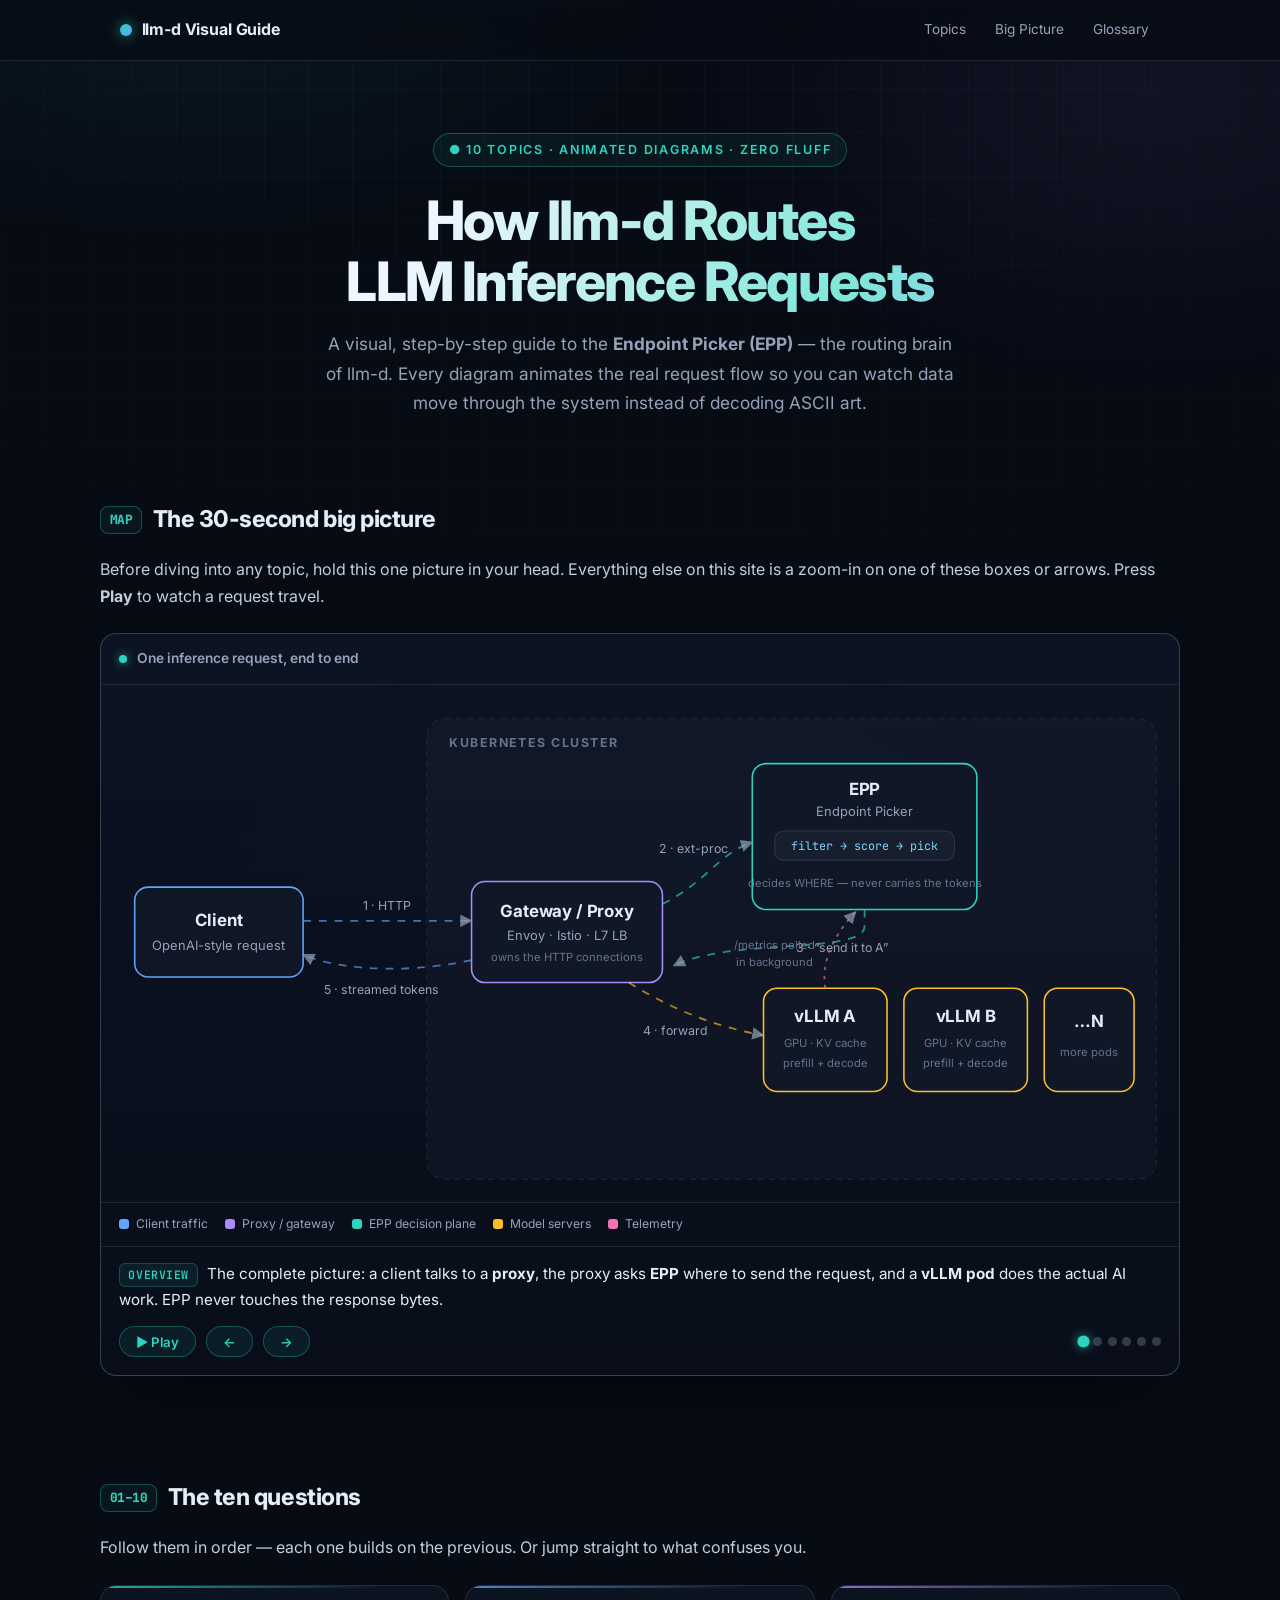
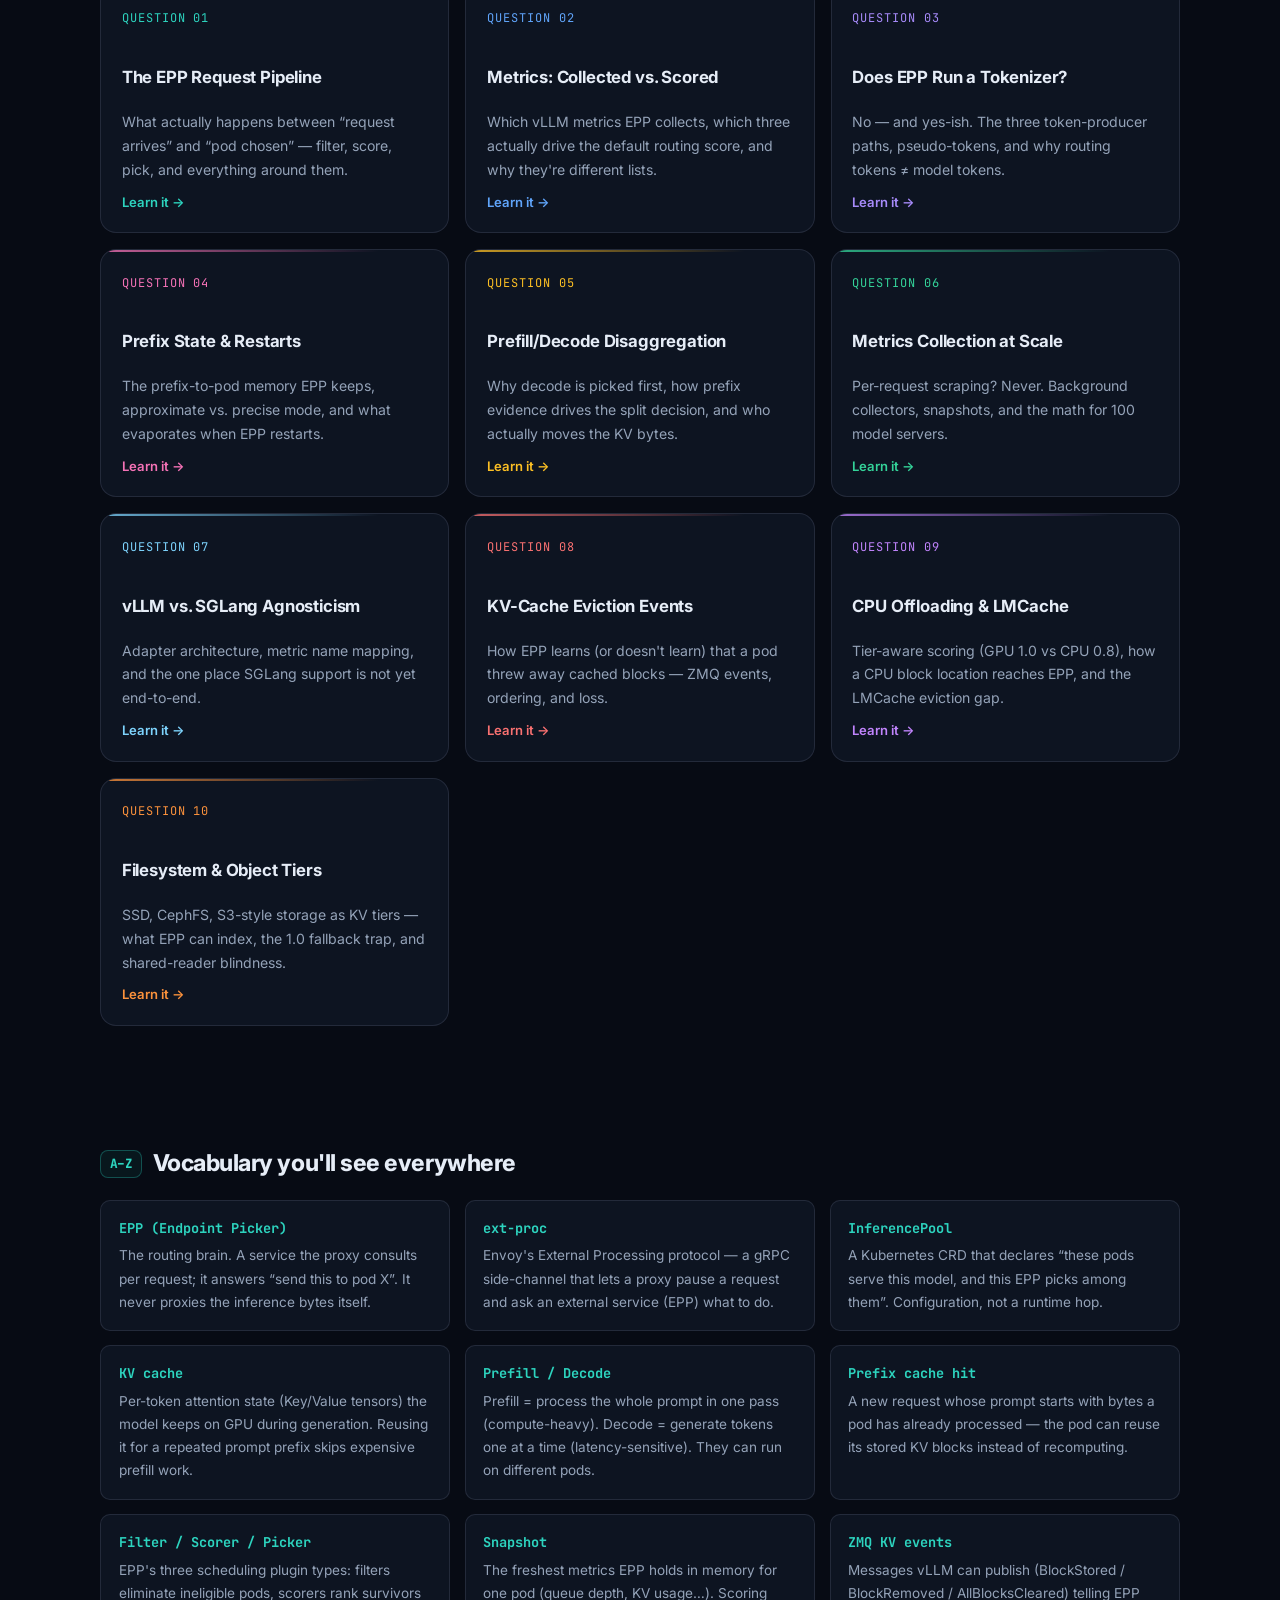
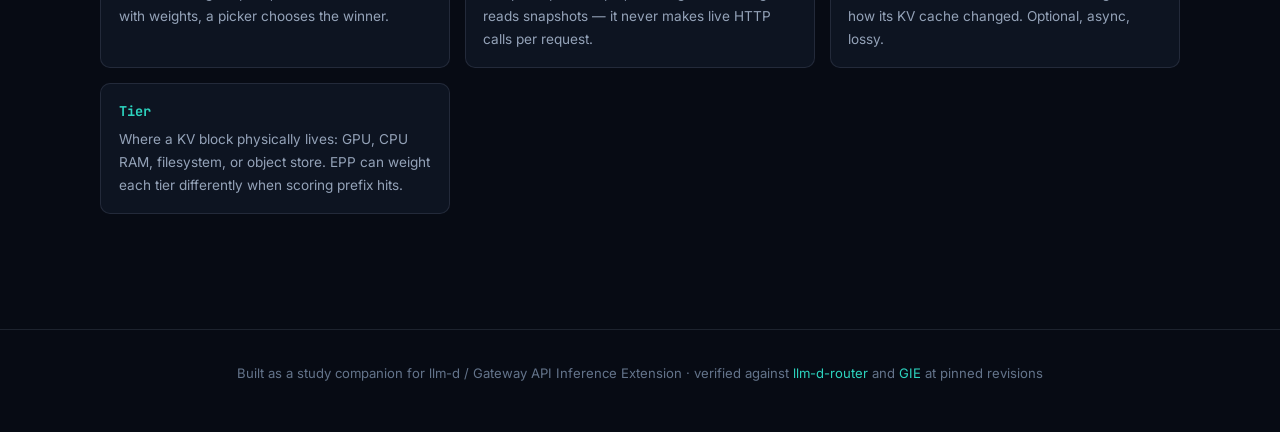
<file: index.html>
<!DOCTYPE html>
<html lang="en">
<head>
<meta charset="UTF-8">
<meta name="viewport" content="width=device-width, initial-scale=1.0">
<title>llm-d Visual Architecture Guide</title>
<meta name="description" content="Animated, step-by-step architecture diagrams explaining llm-d's Endpoint Picker (EPP), KV-cache aware routing, prefill/decode disaggregation, and more.">
<link rel="preconnect" href="https://fonts.googleapis.com">
<link rel="preconnect" href="https://fonts.gstatic.com" crossorigin>
<link href="https://fonts.googleapis.com/css2?family=Inter:wght@400;500;600;700;800&family=JetBrains+Mono:wght@400;600;700&display=swap" rel="stylesheet">
<link rel="stylesheet" href="assets/style.css">
<link rel="icon" href="data:image/svg+xml,<svg xmlns='http://www.w3.org/2000/svg' viewBox='0 0 100 100'><circle cx='50' cy='50' r='40' fill='%232dd4bf'/></svg>">
</head>
<body>

<header class="site-header">
  <div class="inner">
    <a class="brand" href="index.html"><span class="logo-dot"></span> llm-d Visual Guide</a>
    <nav class="header-nav">
      <a href="#topics">Topics</a>
      <a href="#map">Big Picture</a>
      <a href="#glossary">Glossary</a>
    </nav>
  </div>
</header>

<main>
  <section class="hero container">
    <span class="eyebrow">● 10 topics · animated diagrams · zero fluff</span>
    <h1>How llm-d Routes<br>LLM Inference Requests</h1>
    <p class="sub">
      A visual, step-by-step guide to the <strong>Endpoint Picker (EPP)</strong> — the routing brain
      of llm-d. Every diagram animates the real request flow so you can watch data move
      through the system instead of decoding ASCII art.
    </p>
  </section>

  <!-- ============ BIG PICTURE DIAGRAM ============ -->
  <section id="map" class="container section reveal">
    <h2><span class="num">MAP</span> The 30-second big picture</h2>
    <p class="prose" style="color:#c3cede; margin-bottom: 0.5rem;">
      Before diving into any topic, hold this one picture in your head. Everything else on this
      site is a zoom-in on one of these boxes or arrows. Press <strong>Play</strong> to watch a request travel.
    </p>

    <div class="diagram-card">
      <div class="diagram-title"><span class="dot"></span> One inference request, end to end</div>
      <div class="diagram-scroll">
        <svg viewBox="0 0 960 460" xmlns="http://www.w3.org/2000/svg" role="img" aria-label="High level llm-d architecture">
          <defs>
            <marker id="arr" viewBox="0 0 10 10" refX="9" refY="5" markerWidth="7" markerHeight="7" orient="auto-start-reverse">
              <path d="M0,0 L10,5 L0,10 z" fill="rgba(148,163,184,0.7)"/>
            </marker>
          </defs>

          <!-- zones -->
          <g class="dimmable" data-s="1,2,3,4,5">
            <rect class="zone-box" x="290" y="30" width="650" height="410" rx="16"/>
            <text class="t-zone" x="310" y="55">KUBERNETES CLUSTER</text>
          </g>

          <!-- client -->
          <g class="dimmable" data-s="1,5">
            <rect class="node-box s-client" x="30" y="180" width="150" height="80" rx="12"/>
            <text class="t-title" x="105" y="215" text-anchor="middle">Client</text>
            <text class="t-sub" x="105" y="236" text-anchor="middle">OpenAI-style request</text>
          </g>

          <!-- proxy -->
          <g class="dimmable" data-s="1,2,4,5">
            <rect class="node-box s-proxy" x="330" y="175" width="170" height="90" rx="12"/>
            <text class="t-title" x="415" y="207" text-anchor="middle">Gateway / Proxy</text>
            <text class="t-sub" x="415" y="227" text-anchor="middle">Envoy · Istio · L7 LB</text>
            <text class="t-tiny" x="415" y="246" text-anchor="middle">owns the HTTP connections</text>
          </g>

          <!-- EPP -->
          <g class="dimmable" data-s="2,3">
            <rect class="node-box s-epp" x="580" y="70" width="200" height="130" rx="12"/>
            <text class="t-title" x="680" y="98" text-anchor="middle">EPP</text>
            <text class="t-sub" x="680" y="117" text-anchor="middle">Endpoint Picker</text>
            <rect class="inner-box" x="600" y="130" width="160" height="26" rx="7"/>
            <text class="t-mono" x="680" y="147" text-anchor="middle">filter → score → pick</text>
            <text class="t-tiny" x="680" y="180" text-anchor="middle">decides WHERE — never carries the tokens</text>
          </g>

          <!-- model servers -->
          <g class="dimmable" data-s="3,4,5">
            <rect class="node-box s-model" x="590" y="270" width="110" height="92" rx="12"/>
            <text class="t-title" x="645" y="300" text-anchor="middle">vLLM A</text>
            <text class="t-tiny" x="645" y="322" text-anchor="middle">GPU · KV cache</text>
            <text class="t-tiny" x="645" y="340" text-anchor="middle">prefill + decode</text>
          </g>
          <g class="dimmable" data-s="3">
            <rect class="node-box s-model" x="715" y="270" width="110" height="92" rx="12"/>
            <text class="t-title" x="770" y="300" text-anchor="middle">vLLM B</text>
            <text class="t-tiny" x="770" y="322" text-anchor="middle">GPU · KV cache</text>
            <text class="t-tiny" x="770" y="340" text-anchor="middle">prefill + decode</text>
          </g>
          <g class="dimmable" data-s="3">
            <rect class="node-box s-model" x="840" y="270" width="80" height="92" rx="12"/>
            <text class="t-title" x="880" y="305" text-anchor="middle">…N</text>
            <text class="t-tiny" x="880" y="330" text-anchor="middle">more pods</text>
          </g>

          <!-- edges -->
          <path class="edge e-client flow dimmable" data-s="1" d="M180,210 L330,210" marker-end="url(#arr)"/>
          <text class="t-label dimmable" data-s="1" x="255" y="200" text-anchor="middle">1 · HTTP</text>

          <path class="edge e-epp flow dimmable" data-s="2" d="M500,195 C540,175 550,150 580,140" marker-end="url(#arr)"/>
          <text class="t-label dimmable" data-s="2" x="528" y="150" text-anchor="middle">2 · ext-proc</text>

          <path class="edge e-epp flow dimmable" data-s="3" d="M680,200 L680,215 C680,240 560,225 510,250" marker-end="url(#arr)"/>
          <text class="t-label dimmable" data-s="3" x="660" y="238" text-anchor="middle">3 · “send it to A”</text>

          <path class="edge e-model flow dimmable" data-s="4" d="M470,265 C510,290 550,305 590,312" marker-end="url(#arr)"/>
          <text class="t-label dimmable" data-s="4" x="512" y="312" text-anchor="middle">4 · forward</text>

          <path class="edge e-client flow dimmable" data-s="5" d="M330,245 C260,260 200,250 180,240" marker-end="url(#arr)"/>
          <text class="t-label dimmable" data-s="5" x="250" y="275" text-anchor="middle">5 · streamed tokens</text>

          <!-- background metrics hint -->
          <g class="dimmable" data-s="3">
            <path class="edge e-metrics" stroke-dasharray="3 5" d="M645,270 C640,240 660,215 672,202" marker-end="url(#arr)"/>
            <text class="t-tiny" x="600" y="235" text-anchor="middle">/metrics polled</text>
            <text class="t-tiny" x="600" y="250" text-anchor="middle">in background</text>
          </g>
        </svg>
      </div>
      <div class="legend">
        <span><i style="background:var(--client)"></i> Client traffic</span>
        <span><i style="background:var(--proxy)"></i> Proxy / gateway</span>
        <span><i style="background:var(--epp)"></i> EPP decision plane</span>
        <span><i style="background:var(--model)"></i> Model servers</span>
        <span><i style="background:var(--metrics)"></i> Telemetry</span>
      </div>
      <script type="application/json" class="steps">[
        {"text":"The complete picture: a client talks to a <strong>proxy</strong>, the proxy asks <strong>EPP</strong> where to send the request, and a <strong>vLLM pod</strong> does the actual AI work. EPP never touches the response bytes."},
        {"text":"A client sends a normal OpenAI-style HTTP request (chat/completions). It hits the <strong>Gateway/Proxy</strong> — the only component that holds client connections."},
        {"text":"The proxy pauses and consults <strong>EPP</strong> over the <code>ext-proc</code> gRPC protocol: <em>“I have this request — which backend pod should get it?”</em>"},
        {"text":"EPP runs its pipeline — <strong>filter → score → pick</strong> — over all candidate pods, using metrics it already collected in the background. It answers with one destination: <em>vLLM A</em>."},
        {"text":"The proxy opens the connection to the chosen pod and forwards the request. The pod runs <strong>prefill</strong> (process the prompt) and <strong>decode</strong> (generate tokens)."},
        {"text":"Tokens stream back through the proxy to the client. Notice: the response path never passes through EPP — it is a <strong>decision service</strong>, not a data pipe."}
      ]</script>
      <div class="player"></div>
    </div>
  </section>

  <!-- ============ TOPIC CARDS ============ -->
  <section id="topics" class="container section reveal">
    <h2><span class="num">01–10</span> The ten questions</h2>
    <p style="color:#c3cede; margin-bottom: 0.5rem;">
      Follow them in order — each one builds on the previous. Or jump straight to what confuses you.
    </p>
    <div class="topic-grid">
      <a class="topic-card" href="q1.html" style="--accent:#2dd4bf">
        <span class="card-num">QUESTION 01</span>
        <h3>The EPP Request Pipeline</h3>
        <p>What actually happens between “request arrives” and “pod chosen” — filter, score, pick, and everything around them.</p>
        <span class="card-cta">Learn it →</span>
      </a>
      <a class="topic-card" href="q2.html" style="--accent:#60a5fa">
        <span class="card-num">QUESTION 02</span>
        <h3>Metrics: Collected vs. Scored</h3>
        <p>Which vLLM metrics EPP collects, which three actually drive the default routing score, and why they're different lists.</p>
        <span class="card-cta">Learn it →</span>
      </a>
      <a class="topic-card" href="q3.html" style="--accent:#a78bfa">
        <span class="card-num">QUESTION 03</span>
        <h3>Does EPP Run a Tokenizer?</h3>
        <p>No — and yes-ish. The three token-producer paths, pseudo-tokens, and why routing tokens ≠ model tokens.</p>
        <span class="card-cta">Learn it →</span>
      </a>
      <a class="topic-card" href="q4.html" style="--accent:#f472b6">
        <span class="card-num">QUESTION 04</span>
        <h3>Prefix State &amp; Restarts</h3>
        <p>The prefix-to-pod memory EPP keeps, approximate vs. precise mode, and what evaporates when EPP restarts.</p>
        <span class="card-cta">Learn it →</span>
      </a>
      <a class="topic-card" href="q5.html" style="--accent:#fbbf24">
        <span class="card-num">QUESTION 05</span>
        <h3>Prefill/Decode Disaggregation</h3>
        <p>Why decode is picked first, how prefix evidence drives the split decision, and who actually moves the KV bytes.</p>
        <span class="card-cta">Learn it →</span>
      </a>
      <a class="topic-card" href="q6.html" style="--accent:#34d399">
        <span class="card-num">QUESTION 06</span>
        <h3>Metrics Collection at Scale</h3>
        <p>Per-request scraping? Never. Background collectors, snapshots, and the math for 100 model servers.</p>
        <span class="card-cta">Learn it →</span>
      </a>
      <a class="topic-card" href="q7.html" style="--accent:#7dd3fc">
        <span class="card-num">QUESTION 07</span>
        <h3>vLLM vs. SGLang Agnosticism</h3>
        <p>Adapter architecture, metric name mapping, and the one place SGLang support is not yet end-to-end.</p>
        <span class="card-cta">Learn it →</span>
      </a>
      <a class="topic-card" href="q8.html" style="--accent:#f87171">
        <span class="card-num">QUESTION 08</span>
        <h3>KV-Cache Eviction Events</h3>
        <p>How EPP learns (or doesn't learn) that a pod threw away cached blocks — ZMQ events, ordering, and loss.</p>
        <span class="card-cta">Learn it →</span>
      </a>
      <a class="topic-card" href="q9.html" style="--accent:#c084fc">
        <span class="card-num">QUESTION 09</span>
        <h3>CPU Offloading &amp; LMCache</h3>
        <p>Tier-aware scoring (GPU 1.0 vs CPU 0.8), how a CPU block location reaches EPP, and the LMCache eviction gap.</p>
        <span class="card-cta">Learn it →</span>
      </a>
      <a class="topic-card" href="q10.html" style="--accent:#fb923c">
        <span class="card-num">QUESTION 10</span>
        <h3>Filesystem &amp; Object Tiers</h3>
        <p>SSD, CephFS, S3-style storage as KV tiers — what EPP can index, the 1.0 fallback trap, and shared-reader blindness.</p>
        <span class="card-cta">Learn it →</span>
      </a>
    </div>
  </section>

  <!-- ============ GLOSSARY ============ -->
  <section id="glossary" class="container section reveal">
    <h2><span class="num">A–Z</span> Vocabulary you'll see everywhere</h2>
    <div class="glossary">
      <div class="gloss-item"><div class="term">EPP (Endpoint Picker)</div><div class="def">The routing brain. A service the proxy consults per request; it answers “send this to pod X”. It never proxies the inference bytes itself.</div></div>
      <div class="gloss-item"><div class="term">ext-proc</div><div class="def">Envoy's External Processing protocol — a gRPC side-channel that lets a proxy pause a request and ask an external service (EPP) what to do.</div></div>
      <div class="gloss-item"><div class="term">InferencePool</div><div class="def">A Kubernetes CRD that declares “these pods serve this model, and this EPP picks among them”. Configuration, not a runtime hop.</div></div>
      <div class="gloss-item"><div class="term">KV cache</div><div class="def">Per-token attention state (Key/Value tensors) the model keeps on GPU during generation. Reusing it for a repeated prompt prefix skips expensive prefill work.</div></div>
      <div class="gloss-item"><div class="term">Prefill / Decode</div><div class="def">Prefill = process the whole prompt in one pass (compute-heavy). Decode = generate tokens one at a time (latency-sensitive). They can run on different pods.</div></div>
      <div class="gloss-item"><div class="term">Prefix cache hit</div><div class="def">A new request whose prompt starts with bytes a pod has already processed — the pod can reuse its stored KV blocks instead of recomputing.</div></div>
      <div class="gloss-item"><div class="term">Filter / Scorer / Picker</div><div class="def">EPP's three scheduling plugin types: filters eliminate ineligible pods, scorers rank survivors with weights, a picker chooses the winner.</div></div>
      <div class="gloss-item"><div class="term">Snapshot</div><div class="def">The freshest metrics EPP holds in memory for one pod (queue depth, KV usage…). Scoring reads snapshots — it never makes live HTTP calls per request.</div></div>
      <div class="gloss-item"><div class="term">ZMQ KV events</div><div class="def">Messages vLLM can publish (BlockStored / BlockRemoved / AllBlocksCleared) telling EPP how its KV cache changed. Optional, async, lossy.</div></div>
      <div class="gloss-item"><div class="term">Tier</div><div class="def">Where a KV block physically lives: GPU, CPU RAM, filesystem, or object store. EPP can weight each tier differently when scoring prefix hits.</div></div>
    </div>
  </section>
</main>

<footer class="site-footer">
  <div class="container">
    Built as a study companion for llm-d / Gateway API Inference Extension ·
    verified against <a href="https://github.com/llm-d/llm-d-router">llm-d-router</a> and
    <a href="https://github.com/kubernetes-sigs/gateway-api-inference-extension">GIE</a> at pinned revisions
  </div>
</footer>

<script src="assets/app.js"></script>
</body>
</html>
</file>
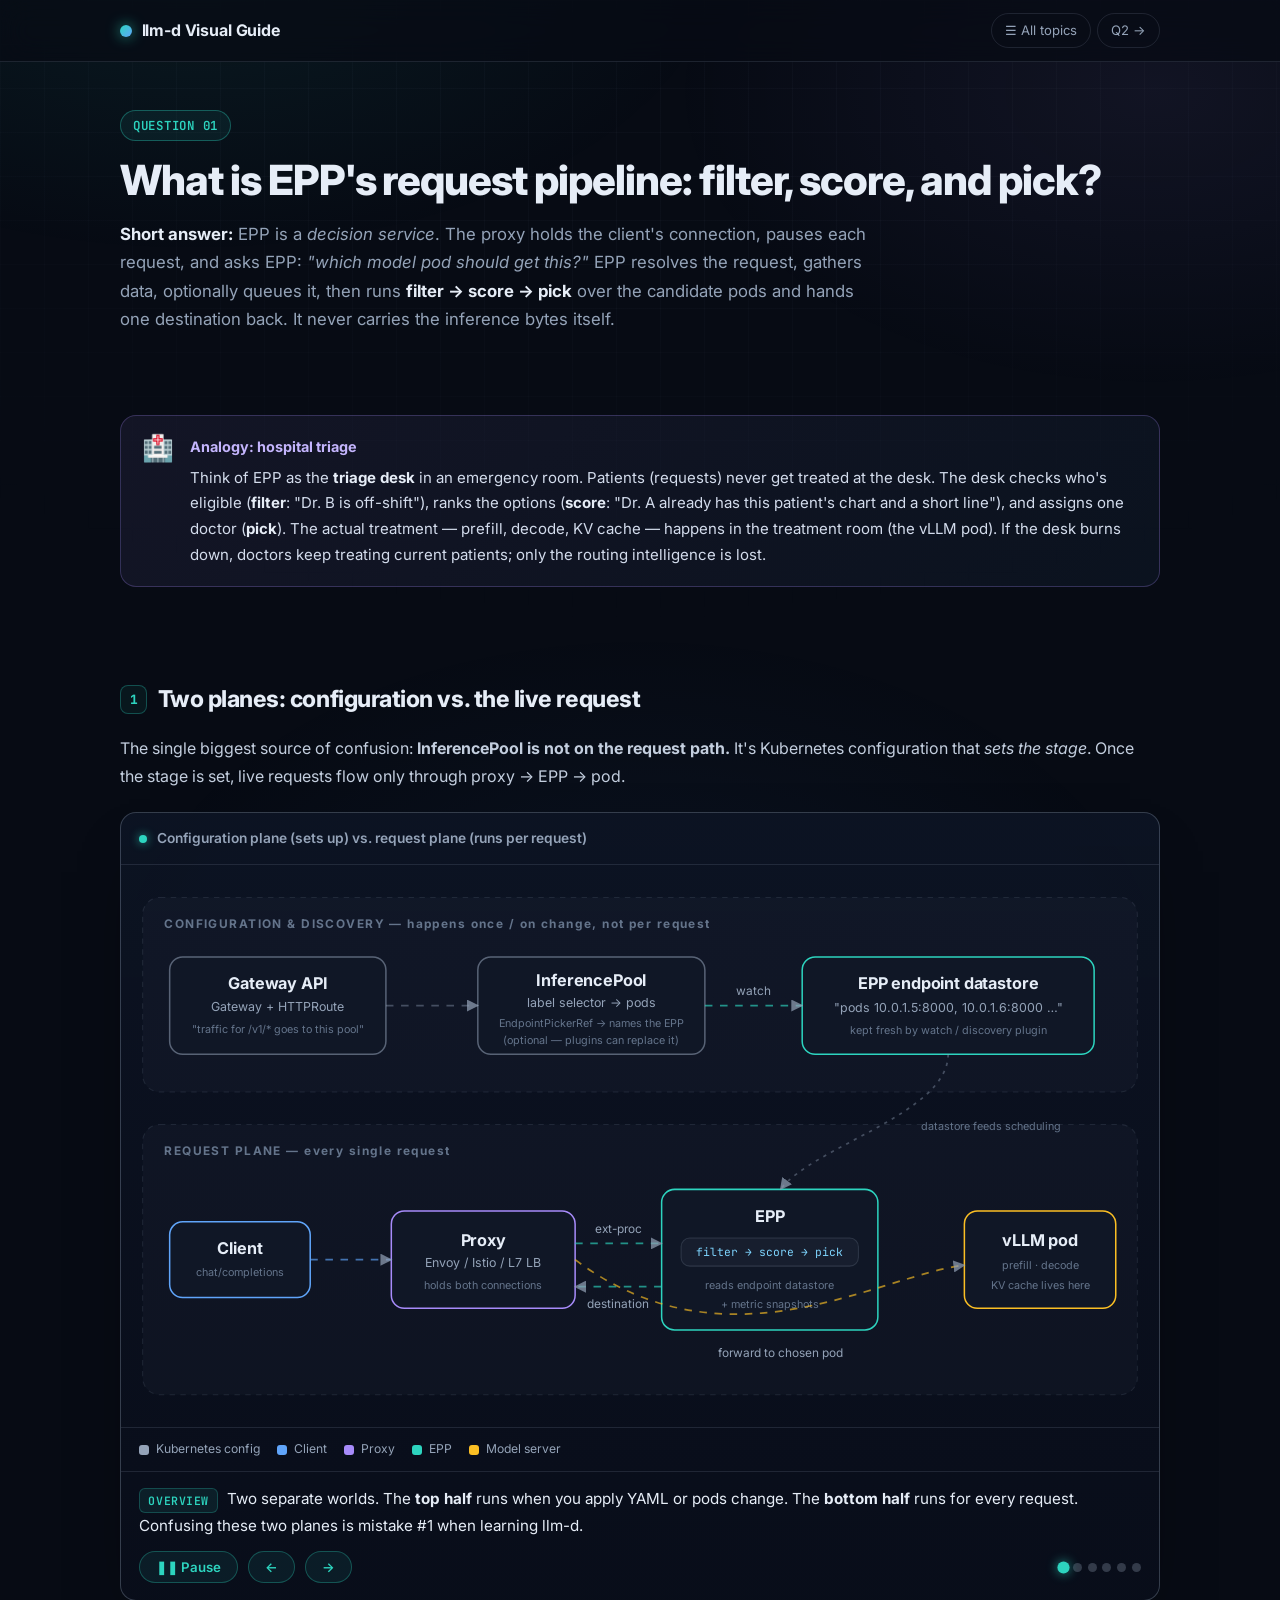
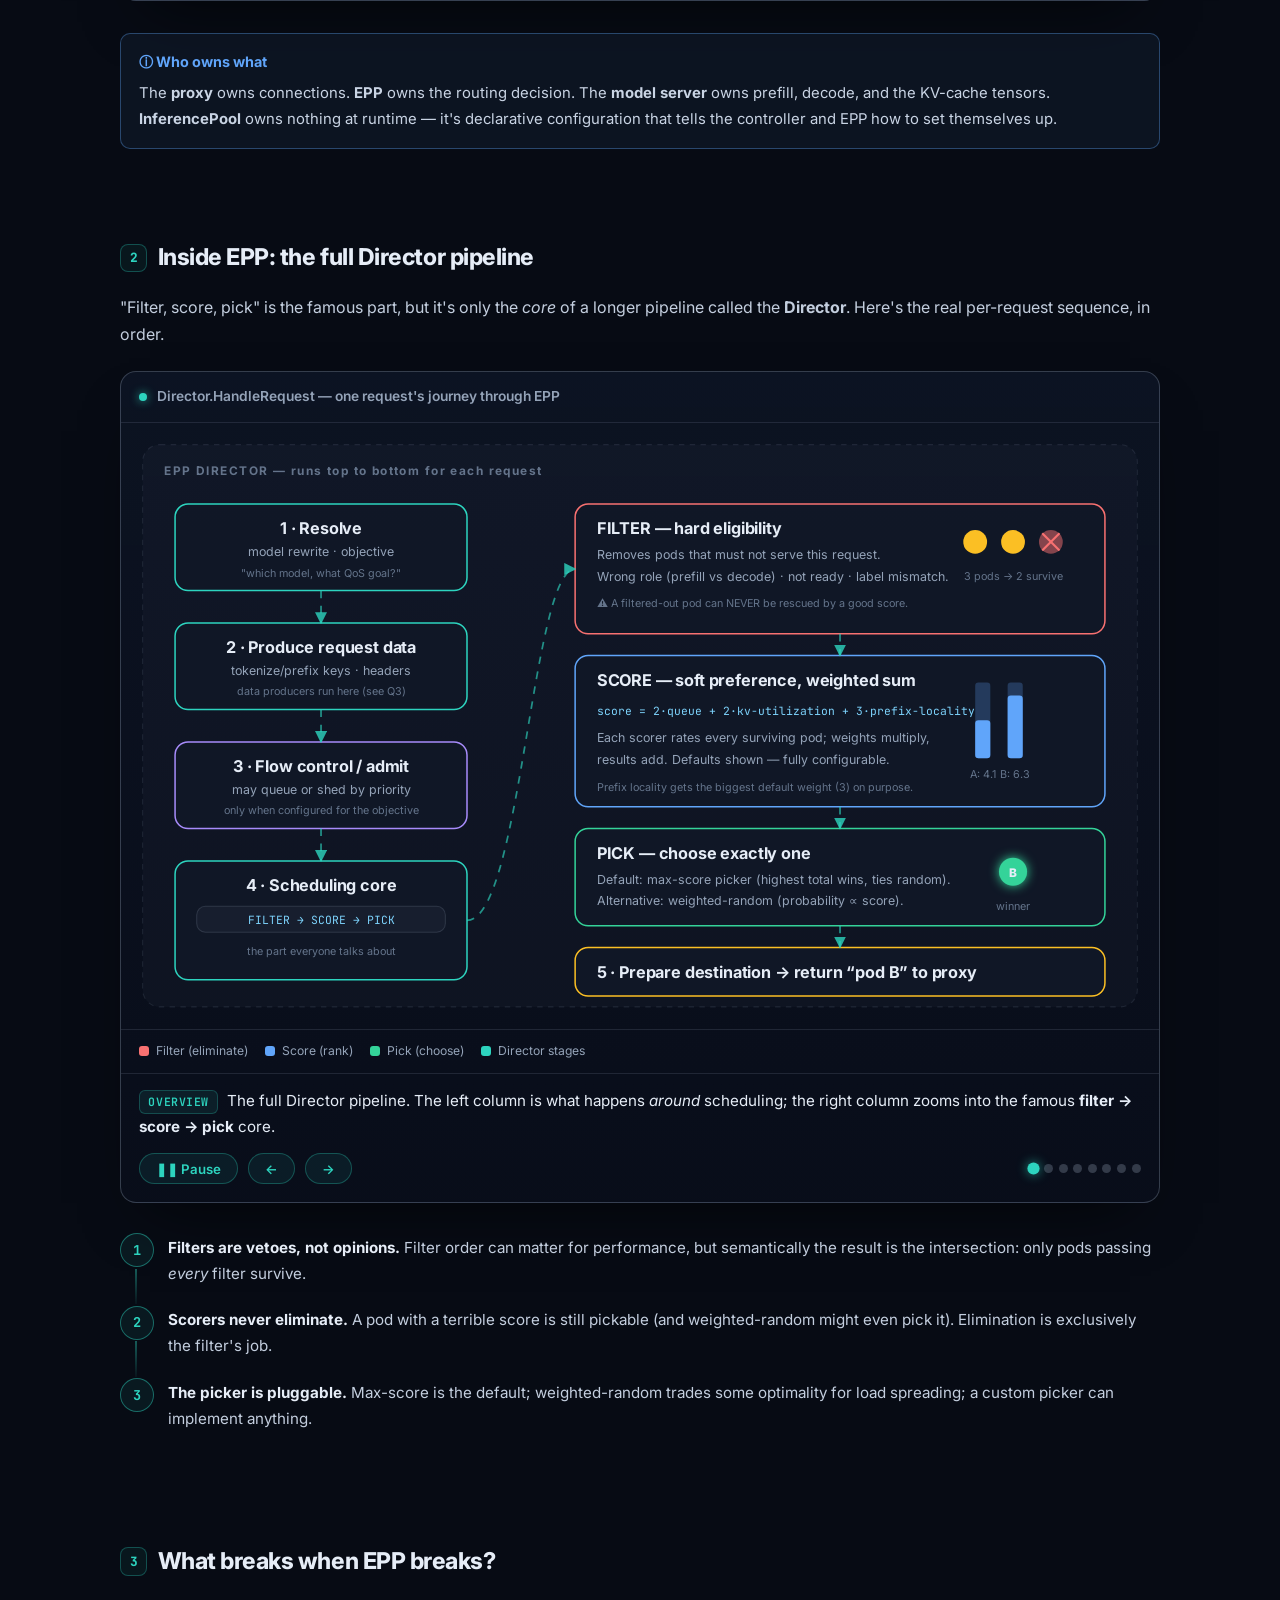
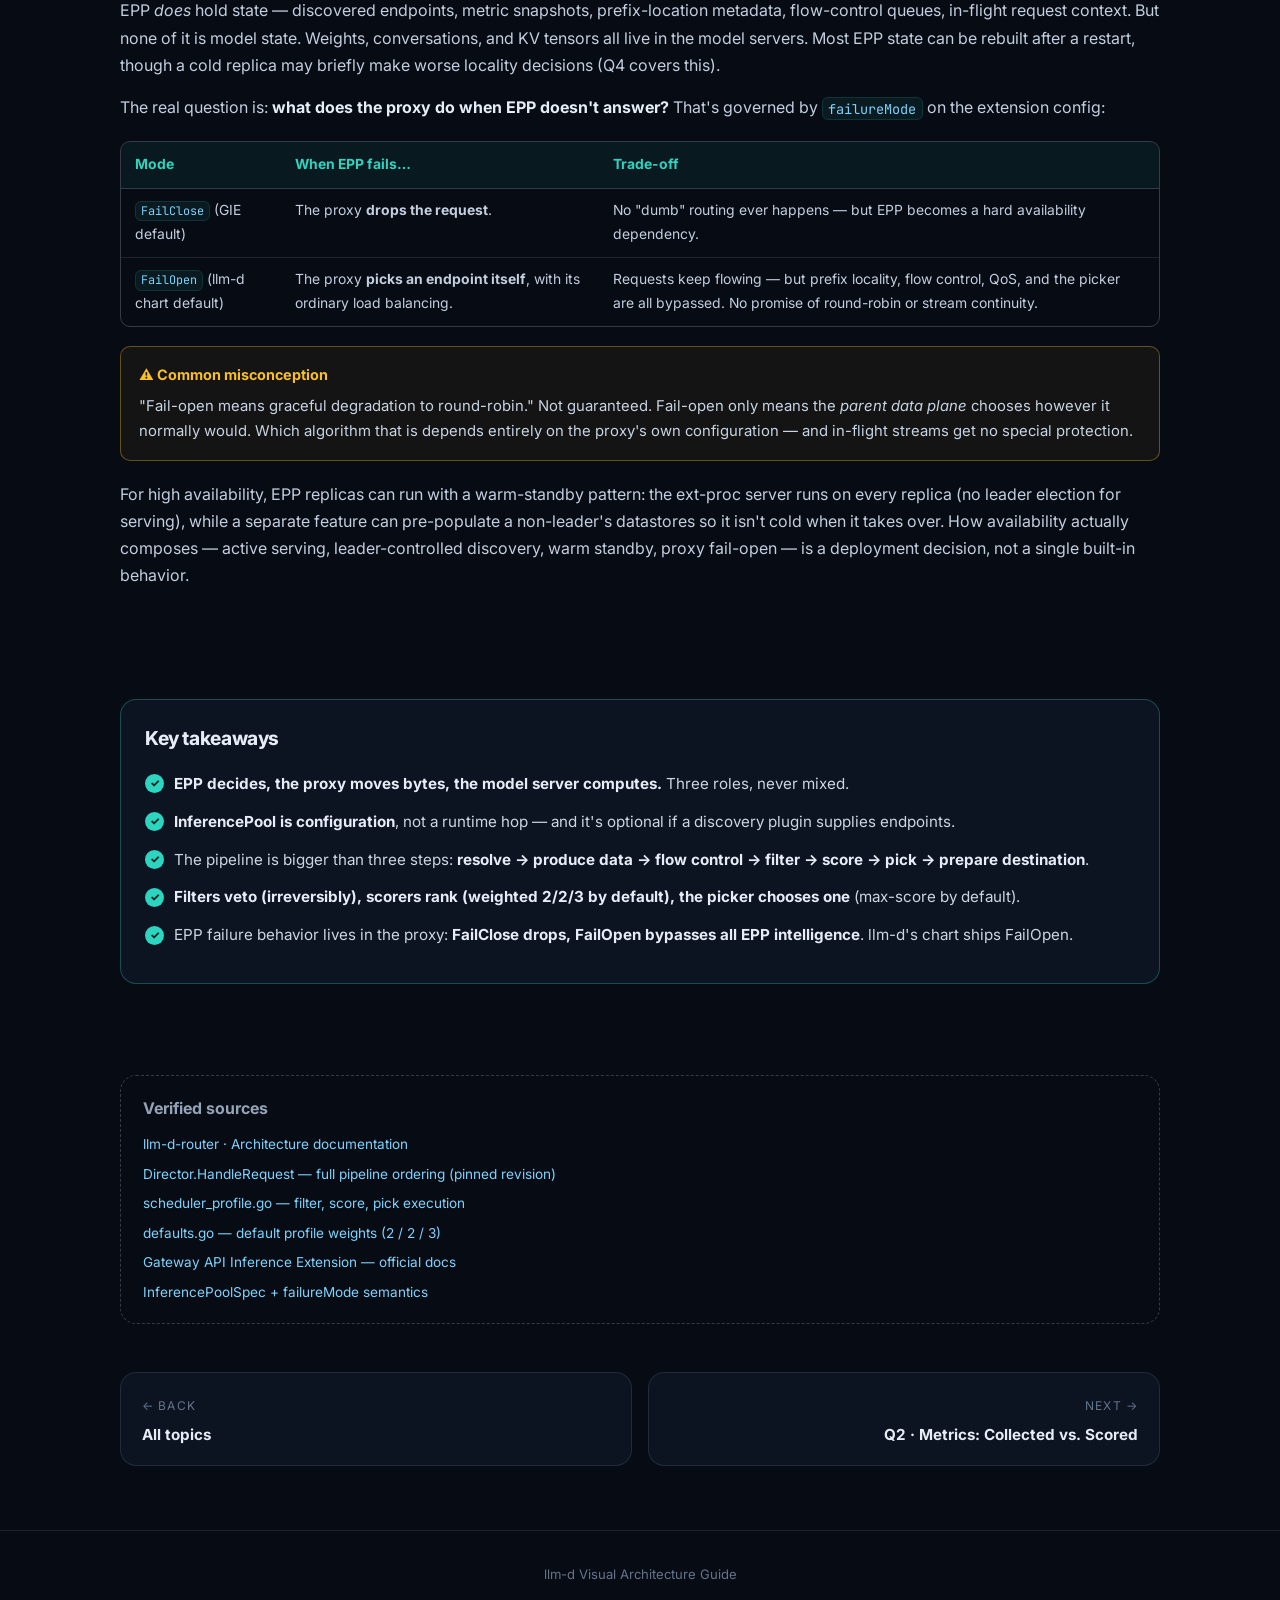
<file: q1.html>
<!DOCTYPE html>
<html lang="en">
<head>
<meta charset="UTF-8">
<meta name="viewport" content="width=device-width, initial-scale=1.0">
<title>Q1 · The EPP Request Pipeline — llm-d Visual Guide</title>
<link rel="preconnect" href="https://fonts.googleapis.com">
<link rel="preconnect" href="https://fonts.gstatic.com" crossorigin>
<link href="https://fonts.googleapis.com/css2?family=Inter:wght@400;500;600;700;800&family=JetBrains+Mono:wght@400;600;700&display=swap" rel="stylesheet">
<link rel="stylesheet" href="assets/style.css">
<link rel="icon" href="data:image/svg+xml,<svg xmlns='http://www.w3.org/2000/svg' viewBox='0 0 100 100'><circle cx='50' cy='50' r='40' fill='%232dd4bf'/></svg>">
</head>
<body>

<header class="site-header">
  <div class="inner">
    <a class="brand" href="index.html"><span class="logo-dot"></span> llm-d Visual Guide</a>
    <div class="pager">
      <a href="index.html">☰ All topics</a>
      <a href="q2.html">Q2 →</a>
    </div>
  </div>
</header>

<main class="container">

  <section class="topic-hero reveal">
    <span class="q-badge">QUESTION 01</span>
    <h1>What is EPP's request pipeline: filter, score, and pick?</h1>
    <p class="lede">
      <strong>Short answer:</strong> EPP is a <em>decision service</em>. The proxy holds the client's
      connection, pauses each request, and asks EPP: <em>"which model pod should get this?"</em>
      EPP resolves the request, gathers data, optionally queues it, then runs
      <strong>filter → score → pick</strong> over the candidate pods and hands one destination back.
      It never carries the inference bytes itself.
    </p>
  </section>

  <section class="section reveal">
    <div class="analogy">
      <div class="emoji">🏥</div>
      <div class="body">
        <span class="a-title">Analogy: hospital triage</span>
        Think of EPP as the <strong>triage desk</strong> in an emergency room. Patients (requests) never get
        treated at the desk. The desk checks who's eligible (<strong>filter</strong>: "Dr. B is off-shift"),
        ranks the options (<strong>score</strong>: "Dr. A already has this patient's chart and a short line"),
        and assigns one doctor (<strong>pick</strong>). The actual treatment — prefill, decode, KV cache —
        happens in the treatment room (the vLLM pod). If the desk burns down, doctors keep treating
        current patients; only the routing intelligence is lost.
      </div>
    </div>
  </section>

  <!-- ===== DIAGRAM 1: the two planes ===== -->
  <section class="section reveal">
    <h2><span class="num">1</span> Two planes: configuration vs. the live request</h2>
    <p class="prose" style="color:#c3cede">
      The single biggest source of confusion: <strong>InferencePool is not on the request path.</strong>
      It's Kubernetes configuration that <em>sets the stage</em>. Once the stage is set, live requests
      flow only through proxy → EPP → pod.
    </p>

    <div class="diagram-card">
      <div class="diagram-title"><span class="dot"></span> Configuration plane (sets up) vs. request plane (runs per request)</div>
      <div class="diagram-scroll">
        <svg viewBox="0 0 960 520" xmlns="http://www.w3.org/2000/svg" role="img" aria-label="Configuration plane versus request plane">
          <defs>
            <marker id="arr1" viewBox="0 0 10 10" refX="9" refY="5" markerWidth="7" markerHeight="7" orient="auto-start-reverse">
              <path d="M0,0 L10,5 L0,10 z" fill="rgba(148,163,184,0.7)"/>
            </marker>
          </defs>

          <!-- config zone -->
          <g class="dimmable" data-s="1,2">
            <rect class="zone-box" x="20" y="30" width="920" height="180"/>
            <text class="t-zone" x="40" y="58">CONFIGURATION &amp; DISCOVERY — happens once / on change, not per request</text>
          </g>

          <g class="dimmable" data-s="1">
            <rect class="node-box s-neutral" x="45" y="85" width="200" height="90" rx="12"/>
            <text class="t-title" x="145" y="115" text-anchor="middle">Gateway API</text>
            <text class="t-sub" x="145" y="135" text-anchor="middle">Gateway + HTTPRoute</text>
            <text class="t-tiny" x="145" y="155" text-anchor="middle">"traffic for /v1/* goes to this pool"</text>
          </g>

          <g class="dimmable" data-s="1,2">
            <rect class="node-box s-neutral" x="330" y="85" width="210" height="90" rx="12"/>
            <text class="t-title" x="435" y="112" text-anchor="middle">InferencePool</text>
            <text class="t-sub" x="435" y="131" text-anchor="middle">label selector → pods</text>
            <text class="t-tiny" x="435" y="150" text-anchor="middle">EndpointPickerRef → names the EPP</text>
            <text class="t-tiny" x="435" y="166" text-anchor="middle">(optional — plugins can replace it)</text>
          </g>

          <g class="dimmable" data-s="2">
            <rect class="node-box s-epp" x="630" y="85" width="270" height="90" rx="12"/>
            <text class="t-title" x="765" y="115" text-anchor="middle">EPP endpoint datastore</text>
            <text class="t-sub" x="765" y="136" text-anchor="middle">"pods 10.0.1.5:8000, 10.0.1.6:8000 …"</text>
            <text class="t-tiny" x="765" y="156" text-anchor="middle">kept fresh by watch / discovery plugin</text>
          </g>

          <path class="edge flow dimmable" data-s="1" d="M245,130 L330,130" marker-end="url(#arr1)"/>
          <path class="edge e-epp flow dimmable" data-s="2" d="M540,130 L630,130" marker-end="url(#arr1)"/>
          <text class="t-label dimmable" data-s="2" x="585" y="120" text-anchor="middle">watch</text>

          <!-- request zone -->
          <g class="dimmable" data-s="3,4,5">
            <rect class="zone-box" x="20" y="240" width="920" height="250"/>
            <text class="t-zone" x="40" y="268">REQUEST PLANE — every single request</text>
          </g>

          <g class="dimmable" data-s="3,5">
            <rect class="node-box s-client" x="45" y="330" width="130" height="70" rx="12"/>
            <text class="t-title" x="110" y="360" text-anchor="middle">Client</text>
            <text class="t-tiny" x="110" y="380" text-anchor="middle">chat/completions</text>
          </g>

          <g class="dimmable" data-s="3,4,5">
            <rect class="node-box s-proxy" x="250" y="320" width="170" height="90" rx="12"/>
            <text class="t-title" x="335" y="352" text-anchor="middle">Proxy</text>
            <text class="t-sub" x="335" y="372" text-anchor="middle">Envoy / Istio / L7 LB</text>
            <text class="t-tiny" x="335" y="392" text-anchor="middle">holds both connections</text>
          </g>

          <g class="dimmable" data-s="4">
            <rect class="node-box s-epp" x="500" y="300" width="200" height="130" rx="12"/>
            <text class="t-title" x="600" y="330" text-anchor="middle">EPP</text>
            <rect class="inner-box" x="518" y="345" width="164" height="26"/>
            <text class="t-mono" x="600" y="362" text-anchor="middle">filter → score → pick</text>
            <text class="t-tiny" x="600" y="392" text-anchor="middle">reads endpoint datastore</text>
            <text class="t-tiny" x="600" y="410" text-anchor="middle">+ metric snapshots</text>
          </g>

          <g class="dimmable" data-s="5">
            <rect class="node-box s-model" x="780" y="320" width="140" height="90" rx="12"/>
            <text class="t-title" x="850" y="352" text-anchor="middle">vLLM pod</text>
            <text class="t-tiny" x="850" y="374" text-anchor="middle">prefill · decode</text>
            <text class="t-tiny" x="850" y="392" text-anchor="middle">KV cache lives here</text>
          </g>

          <path class="edge e-client flow dimmable" data-s="3" d="M175,365 L250,365" marker-end="url(#arr1)"/>
          <path class="edge e-epp flow dimmable" data-s="4" d="M420,350 L500,350" marker-end="url(#arr1)"/>
          <text class="t-label dimmable" data-s="4" x="460" y="340" text-anchor="middle">ext-proc</text>
          <path class="edge e-epp flow dimmable" data-s="4" d="M500,390 L420,390" marker-end="url(#arr1)"/>
          <text class="t-label dimmable" data-s="4" x="460" y="410" text-anchor="middle">destination</text>
          <path class="edge e-model flow dimmable" data-s="5" d="M420,365 C560,470 700,380 780,370" marker-end="url(#arr1)"/>
          <text class="t-label dimmable" data-s="5" x="610" y="455" text-anchor="middle">forward to chosen pod</text>

          <!-- config feeds request plane -->
          <path class="edge dimmable" data-s="2,4" stroke-dasharray="3 5" d="M765,175 C765,230 640,260 610,300" marker-end="url(#arr1)"/>
          <text class="t-tiny dimmable" data-s="2,4" x="740" y="245">datastore feeds scheduling</text>
        </svg>
      </div>
      <div class="legend">
        <span><i style="background:var(--neutral)"></i> Kubernetes config</span>
        <span><i style="background:var(--client)"></i> Client</span>
        <span><i style="background:var(--proxy)"></i> Proxy</span>
        <span><i style="background:var(--epp)"></i> EPP</span>
        <span><i style="background:var(--model)"></i> Model server</span>
      </div>
      <script type="application/json" class="steps">[
        {"text":"Two separate worlds. The <strong>top half</strong> runs when you apply YAML or pods change. The <strong>bottom half</strong> runs for every request. Confusing these two planes is mistake #1 when learning llm-d."},
        {"text":"An operator creates <strong>Gateway + HTTPRoute</strong> objects: \"requests matching this route go to this InferencePool\". A controller programs the proxy accordingly. This happens once, not per request."},
        {"text":"The <strong>InferencePool</strong> selects model pods by label and names which EPP to use. EPP watches it and fills its <strong>endpoint datastore</strong> — its private list of candidate pod addresses. (A custom discovery plugin can replace InferencePool entirely.)"},
        {"text":"Now a real request: a client sends a chat/completions call. It lands on the <strong>proxy</strong> — the only process holding the client's TCP connection."},
        {"text":"The proxy consults <strong>EPP</strong> via ext-proc. EPP looks at its already-populated datastore and metric snapshots, runs filter → score → pick, and replies with one destination address. Notice InferencePool is nowhere in this hop."},
        {"text":"The proxy forwards the request to the chosen <strong>vLLM pod</strong>, which does prefill and decode and streams tokens back through the proxy. EPP is out of the picture until the next request."}
      ]</script>
      <div class="player"></div>
    </div>

    <div class="callout info">
      <div class="co-title">ⓘ Who owns what</div>
      The <strong>proxy</strong> owns connections. <strong>EPP</strong> owns the routing decision.
      The <strong>model server</strong> owns prefill, decode, and the KV-cache tensors.
      <strong>InferencePool</strong> owns nothing at runtime — it's declarative configuration that tells
      the controller and EPP how to set themselves up.
    </div>
  </section>

  <!-- ===== DIAGRAM 2: inside the Director ===== -->
  <section class="section reveal">
    <h2><span class="num">2</span> Inside EPP: the full Director pipeline</h2>
    <p class="prose" style="color:#c3cede">
      "Filter, score, pick" is the famous part, but it's only the <em>core</em> of a longer pipeline
      called the <strong>Director</strong>. Here's the real per-request sequence, in order.
    </p>

    <div class="diagram-card">
      <div class="diagram-title"><span class="dot"></span> Director.HandleRequest — one request's journey through EPP</div>
      <div class="diagram-scroll">
        <svg viewBox="0 0 960 560" xmlns="http://www.w3.org/2000/svg" role="img" aria-label="EPP Director pipeline stages">
          <defs>
            <marker id="arr2" viewBox="0 0 10 10" refX="9" refY="5" markerWidth="7" markerHeight="7" orient="auto-start-reverse">
              <path d="M0,0 L10,5 L0,10 z" fill="rgba(45,212,191,0.8)"/>
            </marker>
          </defs>

          <!-- EPP outer -->
          <rect class="zone-box" x="20" y="20" width="920" height="520"/>
          <text class="t-zone" x="40" y="48">EPP DIRECTOR — runs top to bottom for each request</text>

          <!-- Stage boxes: 2 columns flow -->
          <!-- col 1 -->
          <g class="dimmable" data-s="1">
            <rect class="node-box s-epp" x="50" y="75" width="270" height="80" rx="12"/>
            <text class="t-title" x="185" y="103" text-anchor="middle">1 · Resolve</text>
            <text class="t-sub" x="185" y="123" text-anchor="middle">model rewrite · objective</text>
            <text class="t-tiny" x="185" y="142" text-anchor="middle">"which model, what QoS goal?"</text>
          </g>

          <g class="dimmable" data-s="2">
            <rect class="node-box s-epp" x="50" y="185" width="270" height="80" rx="12"/>
            <text class="t-title" x="185" y="213" text-anchor="middle">2 · Produce request data</text>
            <text class="t-sub" x="185" y="233" text-anchor="middle">tokenize/prefix keys · headers</text>
            <text class="t-tiny" x="185" y="252" text-anchor="middle">data producers run here (see Q3)</text>
          </g>

          <g class="dimmable" data-s="3">
            <rect class="node-box s-proxy" x="50" y="295" width="270" height="80" rx="12"/>
            <text class="t-title" x="185" y="323" text-anchor="middle">3 · Flow control / admit</text>
            <text class="t-sub" x="185" y="343" text-anchor="middle">may queue or shed by priority</text>
            <text class="t-tiny" x="185" y="362" text-anchor="middle">only when configured for the objective</text>
          </g>

          <g class="dimmable" data-s="4,5,6">
            <rect class="node-box s-epp" x="50" y="405" width="270" height="110" rx="12"/>
            <text class="t-title" x="185" y="433" text-anchor="middle">4 · Scheduling core</text>
            <rect class="inner-box" x="70" y="447" width="230" height="24"/>
            <text class="t-mono" x="185" y="463" text-anchor="middle">FILTER → SCORE → PICK</text>
            <text class="t-tiny" x="185" y="492" text-anchor="middle">the part everyone talks about</text>
          </g>

          <!-- col 2: the scheduling core zoom -->
          <g class="dimmable" data-s="4">
            <rect class="node-box s-danger" x="420" y="75" width="490" height="120" rx="12"/>
            <text class="t-title" x="440" y="103">FILTER — hard eligibility</text>
            <text class="t-sub" x="440" y="126">Removes pods that must not serve this request.</text>
            <text class="t-sub" x="440" y="146">Wrong role (prefill vs decode) · not ready · label mismatch.</text>
            <text class="t-tiny" x="440" y="170">⚠ A filtered-out pod can NEVER be rescued by a good score.</text>
            <!-- pods -->
            <circle class="f-model" cx="790" cy="110" r="11"/>
            <circle class="f-model" cx="825" cy="110" r="11"/>
            <circle class="f-danger" cx="860" cy="110" r="11" opacity="0.5"/>
            <text class="t-tiny" x="825" y="145" text-anchor="middle">3 pods → 2 survive</text>
            <line x1="852" y1="102" x2="868" y2="118" stroke="var(--danger)" stroke-width="2"/>
            <line x1="868" y1="102" x2="852" y2="118" stroke="var(--danger)" stroke-width="2"/>
          </g>

          <g class="dimmable" data-s="5">
            <rect class="node-box s-client" x="420" y="215" width="490" height="140" rx="12"/>
            <text class="t-title" x="440" y="243">SCORE — soft preference, weighted sum</text>
            <text class="t-mono" x="440" y="270">score = 2·queue + 2·kv-utilization + 3·prefix-locality</text>
            <text class="t-sub" x="440" y="295">Each scorer rates every surviving pod; weights multiply,</text>
            <text class="t-sub" x="440" y="315">results add. Defaults shown — fully configurable.</text>
            <text class="t-tiny" x="440" y="340">Prefix locality gets the biggest default weight (3) on purpose.</text>
            <!-- bars -->
            <rect x="790" y="240" width="14" height="70" rx="3" fill="rgba(96,165,250,0.25)"/>
            <rect x="790" y="275" width="14" height="35" rx="3" class="f-client"/>
            <rect x="820" y="240" width="14" height="70" rx="3" fill="rgba(96,165,250,0.25)"/>
            <rect x="820" y="252" width="14" height="58" rx="3" class="f-client"/>
            <text class="t-tiny" x="797" y="328" text-anchor="middle">A: 4.1</text>
            <text class="t-tiny" x="827" y="328" text-anchor="middle">B: 6.3</text>
          </g>

          <g class="dimmable" data-s="6">
            <rect class="node-box s-storage" x="420" y="375" width="490" height="90" rx="12"/>
            <text class="t-title" x="440" y="403">PICK — choose exactly one</text>
            <text class="t-sub" x="440" y="426">Default: max-score picker (highest total wins, ties random).</text>
            <text class="t-sub" x="440" y="446">Alternative: weighted-random (probability ∝ score).</text>
            <circle class="f-storage pulse" cx="825" cy="415" r="13" style="color:var(--storage)"/>
            <text x="825" y="420" text-anchor="middle" font-size="11" font-weight="800" fill="#052e22">B</text>
            <text class="t-tiny" x="825" y="450" text-anchor="middle">winner</text>
          </g>

          <g class="dimmable" data-s="7">
            <rect class="node-box s-model" x="420" y="485" width="490" height="45" rx="12"/>
            <text class="t-title" x="440" y="513">5 · Prepare destination → return “pod B” to proxy</text>
          </g>

          <!-- flow arrows col1 -->
          <path class="edge e-epp flow dimmable" data-s="2" d="M185,155 L185,185" marker-end="url(#arr2)"/>
          <path class="edge e-epp flow dimmable" data-s="3" d="M185,265 L185,295" marker-end="url(#arr2)"/>
          <path class="edge e-epp flow dimmable" data-s="4" d="M185,375 L185,405" marker-end="url(#arr2)"/>
          <path class="edge e-epp flow dimmable" data-s="4" d="M320,460 C370,460 380,135 420,135" marker-end="url(#arr2)"/>
          <path class="edge e-epp flow dimmable" data-s="5" d="M665,195 L665,215" marker-end="url(#arr2)"/>
          <path class="edge e-epp flow dimmable" data-s="6" d="M665,355 L665,375" marker-end="url(#arr2)"/>
          <path class="edge e-epp flow dimmable" data-s="7" d="M665,465 L665,485" marker-end="url(#arr2)"/>
        </svg>
      </div>
      <div class="legend">
        <span><i style="background:var(--danger)"></i> Filter (eliminate)</span>
        <span><i style="background:var(--client)"></i> Score (rank)</span>
        <span><i style="background:var(--storage)"></i> Pick (choose)</span>
        <span><i style="background:var(--epp)"></i> Director stages</span>
      </div>
      <script type="application/json" class="steps">[
        {"text":"The full Director pipeline. The left column is what happens <em>around</em> scheduling; the right column zooms into the famous <strong>filter → score → pick</strong> core."},
        {"text":"<strong>Resolve.</strong> The Director first rewrites/resolves the requested model name and figures out the scheduling objective (priority, QoS goal). Header processors run here too."},
        {"text":"<strong>Produce request data.</strong> Anything the scorers will need about <em>this request</em> gets computed now — most importantly prefix-cache keys from the prompt (covered in Q3)."},
        {"text":"<strong>Flow control.</strong> If configured for this objective, the request can be queued or shed here based on priority — before any pod is even considered. Skipped when not configured."},
        {"text":"<strong>FILTER — hard rules.</strong> Every configured filter runs against the candidate set. A pod removed here is gone for good: no score, however high, can bring it back. Typical reasons: wrong role (a prefill-only pod for a decode job), not ready, label mismatch."},
        {"text":"<strong>SCORE — soft preferences.</strong> Each scorer rates every survivor, weights multiply, results add. Defaults: queue depth ×2, KV-cache utilization ×2, prefix locality ×3. Locality deliberately dominates — skipping redundant prefill is the single biggest latency win."},
        {"text":"<strong>PICK — one winner.</strong> The default max-score picker takes the highest total (ties broken randomly). Weighted-random exists as an explicit alternative. If a profile forgets a picker, the loader silently inserts max-score."},
        {"text":"<strong>Prepare destination.</strong> The Director packages \"send it to pod B\" and returns it to the proxy, which forwards the request. EPP's job for this request is done."}
      ]</script>
      <div class="player"></div>
    </div>

    <ol class="steps-list">
      <li><strong>Filters are vetoes, not opinions.</strong> Filter order can matter for performance, but semantically the result is the intersection: only pods passing <em>every</em> filter survive.</li>
      <li><strong>Scorers never eliminate.</strong> A pod with a terrible score is still pickable (and weighted-random might even pick it). Elimination is exclusively the filter's job.</li>
      <li><strong>The picker is pluggable.</strong> Max-score is the default; weighted-random trades some optimality for load spreading; a custom picker can implement anything.</li>
    </ol>
  </section>

  <!-- ===== failure boundaries ===== -->
  <section class="section reveal">
    <h2><span class="num">3</span> What breaks when EPP breaks?</h2>
    <div class="prose">
      <p>
        EPP <em>does</em> hold state — discovered endpoints, metric snapshots, prefix-location metadata,
        flow-control queues, in-flight request context. But none of it is model state. Weights,
        conversations, and KV tensors all live in the model servers. Most EPP state can be rebuilt
        after a restart, though a cold replica may briefly make worse locality decisions (Q4 covers this).
      </p>
      <p>
        The real question is: <strong>what does the proxy do when EPP doesn't answer?</strong>
        That's governed by <code>failureMode</code> on the extension config:
      </p>
    </div>

    <div class="table-wrap">
      <table>
        <thead><tr><th>Mode</th><th>When EPP fails…</th><th>Trade-off</th></tr></thead>
        <tbody>
          <tr>
            <td><code>FailClose</code> (GIE default)</td>
            <td>The proxy <strong>drops the request</strong>.</td>
            <td>No "dumb" routing ever happens — but EPP becomes a hard availability dependency.</td>
          </tr>
          <tr>
            <td><code>FailOpen</code> (llm-d chart default)</td>
            <td>The proxy <strong>picks an endpoint itself</strong>, with its ordinary load balancing.</td>
            <td>Requests keep flowing — but prefix locality, flow control, QoS, and the picker are all bypassed. No promise of round-robin or stream continuity.</td>
          </tr>
        </tbody>
      </table>
    </div>

    <div class="callout warn">
      <div class="co-title">⚠ Common misconception</div>
      "Fail-open means graceful degradation to round-robin." Not guaranteed. Fail-open only means the
      <em>parent data plane</em> chooses however it normally would. Which algorithm that is depends
      entirely on the proxy's own configuration — and in-flight streams get no special protection.
    </div>

    <div class="prose">
      <p>
        For high availability, EPP replicas can run with a warm-standby pattern: the ext-proc server runs
        on every replica (no leader election for serving), while a separate feature can pre-populate a
        non-leader's datastores so it isn't cold when it takes over. How availability actually composes —
        active serving, leader-controlled discovery, warm standby, proxy fail-open — is a deployment
        decision, not a single built-in behavior.
      </p>
    </div>
  </section>

  <section class="section reveal">
    <div class="takeaways">
      <h2>Key takeaways</h2>
      <ul>
        <li><strong>EPP decides, the proxy moves bytes, the model server computes.</strong> Three roles, never mixed.</li>
        <li><strong>InferencePool is configuration</strong>, not a runtime hop — and it's optional if a discovery plugin supplies endpoints.</li>
        <li>The pipeline is bigger than three steps: <strong>resolve → produce data → flow control → filter → score → pick → prepare destination</strong>.</li>
        <li><strong>Filters veto (irreversibly), scorers rank (weighted 2/2/3 by default), the picker chooses one</strong> (max-score by default).</li>
        <li>EPP failure behavior lives in the proxy: <strong>FailClose drops, FailOpen bypasses all EPP intelligence</strong>. llm-d's chart ships FailOpen.</li>
      </ul>
    </div>
  </section>

  <section class="sources reveal">
    <h2>Verified sources</h2>
    <ul>
      <li><a href="https://github.com/llm-d/llm-d-router/blob/main/docs/architecture.md" target="_blank" rel="noopener">llm-d-router · Architecture documentation</a></li>
      <li><a href="https://github.com/llm-d/llm-d-router/blob/4a6c4164cc4881e634c66974810b2c50d0859a1b/pkg/epp/requestcontrol/director.go#L232-L363" target="_blank" rel="noopener">Director.HandleRequest — full pipeline ordering (pinned revision)</a></li>
      <li><a href="https://github.com/llm-d/llm-d-router/blob/4a6c4164cc4881e634c66974810b2c50d0859a1b/pkg/epp/scheduling/scheduler_profile.go#L120-L258" target="_blank" rel="noopener">scheduler_profile.go — filter, score, pick execution</a></li>
      <li><a href="https://github.com/llm-d/llm-d-router/blob/4a6c4164cc4881e634c66974810b2c50d0859a1b/pkg/epp/config/loader/defaults.go#L41-L103" target="_blank" rel="noopener">defaults.go — default profile weights (2 / 2 / 3)</a></li>
      <li><a href="https://gateway-api-inference-extension.sigs.k8s.io/" target="_blank" rel="noopener">Gateway API Inference Extension — official docs</a></li>
      <li><a href="https://github.com/kubernetes-sigs/gateway-api-inference-extension/blob/ffe3e7f3b790061495546bb1362cad3e7be3db7e/api/v1/inferencepool_types.go#L59-L188" target="_blank" rel="noopener">InferencePoolSpec + failureMode semantics</a></li>
    </ul>
  </section>

  <nav class="footer-nav reveal">
    <a href="index.html"><span class="dir">← Back</span><span class="name">All topics</span></a>
    <a class="next" href="q2.html"><span class="dir">Next →</span><span class="name">Q2 · Metrics: Collected vs. Scored</span></a>
  </nav>
</main>

<footer class="site-footer"><div class="container">llm-d Visual Architecture Guide</div></footer>
<script src="assets/app.js"></script>
</body>
</html>
</file>
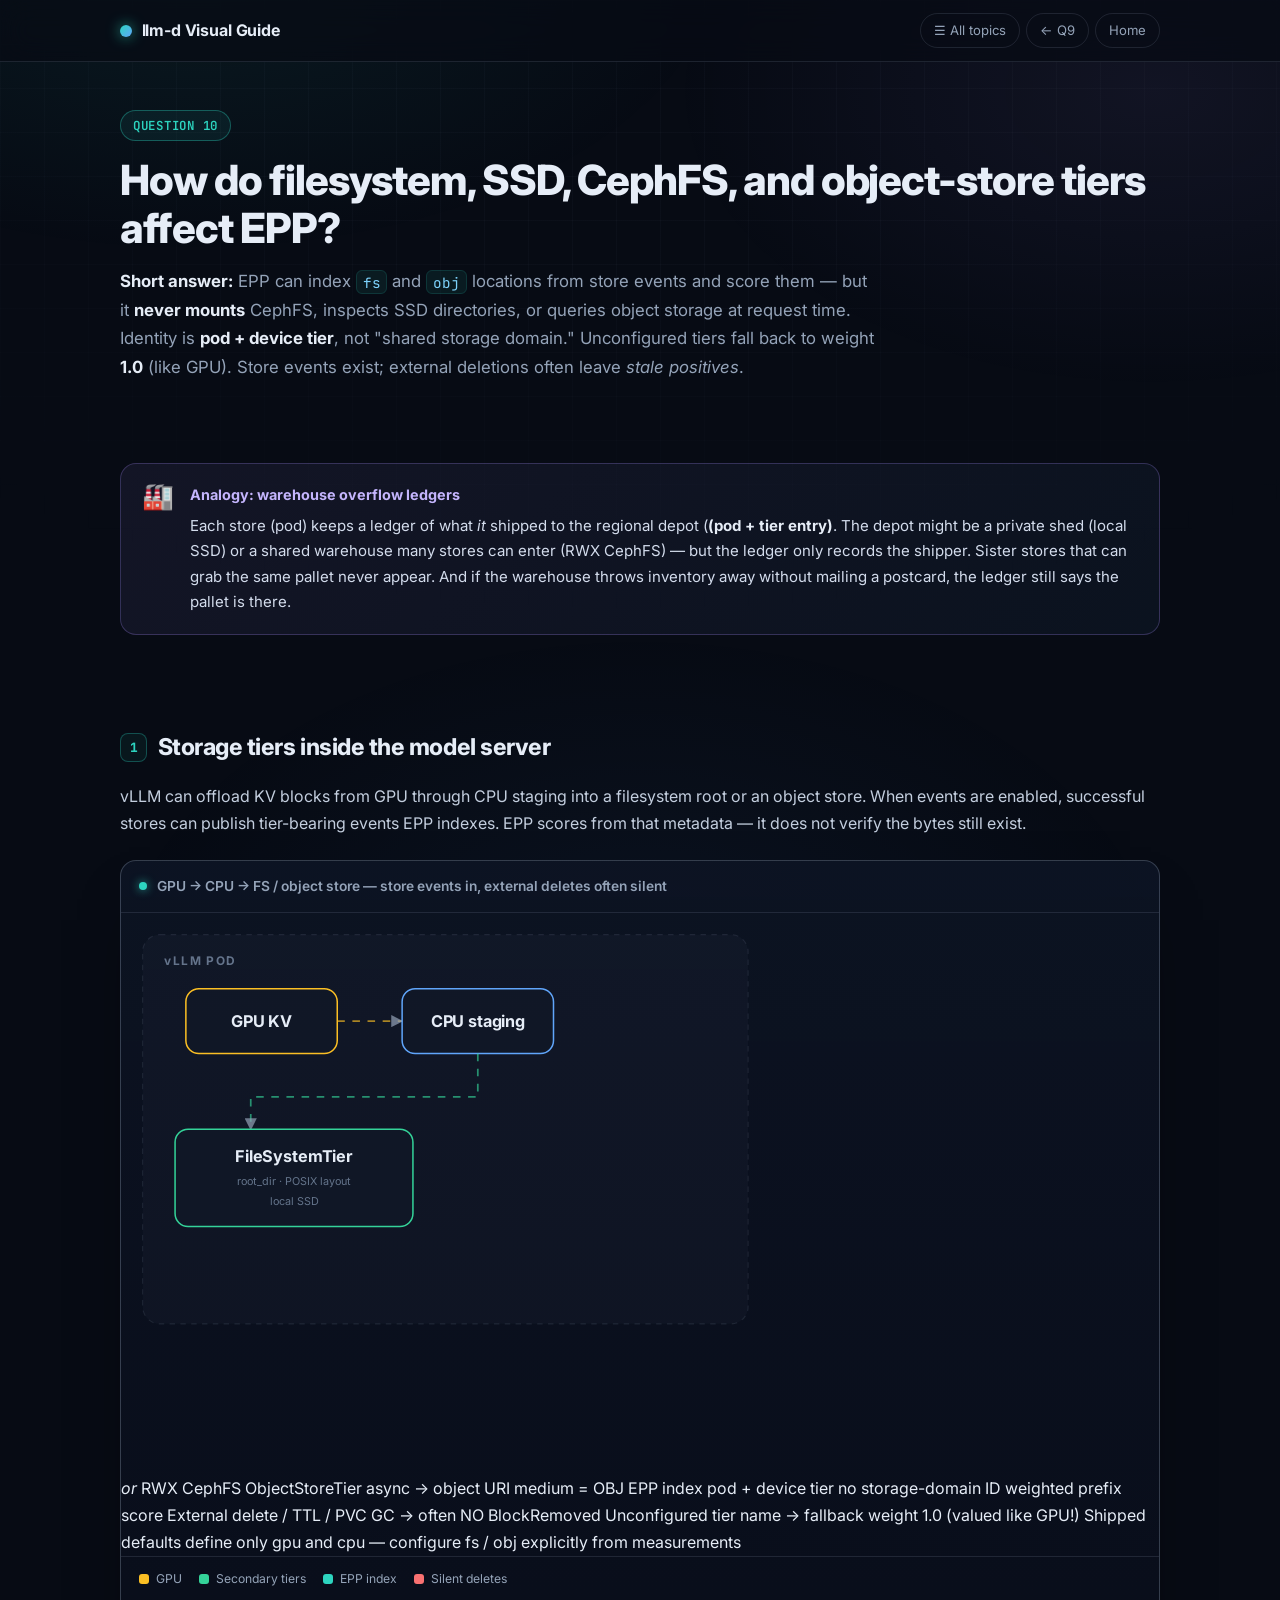
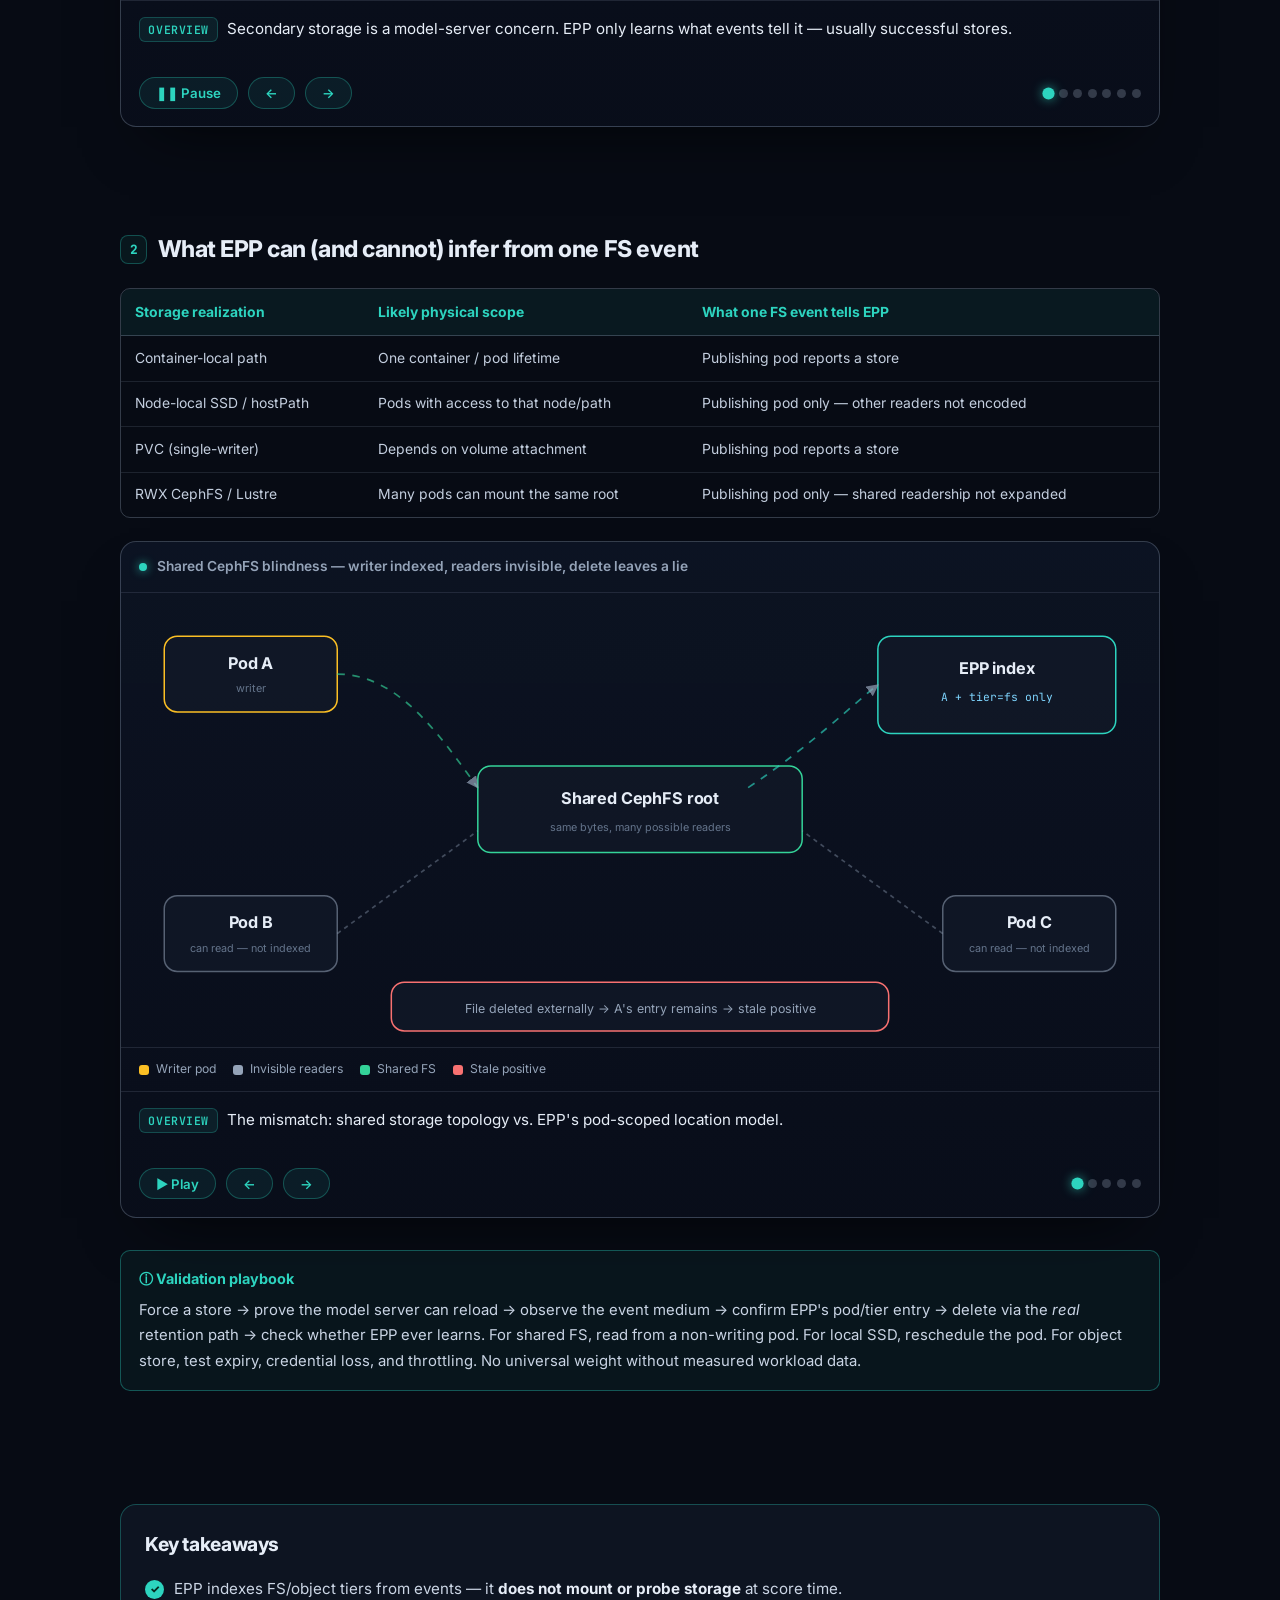
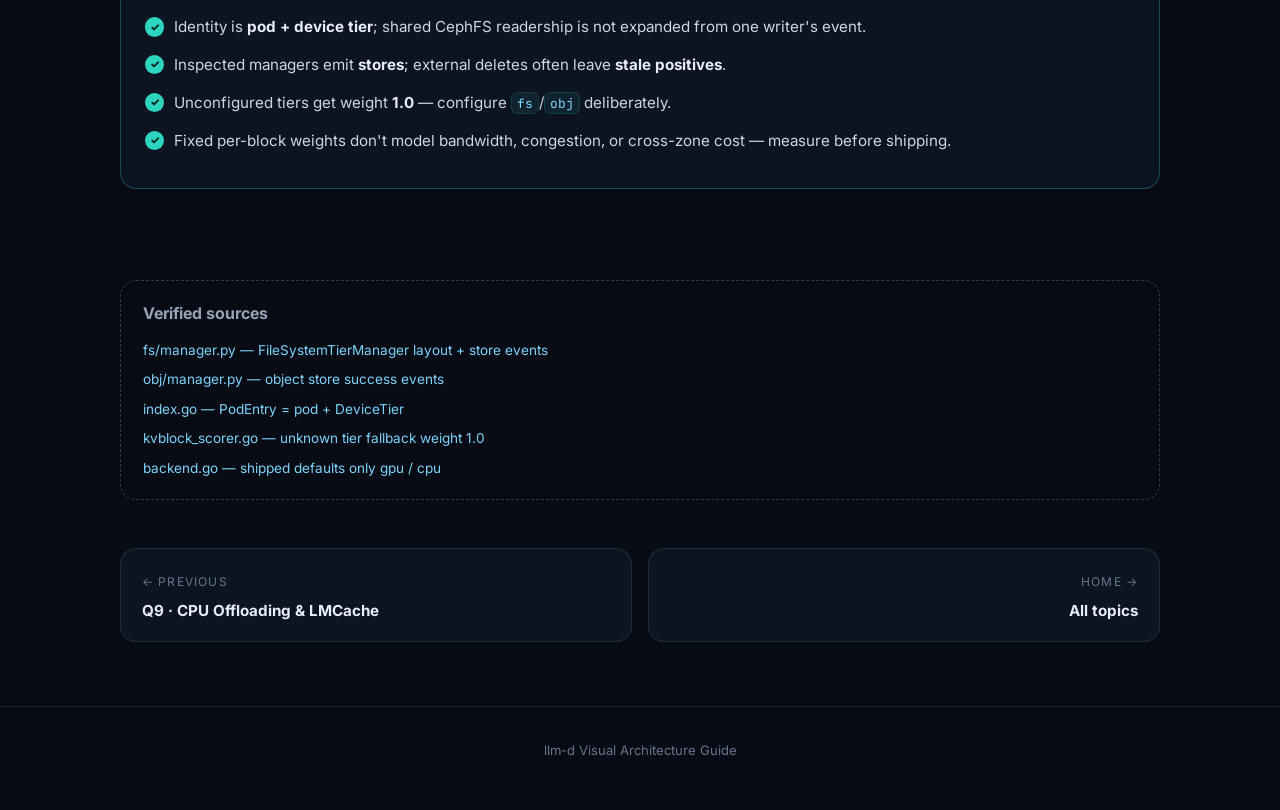
<file: q10.html>
<!DOCTYPE html>
<html lang="en">
<head>
<meta charset="UTF-8">
<meta name="viewport" content="width=device-width, initial-scale=1.0">
<title>Q10 · Filesystem &amp; Object-Store Tiers — llm-d Visual Guide</title>
<link rel="preconnect" href="https://fonts.googleapis.com">
<link rel="preconnect" href="https://fonts.gstatic.com" crossorigin>
<link href="https://fonts.googleapis.com/css2?family=Inter:wght@400;500;600;700;800&family=JetBrains+Mono:wght@400;600;700&display=swap" rel="stylesheet">
<link rel="stylesheet" href="assets/style.css">
<link rel="icon" href="data:image/svg+xml,<svg xmlns='http://www.w3.org/2000/svg' viewBox='0 0 100 100'><circle cx='50' cy='50' r='40' fill='%232dd4bf'/></svg>">
</head>
<body>

<header class="site-header">
  <div class="inner">
    <a class="brand" href="index.html"><span class="logo-dot"></span> llm-d Visual Guide</a>
    <div class="pager">
      <a href="index.html">☰ All topics</a>
      <a href="q9.html">← Q9</a>
      <a href="index.html">Home</a>
    </div>
  </div>
</header>

<main class="container">

  <section class="topic-hero reveal">
    <span class="q-badge">QUESTION 10</span>
    <h1>How do filesystem, SSD, CephFS, and object-store tiers affect EPP?</h1>
    <p class="lede">
      <strong>Short answer:</strong> EPP can index <code>fs</code> and <code>obj</code> locations from
      store events and score them — but it <strong>never mounts</strong> CephFS, inspects SSD directories,
      or queries object storage at request time. Identity is <strong>pod + device tier</strong>, not
      "shared storage domain." Unconfigured tiers fall back to weight <strong>1.0</strong> (like GPU).
      Store events exist; external deletions often leave <em>stale positives</em>.
    </p>
  </section>

  <section class="section reveal">
    <div class="analogy">
      <div class="emoji">🏭</div>
      <div class="body">
        <span class="a-title">Analogy: warehouse overflow ledgers</span>
        Each store (pod) keeps a ledger of what <em>it</em> shipped to the regional depot
        (<strong>(pod + tier entry)</strong>. The depot might be a private shed (local SSD) or a
        shared warehouse many stores can enter (RWX CephFS) — but the ledger only records the
        shipper. Sister stores that can grab the same pallet never appear. And if the warehouse
        throws inventory away without mailing a postcard, the ledger still says the pallet is there.
      </div>
    </div>
  </section>

  <section class="section reveal">
    <h2><span class="num">1</span> Storage tiers inside the model server</h2>
    <div class="prose">
      <p>
        vLLM can offload KV blocks from GPU through CPU staging into a filesystem root or an object
        store. When events are enabled, successful stores can publish tier-bearing events EPP indexes.
        EPP scores from that metadata — it does not verify the bytes still exist.
      </p>
    </div>

    <div class="diagram-card">
      <div class="diagram-title"><span class="dot"></span> GPU → CPU → FS / object store — store events in, external deletes often silent</div>
      <div class="diagram-scroll">
        <svg viewBox="0 0 960 520" xmlns="http://www.w3.org/2000/svg" role="img" aria-label="Filesystem and object tier architecture">
          <defs>
            <marker id="q10a" viewBox="0 0 10 10" refX="9" refY="5" markerWidth="7" markerHeight="7" orient="auto-start-reverse">
              <path d="M0,0 L10,5 L0,10 z" fill="rgba(148,163,184,0.7)"/>
            </marker>
          </defs>

          <g class="dimmable" data-s="1,2,3">
            <rect class="zone-box" x="20" y="20" width="560" height="360"/>
            <text class="t-zone" x="40" y="48">vLLM POD</text>
            <rect class="node-box s-model" x="60" y="70" width="140" height="60" rx="12"/>
            <text class="t-title" x="130" y="105" text-anchor="middle">GPU KV</text>
            <path class="edge e-model flow dimmable" data-s="1" d="M200,100 L260,100" marker-end="url(#q10a)"/>
            <rect class="node-box s-client" x="260" y="70" width="140" height="60" rx="12"/>
            <text class="t-title" x="330" y="105" text-anchor="middle">CPU staging</text>
          </g>

          <g class="dimmable" data-s="2">
            <path class="edge e-storage flow" d="M330,130 L330,170 L120,170 L120,200" marker-end="url(#q10a)"/>
            <rect class="node-box s-storage" x="50" y="200" width="220" height="90" rx="12"/>
            <text class="t-title" x="160" y="230" text-anchor="middle">FileSystemTier</text>
            <text class="t-tiny" x="160" y="252" text-anchor="middle">root_dir · POSIX layout</text>
            <text class="t-tiny" x="160" y="270" text-anchor="middle">local SSD <em>or</em> RWX CephFS</text>
          </g>

          <g class="dimmable" data-s="3">
            <path class="edge e-storage flow" d="M330,130 L330,170 L450,170 L450,200" marker-end="url(#q10a)"/>
            <rect class="node-box s-storage" x="350" y="200" width="200" height="90" rx="12"/>
            <text class="t-title" x="450" y="230" text-anchor="middle">ObjectStoreTier</text>
            <text class="t-tiny" x="450" y="252" text-anchor="middle">async → object URI</text>
            <text class="t-tiny" x="450" y="270" text-anchor="middle">medium = OBJ</text>
          </g>

          <g class="dimmable" data-s="4">
            <path class="edge e-epp flow" d="M580,240 L640,240" marker-end="url(#q10a)"/>
            <rect class="node-box s-epp" x="640" y="180" width="280" height="120" rx="12"/>
            <text class="t-title" x="780" y="215" text-anchor="middle">EPP index</text>
            <text class="t-mono" x="780" y="240" text-anchor="middle">pod + device tier</text>
            <text class="t-tiny" x="780" y="265" text-anchor="middle">no storage-domain ID</text>
            <text class="t-tiny" x="780" y="282" text-anchor="middle">weighted prefix score</text>
          </g>

          <g class="dimmable" data-s="5">
            <rect class="node-box s-danger" x="50" y="320" width="500" height="45" rx="10"/>
            <text class="t-sub" x="300" y="348" text-anchor="middle">External delete / TTL / PVC GC → often NO BlockRemoved</text>
          </g>

          <g class="dimmable" data-s="6">
            <rect class="node-box s-model" x="40" y="410" width="880" height="80" rx="12"/>
            <text class="t-title" x="480" y="445" text-anchor="middle">Unconfigured tier name → fallback weight 1.0 (valued like GPU!)</text>
            <text class="t-tiny" x="480" y="470" text-anchor="middle">Shipped defaults define only gpu and cpu — configure fs / obj explicitly from measurements</text>
          </g>
        </svg>
      </div>
      <div class="legend">
        <span><i style="background:var(--model)"></i> GPU</span>
        <span><i style="background:var(--storage)"></i> Secondary tiers</span>
        <span><i style="background:var(--epp)"></i> EPP index</span>
        <span><i style="background:var(--danger)"></i> Silent deletes</span>
      </div>
      <script type="application/json" class="steps">[
        {"text":"Secondary storage is a model-server concern. EPP only learns what events tell it — usually successful stores."},
        {"text":"KV blocks start on GPU, may stage through CPU, then land on a secondary tier."},
        {"text":"<strong>FilesystemTierManager</strong> writes under <code>root_dir</code> with POSIX ops. Same path can be container-local, node SSD, or RWX CephFS — the event medium is still just \"FS\"."},
        {"text":"<strong>Object store</strong> path: async transfer, store event after success (<code>medium=OBJ</code>). No automatic event for lifecycle expiry or credential loss."},
        {"text":"EPP indexes <strong>pod + device tier</strong> (+ optional group). No shared-reader or storage-domain identity. Scorer applies configured (or fallback) weights."},
        {"text":"Inspected FS/object managers emit store events — not watchers for unlink, PVC GC, bucket TTL, or admin delete. Stale positives are expected without extra reconciliation."},
        {"text":"Unknown tiers get weight <strong>1.0</strong>. Leaving <code>fs</code>/<code>obj</code> unconfigured can value a remote hit like a GPU hit. Set explicit, measured weights."}
      ]</script>
      <div class="player"></div>
    </div>
  </section>

  <section class="section reveal">
    <h2><span class="num">2</span> What EPP can (and cannot) infer from one FS event</h2>
    <div class="table-wrap">
      <table>
        <thead>
          <tr><th>Storage realization</th><th>Likely physical scope</th><th>What one FS event tells EPP</th></tr>
        </thead>
        <tbody>
          <tr>
            <td>Container-local path</td>
            <td>One container / pod lifetime</td>
            <td>Publishing pod reports a store</td>
          </tr>
          <tr>
            <td>Node-local SSD / hostPath</td>
            <td>Pods with access to that node/path</td>
            <td>Publishing pod only — other readers not encoded</td>
          </tr>
          <tr>
            <td>PVC (single-writer)</td>
            <td>Depends on volume attachment</td>
            <td>Publishing pod reports a store</td>
          </tr>
          <tr>
            <td>RWX CephFS / Lustre</td>
            <td>Many pods can mount the same root</td>
            <td>Publishing pod only — shared readership not expanded</td>
          </tr>
        </tbody>
      </table>
    </div>

    <div class="diagram-card">
      <div class="diagram-title"><span class="dot"></span> Shared CephFS blindness — writer indexed, readers invisible, delete leaves a lie</div>
      <div class="diagram-scroll">
        <svg viewBox="0 0 960 420" xmlns="http://www.w3.org/2000/svg" role="img" aria-label="Shared filesystem blindness">
          <defs>
            <marker id="q10b" viewBox="0 0 10 10" refX="9" refY="5" markerWidth="7" markerHeight="7" orient="auto-start-reverse">
              <path d="M0,0 L10,5 L0,10 z" fill="rgba(148,163,184,0.7)"/>
            </marker>
          </defs>

          <g class="dimmable" data-s="1">
            <rect class="node-box s-storage" x="330" y="160" width="300" height="80" rx="12"/>
            <text class="t-title" x="480" y="195" text-anchor="middle">Shared CephFS root</text>
            <text class="t-tiny" x="480" y="220" text-anchor="middle">same bytes, many possible readers</text>
          </g>

          <g class="dimmable" data-s="1,2">
            <rect class="node-box s-model" x="40" y="40" width="160" height="70" rx="12"/>
            <text class="t-title" x="120" y="70" text-anchor="middle">Pod A</text>
            <text class="t-tiny" x="120" y="92" text-anchor="middle">writer</text>
            <path class="edge e-storage flow dimmable" data-s="1" d="M200,75 C260,75 300,140 330,180" marker-end="url(#q10b)"/>
          </g>

          <g class="dimmable" data-s="2">
            <rect class="node-box s-neutral" x="40" y="280" width="160" height="70" rx="12"/>
            <text class="t-title" x="120" y="310" text-anchor="middle">Pod B</text>
            <text class="t-tiny" x="120" y="332" text-anchor="middle">can read — not indexed</text>
            <rect class="node-box s-neutral" x="760" y="280" width="160" height="70" rx="12"/>
            <text class="t-title" x="840" y="310" text-anchor="middle">Pod C</text>
            <text class="t-tiny" x="840" y="332" text-anchor="middle">can read — not indexed</text>
            <path class="edge" stroke-dasharray="4 4" d="M200,315 L330,220"/>
            <path class="edge" stroke-dasharray="4 4" d="M760,315 L630,220"/>
          </g>

          <g class="dimmable" data-s="2,3">
            <rect class="node-box s-epp" x="700" y="40" width="220" height="90" rx="12"/>
            <text class="t-title" x="810" y="75" text-anchor="middle">EPP index</text>
            <text class="t-mono" x="810" y="100" text-anchor="middle">A + tier=fs only</text>
            <path class="edge e-epp flow dimmable" data-s="2" d="M580,180 C640,140 680,100 700,85" marker-end="url(#q10b)"/>
          </g>

          <g class="dimmable" data-s="4">
            <rect class="node-box s-danger" x="250" y="360" width="460" height="45" rx="10"/>
            <text class="t-sub" x="480" y="388" text-anchor="middle">File deleted externally → A's entry remains → stale positive</text>
          </g>
        </svg>
      </div>
      <div class="legend">
        <span><i style="background:var(--model)"></i> Writer pod</span>
        <span><i style="background:var(--neutral)"></i> Invisible readers</span>
        <span><i style="background:var(--storage)"></i> Shared FS</span>
        <span><i style="background:var(--danger)"></i> Stale positive</span>
      </div>
      <script type="application/json" class="steps">[
        {"text":"The mismatch: shared storage topology vs. EPP's pod-scoped location model."},
        {"text":"Pod A successfully stores a block on RWX CephFS. An FS store event fires when events are enabled."},
        {"text":"EPP records <strong>A + fs</strong>. Pods B and C could mount and read the same file, but nothing expands the index to them unless they publish their own events."},
        {"text":"Routing understates available readers — traffic may avoid B/C even when they could hit."},
        {"text":"Delete the shared file outside the manager (TTL, admin, GC). No BlockRemoved reaches EPP → A's entry is a <strong>stale positive</strong> until something else clears it."}
      ]</script>
      <div class="player"></div>
    </div>

    <div class="callout tip">
      <div class="co-title">ⓘ Validation playbook</div>
      Force a store → prove the model server can reload → observe the event medium → confirm EPP's
      pod/tier entry → delete via the <em>real</em> retention path → check whether EPP ever learns.
      For shared FS, read from a non-writing pod. For local SSD, reschedule the pod. For object store,
      test expiry, credential loss, and throttling. No universal weight without measured workload data.
    </div>
  </section>

  <section class="section reveal">
    <div class="takeaways">
      <h2>Key takeaways</h2>
      <ul>
        <li>EPP indexes FS/object tiers from events — it <strong>does not mount or probe storage</strong> at score time.</li>
        <li>Identity is <strong>pod + device tier</strong>; shared CephFS readership is not expanded from one writer's event.</li>
        <li>Inspected managers emit <strong>stores</strong>; external deletes often leave <strong>stale positives</strong>.</li>
        <li>Unconfigured tiers get weight <strong>1.0</strong> — configure <code>fs</code>/<code>obj</code> deliberately.</li>
        <li>Fixed per-block weights don't model bandwidth, congestion, or cross-zone cost — measure before shipping.</li>
      </ul>
    </div>
  </section>

  <section class="sources reveal">
    <h2>Verified sources</h2>
    <ul>
      <li><a href="https://github.com/vllm-project/vllm/blob/ab3c1aedf3b9677c1e43b391478554a4b110419e/vllm/v1/kv_offload/tiering/fs/manager.py#L3-L235" target="_blank" rel="noopener">fs/manager.py — FileSystemTierManager layout + store events</a></li>
      <li><a href="https://github.com/vllm-project/vllm/blob/ab3c1aedf3b9677c1e43b391478554a4b110419e/vllm/v1/kv_offload/tiering/obj/manager.py#L264-L333" target="_blank" rel="noopener">obj/manager.py — object store success events</a></li>
      <li><a href="https://github.com/llm-d/llm-d-router/blob/4a6c4164cc4881e634c66974810b2c50d0859a1b/pkg/kvcache/kvblock/index.go#L173-L196" target="_blank" rel="noopener">index.go — PodEntry = pod + DeviceTier</a></li>
      <li><a href="https://github.com/llm-d/llm-d-router/blob/4a6c4164cc4881e634c66974810b2c50d0859a1b/pkg/kvcache/kvblock_scorer.go#L89-L103" target="_blank" rel="noopener">kvblock_scorer.go — unknown tier fallback weight 1.0</a></li>
      <li><a href="https://github.com/llm-d/llm-d-router/blob/4a6c4164cc4881e634c66974810b2c50d0859a1b/pkg/kvcache/backend.go#L19-L30" target="_blank" rel="noopener">backend.go — shipped defaults only gpu / cpu</a></li>
    </ul>
  </section>

  <nav class="footer-nav reveal">
    <a href="q9.html"><span class="dir">← Previous</span><span class="name">Q9 · CPU Offloading &amp; LMCache</span></a>
    <a class="next" href="index.html"><span class="dir">Home →</span><span class="name">All topics</span></a>
  </nav>
</main>

<footer class="site-footer"><div class="container">llm-d Visual Architecture Guide</div></footer>
<script src="assets/app.js"></script>
</body>
</html>
</file>
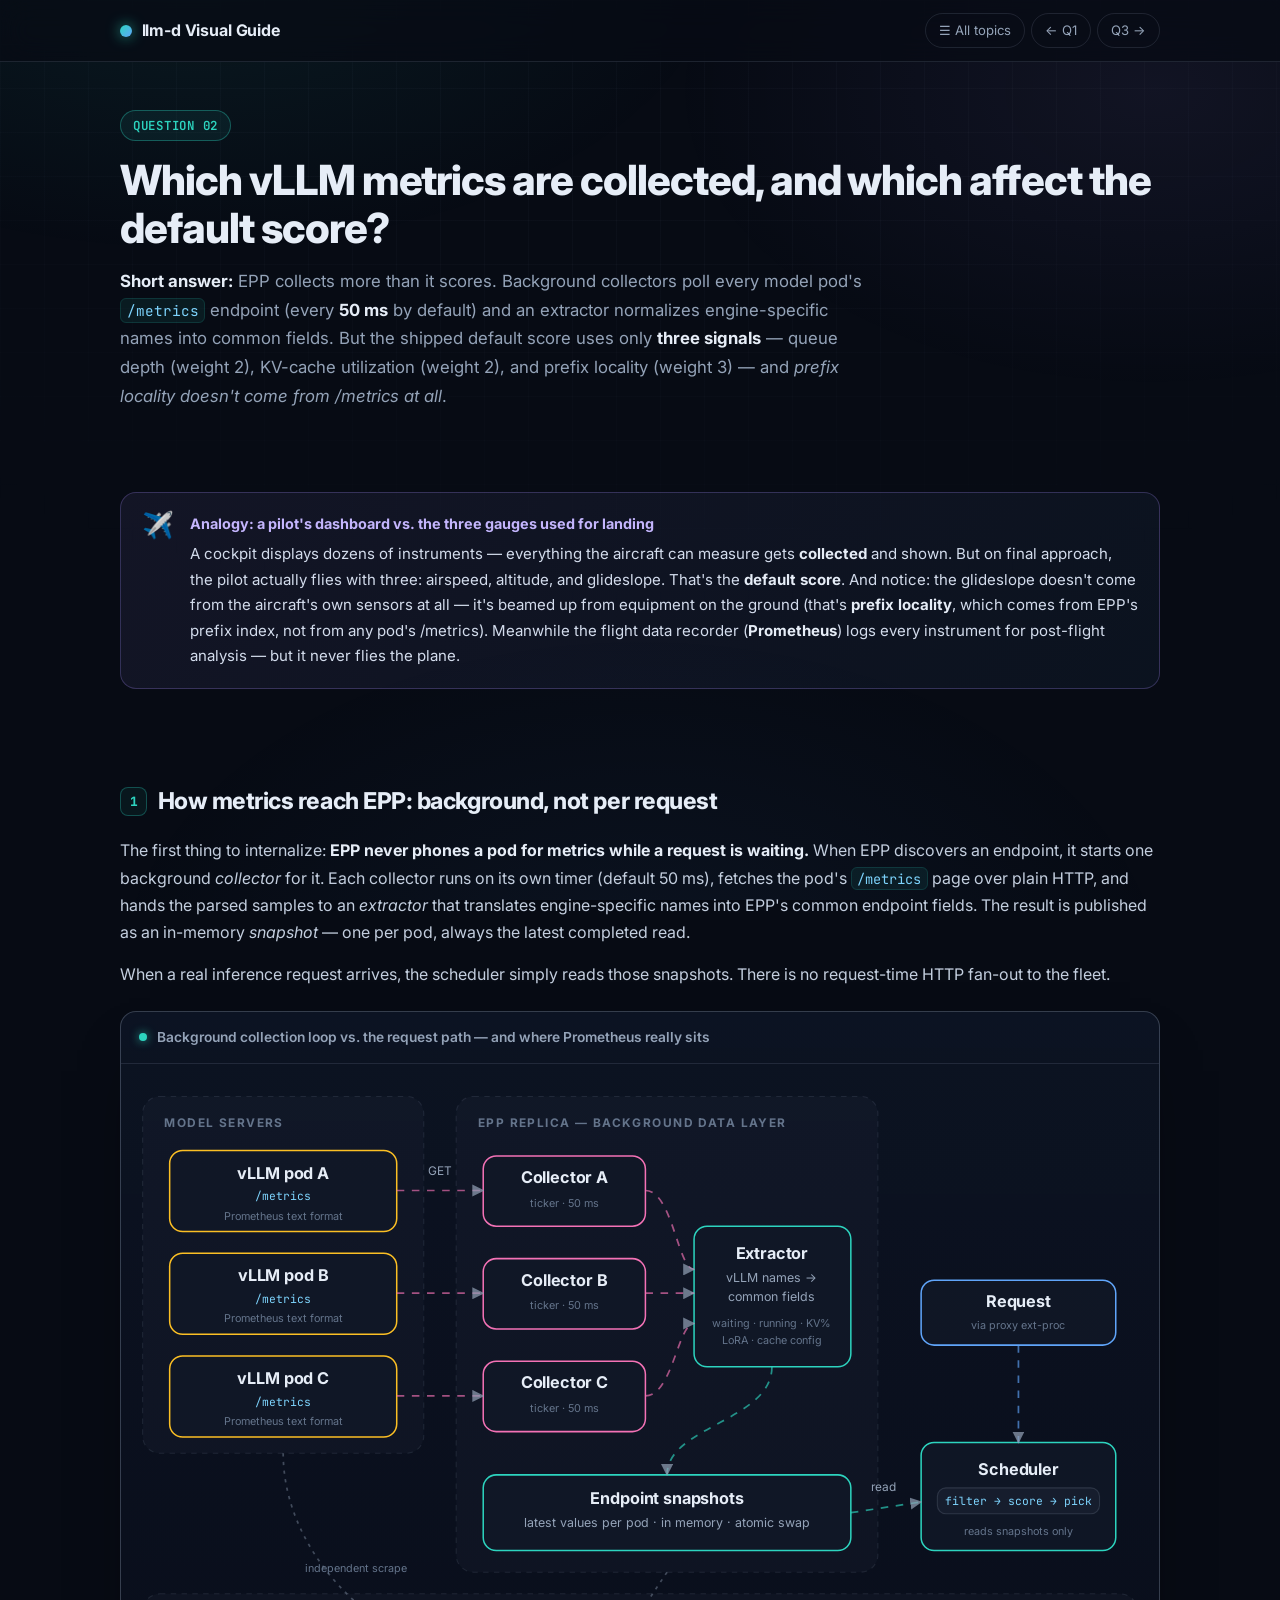
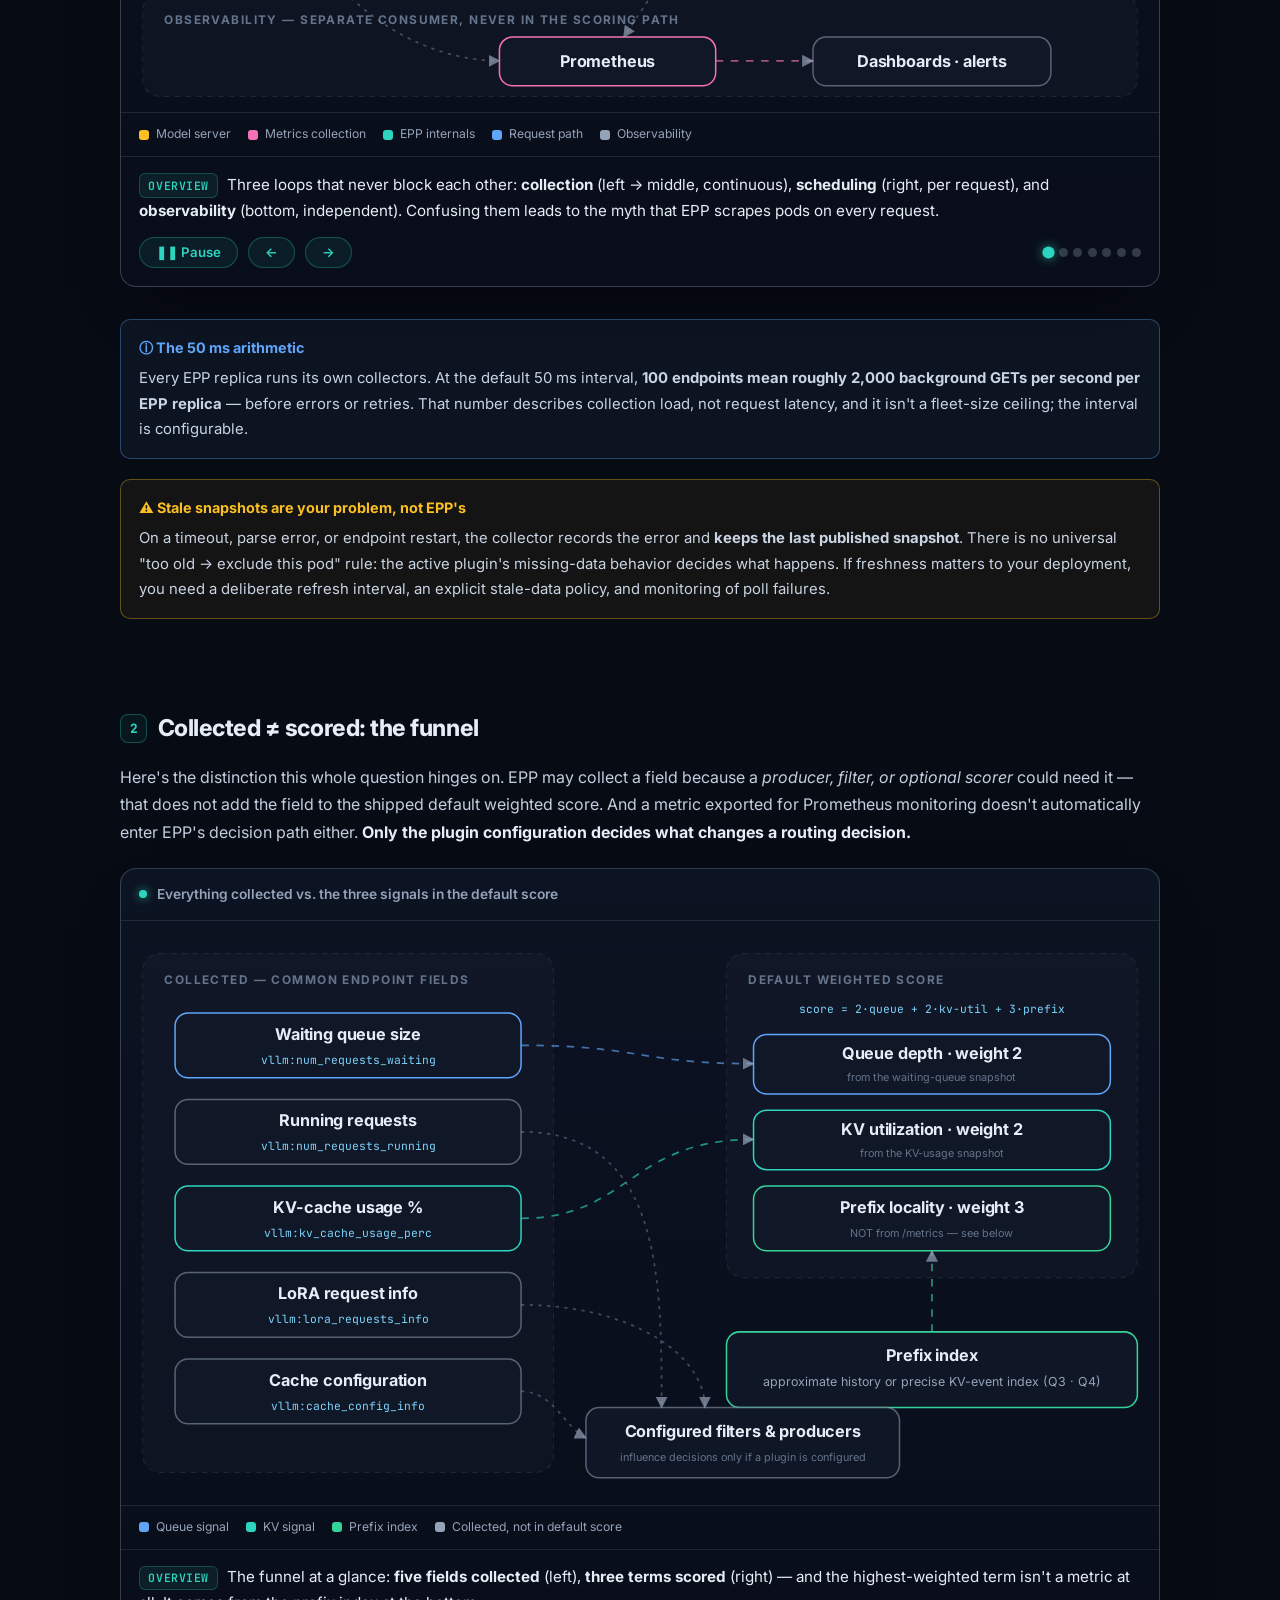
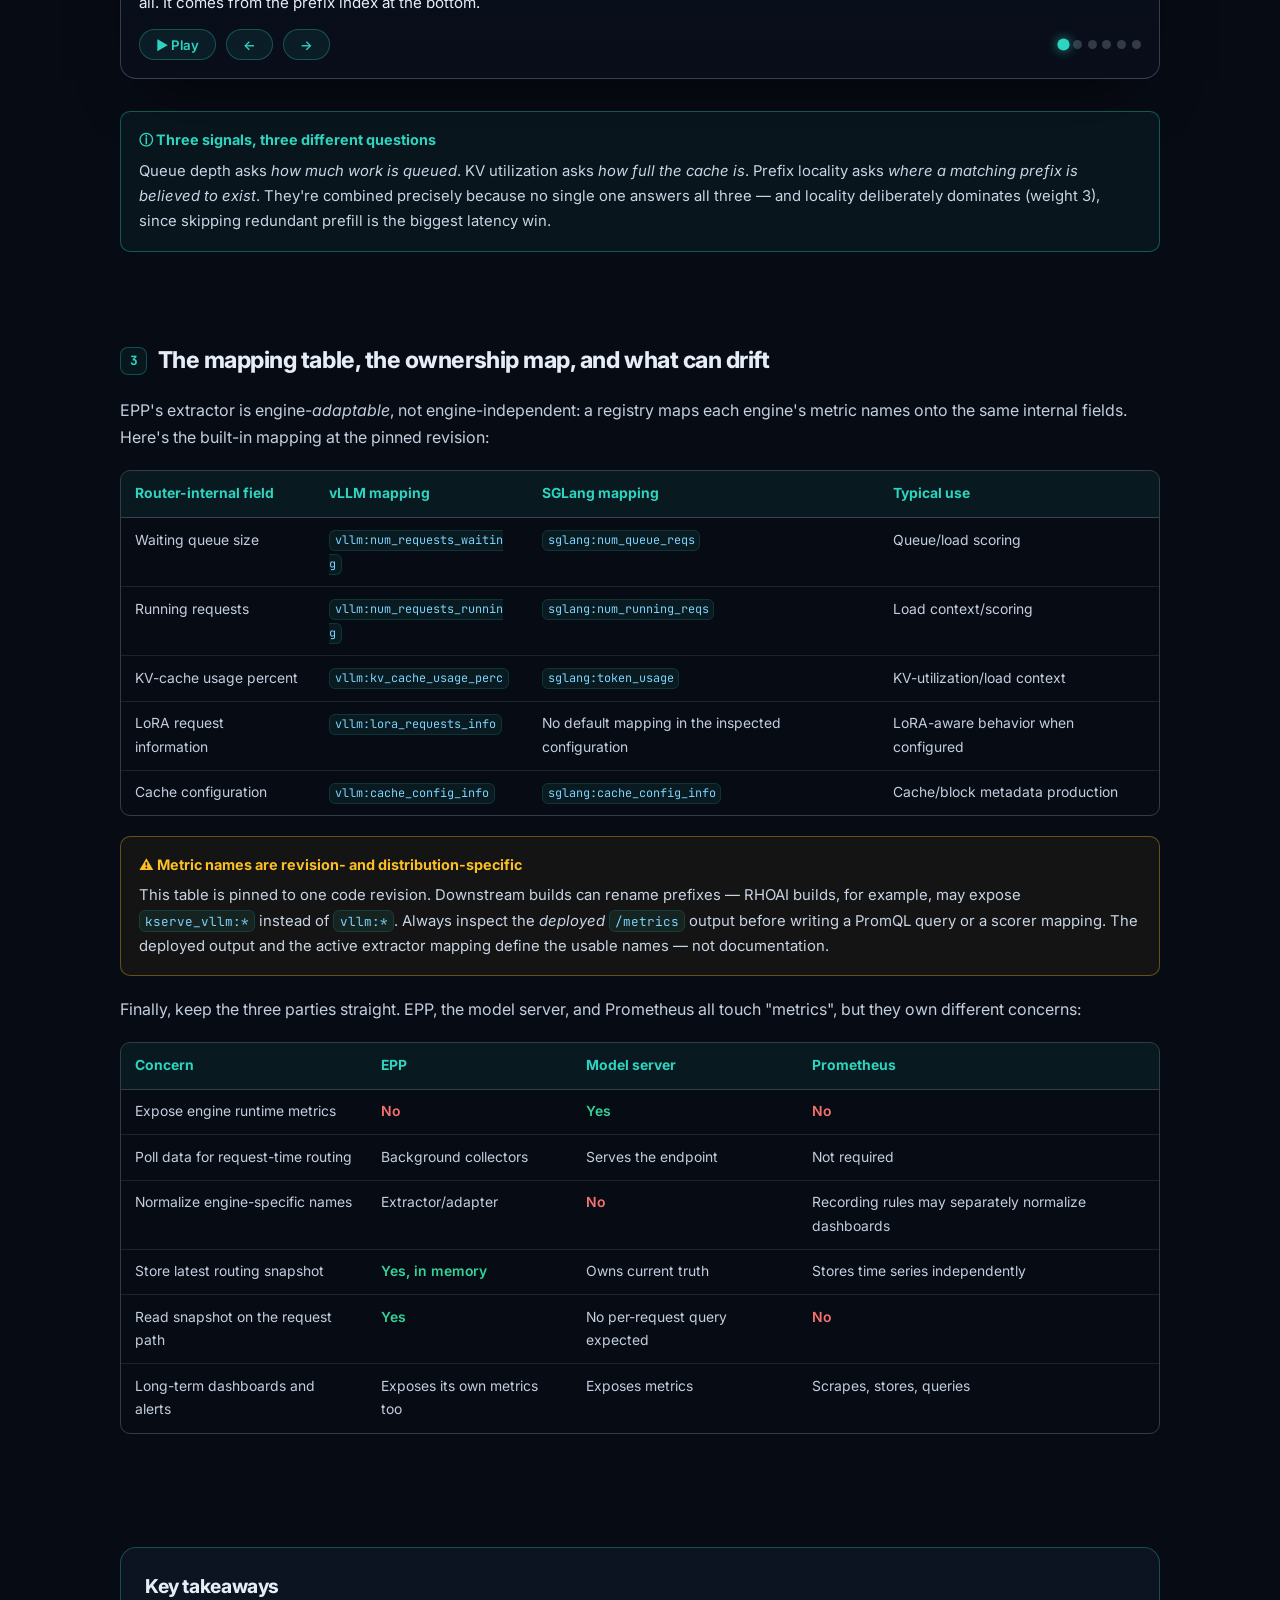
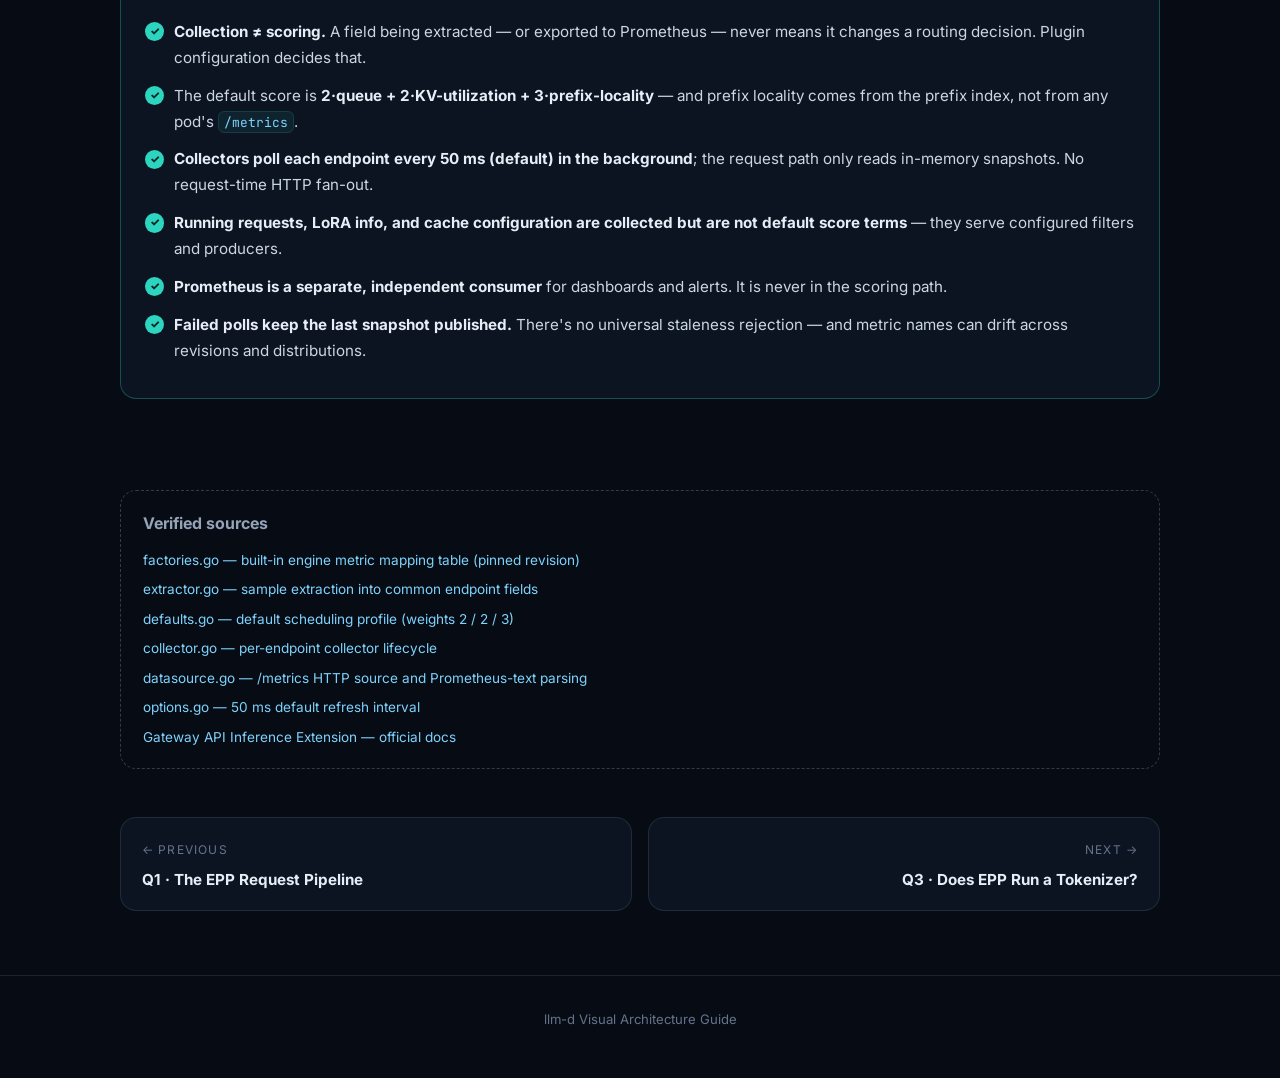
<file: q2.html>
<!DOCTYPE html>
<html lang="en">
<head>
<meta charset="UTF-8">
<meta name="viewport" content="width=device-width, initial-scale=1.0">
<title>Q2 · Metrics: Collected vs. Scored — llm-d Visual Guide</title>
<link rel="preconnect" href="https://fonts.googleapis.com">
<link rel="preconnect" href="https://fonts.gstatic.com" crossorigin>
<link href="https://fonts.googleapis.com/css2?family=Inter:wght@400;500;600;700;800&family=JetBrains+Mono:wght@400;600;700&display=swap" rel="stylesheet">
<link rel="stylesheet" href="assets/style.css">
<link rel="icon" href="data:image/svg+xml,<svg xmlns='http://www.w3.org/2000/svg' viewBox='0 0 100 100'><circle cx='50' cy='50' r='40' fill='%232dd4bf'/></svg>">
</head>
<body>

<header class="site-header">
  <div class="inner">
    <a class="brand" href="index.html"><span class="logo-dot"></span> llm-d Visual Guide</a>
    <div class="pager">
      <a href="index.html">☰ All topics</a>
      <a href="q1.html">← Q1</a>
      <a href="q3.html">Q3 →</a>
    </div>
  </div>
</header>

<main class="container">

  <section class="topic-hero reveal">
    <span class="q-badge">QUESTION 02</span>
    <h1>Which vLLM metrics are collected, and which affect the default score?</h1>
    <p class="lede">
      <strong>Short answer:</strong> EPP collects more than it scores. Background collectors poll every
      model pod's <code>/metrics</code> endpoint (every <strong>50&nbsp;ms</strong> by default) and an
      extractor normalizes engine-specific names into common fields. But the shipped default score uses
      only <strong>three signals</strong> — queue depth (weight&nbsp;2), KV-cache utilization
      (weight&nbsp;2), and prefix locality (weight&nbsp;3) — and <em>prefix locality doesn't come from
      /metrics at all</em>.
    </p>
  </section>

  <section class="section reveal">
    <div class="analogy">
      <div class="emoji">✈️</div>
      <div class="body">
        <span class="a-title">Analogy: a pilot's dashboard vs. the three gauges used for landing</span>
        A cockpit displays dozens of instruments — everything the aircraft can measure gets
        <strong>collected</strong> and shown. But on final approach, the pilot actually flies with three:
        airspeed, altitude, and glideslope. That's the <strong>default score</strong>. And notice:
        the glideslope doesn't come from the aircraft's own sensors at all — it's beamed up from equipment
        on the ground (that's <strong>prefix locality</strong>, which comes from EPP's prefix index, not
        from any pod's /metrics). Meanwhile the flight data recorder (<strong>Prometheus</strong>) logs
        every instrument for post-flight analysis — but it never flies the plane.
      </div>
    </div>
  </section>

  <!-- ===== DIAGRAM 1: the collection pipeline ===== -->
  <section class="section reveal">
    <h2><span class="num">1</span> How metrics reach EPP: background, not per request</h2>
    <div class="prose">
      <p>
        The first thing to internalize: <strong>EPP never phones a pod for metrics while a request is
        waiting.</strong> When EPP discovers an endpoint, it starts one background <em>collector</em> for
        it. Each collector runs on its own timer (default 50&nbsp;ms), fetches the pod's
        <code>/metrics</code> page over plain HTTP, and hands the parsed samples to an
        <em>extractor</em> that translates engine-specific names into EPP's common endpoint fields.
        The result is published as an in-memory <em>snapshot</em> — one per pod, always the latest
        completed read.
      </p>
      <p>
        When a real inference request arrives, the scheduler simply reads those snapshots. There is
        no request-time HTTP fan-out to the fleet.
      </p>
    </div>

    <div class="diagram-card">
      <div class="diagram-title"><span class="dot"></span> Background collection loop vs. the request path — and where Prometheus really sits</div>
      <div class="diagram-scroll">
        <svg viewBox="0 0 960 600" xmlns="http://www.w3.org/2000/svg" role="img" aria-label="Metrics collection pipeline from vLLM pods to EPP snapshots, with Prometheus on a separate path">
          <defs>
            <marker id="q2a" viewBox="0 0 10 10" refX="9" refY="5" markerWidth="7" markerHeight="7" orient="auto-start-reverse">
              <path d="M0,0 L10,5 L0,10 z" fill="rgba(148,163,184,0.7)"/>
            </marker>
          </defs>

          <!-- model servers zone -->
          <g class="dimmable" data-s="1,2,6">
            <rect class="zone-box" x="20" y="30" width="260" height="330"/>
            <text class="t-zone" x="40" y="58">MODEL SERVERS</text>
          </g>

          <g class="dimmable" data-s="1,2,6">
            <rect class="node-box s-model" x="45" y="80" width="210" height="75" rx="12"/>
            <text class="t-title" x="150" y="106" text-anchor="middle">vLLM pod A</text>
            <text class="t-mono" x="150" y="126" text-anchor="middle">/metrics</text>
            <text class="t-tiny" x="150" y="144" text-anchor="middle">Prometheus text format</text>
          </g>
          <g class="dimmable" data-s="1,2,6">
            <rect class="node-box s-model" x="45" y="175" width="210" height="75" rx="12"/>
            <text class="t-title" x="150" y="201" text-anchor="middle">vLLM pod B</text>
            <text class="t-mono" x="150" y="221" text-anchor="middle">/metrics</text>
            <text class="t-tiny" x="150" y="239" text-anchor="middle">Prometheus text format</text>
          </g>
          <g class="dimmable" data-s="1,2,6">
            <rect class="node-box s-model" x="45" y="270" width="210" height="75" rx="12"/>
            <text class="t-title" x="150" y="296" text-anchor="middle">vLLM pod C</text>
            <text class="t-mono" x="150" y="316" text-anchor="middle">/metrics</text>
            <text class="t-tiny" x="150" y="334" text-anchor="middle">Prometheus text format</text>
          </g>

          <!-- EPP zone -->
          <g class="dimmable" data-s="2,3,4,5">
            <rect class="zone-box" x="310" y="30" width="390" height="440"/>
            <text class="t-zone" x="330" y="58">EPP REPLICA — BACKGROUND DATA LAYER</text>
          </g>

          <g class="dimmable" data-s="2,3">
            <rect class="node-box s-metrics" x="335" y="85" width="150" height="65" rx="12"/>
            <text class="t-title" x="410" y="110" text-anchor="middle">Collector A</text>
            <text class="t-tiny" x="410" y="132" text-anchor="middle">ticker · 50 ms</text>
          </g>
          <g class="dimmable" data-s="2,3">
            <rect class="node-box s-metrics" x="335" y="180" width="150" height="65" rx="12"/>
            <text class="t-title" x="410" y="205" text-anchor="middle">Collector B</text>
            <text class="t-tiny" x="410" y="227" text-anchor="middle">ticker · 50 ms</text>
          </g>
          <g class="dimmable" data-s="2,3">
            <rect class="node-box s-metrics" x="335" y="275" width="150" height="65" rx="12"/>
            <text class="t-title" x="410" y="300" text-anchor="middle">Collector C</text>
            <text class="t-tiny" x="410" y="322" text-anchor="middle">ticker · 50 ms</text>
          </g>

          <g class="dimmable" data-s="3,4">
            <rect class="node-box s-epp" x="530" y="150" width="145" height="130" rx="12"/>
            <text class="t-title" x="602" y="180" text-anchor="middle">Extractor</text>
            <text class="t-sub" x="602" y="202" text-anchor="middle">vLLM names →</text>
            <text class="t-sub" x="602" y="219" text-anchor="middle">common fields</text>
            <text class="t-tiny" x="602" y="243" text-anchor="middle">waiting · running · KV%</text>
            <text class="t-tiny" x="602" y="259" text-anchor="middle">LoRA · cache config</text>
          </g>

          <g class="dimmable" data-s="4,5">
            <rect class="node-box s-epp" x="335" y="380" width="340" height="70" rx="12"/>
            <text class="t-title" x="505" y="407" text-anchor="middle">Endpoint snapshots</text>
            <text class="t-sub" x="505" y="428" text-anchor="middle">latest values per pod · in memory · atomic swap</text>
          </g>

          <!-- request path -->
          <g class="dimmable" data-s="5">
            <rect class="node-box s-client" x="740" y="200" width="180" height="60" rx="12"/>
            <text class="t-title" x="830" y="225" text-anchor="middle">Request</text>
            <text class="t-tiny" x="830" y="245" text-anchor="middle">via proxy ext-proc</text>
          </g>
          <g class="dimmable" data-s="5">
            <rect class="node-box s-epp" x="740" y="350" width="180" height="100" rx="12"/>
            <text class="t-title" x="830" y="380" text-anchor="middle">Scheduler</text>
            <rect class="inner-box" x="755" y="392" width="150" height="24"/>
            <text class="t-mono" x="830" y="408" text-anchor="middle">filter → score → pick</text>
            <text class="t-tiny" x="830" y="436" text-anchor="middle">reads snapshots only</text>
          </g>

          <!-- prometheus zone -->
          <g class="dimmable" data-s="6">
            <rect class="zone-box" x="20" y="490" width="920" height="95"/>
            <text class="t-zone" x="40" y="518">OBSERVABILITY — SEPARATE CONSUMER, NEVER IN THE SCORING PATH</text>
          </g>
          <g class="dimmable" data-s="6">
            <rect class="node-box s-metrics" x="350" y="530" width="200" height="45" rx="12"/>
            <text class="t-title" x="450" y="558" text-anchor="middle">Prometheus</text>
          </g>
          <g class="dimmable" data-s="6">
            <rect class="node-box s-neutral" x="640" y="530" width="220" height="45" rx="12"/>
            <text class="t-title" x="750" y="558" text-anchor="middle">Dashboards · alerts</text>
          </g>

          <!-- edges: pods -> collectors -->
          <path class="edge e-metrics flow dimmable" data-s="2" d="M255,117 L335,117" marker-end="url(#q2a)"/>
          <path class="edge e-metrics flow dimmable" data-s="2" d="M255,212 L335,212" marker-end="url(#q2a)"/>
          <path class="edge e-metrics flow dimmable" data-s="2" d="M255,307 L335,307" marker-end="url(#q2a)"/>
          <text class="t-label dimmable" data-s="2" x="295" y="103" text-anchor="middle">GET</text>

          <!-- collectors -> extractor -->
          <path class="edge e-metrics flow dimmable" data-s="3" d="M485,117 C510,117 515,190 530,190" marker-end="url(#q2a)"/>
          <path class="edge e-metrics flow dimmable" data-s="3" d="M485,212 L530,212" marker-end="url(#q2a)"/>
          <path class="edge e-metrics flow dimmable" data-s="3" d="M485,307 C510,307 515,240 530,240" marker-end="url(#q2a)"/>

          <!-- extractor -> snapshots -->
          <path class="edge e-epp flow dimmable" data-s="4" d="M602,280 C602,330 505,335 505,380" marker-end="url(#q2a)"/>

          <!-- snapshots -> scheduler, request -> scheduler -->
          <path class="edge e-epp flow dimmable" data-s="5" d="M675,415 L740,405" marker-end="url(#q2a)"/>
          <text class="t-label dimmable" data-s="5" x="705" y="395" text-anchor="middle">read</text>
          <path class="edge e-client flow dimmable" data-s="5" d="M830,260 L830,350" marker-end="url(#q2a)"/>

          <!-- prometheus scrapes -->
          <path class="edge dimmable" data-s="6" stroke-dasharray="3 5" d="M150,360 C150,460 250,552 350,552" marker-end="url(#q2a)"/>
          <text class="t-tiny dimmable" data-s="6" x="170" y="470">independent scrape</text>
          <path class="edge dimmable" data-s="6" stroke-dasharray="3 5" d="M505,470 L465,530" marker-end="url(#q2a)"/>
          <path class="edge e-metrics flow dimmable" data-s="6" d="M550,552 L640,552" marker-end="url(#q2a)"/>
        </svg>
      </div>
      <div class="legend">
        <span><i style="background:var(--model)"></i> Model server</span>
        <span><i style="background:var(--metrics)"></i> Metrics collection</span>
        <span><i style="background:var(--epp)"></i> EPP internals</span>
        <span><i style="background:var(--client)"></i> Request path</span>
        <span><i style="background:var(--neutral)"></i> Observability</span>
      </div>
      <script type="application/json" class="steps">[
        {"text":"Three loops that never block each other: <strong>collection</strong> (left → middle, continuous), <strong>scheduling</strong> (right, per request), and <strong>observability</strong> (bottom, independent). Confusing them leads to the myth that EPP scrapes pods on every request."},
        {"text":"Each model pod exposes its engine telemetry on <code>/metrics</code> in Prometheus text format — queue length, KV usage, and more. The <strong>model server owns the current truth</strong>; everyone else works from copies."},
        {"text":"EPP starts <strong>one background collector per discovered endpoint</strong>. Each runs on its own ticker — 50 ms by default — and issues a plain HTTP GET. This happens whether or not any inference request is in flight."},
        {"text":"The <strong>extractor</strong> translates engine-specific sample names (like <code>vllm:num_requests_waiting</code>) into EPP's common endpoint fields: waiting, running, KV utilization, LoRA info, and cache configuration. The same registry holds separate mappings for SGLang, TensorRT-LLM Serve, and Triton."},
        {"text":"The normalized values are published as an <strong>in-memory snapshot</strong> per endpoint — an atomic swap, so readers always see a complete set. If a poll fails, the <em>last</em> snapshot stays published (more on that below)."},
        {"text":"A request arrives and the scheduler <strong>reads the snapshots already in memory</strong> — zero HTTP calls to model pods on the request path. Freshness is bounded by the polling interval, not by the request."},
        {"text":"<strong>Prometheus is a second, independent poller.</strong> It scrapes the same endpoints for dashboards, recording rules, and alerts — but it is never in EPP's request-time scoring path. Removing Prometheus removes history, not routing."}
      ]</script>
      <div class="player"></div>
    </div>

    <div class="callout info">
      <div class="co-title">ⓘ The 50 ms arithmetic</div>
      Every EPP replica runs its own collectors. At the default 50&nbsp;ms interval, <strong>100 endpoints
      mean roughly 2,000 background GETs per second per EPP replica</strong> — before errors or retries.
      That number describes collection load, not request latency, and it isn't a fleet-size ceiling;
      the interval is configurable.
    </div>

    <div class="callout warn">
      <div class="co-title">⚠ Stale snapshots are your problem, not EPP's</div>
      On a timeout, parse error, or endpoint restart, the collector records the error and <strong>keeps the
      last published snapshot</strong>. There is no universal "too old → exclude this pod" rule: the active
      plugin's missing-data behavior decides what happens. If freshness matters to your deployment, you
      need a deliberate refresh interval, an explicit stale-data policy, and monitoring of poll failures.
    </div>
  </section>

  <!-- ===== DIAGRAM 2: the funnel ===== -->
  <section class="section reveal">
    <h2><span class="num">2</span> Collected ≠ scored: the funnel</h2>
    <div class="prose">
      <p>
        Here's the distinction this whole question hinges on. EPP may collect a field because a
        <em>producer, filter, or optional scorer</em> could need it — that does not add the field to the
        shipped default weighted score. And a metric exported for Prometheus monitoring doesn't
        automatically enter EPP's decision path either. <strong>Only the plugin configuration decides
        what changes a routing decision.</strong>
      </p>
    </div>

    <div class="diagram-card">
      <div class="diagram-title"><span class="dot"></span> Everything collected vs. the three signals in the default score</div>
      <div class="diagram-scroll">
        <svg viewBox="0 0 960 540" xmlns="http://www.w3.org/2000/svg" role="img" aria-label="Funnel from all collected metric fields to the three default score terms">
          <defs>
            <marker id="q2b" viewBox="0 0 10 10" refX="9" refY="5" markerWidth="7" markerHeight="7" orient="auto-start-reverse">
              <path d="M0,0 L10,5 L0,10 z" fill="rgba(148,163,184,0.7)"/>
            </marker>
          </defs>

          <!-- collected zone -->
          <g class="dimmable" data-s="1,2,3,5">
            <rect class="zone-box" x="20" y="30" width="380" height="480"/>
            <text class="t-zone" x="40" y="58">COLLECTED — COMMON ENDPOINT FIELDS</text>
          </g>

          <g class="dimmable" data-s="1,2">
            <rect class="node-box s-client" x="50" y="85" width="320" height="60" rx="12"/>
            <text class="t-title" x="210" y="110" text-anchor="middle">Waiting queue size</text>
            <text class="t-mono" x="210" y="132" text-anchor="middle">vllm:num_requests_waiting</text>
          </g>
          <g class="dimmable" data-s="1,5">
            <rect class="node-box s-neutral" x="50" y="165" width="320" height="60" rx="12"/>
            <text class="t-title" x="210" y="190" text-anchor="middle">Running requests</text>
            <text class="t-mono" x="210" y="212" text-anchor="middle">vllm:num_requests_running</text>
          </g>
          <g class="dimmable" data-s="1,3">
            <rect class="node-box s-epp" x="50" y="245" width="320" height="60" rx="12"/>
            <text class="t-title" x="210" y="270" text-anchor="middle">KV-cache usage %</text>
            <text class="t-mono" x="210" y="292" text-anchor="middle">vllm:kv_cache_usage_perc</text>
          </g>
          <g class="dimmable" data-s="1,5">
            <rect class="node-box s-neutral" x="50" y="325" width="320" height="60" rx="12"/>
            <text class="t-title" x="210" y="350" text-anchor="middle">LoRA request info</text>
            <text class="t-mono" x="210" y="372" text-anchor="middle">vllm:lora_requests_info</text>
          </g>
          <g class="dimmable" data-s="1,5">
            <rect class="node-box s-neutral" x="50" y="405" width="320" height="60" rx="12"/>
            <text class="t-title" x="210" y="430" text-anchor="middle">Cache configuration</text>
            <text class="t-mono" x="210" y="452" text-anchor="middle">vllm:cache_config_info</text>
          </g>

          <!-- score zone -->
          <g class="dimmable" data-s="2,3,4">
            <rect class="zone-box" x="560" y="30" width="380" height="300"/>
            <text class="t-zone" x="580" y="58">DEFAULT WEIGHTED SCORE</text>
            <text class="t-mono" x="750" y="85" text-anchor="middle">score = 2·queue + 2·kv-util + 3·prefix</text>
          </g>

          <g class="dimmable" data-s="2">
            <rect class="node-box s-client" x="585" y="105" width="330" height="55" rx="12"/>
            <text class="t-title" x="750" y="128" text-anchor="middle">Queue depth · weight 2</text>
            <text class="t-tiny" x="750" y="148" text-anchor="middle">from the waiting-queue snapshot</text>
          </g>
          <g class="dimmable" data-s="3">
            <rect class="node-box s-epp" x="585" y="175" width="330" height="55" rx="12"/>
            <text class="t-title" x="750" y="198" text-anchor="middle">KV utilization · weight 2</text>
            <text class="t-tiny" x="750" y="218" text-anchor="middle">from the KV-usage snapshot</text>
          </g>
          <g class="dimmable" data-s="4">
            <rect class="node-box s-storage" x="585" y="245" width="330" height="60" rx="12"/>
            <text class="t-title" x="750" y="270" text-anchor="middle">Prefix locality · weight 3</text>
            <text class="t-tiny" x="750" y="292" text-anchor="middle">NOT from /metrics — see below</text>
          </g>

          <!-- prefix index -->
          <g class="dimmable" data-s="4">
            <rect class="node-box s-storage" x="560" y="380" width="380" height="70" rx="12"/>
            <text class="t-title" x="750" y="407" text-anchor="middle">Prefix index</text>
            <text class="t-sub" x="750" y="430" text-anchor="middle">approximate history or precise KV-event index (Q3 · Q4)</text>
          </g>
          <path class="edge e-storage flow dimmable" data-s="4" d="M750,380 L750,305" marker-end="url(#q2b)"/>

          <!-- optional plugins -->
          <g class="dimmable" data-s="5">
            <rect class="node-box s-neutral" x="430" y="450" width="290" height="65" rx="12"/>
            <text class="t-title" x="575" y="477" text-anchor="middle">Configured filters &amp; producers</text>
            <text class="t-tiny" x="575" y="499" text-anchor="middle">influence decisions only if a plugin is configured</text>
          </g>

          <!-- edges: scored fields -->
          <path class="edge e-client flow dimmable" data-s="2" d="M370,115 C480,115 480,132 585,132" marker-end="url(#q2b)"/>
          <path class="edge e-epp flow dimmable" data-s="3" d="M370,275 C470,275 470,202 585,202" marker-end="url(#q2b)"/>

          <!-- edges: collected but not scored -->
          <path class="edge dimmable" data-s="5" stroke-dasharray="3 5" d="M370,195 C500,195 500,330 500,450" marker-end="url(#q2b)"/>
          <path class="edge dimmable" data-s="5" stroke-dasharray="3 5" d="M370,355 C470,355 540,400 540,450" marker-end="url(#q2b)"/>
          <path class="edge dimmable" data-s="5" stroke-dasharray="3 5" d="M370,435 C400,435 410,468 430,478" marker-end="url(#q2b)"/>
        </svg>
      </div>
      <div class="legend">
        <span><i style="background:var(--client)"></i> Queue signal</span>
        <span><i style="background:var(--epp)"></i> KV signal</span>
        <span><i style="background:var(--storage)"></i> Prefix index</span>
        <span><i style="background:var(--neutral)"></i> Collected, not in default score</span>
      </div>
      <script type="application/json" class="steps">[
        {"text":"The funnel at a glance: <strong>five fields collected</strong> (left), <strong>three terms scored</strong> (right) — and the highest-weighted term isn't a metric at all. It comes from the prefix index at the bottom."},
        {"text":"The extractor publishes five common fields per endpoint: waiting queue, running requests, KV-cache usage, LoRA request info, and cache configuration. All five exist in every snapshot — that's the <em>collection</em> side."},
        {"text":"<strong>Queue depth</strong> enters the default score with weight 2. It answers: <em>how much work is already lined up at this pod?</em> The value comes straight from the waiting-queue snapshot field."},
        {"text":"<strong>KV utilization</strong> enters with weight 2, from <code>vllm:kv_cache_usage_perc</code>. It answers: <em>how full is this pod's cache?</em> Note the name — the older <code>vllm:gpu_cache_usage_perc</code> is gone at this revision."},
        {"text":"<strong>Prefix locality</strong> gets the biggest weight, 3 — and it never touches /metrics. It comes from EPP's own prefix index (approximate routing history or the precise KV-event index), answering: <em>where does a matching prefix probably already live?</em>"},
        {"text":"Running requests, LoRA info, and cache configuration are <strong>collected but are not default score terms</strong>. They feed configured filters and data producers — a load-aware policy, adapter-aware eligibility, block-geometry math — only when a plugin is configured to read them."}
      ]</script>
      <div class="player"></div>
    </div>

    <div class="callout tip">
      <div class="co-title">ⓘ Three signals, three different questions</div>
      Queue depth asks <em>how much work is queued</em>. KV utilization asks <em>how full the cache is</em>.
      Prefix locality asks <em>where a matching prefix is believed to exist</em>. They're combined precisely
      because no single one answers all three — and locality deliberately dominates (weight 3), since
      skipping redundant prefill is the biggest latency win.
    </div>
  </section>

  <!-- ===== tables & caveats ===== -->
  <section class="section reveal">
    <h2><span class="num">3</span> The mapping table, the ownership map, and what can drift</h2>
    <div class="prose">
      <p>
        EPP's extractor is engine-<em>adaptable</em>, not engine-independent: a registry maps each engine's
        metric names onto the same internal fields. Here's the built-in mapping at the pinned revision:
      </p>
    </div>

    <div class="table-wrap">
      <table>
        <thead><tr><th>Router-internal field</th><th>vLLM mapping</th><th>SGLang mapping</th><th>Typical use</th></tr></thead>
        <tbody>
          <tr>
            <td>Waiting queue size</td>
            <td><code>vllm:num_requests_waiting</code></td>
            <td><code>sglang:num_queue_reqs</code></td>
            <td>Queue/load scoring</td>
          </tr>
          <tr>
            <td>Running requests</td>
            <td><code>vllm:num_requests_running</code></td>
            <td><code>sglang:num_running_reqs</code></td>
            <td>Load context/scoring</td>
          </tr>
          <tr>
            <td>KV-cache usage percent</td>
            <td><code>vllm:kv_cache_usage_perc</code></td>
            <td><code>sglang:token_usage</code></td>
            <td>KV-utilization/load context</td>
          </tr>
          <tr>
            <td>LoRA request information</td>
            <td><code>vllm:lora_requests_info</code></td>
            <td>No default mapping in the inspected configuration</td>
            <td>LoRA-aware behavior when configured</td>
          </tr>
          <tr>
            <td>Cache configuration</td>
            <td><code>vllm:cache_config_info</code></td>
            <td><code>sglang:cache_config_info</code></td>
            <td>Cache/block metadata production</td>
          </tr>
        </tbody>
      </table>
    </div>

    <div class="callout warn">
      <div class="co-title">⚠ Metric names are revision- and distribution-specific</div>
      This table is pinned to one code revision. Downstream builds can rename prefixes — RHOAI builds,
      for example, may expose <code>kserve_vllm:*</code> instead of <code>vllm:*</code>. Always inspect the
      <em>deployed</em> <code>/metrics</code> output before writing a PromQL query or a scorer mapping.
      The deployed output and the active extractor mapping define the usable names — not documentation.
    </div>

    <div class="prose">
      <p>
        Finally, keep the three parties straight. EPP, the model server, and Prometheus all touch
        "metrics", but they own different concerns:
      </p>
    </div>

    <div class="table-wrap">
      <table>
        <thead><tr><th>Concern</th><th>EPP</th><th>Model server</th><th>Prometheus</th></tr></thead>
        <tbody>
          <tr>
            <td>Expose engine runtime metrics</td>
            <td class="no">No</td>
            <td class="yes">Yes</td>
            <td class="no">No</td>
          </tr>
          <tr>
            <td>Poll data for request-time routing</td>
            <td>Background collectors</td>
            <td>Serves the endpoint</td>
            <td>Not required</td>
          </tr>
          <tr>
            <td>Normalize engine-specific names</td>
            <td>Extractor/adapter</td>
            <td class="no">No</td>
            <td>Recording rules may separately normalize dashboards</td>
          </tr>
          <tr>
            <td>Store latest routing snapshot</td>
            <td class="yes">Yes, in memory</td>
            <td>Owns current truth</td>
            <td>Stores time series independently</td>
          </tr>
          <tr>
            <td>Read snapshot on the request path</td>
            <td class="yes">Yes</td>
            <td>No per-request query expected</td>
            <td class="no">No</td>
          </tr>
          <tr>
            <td>Long-term dashboards and alerts</td>
            <td>Exposes its own metrics too</td>
            <td>Exposes metrics</td>
            <td>Scrapes, stores, queries</td>
          </tr>
        </tbody>
      </table>
    </div>
  </section>

  <section class="section reveal">
    <div class="takeaways">
      <h2>Key takeaways</h2>
      <ul>
        <li><strong>Collection ≠ scoring.</strong> A field being extracted — or exported to Prometheus — never means it changes a routing decision. Plugin configuration decides that.</li>
        <li>The default score is <strong>2·queue + 2·KV-utilization + 3·prefix-locality</strong> — and prefix locality comes from the prefix index, not from any pod's <code>/metrics</code>.</li>
        <li><strong>Collectors poll each endpoint every 50 ms (default) in the background</strong>; the request path only reads in-memory snapshots. No request-time HTTP fan-out.</li>
        <li><strong>Running requests, LoRA info, and cache configuration are collected but are not default score terms</strong> — they serve configured filters and producers.</li>
        <li><strong>Prometheus is a separate, independent consumer</strong> for dashboards and alerts. It is never in the scoring path.</li>
        <li><strong>Failed polls keep the last snapshot published.</strong> There's no universal staleness rejection — and metric names can drift across revisions and distributions.</li>
      </ul>
    </div>
  </section>

  <section class="sources reveal">
    <h2>Verified sources</h2>
    <ul>
      <li><a href="https://github.com/llm-d/llm-d-router/blob/4a6c4164cc4881e634c66974810b2c50d0859a1b/pkg/epp/framework/plugins/datalayer/extractor/metrics/factories.go#L83-L146" target="_blank" rel="noopener">factories.go — built-in engine metric mapping table (pinned revision)</a></li>
      <li><a href="https://github.com/llm-d/llm-d-router/blob/4a6c4164cc4881e634c66974810b2c50d0859a1b/pkg/epp/framework/plugins/datalayer/extractor/metrics/extractor.go#L89-L198" target="_blank" rel="noopener">extractor.go — sample extraction into common endpoint fields</a></li>
      <li><a href="https://github.com/llm-d/llm-d-router/blob/4a6c4164cc4881e634c66974810b2c50d0859a1b/pkg/epp/config/loader/defaults.go#L41-L103" target="_blank" rel="noopener">defaults.go — default scheduling profile (weights 2 / 2 / 3)</a></li>
      <li><a href="https://github.com/llm-d/llm-d-router/blob/4a6c4164cc4881e634c66974810b2c50d0859a1b/pkg/epp/datalayer/collector.go#L61-L140" target="_blank" rel="noopener">collector.go — per-endpoint collector lifecycle</a></li>
      <li><a href="https://github.com/llm-d/llm-d-router/blob/4a6c4164cc4881e634c66974810b2c50d0859a1b/pkg/epp/framework/plugins/datalayer/source/metrics/datasource.go#L30-L95" target="_blank" rel="noopener">datasource.go — /metrics HTTP source and Prometheus-text parsing</a></li>
      <li><a href="https://github.com/llm-d/llm-d-router/blob/4a6c4164cc4881e634c66974810b2c50d0859a1b/pkg/epp/server/options.go#L124-L147" target="_blank" rel="noopener">options.go — 50 ms default refresh interval</a></li>
      <li><a href="https://gateway-api-inference-extension.sigs.k8s.io/" target="_blank" rel="noopener">Gateway API Inference Extension — official docs</a></li>
    </ul>
  </section>

  <nav class="footer-nav reveal">
    <a href="q1.html"><span class="dir">← Previous</span><span class="name">Q1 · The EPP Request Pipeline</span></a>
    <a class="next" href="q3.html"><span class="dir">Next →</span><span class="name">Q3 · Does EPP Run a Tokenizer?</span></a>
  </nav>
</main>

<footer class="site-footer"><div class="container">llm-d Visual Architecture Guide</div></footer>
<script src="assets/app.js"></script>
</body>
</html>
</file>
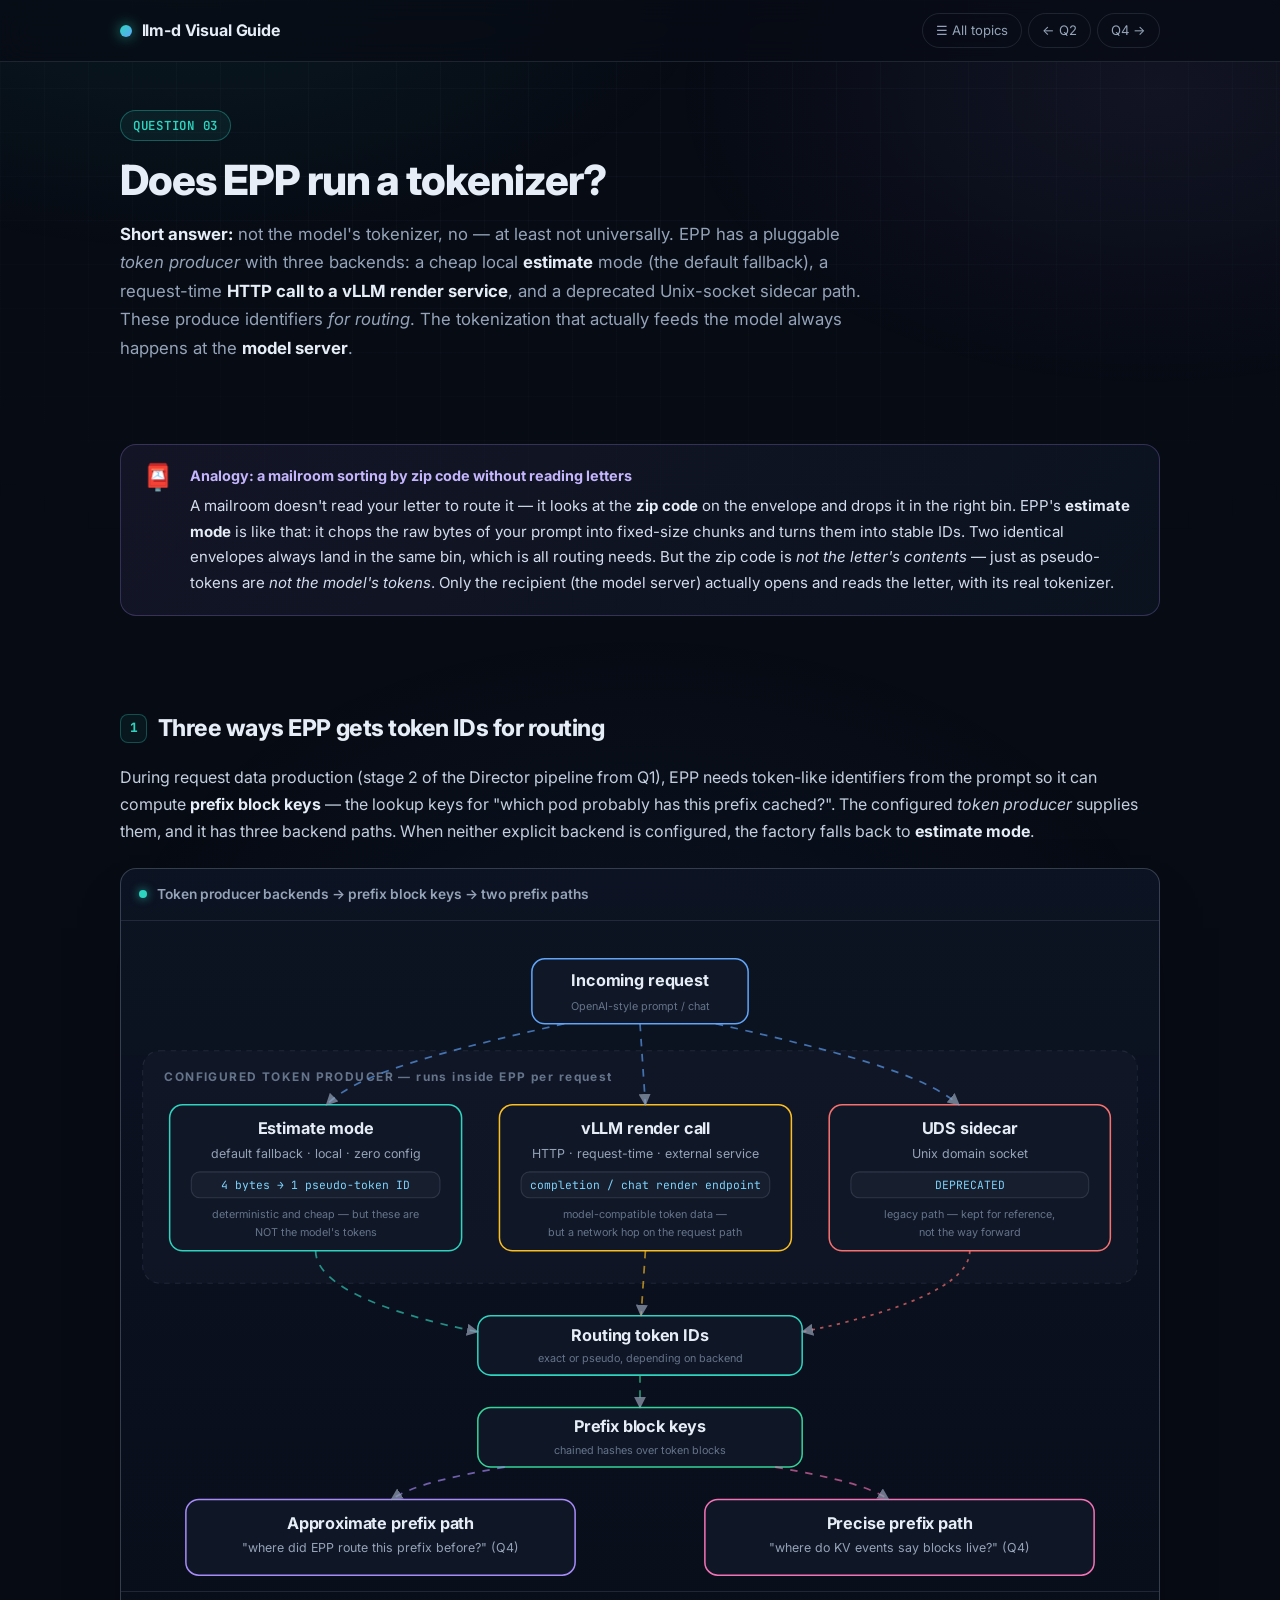
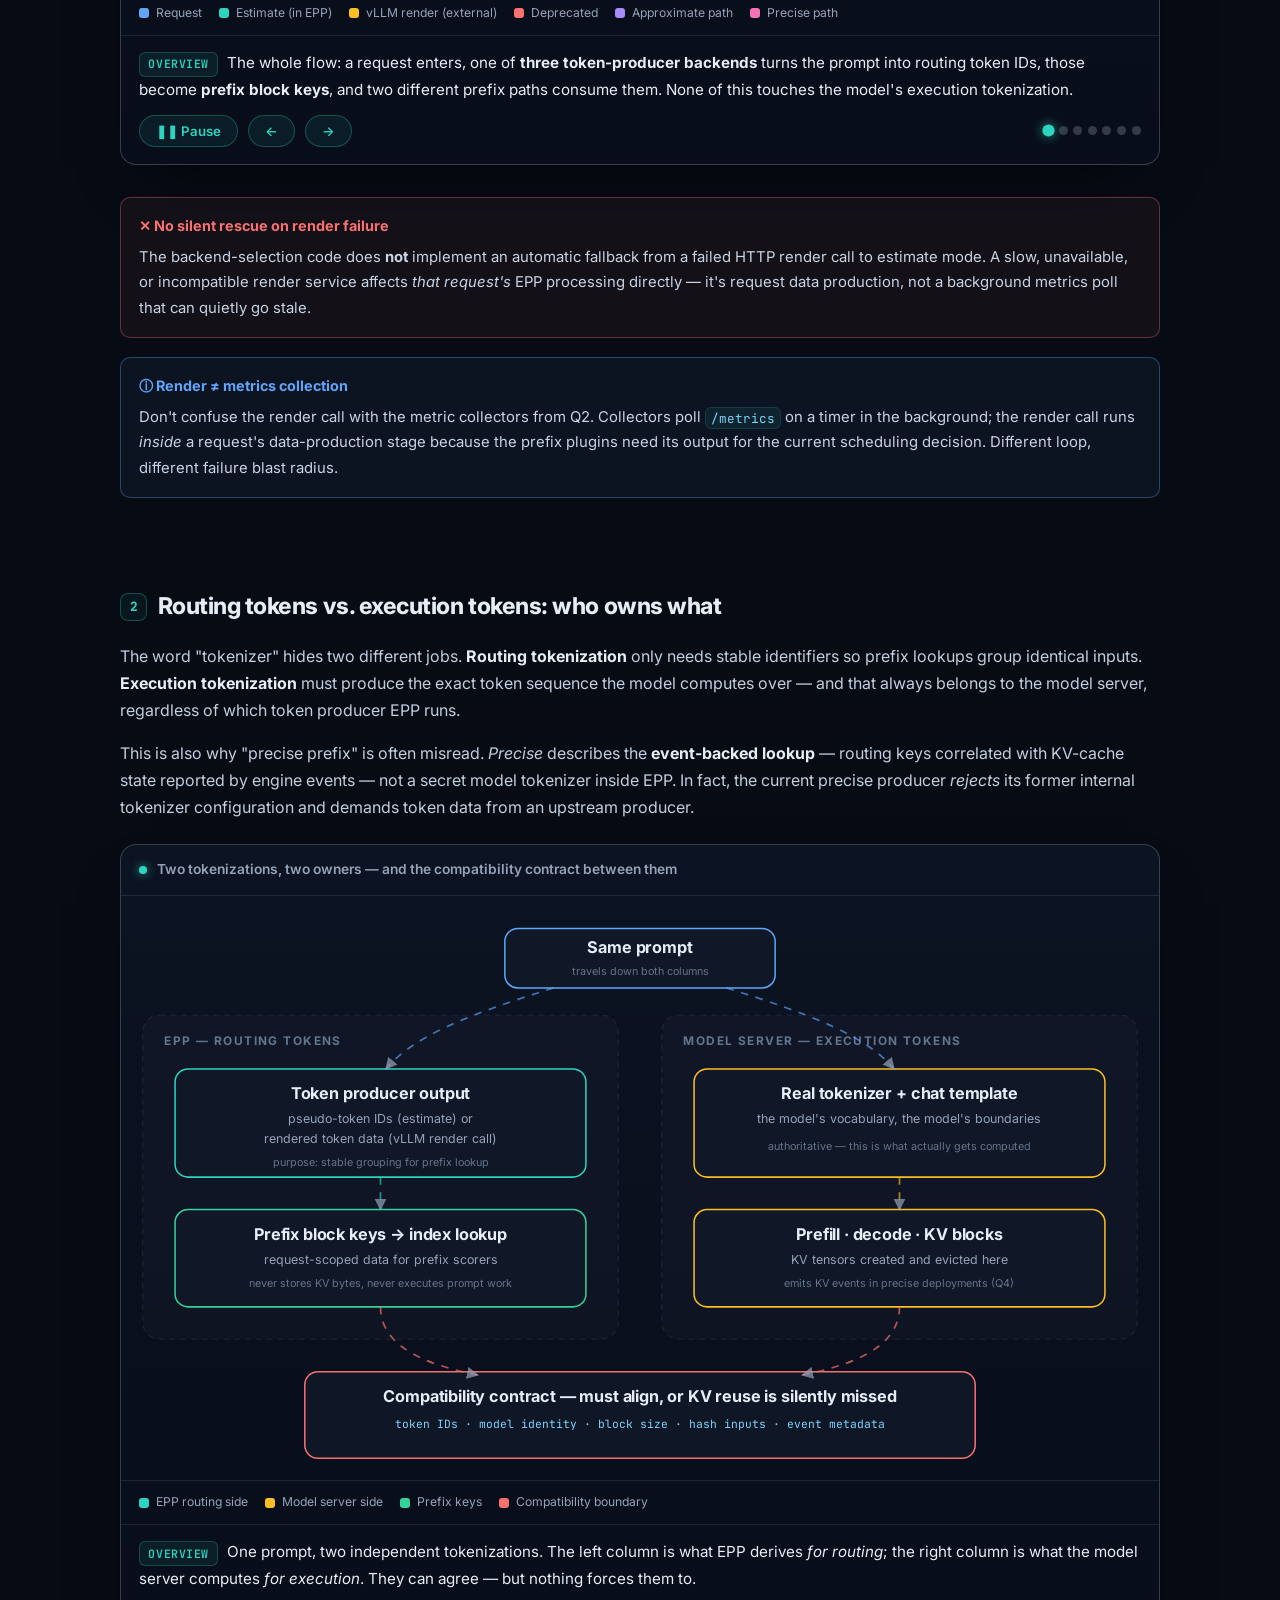
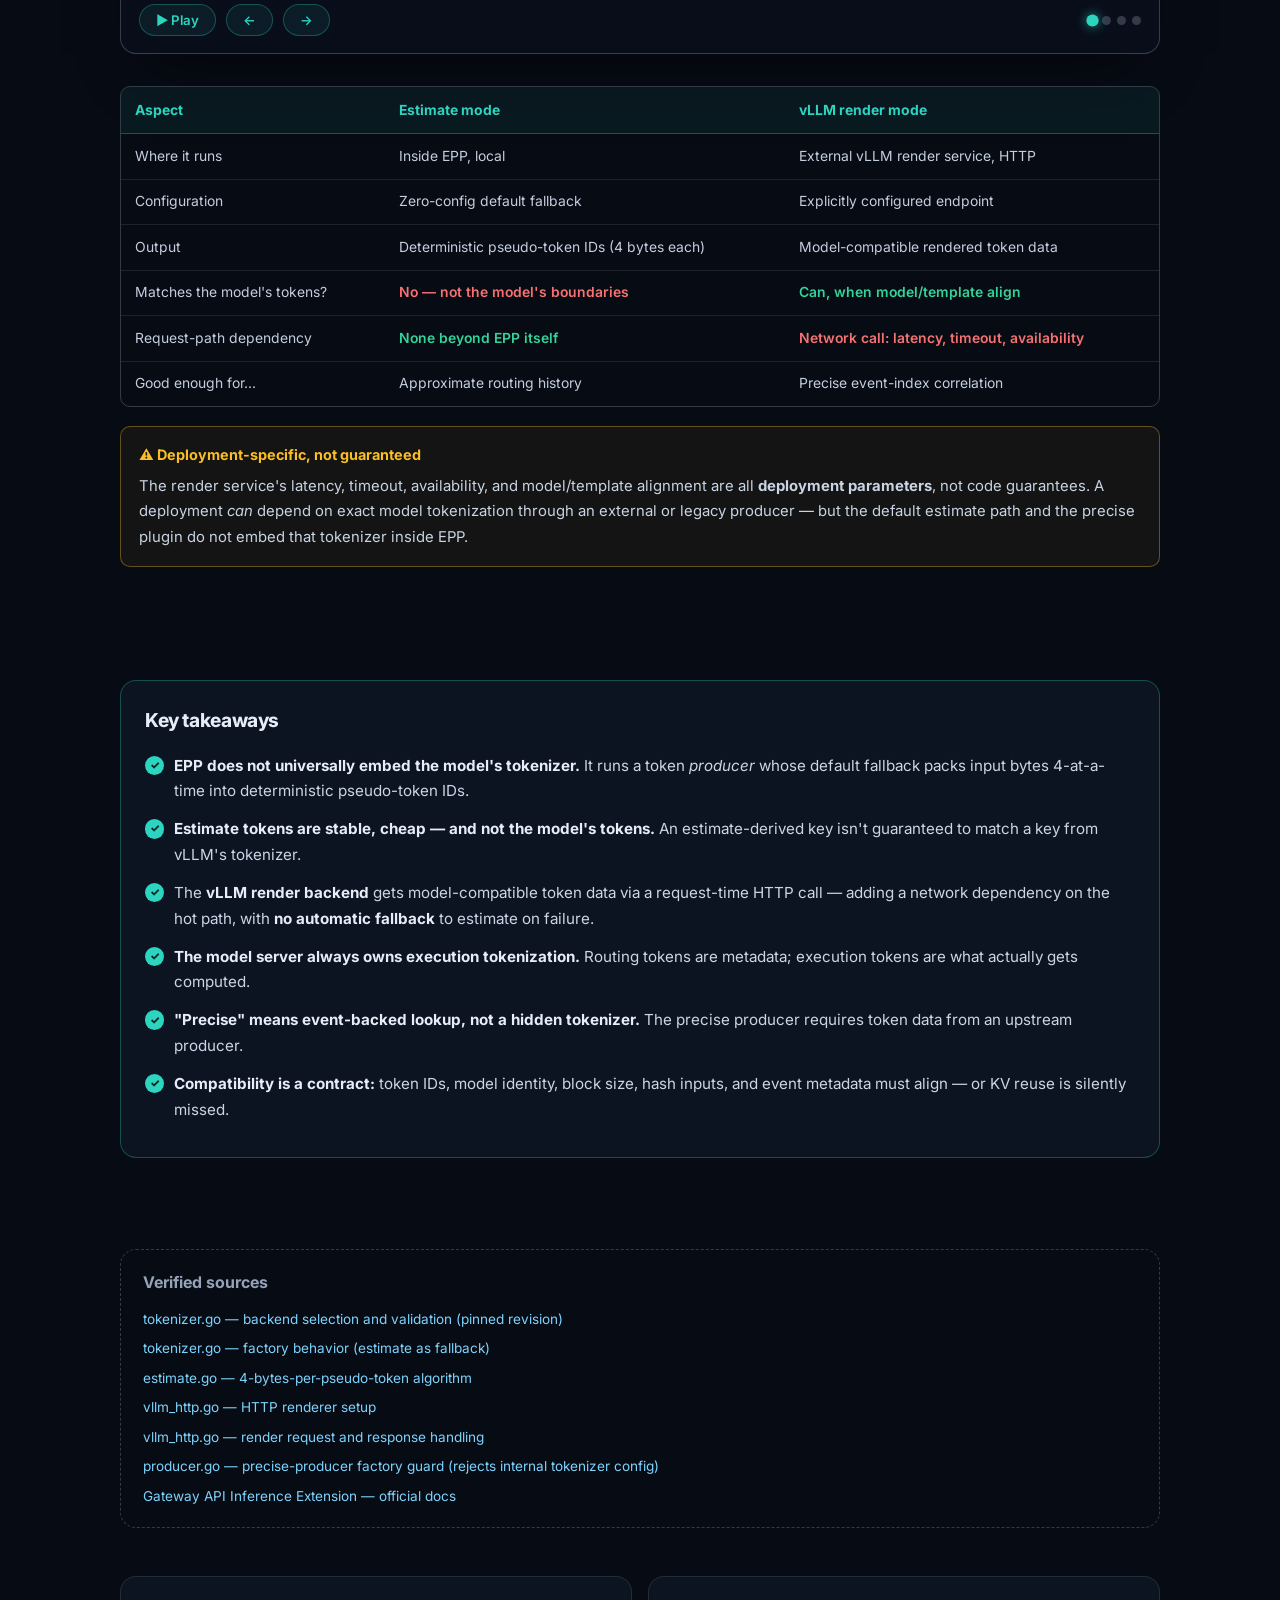
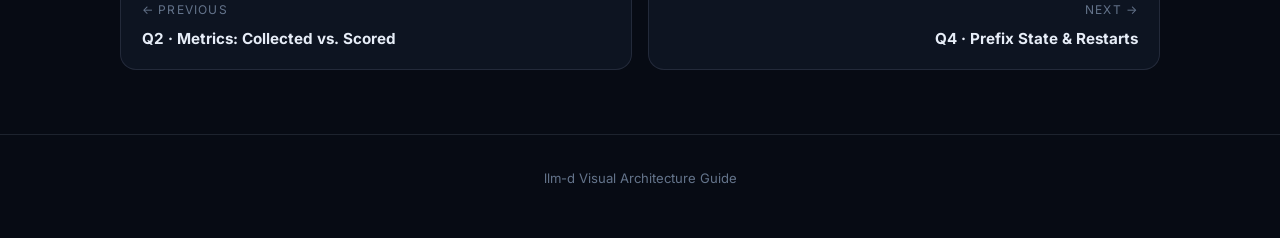
<file: q3.html>
<!DOCTYPE html>
<html lang="en">
<head>
<meta charset="UTF-8">
<meta name="viewport" content="width=device-width, initial-scale=1.0">
<title>Q3 · Does EPP Run a Tokenizer? — llm-d Visual Guide</title>
<link rel="preconnect" href="https://fonts.googleapis.com">
<link rel="preconnect" href="https://fonts.gstatic.com" crossorigin>
<link href="https://fonts.googleapis.com/css2?family=Inter:wght@400;500;600;700;800&family=JetBrains+Mono:wght@400;600;700&display=swap" rel="stylesheet">
<link rel="stylesheet" href="assets/style.css">
<link rel="icon" href="data:image/svg+xml,<svg xmlns='http://www.w3.org/2000/svg' viewBox='0 0 100 100'><circle cx='50' cy='50' r='40' fill='%232dd4bf'/></svg>">
</head>
<body>

<header class="site-header">
  <div class="inner">
    <a class="brand" href="index.html"><span class="logo-dot"></span> llm-d Visual Guide</a>
    <div class="pager">
      <a href="index.html">☰ All topics</a>
      <a href="q2.html">← Q2</a>
      <a href="q4.html">Q4 →</a>
    </div>
  </div>
</header>

<main class="container">

  <section class="topic-hero reveal">
    <span class="q-badge">QUESTION 03</span>
    <h1>Does EPP run a tokenizer?</h1>
    <p class="lede">
      <strong>Short answer:</strong> not the model's tokenizer, no — at least not universally.
      EPP has a pluggable <em>token producer</em> with three backends: a cheap local
      <strong>estimate</strong> mode (the default fallback), a request-time <strong>HTTP call to a vLLM
      render service</strong>, and a deprecated Unix-socket sidecar path. These produce identifiers
      <em>for routing</em>. The tokenization that actually feeds the model always happens at the
      <strong>model server</strong>.
    </p>
  </section>

  <section class="section reveal">
    <div class="analogy">
      <div class="emoji">📮</div>
      <div class="body">
        <span class="a-title">Analogy: a mailroom sorting by zip code without reading letters</span>
        A mailroom doesn't read your letter to route it — it looks at the <strong>zip code</strong> on the
        envelope and drops it in the right bin. EPP's <strong>estimate mode</strong> is like that: it chops
        the raw bytes of your prompt into fixed-size chunks and turns them into stable IDs. Two identical
        envelopes always land in the same bin, which is all routing needs. But the zip code is
        <em>not the letter's contents</em> — just as pseudo-tokens are <em>not the model's tokens</em>.
        Only the recipient (the model server) actually opens and reads the letter, with its real tokenizer.
      </div>
    </div>
  </section>

  <!-- ===== DIAGRAM 1: three token-producer backends ===== -->
  <section class="section reveal">
    <h2><span class="num">1</span> Three ways EPP gets token IDs for routing</h2>
    <div class="prose">
      <p>
        During request data production (stage 2 of the Director pipeline from Q1), EPP needs token-like
        identifiers from the prompt so it can compute <strong>prefix block keys</strong> — the lookup keys
        for "which pod probably has this prefix cached?". The configured <em>token producer</em> supplies
        them, and it has three backend paths. When neither explicit backend is configured, the factory
        falls back to <strong>estimate mode</strong>.
      </p>
    </div>

    <div class="diagram-card">
      <div class="diagram-title"><span class="dot"></span> Token producer backends → prefix block keys → two prefix paths</div>
      <div class="diagram-scroll">
        <svg viewBox="0 0 960 620" xmlns="http://www.w3.org/2000/svg" role="img" aria-label="Token producer with three backends feeding prefix block keys and the approximate and precise prefix paths">
          <defs>
            <marker id="q3a" viewBox="0 0 10 10" refX="9" refY="5" markerWidth="7" markerHeight="7" orient="auto-start-reverse">
              <path d="M0,0 L10,5 L0,10 z" fill="rgba(148,163,184,0.7)"/>
            </marker>
          </defs>

          <!-- request -->
          <g class="dimmable" data-s="1">
            <rect class="node-box s-client" x="380" y="35" width="200" height="60" rx="12"/>
            <text class="t-title" x="480" y="60" text-anchor="middle">Incoming request</text>
            <text class="t-tiny" x="480" y="82" text-anchor="middle">OpenAI-style prompt / chat</text>
          </g>

          <!-- token producer zone -->
          <g class="dimmable" data-s="1,2,3,4">
            <rect class="zone-box" x="20" y="120" width="920" height="215"/>
            <text class="t-zone" x="40" y="148">CONFIGURED TOKEN PRODUCER — runs inside EPP per request</text>
          </g>

          <g class="dimmable" data-s="2">
            <rect class="node-box s-epp" x="45" y="170" width="270" height="135" rx="12"/>
            <text class="t-title" x="180" y="197" text-anchor="middle">Estimate mode</text>
            <text class="t-sub" x="180" y="219" text-anchor="middle">default fallback · local · zero config</text>
            <rect class="inner-box" x="65" y="232" width="230" height="24"/>
            <text class="t-mono" x="180" y="248" text-anchor="middle">4 bytes → 1 pseudo-token ID</text>
            <text class="t-tiny" x="180" y="275" text-anchor="middle">deterministic and cheap — but these are</text>
            <text class="t-tiny" x="180" y="291" text-anchor="middle">NOT the model's tokens</text>
          </g>

          <g class="dimmable" data-s="3">
            <rect class="node-box s-model" x="350" y="170" width="270" height="135" rx="12"/>
            <text class="t-title" x="485" y="197" text-anchor="middle">vLLM render call</text>
            <text class="t-sub" x="485" y="219" text-anchor="middle">HTTP · request-time · external service</text>
            <rect class="inner-box" x="370" y="232" width="230" height="24"/>
            <text class="t-mono" x="485" y="248" text-anchor="middle">completion / chat render endpoint</text>
            <text class="t-tiny" x="485" y="275" text-anchor="middle">model-compatible token data —</text>
            <text class="t-tiny" x="485" y="291" text-anchor="middle">but a network hop on the request path</text>
          </g>

          <g class="dimmable" data-s="4">
            <rect class="node-box s-danger" x="655" y="170" width="260" height="135" rx="12"/>
            <text class="t-title" x="785" y="197" text-anchor="middle">UDS sidecar</text>
            <text class="t-sub" x="785" y="219" text-anchor="middle">Unix domain socket</text>
            <rect class="inner-box" x="675" y="232" width="220" height="24"/>
            <text class="t-mono" x="785" y="248" text-anchor="middle">DEPRECATED</text>
            <text class="t-tiny" x="785" y="275" text-anchor="middle">legacy path — kept for reference,</text>
            <text class="t-tiny" x="785" y="291" text-anchor="middle">not the way forward</text>
          </g>

          <!-- token IDs -->
          <g class="dimmable" data-s="2,3,4,5">
            <rect class="node-box s-epp" x="330" y="365" width="300" height="55" rx="12"/>
            <text class="t-title" x="480" y="388" text-anchor="middle">Routing token IDs</text>
            <text class="t-tiny" x="480" y="408" text-anchor="middle">exact or pseudo, depending on backend</text>
          </g>

          <!-- block keys -->
          <g class="dimmable" data-s="5,6,7">
            <rect class="node-box s-storage" x="330" y="450" width="300" height="55" rx="12"/>
            <text class="t-title" x="480" y="473" text-anchor="middle">Prefix block keys</text>
            <text class="t-tiny" x="480" y="493" text-anchor="middle">chained hashes over token blocks</text>
          </g>

          <!-- two consumers -->
          <g class="dimmable" data-s="6">
            <rect class="node-box s-proxy" x="60" y="535" width="360" height="70" rx="12"/>
            <text class="t-title" x="240" y="562" text-anchor="middle">Approximate prefix path</text>
            <text class="t-sub" x="240" y="584" text-anchor="middle">"where did EPP route this prefix before?" (Q4)</text>
          </g>
          <g class="dimmable" data-s="7">
            <rect class="node-box s-metrics" x="540" y="535" width="360" height="70" rx="12"/>
            <text class="t-title" x="720" y="562" text-anchor="middle">Precise prefix path</text>
            <text class="t-sub" x="720" y="584" text-anchor="middle">"where do KV events say blocks live?" (Q4)</text>
          </g>

          <!-- edges: request -> backends -->
          <path class="edge e-client flow dimmable" data-s="2" d="M410,95 C300,120 220,140 190,170" marker-end="url(#q3a)"/>
          <path class="edge e-client flow dimmable" data-s="3" d="M480,95 L485,170" marker-end="url(#q3a)"/>
          <path class="edge e-client flow dimmable" data-s="4" d="M550,95 C660,120 740,140 775,170" marker-end="url(#q3a)"/>

          <!-- edges: backends -> token IDs -->
          <path class="edge e-epp flow dimmable" data-s="2" d="M180,305 C180,345 280,370 330,380" marker-end="url(#q3a)"/>
          <path class="edge e-model flow dimmable" data-s="3" d="M485,305 L481,365" marker-end="url(#q3a)"/>
          <path class="edge e-danger dimmable" data-s="4" stroke-dasharray="3 5" d="M785,305 C785,345 680,370 630,380" marker-end="url(#q3a)"/>

          <!-- token IDs -> keys -->
          <path class="edge e-storage flow dimmable" data-s="5" d="M480,420 L480,450" marker-end="url(#q3a)"/>

          <!-- keys -> consumers -->
          <path class="edge e-proxy flow dimmable" data-s="6" d="M355,505 C300,515 270,522 250,535" marker-end="url(#q3a)"/>
          <path class="edge e-metrics flow dimmable" data-s="7" d="M605,505 C660,515 690,522 710,535" marker-end="url(#q3a)"/>
        </svg>
      </div>
      <div class="legend">
        <span><i style="background:var(--client)"></i> Request</span>
        <span><i style="background:var(--epp)"></i> Estimate (in EPP)</span>
        <span><i style="background:var(--model)"></i> vLLM render (external)</span>
        <span><i style="background:var(--danger)"></i> Deprecated</span>
        <span><i style="background:var(--proxy)"></i> Approximate path</span>
        <span><i style="background:var(--metrics)"></i> Precise path</span>
      </div>
      <script type="application/json" class="steps">[
        {"text":"The whole flow: a request enters, one of <strong>three token-producer backends</strong> turns the prompt into routing token IDs, those become <strong>prefix block keys</strong>, and two different prefix paths consume them. None of this touches the model's execution tokenization."},
        {"text":"<strong>Estimate mode — the default fallback.</strong> No Hugging Face tokenizer, no model vocabulary. It consumes the input bytes four at a time and packs each group into a deterministic pseudo-token ID. Cheap, stable, local — and explicitly <em>not</em> the token boundaries vLLM will use."},
        {"text":"<strong>vLLM render mode.</strong> EPP picks the completion or chat render endpoint based on the request form and makes a <em>request-time HTTP call</em> to a configured vLLM render service, getting model-compatible token data back. The cost: a network dependency on the hot path. And there is <strong>no automatic fallback</strong> to estimate mode if the call fails."},
        {"text":"<strong>The UDS sidecar path is deprecated.</strong> It exists in the code, but it's the legacy way to get external tokenization and isn't the direction the project is moving."},
        {"text":"Whichever backend ran, the output is <strong>routing token IDs</strong> — exact (render) or pseudo (estimate) — which get chained into <strong>prefix block keys</strong>: the hashes used to look up cached-prefix locations."},
        {"text":"The <strong>approximate path</strong> asks: where did EPP route this same derived prefix before? Pseudo-tokens work fine here — repeated byte-identical input produces the same identifiers, so history lookups still hit."},
        {"text":"The <strong>precise path</strong> asks: which pods does the KV-event-built index associate with compatible block keys? This needs much stronger compatibility (next section) — and note: the precise producer <em>requires token data from an upstream producer</em>. It has no hidden tokenizer of its own."}
      ]</script>
      <div class="player"></div>
    </div>

    <div class="callout danger">
      <div class="co-title">✕ No silent rescue on render failure</div>
      The backend-selection code does <strong>not</strong> implement an automatic fallback from a failed
      HTTP render call to estimate mode. A slow, unavailable, or incompatible render service affects
      <em>that request's</em> EPP processing directly — it's request data production, not a background
      metrics poll that can quietly go stale.
    </div>

    <div class="callout info">
      <div class="co-title">ⓘ Render ≠ metrics collection</div>
      Don't confuse the render call with the metric collectors from Q2. Collectors poll
      <code>/metrics</code> on a timer in the background; the render call runs <em>inside</em> a request's
      data-production stage because the prefix plugins need its output for the current scheduling decision.
      Different loop, different failure blast radius.
    </div>
  </section>

  <!-- ===== DIAGRAM 2: routing vs execution tokens ===== -->
  <section class="section reveal">
    <h2><span class="num">2</span> Routing tokens vs. execution tokens: who owns what</h2>
    <div class="prose">
      <p>
        The word "tokenizer" hides two different jobs. <strong>Routing tokenization</strong> only needs
        stable identifiers so prefix lookups group identical inputs. <strong>Execution tokenization</strong>
        must produce the exact token sequence the model computes over — and that always belongs to the
        model server, regardless of which token producer EPP runs.
      </p>
      <p>
        This is also why "precise prefix" is often misread. <em>Precise</em> describes the
        <strong>event-backed lookup</strong> — routing keys correlated with KV-cache state reported by
        engine events — not a secret model tokenizer inside EPP. In fact, the current precise producer
        <em>rejects</em> its former internal tokenizer configuration and demands token data from an
        upstream producer.
      </p>
    </div>

    <div class="diagram-card">
      <div class="diagram-title"><span class="dot"></span> Two tokenizations, two owners — and the compatibility contract between them</div>
      <div class="diagram-scroll">
        <svg viewBox="0 0 960 540" xmlns="http://www.w3.org/2000/svg" role="img" aria-label="Side-by-side comparison of routing tokens owned by EPP and execution tokens owned by the model server">
          <defs>
            <marker id="q3b" viewBox="0 0 10 10" refX="9" refY="5" markerWidth="7" markerHeight="7" orient="auto-start-reverse">
              <path d="M0,0 L10,5 L0,10 z" fill="rgba(148,163,184,0.7)"/>
            </marker>
          </defs>

          <!-- prompt at top -->
          <g class="dimmable" data-s="1">
            <rect class="node-box s-client" x="355" y="30" width="250" height="55" rx="12"/>
            <text class="t-title" x="480" y="53" text-anchor="middle">Same prompt</text>
            <text class="t-tiny" x="480" y="73" text-anchor="middle">travels down both columns</text>
          </g>

          <!-- left column: EPP routing -->
          <g class="dimmable" data-s="1,2,4">
            <rect class="zone-box" x="20" y="110" width="440" height="300"/>
            <text class="t-zone" x="40" y="138">EPP — ROUTING TOKENS</text>
          </g>

          <g class="dimmable" data-s="2">
            <rect class="node-box s-epp" x="50" y="160" width="380" height="100" rx="12"/>
            <text class="t-title" x="240" y="188" text-anchor="middle">Token producer output</text>
            <text class="t-sub" x="240" y="210" text-anchor="middle">pseudo-token IDs (estimate) or</text>
            <text class="t-sub" x="240" y="228" text-anchor="middle">rendered token data (vLLM render call)</text>
            <text class="t-tiny" x="240" y="250" text-anchor="middle">purpose: stable grouping for prefix lookup</text>
          </g>

          <g class="dimmable" data-s="2">
            <rect class="node-box s-storage" x="50" y="290" width="380" height="90" rx="12"/>
            <text class="t-title" x="240" y="318" text-anchor="middle">Prefix block keys → index lookup</text>
            <text class="t-sub" x="240" y="340" text-anchor="middle">request-scoped data for prefix scorers</text>
            <text class="t-tiny" x="240" y="362" text-anchor="middle">never stores KV bytes, never executes prompt work</text>
          </g>

          <!-- right column: model server -->
          <g class="dimmable" data-s="1,3,4">
            <rect class="zone-box" x="500" y="110" width="440" height="300"/>
            <text class="t-zone" x="520" y="138">MODEL SERVER — EXECUTION TOKENS</text>
          </g>

          <g class="dimmable" data-s="3">
            <rect class="node-box s-model" x="530" y="160" width="380" height="100" rx="12"/>
            <text class="t-title" x="720" y="188" text-anchor="middle">Real tokenizer + chat template</text>
            <text class="t-sub" x="720" y="210" text-anchor="middle">the model's vocabulary, the model's boundaries</text>
            <text class="t-tiny" x="720" y="235" text-anchor="middle">authoritative — this is what actually gets computed</text>
          </g>

          <g class="dimmable" data-s="3">
            <rect class="node-box s-model" x="530" y="290" width="380" height="90" rx="12"/>
            <text class="t-title" x="720" y="318" text-anchor="middle">Prefill · decode · KV blocks</text>
            <text class="t-sub" x="720" y="340" text-anchor="middle">KV tensors created and evicted here</text>
            <text class="t-tiny" x="720" y="362" text-anchor="middle">emits KV events in precise deployments (Q4)</text>
          </g>

          <!-- compatibility bridge -->
          <g class="dimmable" data-s="4">
            <rect class="node-box s-danger" x="170" y="440" width="620" height="80" rx="12"/>
            <text class="t-title" x="480" y="468" text-anchor="middle">Compatibility contract — must align, or KV reuse is silently missed</text>
            <text class="t-mono" x="480" y="492" text-anchor="middle">token IDs · model identity · block size · hash inputs · event metadata</text>
          </g>

          <!-- edges -->
          <path class="edge e-client flow dimmable" data-s="2" d="M400,85 C320,110 270,130 245,160" marker-end="url(#q3b)"/>
          <path class="edge e-client flow dimmable" data-s="3" d="M560,85 C640,110 690,130 715,160" marker-end="url(#q3b)"/>
          <path class="edge e-epp flow dimmable" data-s="2" d="M240,260 L240,290" marker-end="url(#q3b)"/>
          <path class="edge e-model flow dimmable" data-s="3" d="M720,260 L720,290" marker-end="url(#q3b)"/>
          <path class="edge e-danger flow dimmable" data-s="4" d="M240,380 C240,420 290,435 330,443" marker-end="url(#q3b)"/>
          <path class="edge e-danger flow dimmable" data-s="4" d="M720,380 C720,420 670,435 630,443" marker-end="url(#q3b)"/>
        </svg>
      </div>
      <div class="legend">
        <span><i style="background:var(--epp)"></i> EPP routing side</span>
        <span><i style="background:var(--model)"></i> Model server side</span>
        <span><i style="background:var(--storage)"></i> Prefix keys</span>
        <span><i style="background:var(--danger)"></i> Compatibility boundary</span>
      </div>
      <script type="application/json" class="steps">[
        {"text":"One prompt, two independent tokenizations. The left column is what EPP derives <em>for routing</em>; the right column is what the model server computes <em>for execution</em>. They can agree — but nothing forces them to."},
        {"text":"<strong>EPP's side is metadata.</strong> The token producer emits routing IDs, which become prefix block keys, which drive index lookups and scores. This output is request-scoped: it never stores KV bytes and never executes any prompt work."},
        {"text":"<strong>The model server's side is authoritative.</strong> Its own tokenizer and chat template produce the exact sequence that prefill and decode compute over, and the KV blocks are created (and evicted) here. An estimate-derived key is not guaranteed to equal a key derived from vLLM's tokenizer."},
        {"text":"<strong>The precise path lives or dies on this contract.</strong> Rendered token IDs, model identity, block size, hash inputs, and event metadata must all align between the request side and the event adapter's block identity. A mismatch leaves reusable KV data resident at the engine while EPP finds no compatible routing key — a silent cache miss. \"Precise\" names the event-backed lookup; it does not waive these requirements."}
      ]</script>
      <div class="player"></div>
    </div>

    <div class="table-wrap">
      <table>
        <thead><tr><th>Aspect</th><th>Estimate mode</th><th>vLLM render mode</th></tr></thead>
        <tbody>
          <tr>
            <td>Where it runs</td>
            <td>Inside EPP, local</td>
            <td>External vLLM render service, HTTP</td>
          </tr>
          <tr>
            <td>Configuration</td>
            <td>Zero-config default fallback</td>
            <td>Explicitly configured endpoint</td>
          </tr>
          <tr>
            <td>Output</td>
            <td>Deterministic pseudo-token IDs (4 bytes each)</td>
            <td>Model-compatible rendered token data</td>
          </tr>
          <tr>
            <td>Matches the model's tokens?</td>
            <td class="no">No — not the model's boundaries</td>
            <td class="yes">Can, when model/template align</td>
          </tr>
          <tr>
            <td>Request-path dependency</td>
            <td class="yes">None beyond EPP itself</td>
            <td class="no">Network call: latency, timeout, availability</td>
          </tr>
          <tr>
            <td>Good enough for…</td>
            <td>Approximate routing history</td>
            <td>Precise event-index correlation</td>
          </tr>
        </tbody>
      </table>
    </div>

    <div class="callout warn">
      <div class="co-title">⚠ Deployment-specific, not guaranteed</div>
      The render service's latency, timeout, availability, and model/template alignment are all
      <strong>deployment parameters</strong>, not code guarantees. A deployment <em>can</em> depend on exact
      model tokenization through an external or legacy producer — but the default estimate path and the
      precise plugin do not embed that tokenizer inside EPP.
    </div>
  </section>

  <section class="section reveal">
    <div class="takeaways">
      <h2>Key takeaways</h2>
      <ul>
        <li><strong>EPP does not universally embed the model's tokenizer.</strong> It runs a token <em>producer</em> whose default fallback packs input bytes 4-at-a-time into deterministic pseudo-token IDs.</li>
        <li><strong>Estimate tokens are stable, cheap — and not the model's tokens.</strong> An estimate-derived key isn't guaranteed to match a key from vLLM's tokenizer.</li>
        <li>The <strong>vLLM render backend</strong> gets model-compatible token data via a request-time HTTP call — adding a network dependency on the hot path, with <strong>no automatic fallback</strong> to estimate on failure.</li>
        <li><strong>The model server always owns execution tokenization.</strong> Routing tokens are metadata; execution tokens are what actually gets computed.</li>
        <li><strong>"Precise" means event-backed lookup, not a hidden tokenizer.</strong> The precise producer requires token data from an upstream producer.</li>
        <li><strong>Compatibility is a contract:</strong> token IDs, model identity, block size, hash inputs, and event metadata must align — or KV reuse is silently missed.</li>
      </ul>
    </div>
  </section>

  <section class="sources reveal">
    <h2>Verified sources</h2>
    <ul>
      <li><a href="https://github.com/llm-d/llm-d-router/blob/4a6c4164cc4881e634c66974810b2c50d0859a1b/pkg/epp/framework/plugins/requestcontrol/dataproducer/tokenizer/tokenizer.go#L42-L81" target="_blank" rel="noopener">tokenizer.go — backend selection and validation (pinned revision)</a></li>
      <li><a href="https://github.com/llm-d/llm-d-router/blob/4a6c4164cc4881e634c66974810b2c50d0859a1b/pkg/epp/framework/plugins/requestcontrol/dataproducer/tokenizer/tokenizer.go#L122-L208" target="_blank" rel="noopener">tokenizer.go — factory behavior (estimate as fallback)</a></li>
      <li><a href="https://github.com/llm-d/llm-d-router/blob/4a6c4164cc4881e634c66974810b2c50d0859a1b/pkg/epp/framework/plugins/requestcontrol/dataproducer/tokenizer/estimate.go#L33-L90" target="_blank" rel="noopener">estimate.go — 4-bytes-per-pseudo-token algorithm</a></li>
      <li><a href="https://github.com/llm-d/llm-d-router/blob/4a6c4164cc4881e634c66974810b2c50d0859a1b/pkg/epp/framework/plugins/requestcontrol/dataproducer/tokenizer/vllm_http.go#L39-L76" target="_blank" rel="noopener">vllm_http.go — HTTP renderer setup</a></li>
      <li><a href="https://github.com/llm-d/llm-d-router/blob/4a6c4164cc4881e634c66974810b2c50d0859a1b/pkg/epp/framework/plugins/requestcontrol/dataproducer/tokenizer/vllm_http.go#L100-L170" target="_blank" rel="noopener">vllm_http.go — render request and response handling</a></li>
      <li><a href="https://github.com/llm-d/llm-d-router/blob/4a6c4164cc4881e634c66974810b2c50d0859a1b/pkg/epp/framework/plugins/requestcontrol/dataproducer/preciseprefixcache/producer.go#L101-L135" target="_blank" rel="noopener">producer.go — precise-producer factory guard (rejects internal tokenizer config)</a></li>
      <li><a href="https://gateway-api-inference-extension.sigs.k8s.io/" target="_blank" rel="noopener">Gateway API Inference Extension — official docs</a></li>
    </ul>
  </section>

  <nav class="footer-nav reveal">
    <a href="q2.html"><span class="dir">← Previous</span><span class="name">Q2 · Metrics: Collected vs. Scored</span></a>
    <a class="next" href="q4.html"><span class="dir">Next →</span><span class="name">Q4 · Prefix State &amp; Restarts</span></a>
  </nav>
</main>

<footer class="site-footer"><div class="container">llm-d Visual Architecture Guide</div></footer>
<script src="assets/app.js"></script>
</body>
</html>
</file>
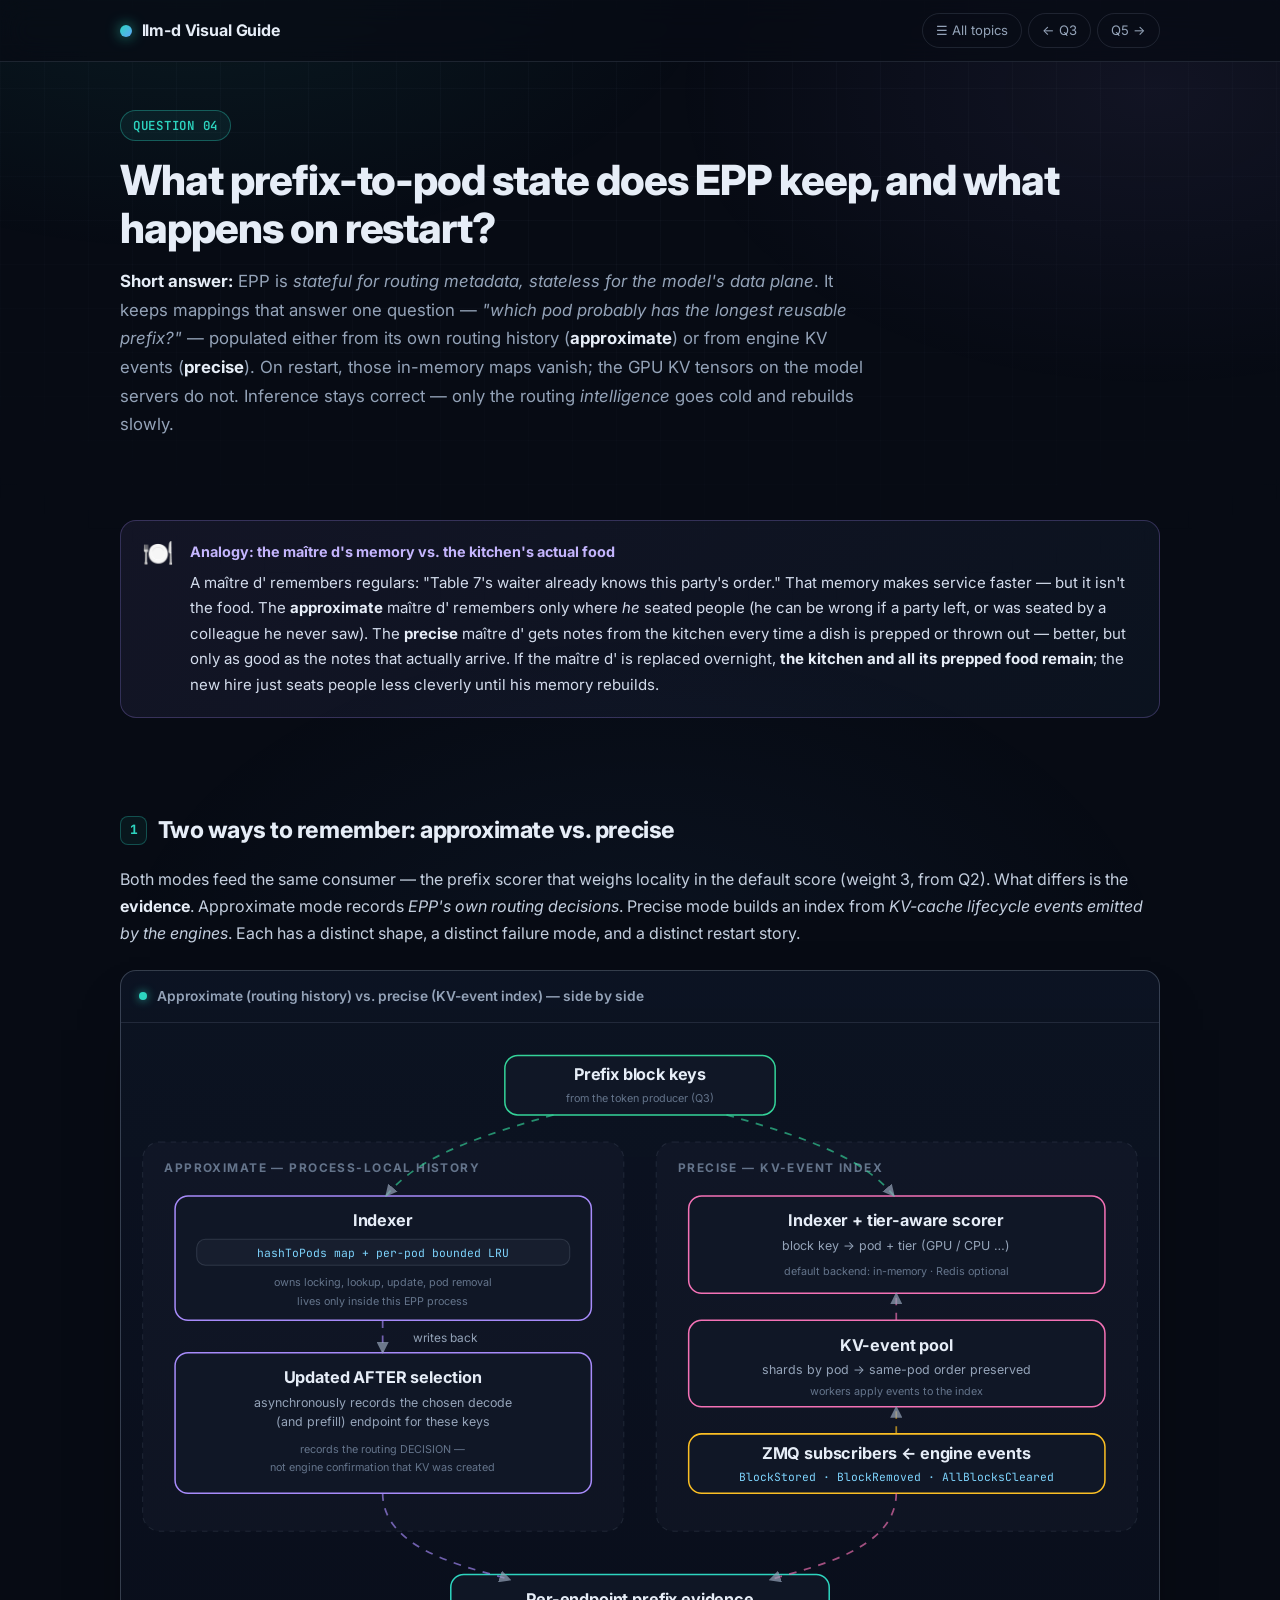
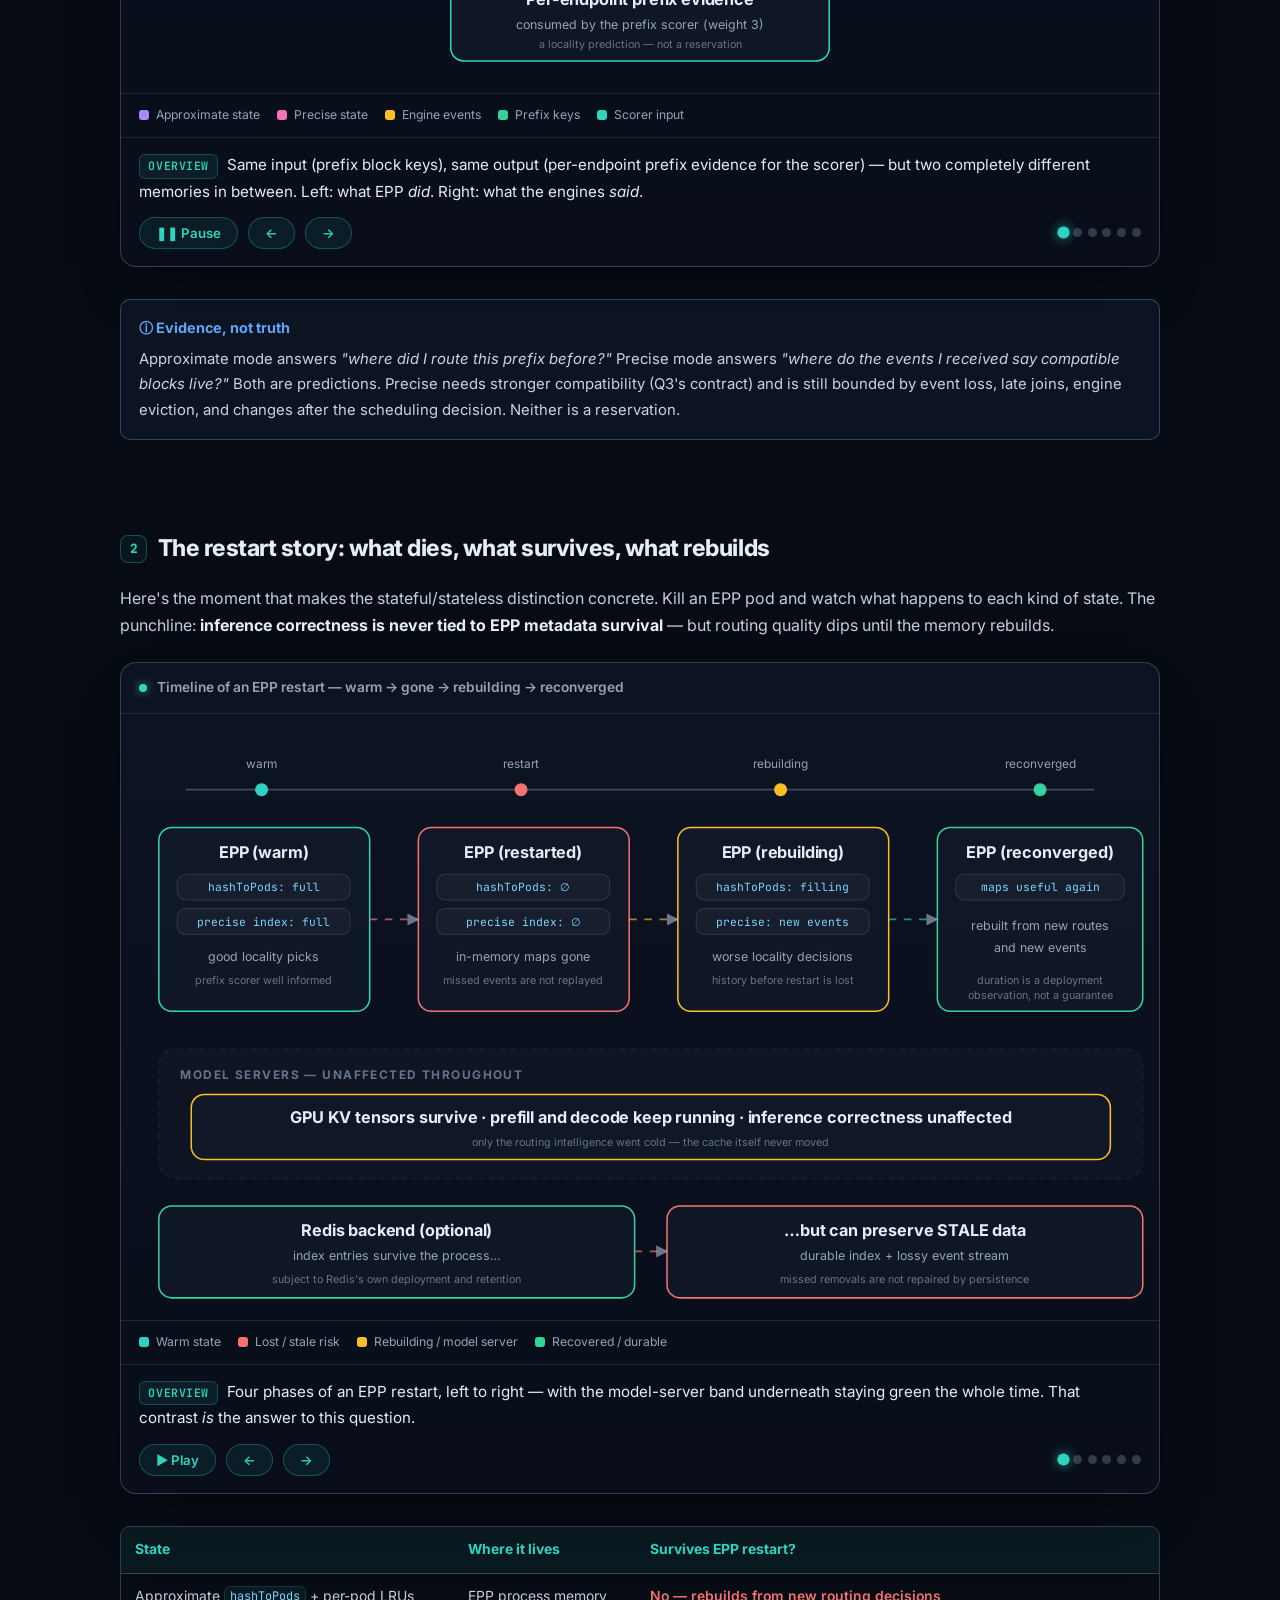
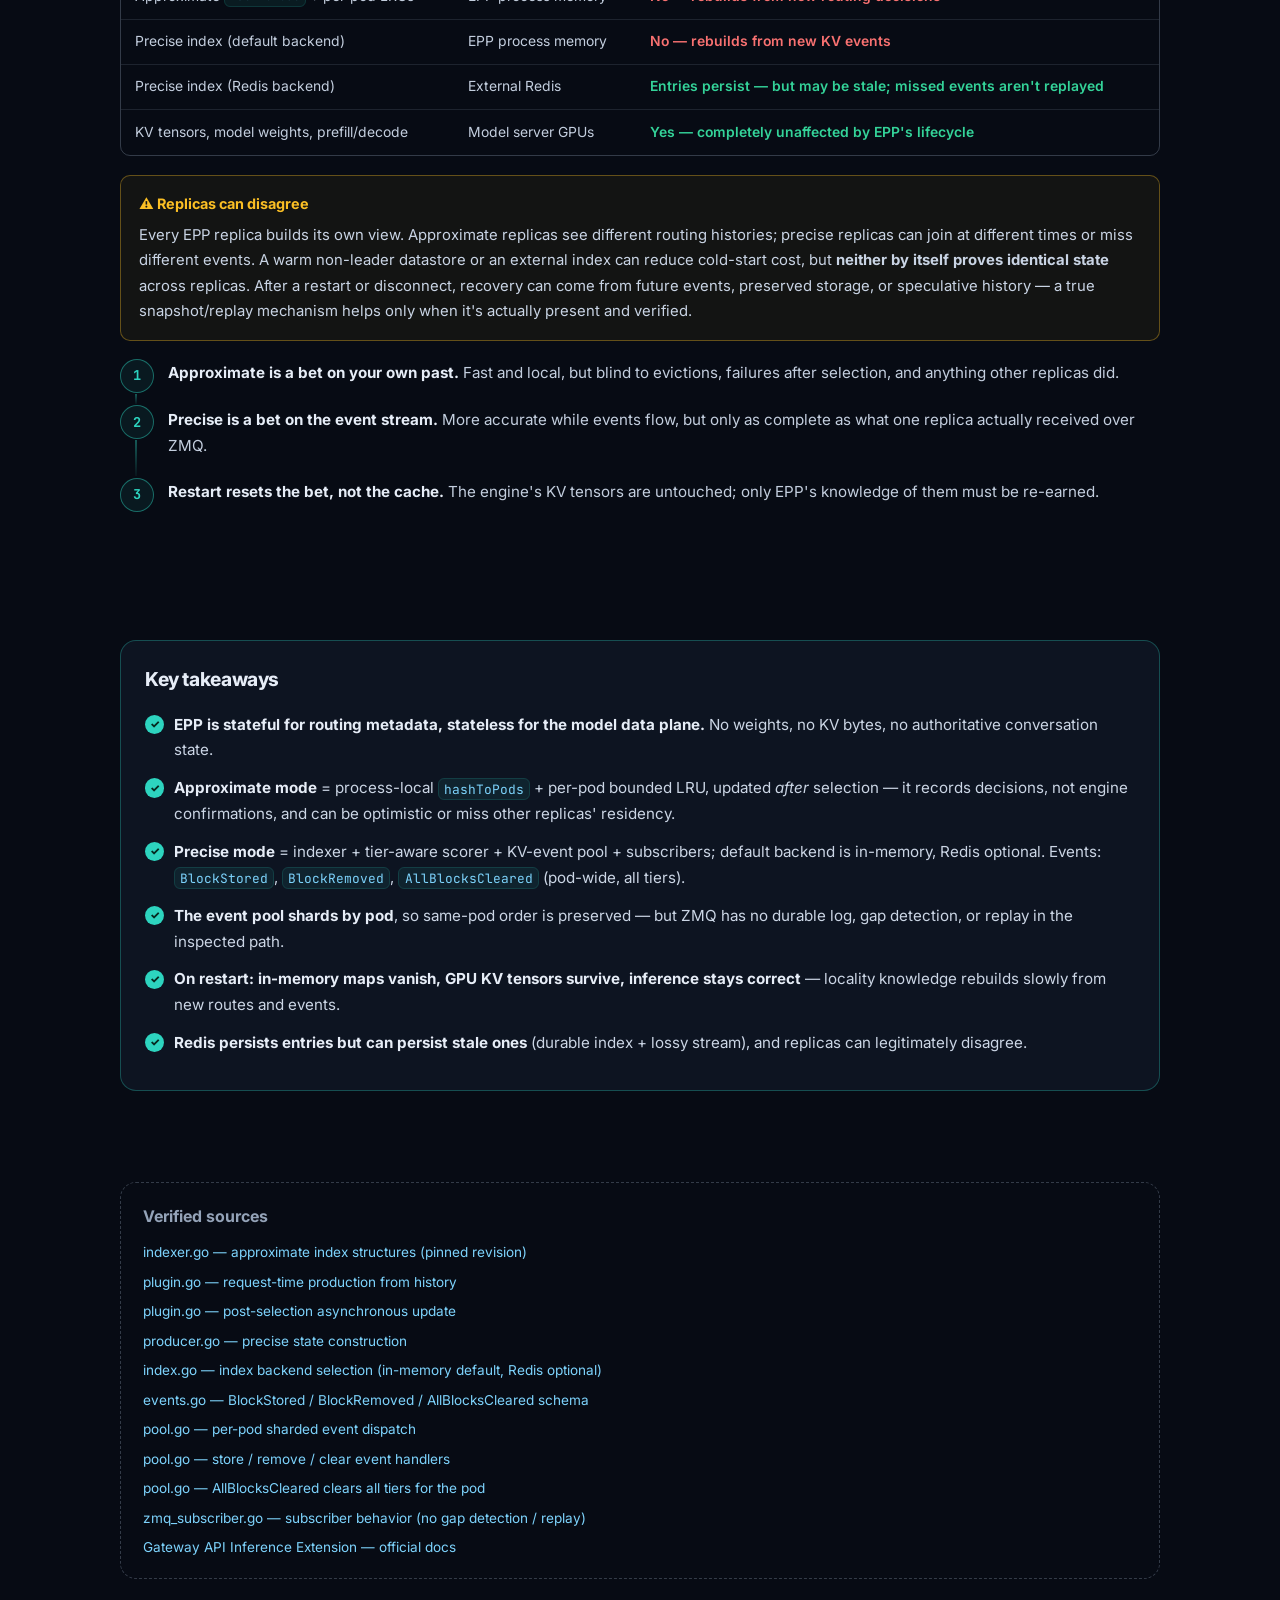
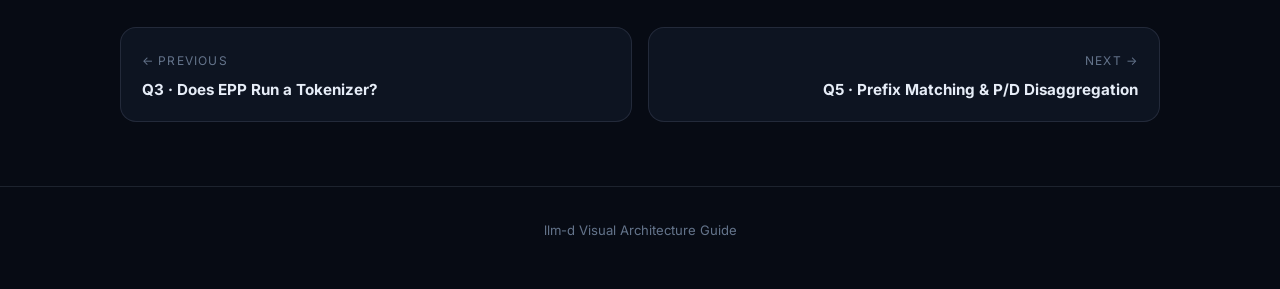
<file: q4.html>
<!DOCTYPE html>
<html lang="en">
<head>
<meta charset="UTF-8">
<meta name="viewport" content="width=device-width, initial-scale=1.0">
<title>Q4 · Prefix State &amp; Restarts — llm-d Visual Guide</title>
<link rel="preconnect" href="https://fonts.googleapis.com">
<link rel="preconnect" href="https://fonts.gstatic.com" crossorigin>
<link href="https://fonts.googleapis.com/css2?family=Inter:wght@400;500;600;700;800&family=JetBrains+Mono:wght@400;600;700&display=swap" rel="stylesheet">
<link rel="stylesheet" href="assets/style.css">
<link rel="icon" href="data:image/svg+xml,<svg xmlns='http://www.w3.org/2000/svg' viewBox='0 0 100 100'><circle cx='50' cy='50' r='40' fill='%232dd4bf'/></svg>">
</head>
<body>

<header class="site-header">
  <div class="inner">
    <a class="brand" href="index.html"><span class="logo-dot"></span> llm-d Visual Guide</a>
    <div class="pager">
      <a href="index.html">☰ All topics</a>
      <a href="q3.html">← Q3</a>
      <a href="q5.html">Q5 →</a>
    </div>
  </div>
</header>

<main class="container">

  <section class="topic-hero reveal">
    <span class="q-badge">QUESTION 04</span>
    <h1>What prefix-to-pod state does EPP keep, and what happens on restart?</h1>
    <p class="lede">
      <strong>Short answer:</strong> EPP is <em>stateful for routing metadata, stateless for the model's
      data plane</em>. It keeps mappings that answer one question — <em>"which pod probably has the longest
      reusable prefix?"</em> — populated either from its own routing history (<strong>approximate</strong>)
      or from engine KV events (<strong>precise</strong>). On restart, those in-memory maps vanish;
      the GPU KV tensors on the model servers do not. Inference stays correct — only the routing
      <em>intelligence</em> goes cold and rebuilds slowly.
    </p>
  </section>

  <section class="section reveal">
    <div class="analogy">
      <div class="emoji">🍽️</div>
      <div class="body">
        <span class="a-title">Analogy: the maître d's memory vs. the kitchen's actual food</span>
        A maître d' remembers regulars: "Table 7's waiter already knows this party's order." That memory
        makes service faster — but it isn't the food. The <strong>approximate</strong> maître d' remembers
        only where <em>he</em> seated people (he can be wrong if a party left, or was seated by a colleague
        he never saw). The <strong>precise</strong> maître d' gets notes from the kitchen every time a dish
        is prepped or thrown out — better, but only as good as the notes that actually arrive. If the
        maître d' is replaced overnight, <strong>the kitchen and all its prepped food remain</strong>;
        the new hire just seats people less cleverly until his memory rebuilds.
      </div>
    </div>
  </section>

  <!-- ===== DIAGRAM 1: approximate vs precise ===== -->
  <section class="section reveal">
    <h2><span class="num">1</span> Two ways to remember: approximate vs. precise</h2>
    <div class="prose">
      <p>
        Both modes feed the same consumer — the prefix scorer that weighs locality in the default score
        (weight 3, from Q2). What differs is the <strong>evidence</strong>. Approximate mode records
        <em>EPP's own routing decisions</em>. Precise mode builds an index from
        <em>KV-cache lifecycle events emitted by the engines</em>. Each has a distinct shape, a distinct
        failure mode, and a distinct restart story.
      </p>
    </div>

    <div class="diagram-card">
      <div class="diagram-title"><span class="dot"></span> Approximate (routing history) vs. precise (KV-event index) — side by side</div>
      <div class="diagram-scroll">
        <svg viewBox="0 0 960 620" xmlns="http://www.w3.org/2000/svg" role="img" aria-label="Two-column architecture of the approximate and precise prefix state inside EPP">
          <defs>
            <marker id="q4a" viewBox="0 0 10 10" refX="9" refY="5" markerWidth="7" markerHeight="7" orient="auto-start-reverse">
              <path d="M0,0 L10,5 L0,10 z" fill="rgba(148,163,184,0.7)"/>
            </marker>
          </defs>

          <!-- incoming keys -->
          <g class="dimmable" data-s="1">
            <rect class="node-box s-storage" x="355" y="30" width="250" height="55" rx="12"/>
            <text class="t-title" x="480" y="53" text-anchor="middle">Prefix block keys</text>
            <text class="t-tiny" x="480" y="73" text-anchor="middle">from the token producer (Q3)</text>
          </g>

          <!-- LEFT: approximate -->
          <g class="dimmable" data-s="1,2,3">
            <rect class="zone-box" x="20" y="110" width="445" height="360"/>
            <text class="t-zone" x="40" y="138">APPROXIMATE — PROCESS-LOCAL HISTORY</text>
          </g>

          <g class="dimmable" data-s="2">
            <rect class="node-box s-proxy" x="50" y="160" width="385" height="115" rx="12"/>
            <text class="t-title" x="242" y="188" text-anchor="middle">Indexer</text>
            <rect class="inner-box" x="70" y="200" width="345" height="24"/>
            <text class="t-mono" x="242" y="216" text-anchor="middle">hashToPods map + per-pod bounded LRU</text>
            <text class="t-tiny" x="242" y="243" text-anchor="middle">owns locking, lookup, update, pod removal</text>
            <text class="t-tiny" x="242" y="261" text-anchor="middle">lives only inside this EPP process</text>
          </g>

            <g class="dimmable" data-s="3">
            <rect class="node-box s-proxy" x="50" y="305" width="385" height="130" rx="12"/>
            <text class="t-title" x="242" y="333" text-anchor="middle">Updated AFTER selection</text>
            <text class="t-sub" x="242" y="355" text-anchor="middle">asynchronously records the chosen decode</text>
            <text class="t-sub" x="242" y="373" text-anchor="middle">(and prefill) endpoint for these keys</text>
            <text class="t-tiny" x="242" y="398" text-anchor="middle">records the routing DECISION —</text>
            <text class="t-tiny" x="242" y="414" text-anchor="middle">not engine confirmation that KV was created</text>
          </g>

          <!-- RIGHT: precise -->
          <g class="dimmable" data-s="1,4,5,6">
            <rect class="zone-box" x="495" y="110" width="445" height="360"/>
            <text class="t-zone" x="515" y="138">PRECISE — KV-EVENT INDEX</text>
          </g>

          <g class="dimmable" data-s="4">
            <rect class="node-box s-metrics" x="525" y="160" width="385" height="90" rx="12"/>
            <text class="t-title" x="717" y="188" text-anchor="middle">Indexer + tier-aware scorer</text>
            <text class="t-sub" x="717" y="210" text-anchor="middle">block key → pod + tier (GPU / CPU …)</text>
            <text class="t-tiny" x="717" y="233" text-anchor="middle">default backend: in-memory · Redis optional</text>
          </g>

          <g class="dimmable" data-s="5">
            <rect class="node-box s-metrics" x="525" y="275" width="385" height="80" rx="12"/>
            <text class="t-title" x="717" y="303" text-anchor="middle">KV-event pool</text>
            <text class="t-sub" x="717" y="325" text-anchor="middle">shards by pod → same-pod order preserved</text>
            <text class="t-tiny" x="717" y="344" text-anchor="middle">workers apply events to the index</text>
          </g>

          <g class="dimmable" data-s="6">
            <rect class="node-box s-model" x="525" y="380" width="385" height="55" rx="12"/>
            <text class="t-title" x="717" y="403" text-anchor="middle">ZMQ subscribers ← engine events</text>
            <text class="t-mono" x="717" y="424" text-anchor="middle">BlockStored · BlockRemoved · AllBlocksCleared</text>
          </g>

          <!-- shared consumer -->
          <g class="dimmable" data-s="1,2,4">
            <rect class="node-box s-epp" x="305" y="510" width="350" height="80" rx="12"/>
            <text class="t-title" x="480" y="538" text-anchor="middle">Per-endpoint prefix evidence</text>
            <text class="t-sub" x="480" y="560" text-anchor="middle">consumed by the prefix scorer (weight 3)</text>
            <text class="t-tiny" x="480" y="578" text-anchor="middle">a locality prediction — not a reservation</text>
          </g>

          <!-- edges -->
          <path class="edge e-storage flow dimmable" data-s="2" d="M400,85 C310,110 270,130 245,160" marker-end="url(#q4a)"/>
          <path class="edge e-storage flow dimmable" data-s="4" d="M560,85 C650,110 690,130 715,160" marker-end="url(#q4a)"/>
          <path class="edge e-proxy flow dimmable" data-s="3" d="M242,275 L242,305" marker-end="url(#q4a)"/>
          <text class="t-label dimmable" data-s="3" x="270" y="295">writes back</text>
          <path class="edge e-model flow dimmable" data-s="5" d="M717,380 L717,355" marker-end="url(#q4a)"/>
          <path class="edge e-metrics flow dimmable" data-s="5" d="M717,275 L717,250" marker-end="url(#q4a)"/>
          <path class="edge e-proxy flow dimmable" data-s="2" d="M242,435 C242,490 330,505 360,515" marker-end="url(#q4a)"/>
          <path class="edge e-metrics flow dimmable" data-s="4" d="M717,435 C717,490 630,505 600,515" marker-end="url(#q4a)"/>
        </svg>
      </div>
      <div class="legend">
        <span><i style="background:var(--proxy)"></i> Approximate state</span>
        <span><i style="background:var(--metrics)"></i> Precise state</span>
        <span><i style="background:var(--model)"></i> Engine events</span>
        <span><i style="background:var(--storage)"></i> Prefix keys</span>
        <span><i style="background:var(--epp)"></i> Scorer input</span>
      </div>
      <script type="application/json" class="steps">[
        {"text":"Same input (prefix block keys), same output (per-endpoint prefix evidence for the scorer) — but two completely different memories in between. Left: what EPP <em>did</em>. Right: what the engines <em>said</em>."},
        {"text":"<strong>Approximate structure.</strong> A process-local <code>hashToPods</code> map paired with one bounded LRU per pod. The indexer owns the maps, locking, lookups, updates, and pod removal. Before scheduling, the producer computes each candidate's match from this history."},
        {"text":"<strong>Approximate updates happen AFTER selection</strong> — asynchronously recording the chosen decode (and, when present, prefill) endpoint. That's a routing <em>decision</em>, not an engine acknowledgement: it can be optimistic (request failed before KV creation, or the block got evicted), and it misses residency created via <em>other</em> EPP replicas or direct routes. LRU eviction is also not synchronized with engine cache eviction."},
        {"text":"<strong>Precise structure.</strong> The producer creates an indexer, a tier-aware scorer, a KV-event pool, and event subscribers as plugin-lifetime objects. The default index backend is <strong>in-memory</strong>; cost-aware memory and Redis are optional configuration choices. \"Global index\" means one index can cover many endpoints — not that replicas share a durable, consistent database."},
        {"text":"<strong>The event pool preserves per-pod order.</strong> Messages from the same pod hash to the same worker queue, so events for one pod apply in received order. <code>BlockStored</code> adds a pod+tier location; <code>BlockRemoved</code> deletes the matching pod/tier/group entry; <code>AllBlocksCleared</code> wipes <em>every tier</em> for that pod — even if a future event names a tier, tier-scoped clear is unsupported at this revision."},
        {"text":"<strong>ZMQ is the weak link.</strong> The subscriber receives topic, sequence number, and payload, and reconnects after errors — but this path has <strong>no durable log, no gap detection, no replay</strong>. Same-pod ordering preserves the order of messages that <em>arrived</em>; it cannot resurrect a store or eviction that never did. The index is a derived view of the events one replica received."}
      ]</script>
      <div class="player"></div>
    </div>

    <div class="callout info">
      <div class="co-title">ⓘ Evidence, not truth</div>
      Approximate mode answers <em>"where did I route this prefix before?"</em> Precise mode answers
      <em>"where do the events I received say compatible blocks live?"</em> Both are predictions.
      Precise needs stronger compatibility (Q3's contract) and is still bounded by event loss, late joins,
      engine eviction, and changes after the scheduling decision. Neither is a reservation.
    </div>
  </section>

  <!-- ===== DIAGRAM 2: restart timeline ===== -->
  <section class="section reveal">
    <h2><span class="num">2</span> The restart story: what dies, what survives, what rebuilds</h2>
    <div class="prose">
      <p>
        Here's the moment that makes the stateful/stateless distinction concrete. Kill an EPP pod and
        watch what happens to each kind of state. The punchline: <strong>inference correctness is never
        tied to EPP metadata survival</strong> — but routing quality dips until the memory rebuilds.
      </p>
    </div>

    <div class="diagram-card">
      <div class="diagram-title"><span class="dot"></span> Timeline of an EPP restart — warm → gone → rebuilding → reconverged</div>
      <div class="diagram-scroll">
        <svg viewBox="0 0 960 560" xmlns="http://www.w3.org/2000/svg" role="img" aria-label="Timeline showing EPP state before restart, at restart, during rebuild, and after reconvergence">
          <defs>
            <marker id="q4b" viewBox="0 0 10 10" refX="9" refY="5" markerWidth="7" markerHeight="7" orient="auto-start-reverse">
              <path d="M0,0 L10,5 L0,10 z" fill="rgba(148,163,184,0.7)"/>
            </marker>
          </defs>

          <!-- timeline axis -->
          <g class="dimmable" data-s="1,2,3,4,5">
            <line x1="60" y1="70" x2="900" y2="70" stroke="rgba(148,163,184,0.4)" stroke-width="1.6"/>
            <circle class="f-epp" cx="130" cy="70" r="6"/>
            <circle class="f-danger" cx="370" cy="70" r="6"/>
            <circle class="f-model" cx="610" cy="70" r="6"/>
            <circle class="f-storage" cx="850" cy="70" r="6"/>
            <text class="t-label" x="130" y="50" text-anchor="middle">warm</text>
            <text class="t-label" x="370" y="50" text-anchor="middle">restart</text>
            <text class="t-label" x="610" y="50" text-anchor="middle">rebuilding</text>
            <text class="t-label" x="850" y="50" text-anchor="middle">reconverged</text>
          </g>

          <!-- phase 1: warm -->
          <g class="dimmable" data-s="1">
            <rect class="node-box s-epp" x="35" y="105" width="195" height="170" rx="12"/>
            <text class="t-title" x="132" y="133" text-anchor="middle">EPP (warm)</text>
            <rect class="inner-box" x="52" y="148" width="160" height="24"/>
            <text class="t-mono" x="132" y="164" text-anchor="middle">hashToPods: full</text>
            <rect class="inner-box" x="52" y="180" width="160" height="24"/>
            <text class="t-mono" x="132" y="196" text-anchor="middle">precise index: full</text>
            <text class="t-sub" x="132" y="228" text-anchor="middle">good locality picks</text>
            <text class="t-tiny" x="132" y="250" text-anchor="middle">prefix scorer well informed</text>
          </g>

          <!-- phase 2: restart -->
          <g class="dimmable" data-s="2">
            <rect class="node-box s-danger" x="275" y="105" width="195" height="170" rx="12"/>
            <text class="t-title" x="372" y="133" text-anchor="middle">EPP (restarted)</text>
            <rect class="inner-box" x="292" y="148" width="160" height="24"/>
            <text class="t-mono" x="372" y="164" text-anchor="middle">hashToPods: ∅</text>
            <rect class="inner-box" x="292" y="180" width="160" height="24"/>
            <text class="t-mono" x="372" y="196" text-anchor="middle">precise index: ∅</text>
            <text class="t-sub" x="372" y="228" text-anchor="middle">in-memory maps gone</text>
            <text class="t-tiny" x="372" y="250" text-anchor="middle">missed events are not replayed</text>
          </g>

          <!-- phase 3: rebuilding -->
          <g class="dimmable" data-s="3">
            <rect class="node-box s-model" x="515" y="105" width="195" height="170" rx="12"/>
            <text class="t-title" x="612" y="133" text-anchor="middle">EPP (rebuilding)</text>
            <rect class="inner-box" x="532" y="148" width="160" height="24"/>
            <text class="t-mono" x="612" y="164" text-anchor="middle">hashToPods: filling</text>
            <rect class="inner-box" x="532" y="180" width="160" height="24"/>
            <text class="t-mono" x="612" y="196" text-anchor="middle">precise: new events</text>
            <text class="t-sub" x="612" y="228" text-anchor="middle">worse locality decisions</text>
            <text class="t-tiny" x="612" y="250" text-anchor="middle">history before restart is lost</text>
          </g>

          <!-- phase 4: reconverged -->
          <g class="dimmable" data-s="4">
            <rect class="node-box s-storage" x="755" y="105" width="190" height="170" rx="12"/>
            <text class="t-title" x="850" y="133" text-anchor="middle">EPP (reconverged)</text>
            <rect class="inner-box" x="772" y="148" width="156" height="24"/>
            <text class="t-mono" x="850" y="164" text-anchor="middle">maps useful again</text>
            <text class="t-sub" x="850" y="200" text-anchor="middle">rebuilt from new routes</text>
            <text class="t-sub" x="850" y="220" text-anchor="middle">and new events</text>
            <text class="t-tiny" x="850" y="250" text-anchor="middle">duration is a deployment</text>
            <text class="t-tiny" x="850" y="264" text-anchor="middle">observation, not a guarantee</text>
          </g>

          <!-- model server band -->
          <g class="dimmable" data-s="1,2,3,4,5">
            <rect class="zone-box" x="35" y="310" width="910" height="120"/>
            <text class="t-zone" x="55" y="338">MODEL SERVERS — UNAFFECTED THROUGHOUT</text>
          </g>
          <g class="dimmable" data-s="2">
            <rect class="node-box s-model" x="65" y="352" width="850" height="60" rx="12"/>
            <text class="t-title" x="490" y="378" text-anchor="middle">GPU KV tensors survive · prefill and decode keep running · inference correctness unaffected</text>
            <text class="t-tiny" x="490" y="400" text-anchor="middle">only the routing intelligence went cold — the cache itself never moved</text>
          </g>

          <!-- redis caveat -->
          <g class="dimmable" data-s="5">
            <rect class="node-box s-storage" x="35" y="455" width="440" height="85" rx="12"/>
            <text class="t-title" x="255" y="483" text-anchor="middle">Redis backend (optional)</text>
            <text class="t-sub" x="255" y="505" text-anchor="middle">index entries survive the process…</text>
            <text class="t-tiny" x="255" y="526" text-anchor="middle">subject to Redis's own deployment and retention</text>
          </g>
          <g class="dimmable" data-s="5">
            <rect class="node-box s-danger" x="505" y="455" width="440" height="85" rx="12"/>
            <text class="t-title" x="725" y="483" text-anchor="middle">…but can preserve STALE data</text>
            <text class="t-sub" x="725" y="505" text-anchor="middle">durable index + lossy event stream</text>
            <text class="t-tiny" x="725" y="526" text-anchor="middle">missed removals are not repaired by persistence</text>
          </g>
          <path class="edge e-danger flow dimmable" data-s="5" d="M475,497 L505,497" marker-end="url(#q4b)"/>

          <!-- phase arrows -->
          <path class="edge e-danger flow dimmable" data-s="2" d="M230,190 L275,190" marker-end="url(#q4b)"/>
          <path class="edge e-model flow dimmable" data-s="3" d="M470,190 L515,190" marker-end="url(#q4b)"/>
          <path class="edge e-storage flow dimmable" data-s="4" d="M710,190 L755,190" marker-end="url(#q4b)"/>
        </svg>
      </div>
      <div class="legend">
        <span><i style="background:var(--epp)"></i> Warm state</span>
        <span><i style="background:var(--danger)"></i> Lost / stale risk</span>
        <span><i style="background:var(--model)"></i> Rebuilding / model server</span>
        <span><i style="background:var(--storage)"></i> Recovered / durable</span>
      </div>
      <script type="application/json" class="steps">[
        {"text":"Four phases of an EPP restart, left to right — with the model-server band underneath staying green the whole time. That contrast <em>is</em> the answer to this question."},
        {"text":"<strong>Warm.</strong> The approximate map and precise index are full. The prefix scorer is well informed, and locality-aware picks routinely skip redundant prefill work."},
        {"text":"<strong>Restart.</strong> The process dies; the approximate map and the default precise in-memory index vanish instantly. Any events published while EPP was down are simply gone — the ZMQ path has no replay. Meanwhile, look down: <strong>every GPU KV tensor is still exactly where it was.</strong> No inference breaks."},
        {"text":"<strong>Rebuilding.</strong> The restarted EPP starts from empty: approximate state refills from newly selected routes, precise state from newly received events (plus any configured speculative updates). Until then it makes worse locality decisions — cache hits that exist go unfound. Pre-restart history is not recovered."},
        {"text":"<strong>Reconverged.</strong> Eventually the maps are useful again. How long that takes, and how complete it is, are <em>deployment observations, not fixed guarantees</em> — they depend on traffic, event volume, and configuration."},
        {"text":"<strong>The Redis caveat.</strong> An optional Redis backend changes only one part of this story: index entries can outlive the process. But a durable index fed by a lossy stream can preserve <em>stale</em> data — a missed <code>BlockRemoved</code> stays missed. Correct recovery would need a proven snapshot, replay, or reconciliation contract, not just persistence."}
      ]</script>
      <div class="player"></div>
    </div>

    <div class="table-wrap">
      <table>
        <thead><tr><th>State</th><th>Where it lives</th><th>Survives EPP restart?</th></tr></thead>
        <tbody>
          <tr>
            <td>Approximate <code>hashToPods</code> + per-pod LRUs</td>
            <td>EPP process memory</td>
            <td class="no">No — rebuilds from new routing decisions</td>
          </tr>
          <tr>
            <td>Precise index (default backend)</td>
            <td>EPP process memory</td>
            <td class="no">No — rebuilds from new KV events</td>
          </tr>
          <tr>
            <td>Precise index (Redis backend)</td>
            <td>External Redis</td>
            <td class="yes">Entries persist — but may be stale; missed events aren't replayed</td>
          </tr>
          <tr>
            <td>KV tensors, model weights, prefill/decode</td>
            <td>Model server GPUs</td>
            <td class="yes">Yes — completely unaffected by EPP's lifecycle</td>
          </tr>
        </tbody>
      </table>
    </div>

    <div class="callout warn">
      <div class="co-title">⚠ Replicas can disagree</div>
      Every EPP replica builds its own view. Approximate replicas see different routing histories;
      precise replicas can join at different times or miss different events. A warm non-leader datastore
      or an external index can reduce cold-start cost, but <strong>neither by itself proves identical
      state</strong> across replicas. After a restart or disconnect, recovery can come from future events,
      preserved storage, or speculative history — a true snapshot/replay mechanism helps only when it's
      actually present and verified.
    </div>

    <ol class="steps-list">
      <li><strong>Approximate is a bet on your own past.</strong> Fast and local, but blind to evictions, failures after selection, and anything other replicas did.</li>
      <li><strong>Precise is a bet on the event stream.</strong> More accurate while events flow, but only as complete as what one replica actually received over ZMQ.</li>
      <li><strong>Restart resets the bet, not the cache.</strong> The engine's KV tensors are untouched; only EPP's knowledge of them must be re-earned.</li>
    </ol>
  </section>

  <section class="section reveal">
    <div class="takeaways">
      <h2>Key takeaways</h2>
      <ul>
        <li><strong>EPP is stateful for routing metadata, stateless for the model data plane.</strong> No weights, no KV bytes, no authoritative conversation state.</li>
        <li><strong>Approximate mode</strong> = process-local <code>hashToPods</code> + per-pod bounded LRU, updated <em>after</em> selection — it records decisions, not engine confirmations, and can be optimistic or miss other replicas' residency.</li>
        <li><strong>Precise mode</strong> = indexer + tier-aware scorer + KV-event pool + subscribers; default backend is in-memory, Redis optional. Events: <code>BlockStored</code>, <code>BlockRemoved</code>, <code>AllBlocksCleared</code> (pod-wide, all tiers).</li>
        <li><strong>The event pool shards by pod</strong>, so same-pod order is preserved — but ZMQ has no durable log, gap detection, or replay in the inspected path.</li>
        <li><strong>On restart: in-memory maps vanish, GPU KV tensors survive, inference stays correct</strong> — locality knowledge rebuilds slowly from new routes and events.</li>
        <li><strong>Redis persists entries but can persist stale ones</strong> (durable index + lossy stream), and replicas can legitimately disagree.</li>
      </ul>
    </div>
  </section>

  <section class="sources reveal">
    <h2>Verified sources</h2>
    <ul>
      <li><a href="https://github.com/llm-d/llm-d-router/blob/4a6c4164cc4881e634c66974810b2c50d0859a1b/pkg/epp/framework/plugins/requestcontrol/dataproducer/approximateprefix/indexer.go#L30-L118" target="_blank" rel="noopener">indexer.go — approximate index structures (pinned revision)</a></li>
      <li><a href="https://github.com/llm-d/llm-d-router/blob/4a6c4164cc4881e634c66974810b2c50d0859a1b/pkg/epp/framework/plugins/requestcontrol/dataproducer/approximateprefix/plugin.go#L227-L254" target="_blank" rel="noopener">plugin.go — request-time production from history</a></li>
      <li><a href="https://github.com/llm-d/llm-d-router/blob/4a6c4164cc4881e634c66974810b2c50d0859a1b/pkg/epp/framework/plugins/requestcontrol/dataproducer/approximateprefix/plugin.go#L256-L288" target="_blank" rel="noopener">plugin.go — post-selection asynchronous update</a></li>
      <li><a href="https://github.com/llm-d/llm-d-router/blob/4a6c4164cc4881e634c66974810b2c50d0859a1b/pkg/epp/framework/plugins/requestcontrol/dataproducer/preciseprefixcache/producer.go#L138-L197" target="_blank" rel="noopener">producer.go — precise state construction</a></li>
      <li><a href="https://github.com/llm-d/llm-d-router/blob/4a6c4164cc4881e634c66974810b2c50d0859a1b/pkg/kvcache/kvblock/index.go#L29-L97" target="_blank" rel="noopener">index.go — index backend selection (in-memory default, Redis optional)</a></li>
      <li><a href="https://github.com/llm-d/llm-d-router/blob/4a6c4164cc4881e634c66974810b2c50d0859a1b/pkg/kvevents/events.go#L20-L126" target="_blank" rel="noopener">events.go — BlockStored / BlockRemoved / AllBlocksCleared schema</a></li>
      <li><a href="https://github.com/llm-d/llm-d-router/blob/4a6c4164cc4881e634c66974810b2c50d0859a1b/pkg/kvevents/pool.go#L100-L220" target="_blank" rel="noopener">pool.go — per-pod sharded event dispatch</a></li>
      <li><a href="https://github.com/llm-d/llm-d-router/blob/4a6c4164cc4881e634c66974810b2c50d0859a1b/pkg/kvevents/pool.go#L327-L535" target="_blank" rel="noopener">pool.go — store / remove / clear event handlers</a></li>
      <li><a href="https://github.com/llm-d/llm-d-router/blob/4a6c4164cc4881e634c66974810b2c50d0859a1b/pkg/kvevents/pool.go#L508-L531" target="_blank" rel="noopener">pool.go — AllBlocksCleared clears all tiers for the pod</a></li>
      <li><a href="https://github.com/llm-d/llm-d-router/blob/4a6c4164cc4881e634c66974810b2c50d0859a1b/pkg/kvevents/zmq_subscriber.go#L51-L146" target="_blank" rel="noopener">zmq_subscriber.go — subscriber behavior (no gap detection / replay)</a></li>
      <li><a href="https://gateway-api-inference-extension.sigs.k8s.io/" target="_blank" rel="noopener">Gateway API Inference Extension — official docs</a></li>
    </ul>
  </section>

  <nav class="footer-nav reveal">
    <a href="q3.html"><span class="dir">← Previous</span><span class="name">Q3 · Does EPP Run a Tokenizer?</span></a>
    <a class="next" href="q5.html"><span class="dir">Next →</span><span class="name">Q5 · Prefix Matching &amp; P/D Disaggregation</span></a>
  </nav>
</main>

<footer class="site-footer"><div class="container">llm-d Visual Architecture Guide</div></footer>
<script src="assets/app.js"></script>
</body>
</html>
</file>
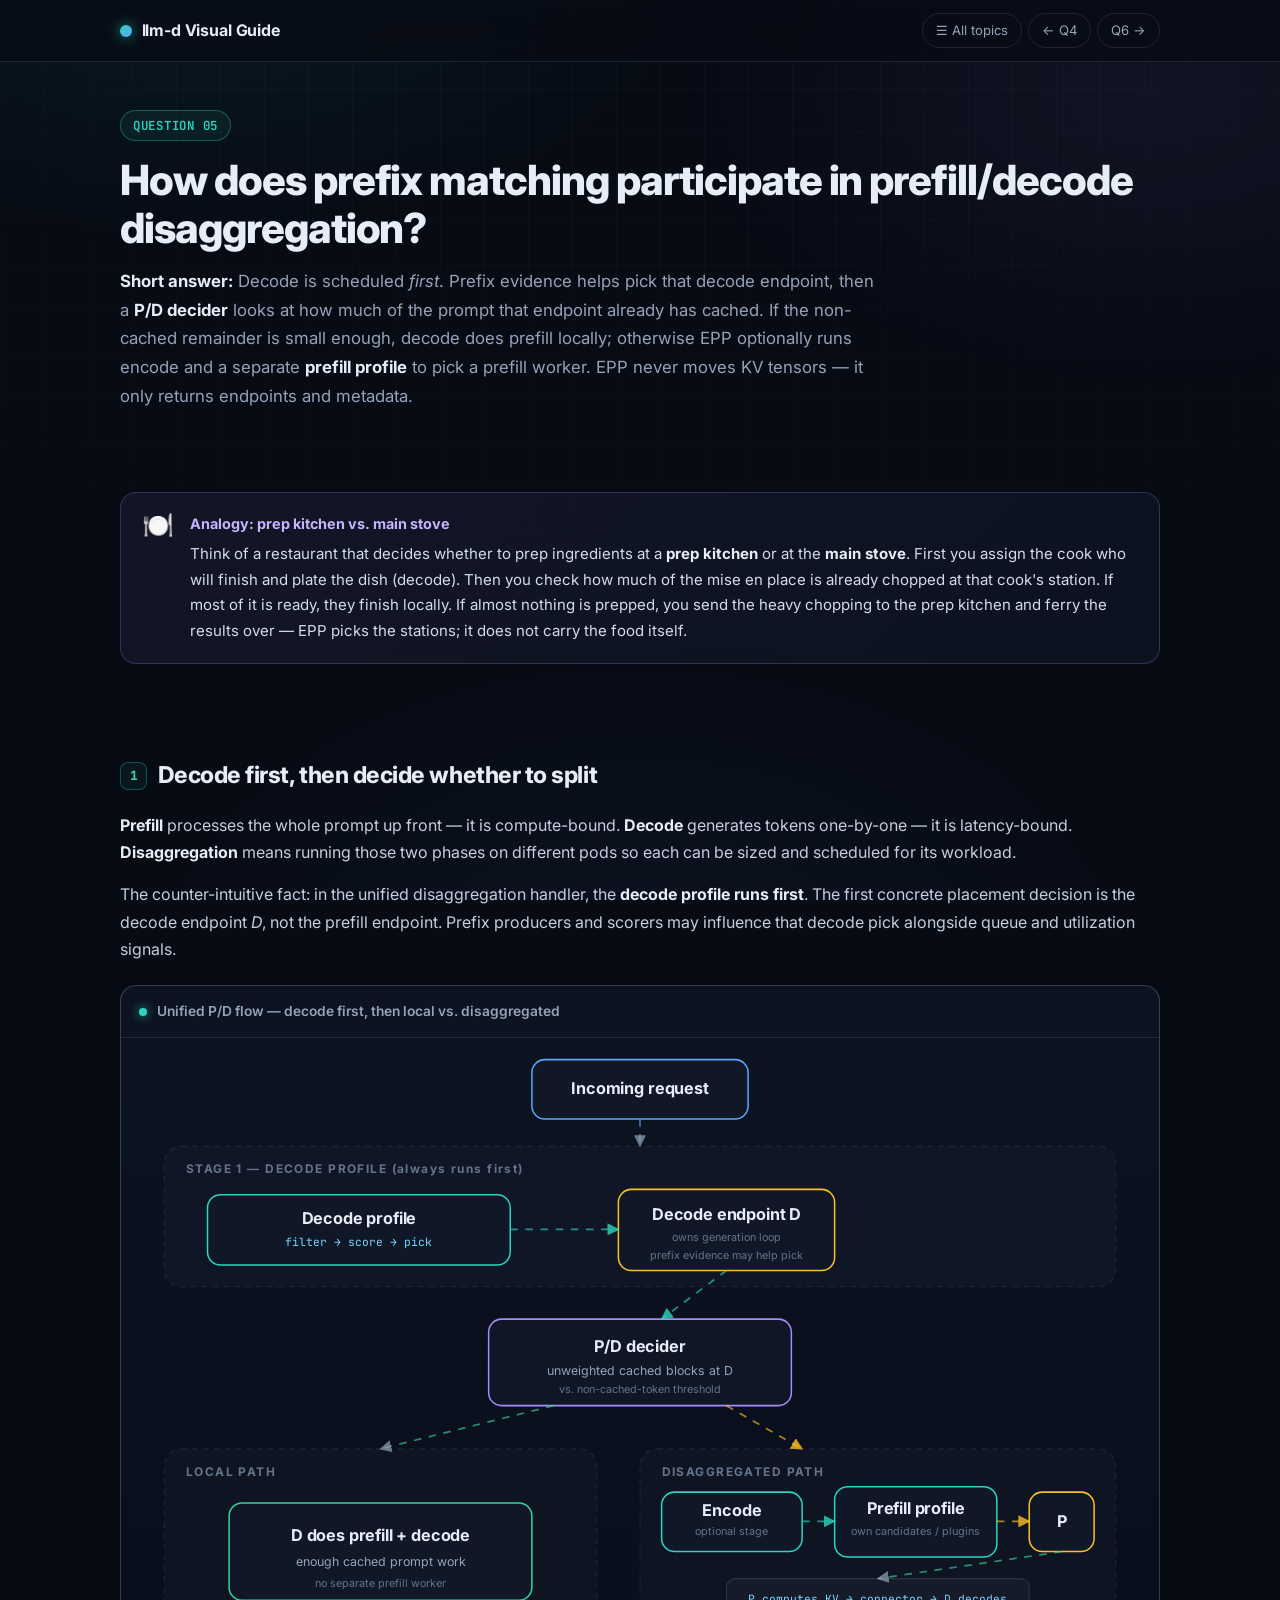
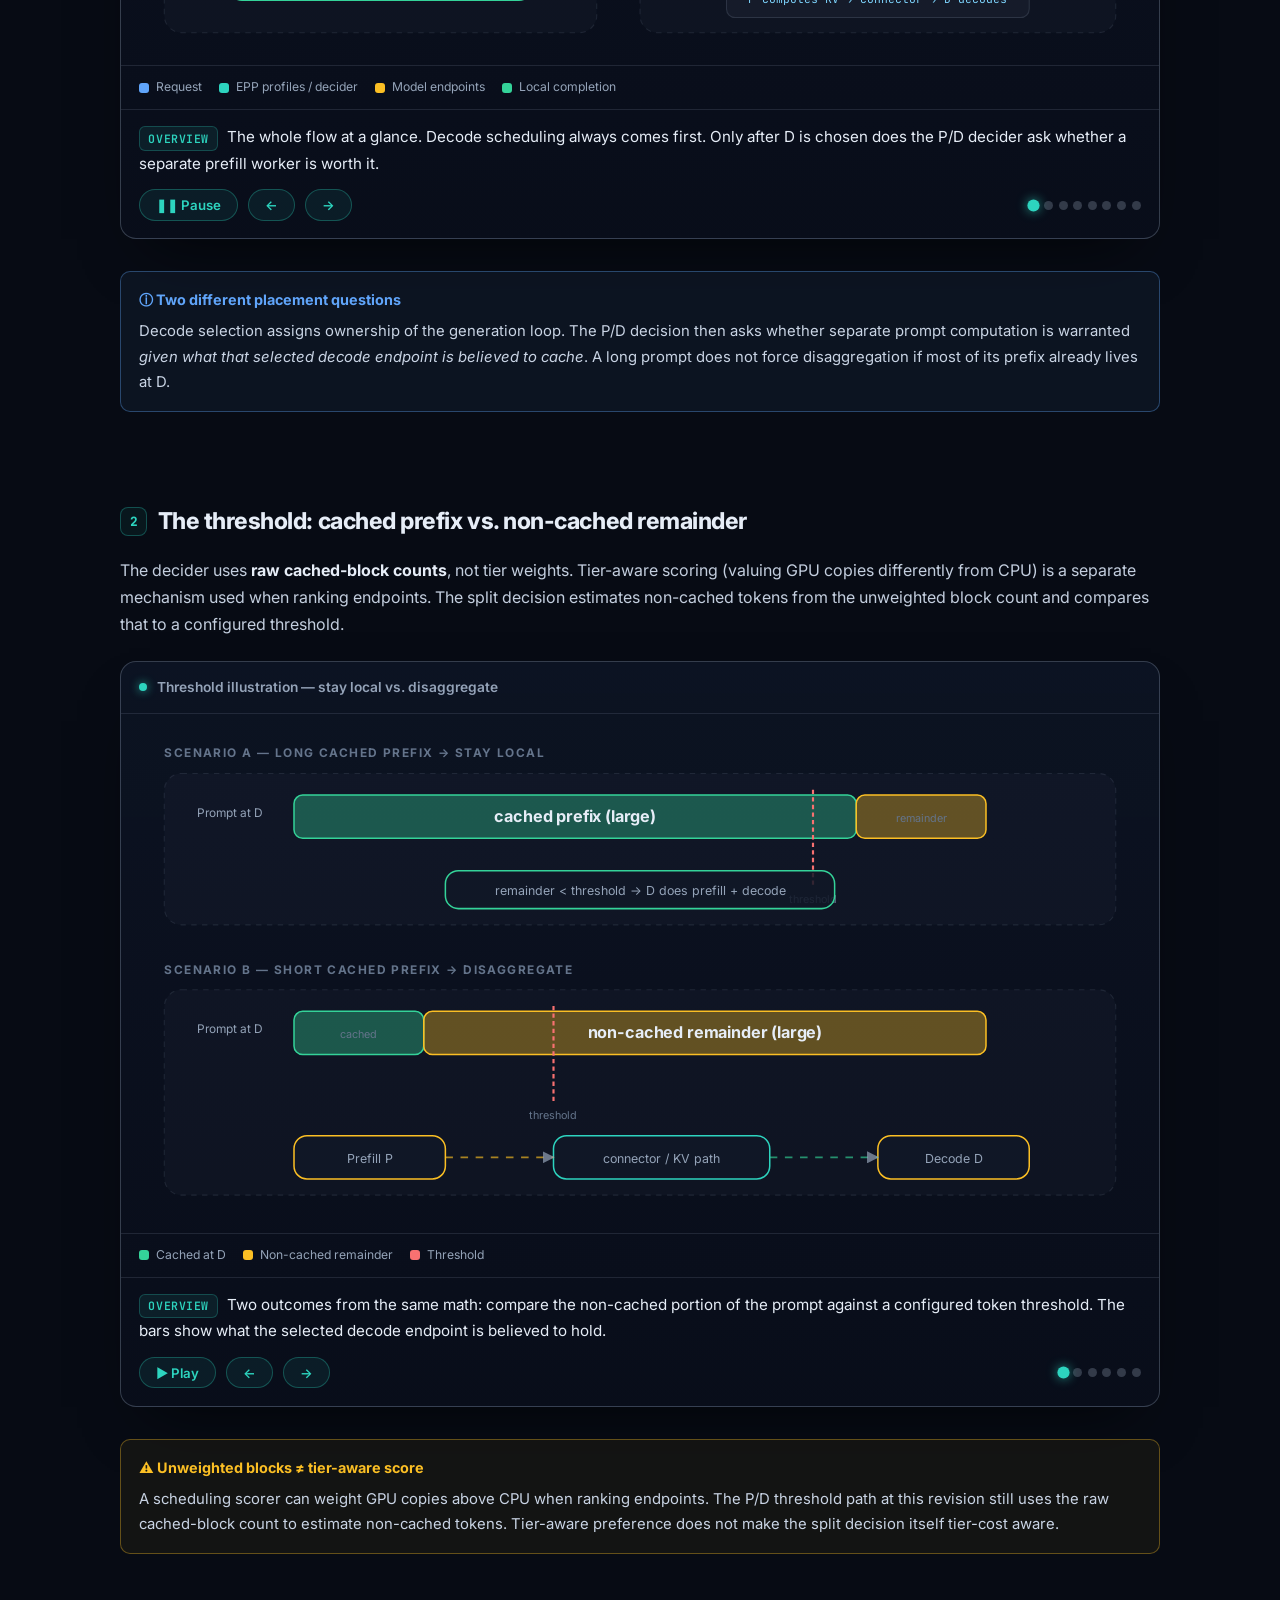
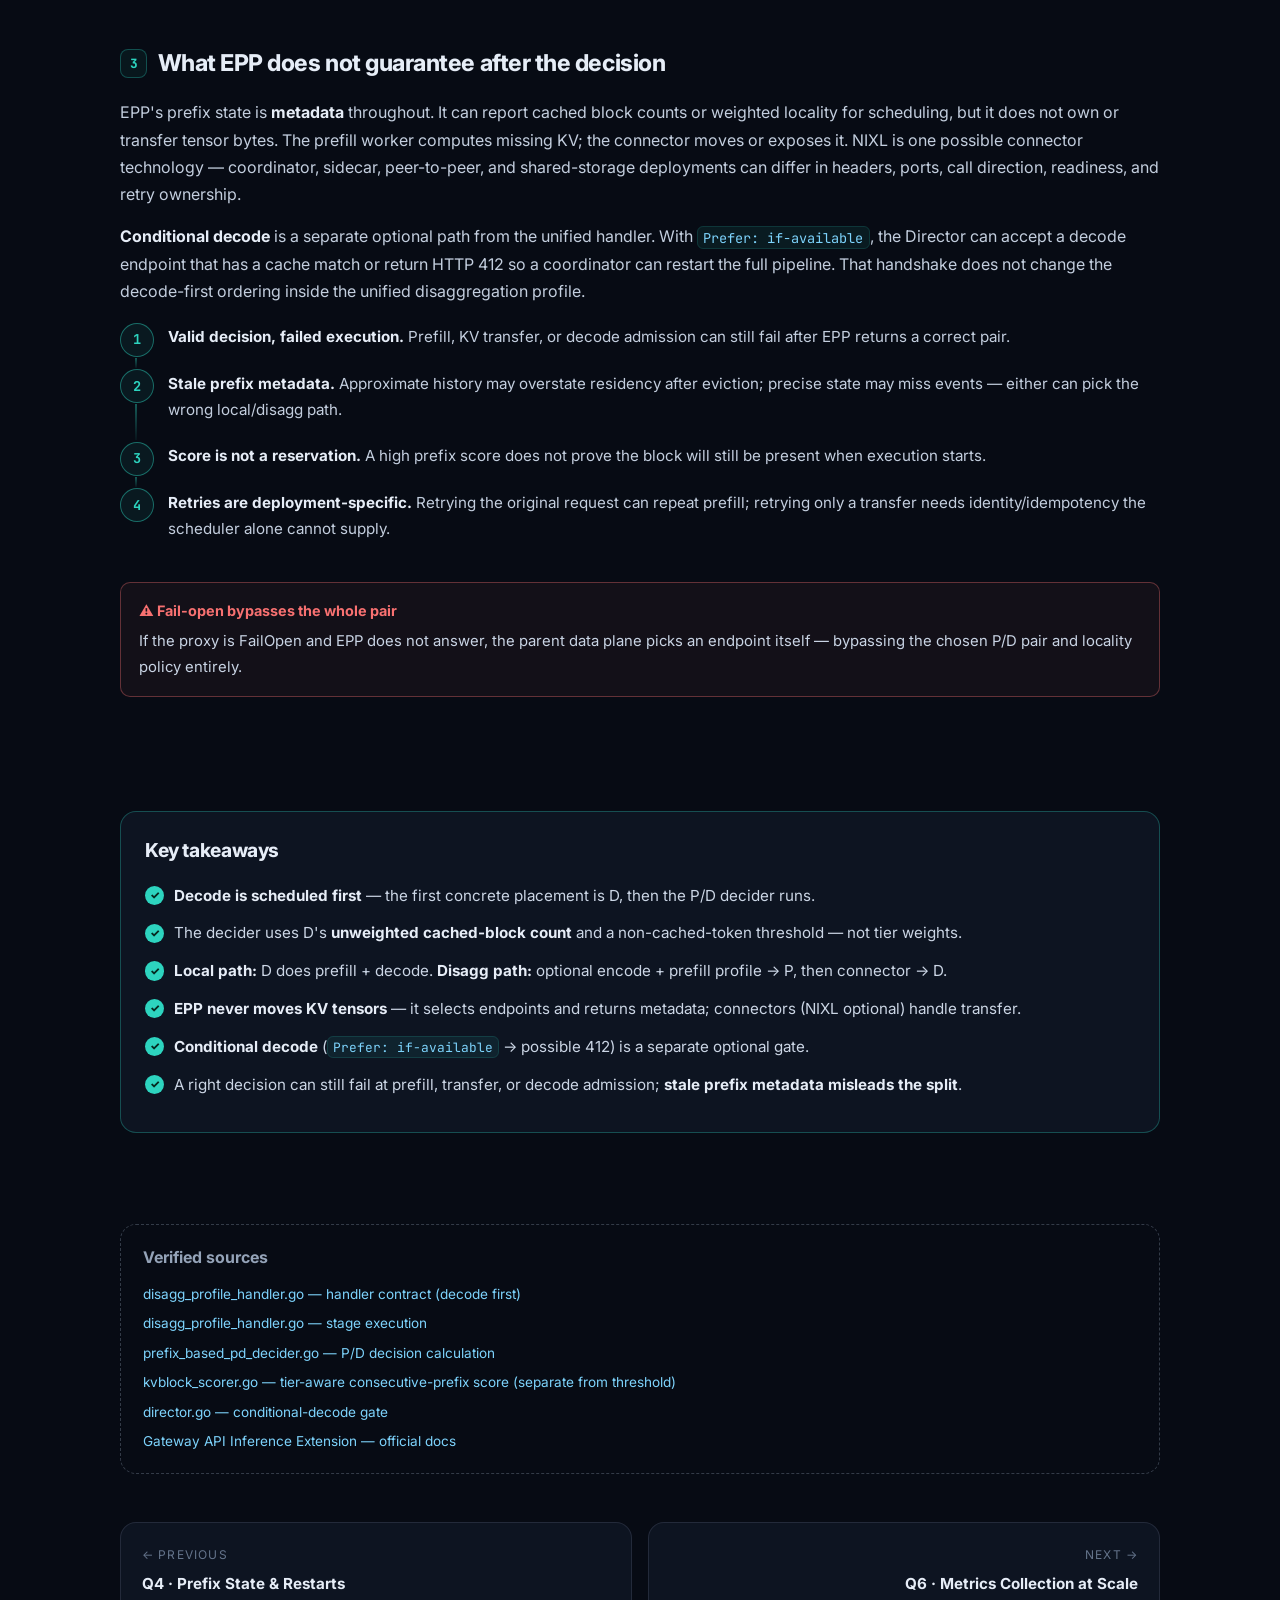
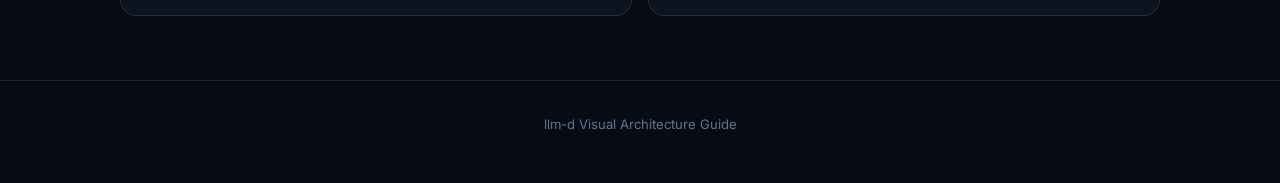
<file: q5.html>
<!DOCTYPE html>
<html lang="en">
<head>
<meta charset="UTF-8">
<meta name="viewport" content="width=device-width, initial-scale=1.0">
<title>Q5 · Prefill/Decode Disaggregation — llm-d Visual Guide</title>
<link rel="preconnect" href="https://fonts.googleapis.com">
<link rel="preconnect" href="https://fonts.gstatic.com" crossorigin>
<link href="https://fonts.googleapis.com/css2?family=Inter:wght@400;500;600;700;800&family=JetBrains+Mono:wght@400;600;700&display=swap" rel="stylesheet">
<link rel="stylesheet" href="assets/style.css">
<link rel="icon" href="data:image/svg+xml,<svg xmlns='http://www.w3.org/2000/svg' viewBox='0 0 100 100'><circle cx='50' cy='50' r='40' fill='%232dd4bf'/></svg>">
</head>
<body>

<header class="site-header">
  <div class="inner">
    <a class="brand" href="index.html"><span class="logo-dot"></span> llm-d Visual Guide</a>
    <div class="pager">
      <a href="index.html">☰ All topics</a>
      <a href="q4.html">← Q4</a>
      <a href="q6.html">Q6 →</a>
    </div>
  </div>
</header>

<main class="container">

  <section class="topic-hero reveal">
    <span class="q-badge">QUESTION 05</span>
    <h1>How does prefix matching participate in prefill/decode disaggregation?</h1>
    <p class="lede">
      <strong>Short answer:</strong> Decode is scheduled <em>first</em>. Prefix evidence helps pick that
      decode endpoint, then a <strong>P/D decider</strong> looks at how much of the prompt that endpoint
      already has cached. If the non-cached remainder is small enough, decode does prefill locally;
      otherwise EPP optionally runs encode and a separate <strong>prefill profile</strong> to pick a
      prefill worker. EPP never moves KV tensors — it only returns endpoints and metadata.
    </p>
  </section>

  <section class="section reveal">
    <div class="analogy">
      <div class="emoji">🍽️</div>
      <div class="body">
        <span class="a-title">Analogy: prep kitchen vs. main stove</span>
        Think of a restaurant that decides whether to prep ingredients at a <strong>prep kitchen</strong>
        or at the <strong>main stove</strong>. First you assign the cook who will finish and plate the
        dish (decode). Then you check how much of the mise en place is already chopped at that cook's
        station. If most of it is ready, they finish locally. If almost nothing is prepped, you send
        the heavy chopping to the prep kitchen and ferry the results over — EPP picks the stations;
        it does not carry the food itself.
      </div>
    </div>
  </section>

  <!-- ===== DIAGRAM 1: decision flow ===== -->
  <section class="section reveal">
    <h2><span class="num">1</span> Decode first, then decide whether to split</h2>
    <div class="prose">
      <p>
        <strong>Prefill</strong> processes the whole prompt up front — it is compute-bound.
        <strong>Decode</strong> generates tokens one-by-one — it is latency-bound.
        <strong>Disaggregation</strong> means running those two phases on different pods so each
        can be sized and scheduled for its workload.
      </p>
      <p>
        The counter-intuitive fact: in the unified disaggregation handler, the
        <strong>decode profile runs first</strong>. The first concrete placement decision is the
        decode endpoint <em>D</em>, not the prefill endpoint. Prefix producers and scorers may
        influence that decode pick alongside queue and utilization signals.
      </p>
    </div>

    <div class="diagram-card">
      <div class="diagram-title"><span class="dot"></span> Unified P/D flow — decode first, then local vs. disaggregated</div>
      <div class="diagram-scroll">
        <svg viewBox="0 0 960 580" xmlns="http://www.w3.org/2000/svg" role="img" aria-label="Prefill decode disaggregation decision flow">
          <defs>
            <marker id="q5a" viewBox="0 0 10 10" refX="9" refY="5" markerWidth="7" markerHeight="7" orient="auto-start-reverse">
              <path d="M0,0 L10,5 L0,10 z" fill="rgba(148,163,184,0.7)"/>
            </marker>
            <marker id="q5a2" viewBox="0 0 10 10" refX="9" refY="5" markerWidth="7" markerHeight="7" orient="auto-start-reverse">
              <path d="M0,0 L10,5 L0,10 z" fill="rgba(45,212,191,0.8)"/>
            </marker>
            <marker id="q5a3" viewBox="0 0 10 10" refX="9" refY="5" markerWidth="7" markerHeight="7" orient="auto-start-reverse">
              <path d="M0,0 L10,5 L0,10 z" fill="rgba(251,191,36,0.8)"/>
            </marker>
          </defs>

          <!-- request -->
          <g class="dimmable" data-s="1">
            <rect class="node-box s-client" x="380" y="20" width="200" height="55" rx="12"/>
            <text class="t-title" x="480" y="52" text-anchor="middle">Incoming request</text>
          </g>

          <!-- decode profile -->
          <g class="dimmable" data-s="1,2,3">
            <rect class="zone-box" x="40" y="100" width="880" height="130"/>
            <text class="t-zone" x="60" y="125">STAGE 1 — DECODE PROFILE (always runs first)</text>
          </g>

          <g class="dimmable" data-s="1,2">
            <rect class="node-box s-epp" x="80" y="145" width="280" height="65" rx="12"/>
            <text class="t-title" x="220" y="172" text-anchor="middle">Decode profile</text>
            <text class="t-mono" x="220" y="192" text-anchor="middle">filter → score → pick</text>
          </g>

          <g class="dimmable" data-s="2">
            <rect class="node-box s-model" x="460" y="140" width="200" height="75" rx="12"/>
            <text class="t-title" x="560" y="168" text-anchor="middle">Decode endpoint D</text>
            <text class="t-tiny" x="560" y="188" text-anchor="middle">owns generation loop</text>
            <text class="t-tiny" x="560" y="204" text-anchor="middle">prefix evidence may help pick</text>
          </g>

          <path class="edge e-client flow dimmable" data-s="1" d="M480,75 L480,100" marker-end="url(#q5a)"/>
          <path class="edge e-epp flow dimmable" data-s="2" d="M360,177 L460,177" marker-end="url(#q5a2)"/>

          <!-- P/D decider -->
          <g class="dimmable" data-s="3,4,5">
            <rect class="node-box s-proxy" x="340" y="260" width="280" height="80" rx="12"/>
            <text class="t-title" x="480" y="290" text-anchor="middle">P/D decider</text>
            <text class="t-sub" x="480" y="312" text-anchor="middle">unweighted cached blocks at D</text>
            <text class="t-tiny" x="480" y="328" text-anchor="middle">vs. non-cached-token threshold</text>
          </g>
          <path class="edge e-epp flow dimmable" data-s="3" d="M560,215 L500,260" marker-end="url(#q5a2)"/>

          <!-- local path -->
          <g class="dimmable" data-s="4">
            <rect class="zone-box" x="40" y="380" width="400" height="170"/>
            <text class="t-zone" x="60" y="405">LOCAL PATH</text>
            <rect class="node-box s-storage" x="100" y="430" width="280" height="90" rx="12"/>
            <text class="t-title" x="240" y="465" text-anchor="middle">D does prefill + decode</text>
            <text class="t-sub" x="240" y="488" text-anchor="middle">enough cached prompt work</text>
            <text class="t-tiny" x="240" y="508" text-anchor="middle">no separate prefill worker</text>
          </g>

          <!-- disagg path -->
          <g class="dimmable" data-s="5,6,7">
            <rect class="zone-box" x="480" y="380" width="440" height="170"/>
            <text class="t-zone" x="500" y="405">DISAGGREGATED PATH</text>
          </g>

          <g class="dimmable" data-s="5">
            <rect class="node-box s-epp" x="500" y="420" width="130" height="55" rx="12"/>
            <text class="t-title" x="565" y="442" text-anchor="middle">Encode</text>
            <text class="t-tiny" x="565" y="460" text-anchor="middle">optional stage</text>
          </g>

          <g class="dimmable" data-s="5,6">
            <rect class="node-box s-epp" x="660" y="415" width="150" height="65" rx="12"/>
            <text class="t-title" x="735" y="440" text-anchor="middle">Prefill profile</text>
            <text class="t-tiny" x="735" y="460" text-anchor="middle">own candidates / plugins</text>
          </g>

          <g class="dimmable" data-s="6,7">
            <rect class="node-box s-model" x="840" y="420" width="60" height="55" rx="12"/>
            <text class="t-title" x="870" y="452" text-anchor="middle">P</text>
          </g>

          <g class="dimmable" data-s="7">
            <rect class="inner-box" x="560" y="500" width="280" height="36"/>
            <text class="t-mono" x="700" y="523" text-anchor="middle">P computes KV → connector → D decodes</text>
          </g>

          <path class="edge e-storage flow dimmable" data-s="4" d="M400,340 L240,380" marker-end="url(#q5a)"/>
          <path class="edge e-model flow dimmable" data-s="5" d="M560,340 L630,380" marker-end="url(#q5a3)"/>
          <path class="edge e-epp flow dimmable" data-s="5" d="M630,447 L660,447" marker-end="url(#q5a2)"/>
          <path class="edge e-model flow dimmable" data-s="6" d="M810,447 L840,447" marker-end="url(#q5a3)"/>
          <path class="edge e-storage flow dimmable" data-s="7" d="M870,475 L700,500" marker-end="url(#q5a)"/>
        </svg>
      </div>
      <div class="legend">
        <span><i style="background:var(--client)"></i> Request</span>
        <span><i style="background:var(--epp)"></i> EPP profiles / decider</span>
        <span><i style="background:var(--model)"></i> Model endpoints</span>
        <span><i style="background:var(--storage)"></i> Local completion</span>
      </div>
      <script type="application/json" class="steps">[
        {"text":"The whole flow at a glance. Decode scheduling always comes first. Only after D is chosen does the P/D decider ask whether a separate prefill worker is worth it."},
        {"text":"<strong>Request enters the decode profile.</strong> Filter → score → pick runs over decode candidates. Prefix evidence may participate here if producers and scorers are configured for that profile."},
        {"text":"<strong>Decode endpoint D wins.</strong> D will own the latency-sensitive generation loop. This is the first concrete placement — before any prefill decision."},
        {"text":"<strong>P/D decider runs.</strong> It reads D's <em>unweighted</em> cached-block count, derives the non-cached portion of the prompt, and compares that remainder to the configured non-cached-token threshold."},
        {"text":"<strong>Local path.</strong> If enough of the prompt is already cached at D (or policy says stay local), D handles both prefill and decode. No separate prefill worker is selected."},
        {"text":"<strong>Disaggregate.</strong> If the non-cached remainder exceeds the threshold, the handler runs an optional encode stage, then the <strong>prefill profile</strong> — its own candidate set and plugins — to pick prefill endpoint P."},
        {"text":"<strong>Prefill worker P is chosen.</strong> That profile may use prefix locality to prefer a worker that can reuse more of the prompt, but that is a profile choice, not a fixed law."},
        {"text":"<strong>KV moves outside EPP.</strong> P computes the missing KV; a deployed connector (NIXL is one option, not an invariant) transfers or exposes it to D. EPP only selected endpoints and returned metadata."}
      ]</script>
      <div class="player"></div>
    </div>

    <div class="callout info">
      <div class="co-title">ⓘ Two different placement questions</div>
      Decode selection assigns ownership of the generation loop. The P/D decision then asks whether
      separate prompt computation is warranted <em>given what that selected decode endpoint is believed
      to cache</em>. A long prompt does not force disaggregation if most of its prefix already lives at D.
    </div>
  </section>

  <!-- ===== DIAGRAM 2: threshold ===== -->
  <section class="section reveal">
    <h2><span class="num">2</span> The threshold: cached prefix vs. non-cached remainder</h2>
    <div class="prose">
      <p>
        The decider uses <strong>raw cached-block counts</strong>, not tier weights. Tier-aware scoring
        (valuing GPU copies differently from CPU) is a separate mechanism used when ranking endpoints.
        The split decision estimates non-cached tokens from the unweighted block count and compares
        that to a configured threshold.
      </p>
    </div>

    <div class="diagram-card">
      <div class="diagram-title"><span class="dot"></span> Threshold illustration — stay local vs. disaggregate</div>
      <div class="diagram-scroll">
        <svg viewBox="0 0 960 480" xmlns="http://www.w3.org/2000/svg" role="img" aria-label="P/D threshold cached vs non-cached prompt">
          <defs>
            <marker id="q5b" viewBox="0 0 10 10" refX="9" refY="5" markerWidth="7" markerHeight="7" orient="auto-start-reverse">
              <path d="M0,0 L10,5 L0,10 z" fill="rgba(148,163,184,0.7)"/>
            </marker>
          </defs>

          <g class="dimmable" data-s="1,2,3">
            <text class="t-zone" x="40" y="40">SCENARIO A — LONG CACHED PREFIX → STAY LOCAL</text>
            <rect class="zone-box" x="40" y="55" width="880" height="140"/>
          </g>

          <g class="dimmable" data-s="1,2">
            <text class="t-label" x="70" y="95">Prompt at D</text>
            <!-- cached bar -->
            <rect x="160" y="75" width="520" height="40" rx="8" fill="rgba(52,211,153,0.35)" stroke="var(--storage)" stroke-width="1.4"/>
            <text class="t-title" x="420" y="100" text-anchor="middle">cached prefix (large)</text>
            <!-- non-cached -->
            <rect x="680" y="75" width="120" height="40" rx="8" fill="rgba(251,191,36,0.35)" stroke="var(--model)" stroke-width="1.4"/>
            <text class="t-tiny" x="740" y="100" text-anchor="middle">remainder</text>
            <!-- threshold line -->
            <line x1="640" y1="70" x2="640" y2="160" stroke="var(--danger)" stroke-width="2" stroke-dasharray="4 3"/>
            <text class="t-tiny" x="640" y="175" text-anchor="middle" fill="var(--danger)">threshold</text>
          </g>

          <g class="dimmable" data-s="2">
            <rect class="node-box s-storage" x="300" y="145" width="360" height="35" rx="10"/>
            <text class="t-sub" x="480" y="167" text-anchor="middle">remainder &lt; threshold → D does prefill + decode</text>
          </g>

          <g class="dimmable" data-s="3,4,5">
            <text class="t-zone" x="40" y="240">SCENARIO B — SHORT CACHED PREFIX → DISAGGREGATE</text>
            <rect class="zone-box" x="40" y="255" width="880" height="190"/>
          </g>

          <g class="dimmable" data-s="3,4">
            <text class="t-label" x="70" y="295">Prompt at D</text>
            <rect x="160" y="275" width="120" height="40" rx="8" fill="rgba(52,211,153,0.35)" stroke="var(--storage)" stroke-width="1.4"/>
            <text class="t-tiny" x="220" y="300" text-anchor="middle">cached</text>
            <rect x="280" y="275" width="520" height="40" rx="8" fill="rgba(251,191,36,0.35)" stroke="var(--model)" stroke-width="1.4"/>
            <text class="t-title" x="540" y="300" text-anchor="middle">non-cached remainder (large)</text>
            <line x1="400" y1="270" x2="400" y2="360" stroke="var(--danger)" stroke-width="2" stroke-dasharray="4 3"/>
            <text class="t-tiny" x="400" y="375" text-anchor="middle" fill="var(--danger)">threshold</text>
          </g>

          <g class="dimmable" data-s="4,5">
            <rect class="node-box s-model" x="160" y="390" width="140" height="40" rx="10"/>
            <text class="t-sub" x="230" y="415" text-anchor="middle">Prefill P</text>
            <rect class="node-box s-epp" x="400" y="390" width="200" height="40" rx="10"/>
            <text class="t-sub" x="500" y="415" text-anchor="middle">connector / KV path</text>
            <rect class="node-box s-model" x="700" y="390" width="140" height="40" rx="10"/>
            <text class="t-sub" x="770" y="415" text-anchor="middle">Decode D</text>
            <path class="edge e-model flow dimmable" data-s="5" d="M300,410 L400,410" marker-end="url(#q5b)"/>
            <path class="edge e-storage flow dimmable" data-s="5" d="M600,410 L700,410" marker-end="url(#q5b)"/>
          </g>
        </svg>
      </div>
      <div class="legend">
        <span><i style="background:var(--storage)"></i> Cached at D</span>
        <span><i style="background:var(--model)"></i> Non-cached remainder</span>
        <span><i style="background:var(--danger)"></i> Threshold</span>
      </div>
      <script type="application/json" class="steps">[
        {"text":"Two outcomes from the same math: compare the non-cached portion of the prompt against a configured token threshold. The bars show what the selected decode endpoint is believed to hold."},
        {"text":"<strong>Scenario A — long cached prefix.</strong> Most of the prompt is already in D's KV cache. The amber remainder is small."},
        {"text":"<strong>Stay local.</strong> Remainder is below the threshold, so D computes the missing bits and runs decode itself. No separate prefill worker."},
        {"text":"<strong>Scenario B — short cached prefix.</strong> D has little reusable state. The non-cached remainder stretches well past the threshold line."},
        {"text":"<strong>Disaggregate.</strong> Policy now favors a dedicated prefill worker. Encode (if configured) + prefill profile pick P."},
        {"text":"<strong>P → connector → D.</strong> Prefill computes missing KV; the connector transfers or exposes it; D finishes decode. Threshold choice depends on measured transfer vs. recomputation cost — it is not tier-weight-aware."}
      ]</script>
      <div class="player"></div>
    </div>

    <div class="callout warn">
      <div class="co-title">⚠ Unweighted blocks ≠ tier-aware score</div>
      A scheduling scorer can weight GPU copies above CPU when ranking endpoints. The P/D threshold
      path at this revision still uses the raw cached-block count to estimate non-cached tokens.
      Tier-aware preference does not make the split decision itself tier-cost aware.
    </div>
  </section>

  <!-- ===== failure + conditional ===== -->
  <section class="section reveal">
    <h2><span class="num">3</span> What EPP does not guarantee after the decision</h2>
    <div class="prose">
      <p>
        EPP's prefix state is <strong>metadata</strong> throughout. It can report cached block counts
        or weighted locality for scheduling, but it does not own or transfer tensor bytes. The
        prefill worker computes missing KV; the connector moves or exposes it. NIXL is one possible
        connector technology — coordinator, sidecar, peer-to-peer, and shared-storage deployments
        can differ in headers, ports, call direction, readiness, and retry ownership.
      </p>
      <p>
        <strong>Conditional decode</strong> is a separate optional path from the unified handler.
        With <code>Prefer: if-available</code>, the Director can accept a decode endpoint that has
        a cache match or return HTTP 412 so a coordinator can restart the full pipeline. That
        handshake does not change the decode-first ordering inside the unified disaggregation profile.
      </p>
    </div>

    <ol class="steps-list">
      <li><strong>Valid decision, failed execution.</strong> Prefill, KV transfer, or decode admission can still fail after EPP returns a correct pair.</li>
      <li><strong>Stale prefix metadata.</strong> Approximate history may overstate residency after eviction; precise state may miss events — either can pick the wrong local/disagg path.</li>
      <li><strong>Score is not a reservation.</strong> A high prefix score does not prove the block will still be present when execution starts.</li>
      <li><strong>Retries are deployment-specific.</strong> Retrying the original request can repeat prefill; retrying only a transfer needs identity/idempotency the scheduler alone cannot supply.</li>
    </ol>

    <div class="callout danger">
      <div class="co-title">⚠ Fail-open bypasses the whole pair</div>
      If the proxy is FailOpen and EPP does not answer, the parent data plane picks an endpoint
      itself — bypassing the chosen P/D pair and locality policy entirely.
    </div>
  </section>

  <section class="section reveal">
    <div class="takeaways">
      <h2>Key takeaways</h2>
      <ul>
        <li><strong>Decode is scheduled first</strong> — the first concrete placement is D, then the P/D decider runs.</li>
        <li>The decider uses D's <strong>unweighted cached-block count</strong> and a non-cached-token threshold — not tier weights.</li>
        <li><strong>Local path:</strong> D does prefill + decode. <strong>Disagg path:</strong> optional encode + prefill profile → P, then connector → D.</li>
        <li><strong>EPP never moves KV tensors</strong> — it selects endpoints and returns metadata; connectors (NIXL optional) handle transfer.</li>
        <li><strong>Conditional decode</strong> (<code>Prefer: if-available</code> → possible 412) is a separate optional gate.</li>
        <li>A right decision can still fail at prefill, transfer, or decode admission; <strong>stale prefix metadata misleads the split</strong>.</li>
      </ul>
    </div>
  </section>

  <section class="sources reveal">
    <h2>Verified sources</h2>
    <ul>
      <li><a href="https://github.com/llm-d/llm-d-router/blob/4a6c4164cc4881e634c66974810b2c50d0859a1b/pkg/epp/framework/plugins/scheduling/profilehandler/disagg/disagg_profile_handler.go#L226-L242" target="_blank" rel="noopener">disagg_profile_handler.go — handler contract (decode first)</a></li>
      <li><a href="https://github.com/llm-d/llm-d-router/blob/4a6c4164cc4881e634c66974810b2c50d0859a1b/pkg/epp/framework/plugins/scheduling/profilehandler/disagg/disagg_profile_handler.go#L274-L349" target="_blank" rel="noopener">disagg_profile_handler.go — stage execution</a></li>
      <li><a href="https://github.com/llm-d/llm-d-router/blob/4a6c4164cc4881e634c66974810b2c50d0859a1b/pkg/epp/framework/plugins/scheduling/profilehandler/disagg/prefix_based_pd_decider.go#L118-L164" target="_blank" rel="noopener">prefix_based_pd_decider.go — P/D decision calculation</a></li>
      <li><a href="https://github.com/llm-d/llm-d-router/blob/4a6c4164cc4881e634c66974810b2c50d0859a1b/pkg/kvcache/kvblock_scorer.go#L89-L153" target="_blank" rel="noopener">kvblock_scorer.go — tier-aware consecutive-prefix score (separate from threshold)</a></li>
      <li><a href="https://github.com/llm-d/llm-d-router/blob/4a6c4164cc4881e634c66974810b2c50d0859a1b/pkg/epp/requestcontrol/director.go#L334-L349" target="_blank" rel="noopener">director.go — conditional-decode gate</a></li>
      <li><a href="https://gateway-api-inference-extension.sigs.k8s.io/" target="_blank" rel="noopener">Gateway API Inference Extension — official docs</a></li>
    </ul>
  </section>

  <nav class="footer-nav reveal">
    <a href="q4.html"><span class="dir">← Previous</span><span class="name">Q4 · Prefix State &amp; Restarts</span></a>
    <a class="next" href="q6.html"><span class="dir">Next →</span><span class="name">Q6 · Metrics Collection at Scale</span></a>
  </nav>
</main>

<footer class="site-footer"><div class="container">llm-d Visual Architecture Guide</div></footer>
<script src="assets/app.js"></script>
</body>
</html>
</file>
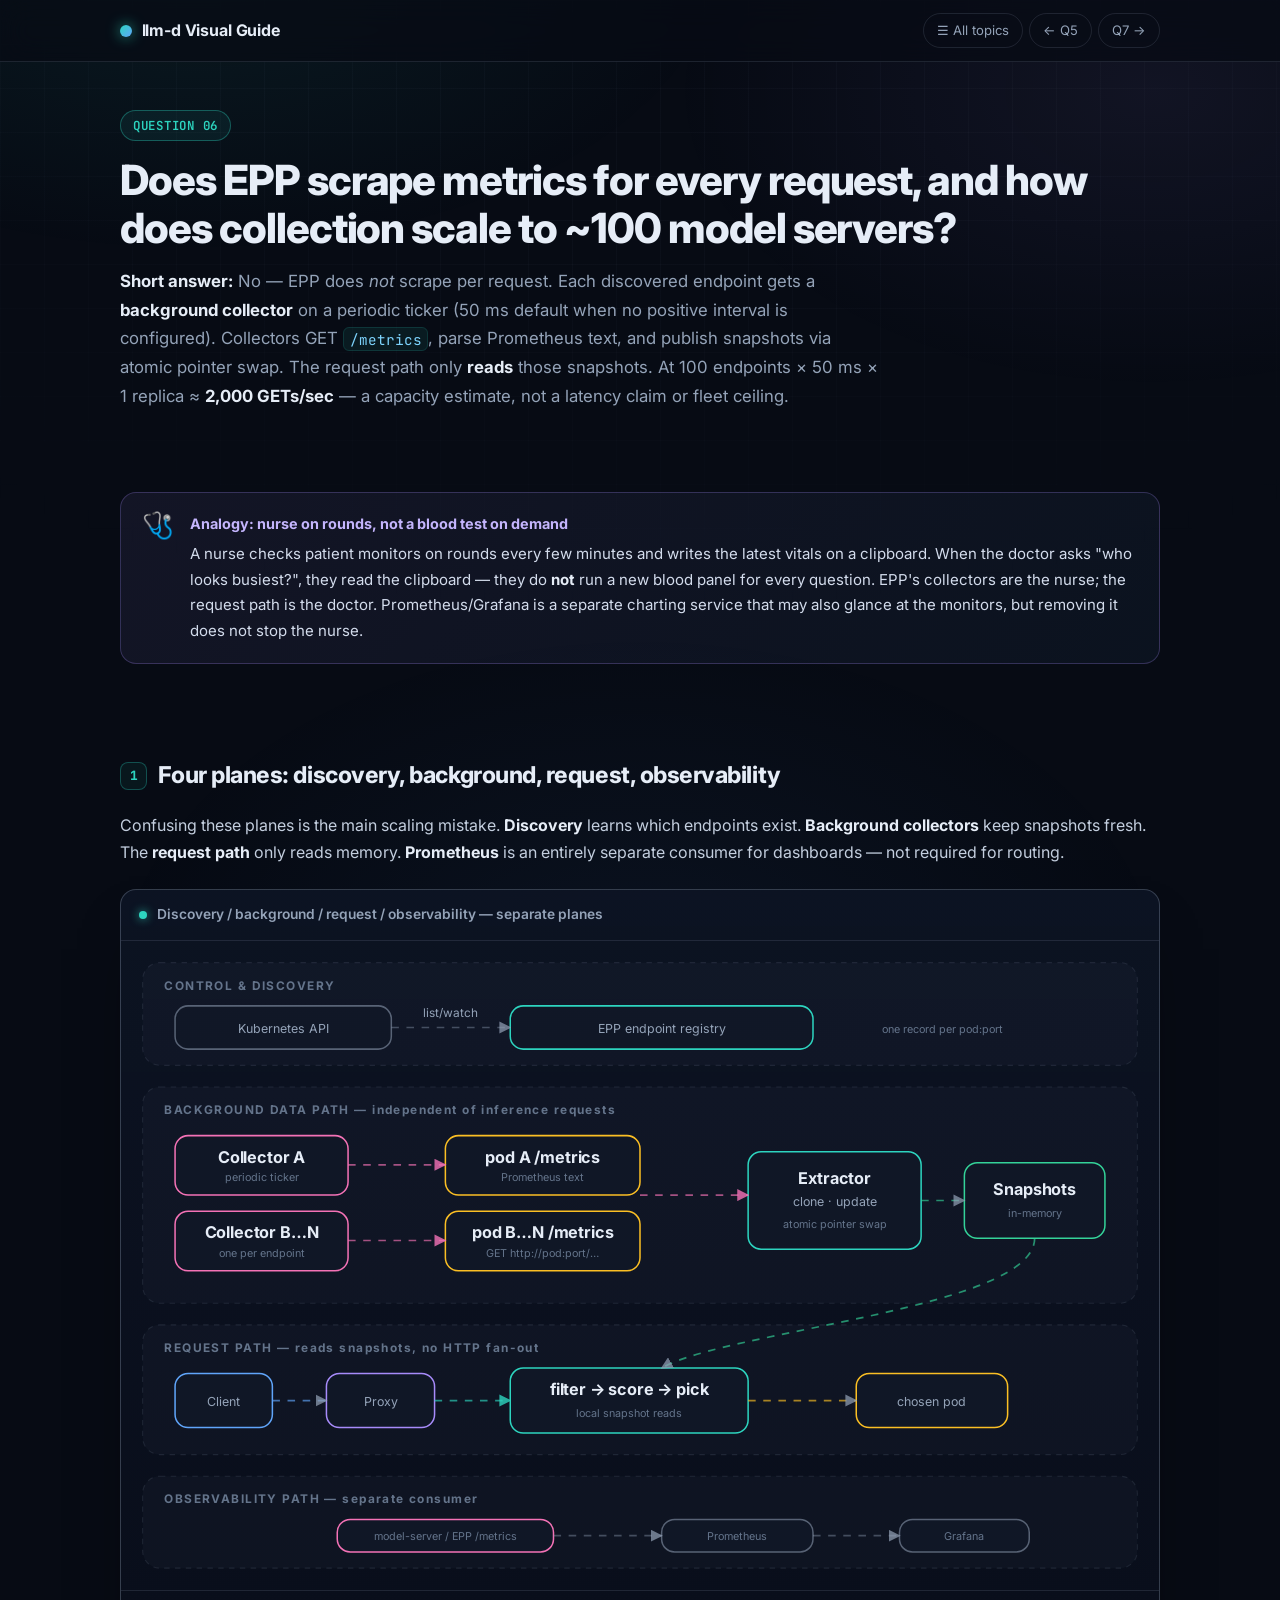
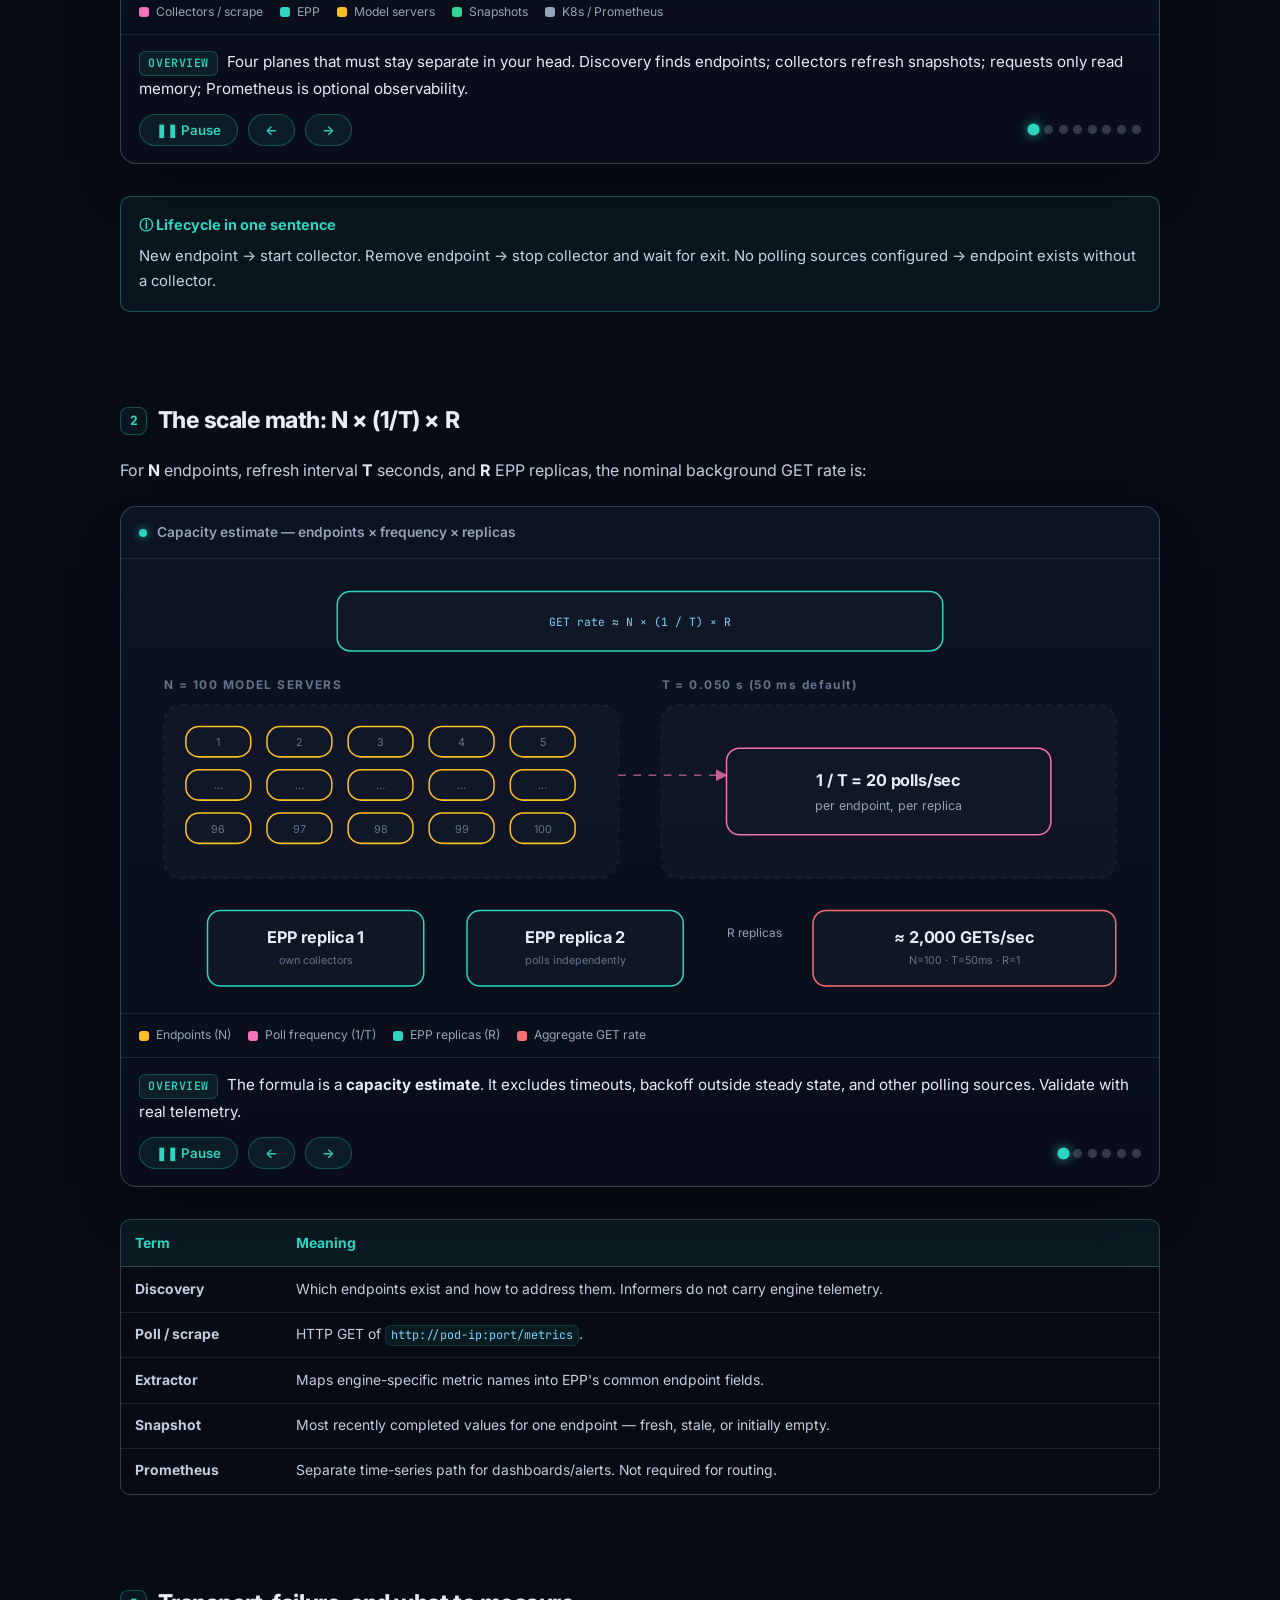
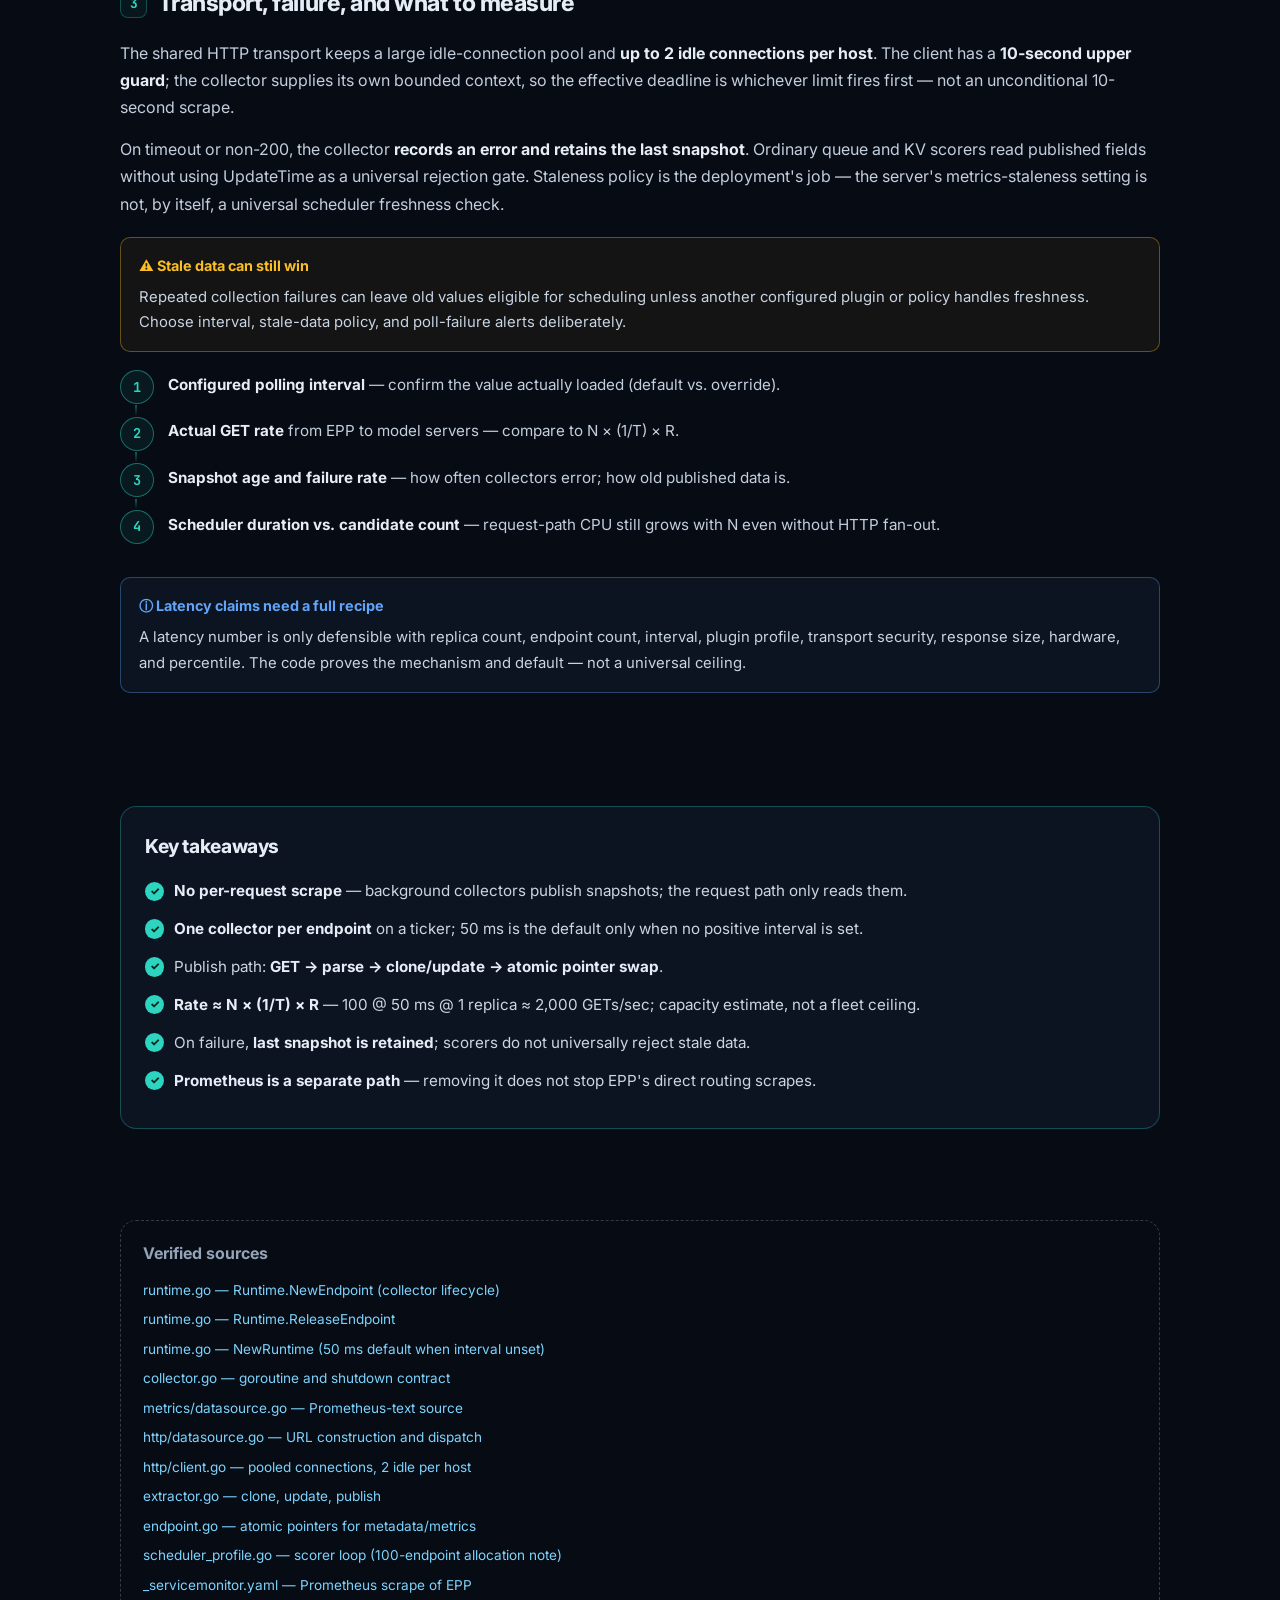
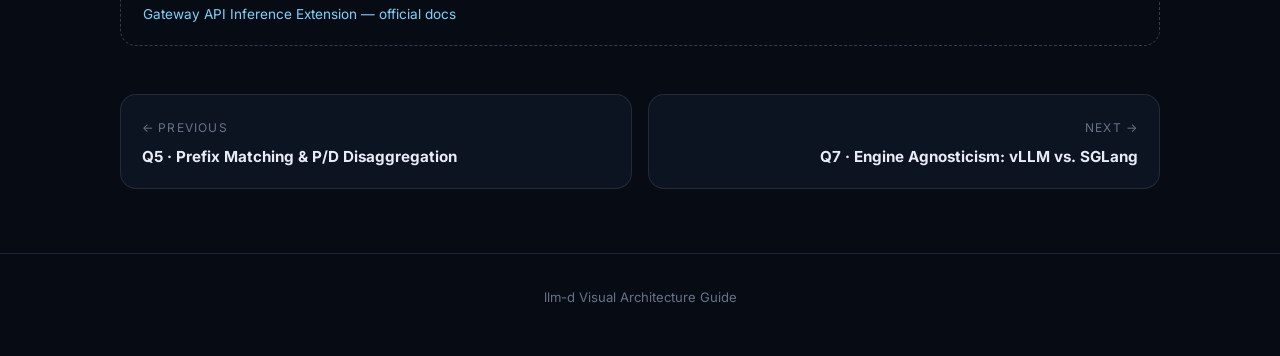
<file: q6.html>
<!DOCTYPE html>
<html lang="en">
<head>
<meta charset="UTF-8">
<meta name="viewport" content="width=device-width, initial-scale=1.0">
<title>Q6 · Metrics Collection at Scale — llm-d Visual Guide</title>
<link rel="preconnect" href="https://fonts.googleapis.com">
<link rel="preconnect" href="https://fonts.gstatic.com" crossorigin>
<link href="https://fonts.googleapis.com/css2?family=Inter:wght@400;500;600;700;800&family=JetBrains+Mono:wght@400;600;700&display=swap" rel="stylesheet">
<link rel="stylesheet" href="assets/style.css">
<link rel="icon" href="data:image/svg+xml,<svg xmlns='http://www.w3.org/2000/svg' viewBox='0 0 100 100'><circle cx='50' cy='50' r='40' fill='%232dd4bf'/></svg>">
</head>
<body>

<header class="site-header">
  <div class="inner">
    <a class="brand" href="index.html"><span class="logo-dot"></span> llm-d Visual Guide</a>
    <div class="pager">
      <a href="index.html">☰ All topics</a>
      <a href="q5.html">← Q5</a>
      <a href="q7.html">Q7 →</a>
    </div>
  </div>
</header>

<main class="container">

  <section class="topic-hero reveal">
    <span class="q-badge">QUESTION 06</span>
    <h1>Does EPP scrape metrics for every request, and how does collection scale to ~100 model servers?</h1>
    <p class="lede">
      <strong>Short answer:</strong> No — EPP does <em>not</em> scrape per request. Each discovered
      endpoint gets a <strong>background collector</strong> on a periodic ticker (50&nbsp;ms default
      when no positive interval is configured). Collectors GET <code>/metrics</code>, parse Prometheus
      text, and publish snapshots via atomic pointer swap. The request path only <strong>reads</strong>
      those snapshots. At 100 endpoints × 50&nbsp;ms × 1 replica ≈ <strong>2,000 GETs/sec</strong> —
      a capacity estimate, not a latency claim or fleet ceiling.
    </p>
  </section>

  <section class="section reveal">
    <div class="analogy">
      <div class="emoji">🩺</div>
      <div class="body">
        <span class="a-title">Analogy: nurse on rounds, not a blood test on demand</span>
        A nurse checks patient monitors on rounds every few minutes and writes the latest vitals
        on a clipboard. When the doctor asks "who looks busiest?", they read the clipboard —
        they do <strong>not</strong> run a new blood panel for every question. EPP's collectors are
        the nurse; the request path is the doctor. Prometheus/Grafana is a separate charting
        service that may also glance at the monitors, but removing it does not stop the nurse.
      </div>
    </div>
  </section>

  <!-- ===== DIAGRAM 1: three planes ===== -->
  <section class="section reveal">
    <h2><span class="num">1</span> Four planes: discovery, background, request, observability</h2>
    <div class="prose">
      <p>
        Confusing these planes is the main scaling mistake. <strong>Discovery</strong> learns which
        endpoints exist. <strong>Background collectors</strong> keep snapshots fresh.
        The <strong>request path</strong> only reads memory. <strong>Prometheus</strong> is an
        entirely separate consumer for dashboards — not required for routing.
      </p>
    </div>

    <div class="diagram-card">
      <div class="diagram-title"><span class="dot"></span> Discovery / background / request / observability — separate planes</div>
      <div class="diagram-scroll">
        <svg viewBox="0 0 960 600" xmlns="http://www.w3.org/2000/svg" role="img" aria-label="EPP metrics collection planes">
          <defs>
            <marker id="q6a" viewBox="0 0 10 10" refX="9" refY="5" markerWidth="7" markerHeight="7" orient="auto-start-reverse">
              <path d="M0,0 L10,5 L0,10 z" fill="rgba(148,163,184,0.7)"/>
            </marker>
            <marker id="q6a2" viewBox="0 0 10 10" refX="9" refY="5" markerWidth="7" markerHeight="7" orient="auto-start-reverse">
              <path d="M0,0 L10,5 L0,10 z" fill="rgba(244,114,182,0.8)"/>
            </marker>
            <marker id="q6a3" viewBox="0 0 10 10" refX="9" refY="5" markerWidth="7" markerHeight="7" orient="auto-start-reverse">
              <path d="M0,0 L10,5 L0,10 z" fill="rgba(45,212,191,0.8)"/>
            </marker>
          </defs>

          <!-- discovery -->
          <g class="dimmable" data-s="1">
            <rect class="zone-box" x="20" y="20" width="920" height="95"/>
            <text class="t-zone" x="40" y="45">CONTROL &amp; DISCOVERY</text>
            <rect class="node-box s-neutral" x="50" y="60" width="200" height="40" rx="10"/>
            <text class="t-sub" x="150" y="85" text-anchor="middle">Kubernetes API</text>
            <rect class="node-box s-epp" x="360" y="60" width="280" height="40" rx="10"/>
            <text class="t-sub" x="500" y="85" text-anchor="middle">EPP endpoint registry</text>
            <text class="t-tiny" x="760" y="85" text-anchor="middle">one record per pod:port</text>
            <path class="edge flow dimmable" data-s="1" d="M250,80 L360,80" marker-end="url(#q6a)"/>
            <text class="t-label dimmable" data-s="1" x="305" y="70" text-anchor="middle">list/watch</text>
          </g>

          <!-- background -->
          <g class="dimmable" data-s="2,3,4">
            <rect class="zone-box" x="20" y="135" width="920" height="200"/>
            <text class="t-zone" x="40" y="160">BACKGROUND DATA PATH — independent of inference requests</text>
          </g>

          <g class="dimmable" data-s="2,3">
            <rect class="node-box s-metrics" x="50" y="180" width="160" height="55" rx="12"/>
            <text class="t-title" x="130" y="205" text-anchor="middle">Collector A</text>
            <text class="t-tiny" x="130" y="222" text-anchor="middle">periodic ticker</text>
            <rect class="node-box s-metrics" x="50" y="250" width="160" height="55" rx="12"/>
            <text class="t-title" x="130" y="275" text-anchor="middle">Collector B…N</text>
            <text class="t-tiny" x="130" y="292" text-anchor="middle">one per endpoint</text>
          </g>

          <g class="dimmable" data-s="2,3">
            <rect class="node-box s-model" x="300" y="180" width="180" height="55" rx="12"/>
            <text class="t-title" x="390" y="205" text-anchor="middle">pod A /metrics</text>
            <text class="t-tiny" x="390" y="222" text-anchor="middle">Prometheus text</text>
            <rect class="node-box s-model" x="300" y="250" width="180" height="55" rx="12"/>
            <text class="t-title" x="390" y="275" text-anchor="middle">pod B…N /metrics</text>
            <text class="t-tiny" x="390" y="292" text-anchor="middle">GET http://pod:port/…</text>
          </g>

          <g class="dimmable" data-s="3,4">
            <rect class="node-box s-epp" x="580" y="195" width="160" height="90" rx="12"/>
            <text class="t-title" x="660" y="225" text-anchor="middle">Extractor</text>
            <text class="t-sub" x="660" y="245" text-anchor="middle">clone · update</text>
            <text class="t-tiny" x="660" y="265" text-anchor="middle">atomic pointer swap</text>
          </g>

          <g class="dimmable" data-s="4">
            <rect class="node-box s-storage" x="780" y="205" width="130" height="70" rx="12"/>
            <text class="t-title" x="845" y="235" text-anchor="middle">Snapshots</text>
            <text class="t-tiny" x="845" y="255" text-anchor="middle">in-memory</text>
          </g>

          <path class="edge e-metrics flow dimmable" data-s="2" d="M210,207 L300,207" marker-end="url(#q6a2)"/>
          <path class="edge e-metrics flow dimmable" data-s="2" d="M210,277 L300,277" marker-end="url(#q6a2)"/>
          <path class="edge e-metrics flow dimmable" data-s="3" d="M480,235 L580,235" marker-end="url(#q6a2)"/>
          <path class="edge e-storage flow dimmable" data-s="4" d="M740,240 L780,240" marker-end="url(#q6a)"/>

          <!-- request path -->
          <g class="dimmable" data-s="5,6">
            <rect class="zone-box" x="20" y="355" width="920" height="120"/>
            <text class="t-zone" x="40" y="380">REQUEST PATH — reads snapshots, no HTTP fan-out</text>
          </g>

          <g class="dimmable" data-s="5,6">
            <rect class="node-box s-client" x="50" y="400" width="90" height="50" rx="10"/>
            <text class="t-sub" x="95" y="430" text-anchor="middle">Client</text>
            <rect class="node-box s-proxy" x="190" y="400" width="100" height="50" rx="10"/>
            <text class="t-sub" x="240" y="430" text-anchor="middle">Proxy</text>
            <rect class="node-box s-epp" x="360" y="395" width="220" height="60" rx="10"/>
            <text class="t-title" x="470" y="420" text-anchor="middle">filter → score → pick</text>
            <text class="t-tiny" x="470" y="440" text-anchor="middle">local snapshot reads</text>
            <rect class="node-box s-model" x="680" y="400" width="140" height="50" rx="10"/>
            <text class="t-sub" x="750" y="430" text-anchor="middle">chosen pod</text>
          </g>

          <path class="edge e-client flow dimmable" data-s="5" d="M140,425 L190,425" marker-end="url(#q6a)"/>
          <path class="edge e-epp flow dimmable" data-s="5" d="M290,425 L360,425" marker-end="url(#q6a3)"/>
          <path class="edge e-model flow dimmable" data-s="6" d="M580,425 L680,425" marker-end="url(#q6a)"/>
          <path class="edge e-storage flow dimmable" data-s="5" stroke-dasharray="3 5" d="M845,275 C845,340 560,360 500,395" marker-end="url(#q6a)"/>

          <!-- observability -->
          <g class="dimmable" data-s="7">
            <rect class="zone-box" x="20" y="495" width="920" height="85"/>
            <text class="t-zone" x="40" y="520">OBSERVABILITY PATH — separate consumer</text>
            <rect class="node-box s-metrics" x="200" y="535" width="200" height="30" rx="8"/>
            <text class="t-tiny" x="300" y="554" text-anchor="middle">model-server / EPP /metrics</text>
            <rect class="node-box s-neutral" x="500" y="535" width="140" height="30" rx="8"/>
            <text class="t-tiny" x="570" y="554" text-anchor="middle">Prometheus</text>
            <rect class="node-box s-neutral" x="720" y="535" width="120" height="30" rx="8"/>
            <text class="t-tiny" x="780" y="554" text-anchor="middle">Grafana</text>
            <path class="edge flow dimmable" data-s="7" d="M400,550 L500,550" marker-end="url(#q6a)"/>
            <path class="edge flow dimmable" data-s="7" d="M640,550 L720,550" marker-end="url(#q6a)"/>
          </g>
        </svg>
      </div>
      <div class="legend">
        <span><i style="background:var(--metrics)"></i> Collectors / scrape</span>
        <span><i style="background:var(--epp)"></i> EPP</span>
        <span><i style="background:var(--model)"></i> Model servers</span>
        <span><i style="background:var(--storage)"></i> Snapshots</span>
        <span><i style="background:var(--neutral)"></i> K8s / Prometheus</span>
      </div>
      <script type="application/json" class="steps">[
        {"text":"Four planes that must stay separate in your head. Discovery finds endpoints; collectors refresh snapshots; requests only read memory; Prometheus is optional observability."},
        {"text":"<strong>Discovery.</strong> Kubernetes list/watch (or a discovery plugin) fills the endpoint registry — one record per pod:port. Informers do <em>not</em> carry live queue or KV-utilization samples."},
        {"text":"<strong>Background collectors start.</strong> Each discovered endpoint gets its own collector goroutine on a periodic ticker. Default interval is 50&nbsp;ms only when no positive interval is configured."},
        {"text":"<strong>GET → parse → extract.</strong> Each tick: build <code>http://pod:port/metrics</code>, GET, parse Prometheus text, extractor updates a cloned metrics struct."},
        {"text":"<strong>Atomic snapshot publish.</strong> The clone is timestamped and swapped in via an atomic pointer so the request path always sees a complete published view — never a half-written struct."},
        {"text":"<strong>Request path.</strong> Client → proxy → EPP. Scheduling iterates candidates and reads local snapshots. CPU work grows with candidate count, but there is <em>no</em> per-request HTTP fan-out to model pods."},
        {"text":"<strong>Forward.</strong> Proxy sends the request to the chosen model server. Collectors keep ticking in the background for the next decision."},
        {"text":"<strong>Observability is separate.</strong> Prometheus may scrape model-server and EPP /metrics (e.g. via ServiceMonitor). Removing Prometheus removes dashboards — not routing snapshots."}
      ]</script>
      <div class="player"></div>
    </div>

    <div class="callout tip">
      <div class="co-title">ⓘ Lifecycle in one sentence</div>
      New endpoint → start collector. Remove endpoint → stop collector and wait for exit.
      No polling sources configured → endpoint exists without a collector.
    </div>
  </section>

  <!-- ===== DIAGRAM 2: scale math ===== -->
  <section class="section reveal">
    <h2><span class="num">2</span> The scale math: N × (1/T) × R</h2>
    <div class="prose">
      <p>
        For <strong>N</strong> endpoints, refresh interval <strong>T</strong> seconds, and
        <strong>R</strong> EPP replicas, the nominal background GET rate is:
      </p>
    </div>

    <div class="diagram-card">
      <div class="diagram-title"><span class="dot"></span> Capacity estimate — endpoints × frequency × replicas</div>
      <div class="diagram-scroll">
        <svg viewBox="0 0 960 420" xmlns="http://www.w3.org/2000/svg" role="img" aria-label="Metrics collection scale formula">
          <defs>
            <marker id="q6b" viewBox="0 0 10 10" refX="9" refY="5" markerWidth="7" markerHeight="7" orient="auto-start-reverse">
              <path d="M0,0 L10,5 L0,10 z" fill="rgba(244,114,182,0.8)"/>
            </marker>
          </defs>

          <g class="dimmable" data-s="1">
            <rect class="node-box s-epp" x="200" y="30" width="560" height="55" rx="12"/>
            <text class="t-mono" x="480" y="62" text-anchor="middle">GET rate ≈ N × (1 / T) × R</text>
          </g>

          <!-- pods grid -->
          <g class="dimmable" data-s="2,3">
            <text class="t-zone" x="40" y="120">N = 100 MODEL SERVERS</text>
            <rect class="zone-box" x="40" y="135" width="420" height="160"/>
          </g>
          <g class="dimmable" data-s="2">
            <!-- 5x4 mini grid of pods -->
            <rect class="node-box s-model" x="60" y="155" width="60" height="28" rx="6"/><text class="t-tiny" x="90" y="173" text-anchor="middle">1</text>
            <rect class="node-box s-model" x="135" y="155" width="60" height="28" rx="6"/><text class="t-tiny" x="165" y="173" text-anchor="middle">2</text>
            <rect class="node-box s-model" x="210" y="155" width="60" height="28" rx="6"/><text class="t-tiny" x="240" y="173" text-anchor="middle">3</text>
            <rect class="node-box s-model" x="285" y="155" width="60" height="28" rx="6"/><text class="t-tiny" x="315" y="173" text-anchor="middle">4</text>
            <rect class="node-box s-model" x="360" y="155" width="60" height="28" rx="6"/><text class="t-tiny" x="390" y="173" text-anchor="middle">5</text>
            <rect class="node-box s-model" x="60" y="195" width="60" height="28" rx="6"/><text class="t-tiny" x="90" y="213" text-anchor="middle">…</text>
            <rect class="node-box s-model" x="135" y="195" width="60" height="28" rx="6"/><text class="t-tiny" x="165" y="213" text-anchor="middle">…</text>
            <rect class="node-box s-model" x="210" y="195" width="60" height="28" rx="6"/><text class="t-tiny" x="240" y="213" text-anchor="middle">…</text>
            <rect class="node-box s-model" x="285" y="195" width="60" height="28" rx="6"/><text class="t-tiny" x="315" y="213" text-anchor="middle">…</text>
            <rect class="node-box s-model" x="360" y="195" width="60" height="28" rx="6"/><text class="t-tiny" x="390" y="213" text-anchor="middle">…</text>
            <rect class="node-box s-model" x="60" y="235" width="60" height="28" rx="6"/><text class="t-tiny" x="90" y="253" text-anchor="middle">96</text>
            <rect class="node-box s-model" x="135" y="235" width="60" height="28" rx="6"/><text class="t-tiny" x="165" y="253" text-anchor="middle">97</text>
            <rect class="node-box s-model" x="210" y="235" width="60" height="28" rx="6"/><text class="t-tiny" x="240" y="253" text-anchor="middle">98</text>
            <rect class="node-box s-model" x="285" y="235" width="60" height="28" rx="6"/><text class="t-tiny" x="315" y="253" text-anchor="middle">99</text>
            <rect class="node-box s-model" x="360" y="235" width="60" height="28" rx="6"/><text class="t-tiny" x="390" y="253" text-anchor="middle">100</text>
          </g>

          <g class="dimmable" data-s="3">
            <text class="t-zone" x="500" y="120">T = 0.050 s (50 ms default)</text>
            <rect class="zone-box" x="500" y="135" width="420" height="160"/>
            <rect class="node-box s-metrics" x="560" y="175" width="300" height="80" rx="12"/>
            <text class="t-title" x="710" y="210" text-anchor="middle">1 / T = 20 polls/sec</text>
            <text class="t-sub" x="710" y="232" text-anchor="middle">per endpoint, per replica</text>
          </g>

          <g class="dimmable" data-s="4,5">
            <rect class="node-box s-epp" x="80" y="325" width="200" height="70" rx="12"/>
            <text class="t-title" x="180" y="355" text-anchor="middle">EPP replica 1</text>
            <text class="t-tiny" x="180" y="375" text-anchor="middle">own collectors</text>
            <rect class="node-box s-epp" x="320" y="325" width="200" height="70" rx="12"/>
            <text class="t-title" x="420" y="355" text-anchor="middle">EPP replica 2</text>
            <text class="t-tiny" x="420" y="375" text-anchor="middle">polls independently</text>
            <text class="t-label" x="560" y="350">R replicas</text>
          </g>

          <g class="dimmable" data-s="5">
            <rect class="node-box s-danger" x="640" y="325" width="280" height="70" rx="12"/>
            <text class="t-title" x="780" y="355" text-anchor="middle">≈ 2,000 GETs/sec</text>
            <text class="t-tiny" x="780" y="375" text-anchor="middle">N=100 · T=50ms · R=1</text>
          </g>

          <path class="edge e-metrics flow dimmable" data-s="5" d="M460,200 L560,200" marker-end="url(#q6b)"/>
        </svg>
      </div>
      <div class="legend">
        <span><i style="background:var(--model)"></i> Endpoints (N)</span>
        <span><i style="background:var(--metrics)"></i> Poll frequency (1/T)</span>
        <span><i style="background:var(--epp)"></i> EPP replicas (R)</span>
        <span><i style="background:var(--danger)"></i> Aggregate GET rate</span>
      </div>
      <script type="application/json" class="steps">[
        {"text":"The formula is a <strong>capacity estimate</strong>. It excludes timeouts, backoff outside steady state, and other polling sources. Validate with real telemetry."},
        {"text":"<strong>N endpoints.</strong> One collector per discovered pod:port. Removing an endpoint stops its collector."},
        {"text":"<strong>T interval.</strong> 50&nbsp;ms is the current default when no positive interval is supplied — not a protocol guarantee. A positive configured value replaces it."},
        {"text":"<strong>Per-endpoint rate.</strong> At T = 0.050&nbsp;s each endpoint is polled 20 times per second <em>per EPP replica</em>."},
        {"text":"<strong>R multiplies.</strong> Every replica runs its own collectors. Two replicas double the fleet-wide GET rate against the same model servers."},
        {"text":"<strong>Worked example.</strong> 100 × (1/0.050) × 1 = 2,000 GETs/sec. That describes collection load, not inference latency, and does not establish a fleet-size ceiling."}
      ]</script>
      <div class="player"></div>
    </div>

    <div class="table-wrap">
      <table>
        <thead><tr><th>Term</th><th>Meaning</th></tr></thead>
        <tbody>
          <tr><td><strong>Discovery</strong></td><td>Which endpoints exist and how to address them. Informers do not carry engine telemetry.</td></tr>
          <tr><td><strong>Poll / scrape</strong></td><td>HTTP GET of <code>http://pod-ip:port/metrics</code>.</td></tr>
          <tr><td><strong>Extractor</strong></td><td>Maps engine-specific metric names into EPP's common endpoint fields.</td></tr>
          <tr><td><strong>Snapshot</strong></td><td>Most recently completed values for one endpoint — fresh, stale, or initially empty.</td></tr>
          <tr><td><strong>Prometheus</strong></td><td>Separate time-series path for dashboards/alerts. Not required for routing.</td></tr>
        </tbody>
      </table>
    </div>
  </section>

  <!-- ===== failure + ops ===== -->
  <section class="section reveal">
    <h2><span class="num">3</span> Transport, failure, and what to measure</h2>
    <div class="prose">
      <p>
        The shared HTTP transport keeps a large idle-connection pool and <strong>up to 2 idle
        connections per host</strong>. The client has a <strong>10-second upper guard</strong>; the
        collector supplies its own bounded context, so the effective deadline is whichever limit
        fires first — not an unconditional 10-second scrape.
      </p>
      <p>
        On timeout or non-200, the collector <strong>records an error and retains the last
        snapshot</strong>. Ordinary queue and KV scorers read published fields without using
        UpdateTime as a universal rejection gate. Staleness policy is the deployment's job —
        the server's metrics-staleness setting is not, by itself, a universal scheduler freshness check.
      </p>
    </div>

    <div class="callout warn">
      <div class="co-title">⚠ Stale data can still win</div>
      Repeated collection failures can leave old values eligible for scheduling unless another
      configured plugin or policy handles freshness. Choose interval, stale-data policy, and
      poll-failure alerts deliberately.
    </div>

    <ol class="steps-list">
      <li><strong>Configured polling interval</strong> — confirm the value actually loaded (default vs. override).</li>
      <li><strong>Actual GET rate</strong> from EPP to model servers — compare to N × (1/T) × R.</li>
      <li><strong>Snapshot age and failure rate</strong> — how often collectors error; how old published data is.</li>
      <li><strong>Scheduler duration vs. candidate count</strong> — request-path CPU still grows with N even without HTTP fan-out.</li>
    </ol>

    <div class="callout info">
      <div class="co-title">ⓘ Latency claims need a full recipe</div>
      A latency number is only defensible with replica count, endpoint count, interval, plugin
      profile, transport security, response size, hardware, and percentile. The code proves the
      mechanism and default — not a universal ceiling.
    </div>
  </section>

  <section class="section reveal">
    <div class="takeaways">
      <h2>Key takeaways</h2>
      <ul>
        <li><strong>No per-request scrape</strong> — background collectors publish snapshots; the request path only reads them.</li>
        <li><strong>One collector per endpoint</strong> on a ticker; 50&nbsp;ms is the default only when no positive interval is set.</li>
        <li>Publish path: <strong>GET → parse → clone/update → atomic pointer swap</strong>.</li>
        <li><strong>Rate ≈ N × (1/T) × R</strong> — 100 @ 50&nbsp;ms @ 1 replica ≈ 2,000 GETs/sec; capacity estimate, not a fleet ceiling.</li>
        <li>On failure, <strong>last snapshot is retained</strong>; scorers do not universally reject stale data.</li>
        <li><strong>Prometheus is a separate path</strong> — removing it does not stop EPP's direct routing scrapes.</li>
      </ul>
    </div>
  </section>

  <section class="sources reveal">
    <h2>Verified sources</h2>
    <ul>
      <li><a href="https://github.com/llm-d/llm-d-router/blob/4a6c4164cc4881e634c66974810b2c50d0859a1b/pkg/epp/datalayer/runtime.go#L369-L402" target="_blank" rel="noopener">runtime.go — Runtime.NewEndpoint (collector lifecycle)</a></li>
      <li><a href="https://github.com/llm-d/llm-d-router/blob/4a6c4164cc4881e634c66974810b2c50d0859a1b/pkg/epp/datalayer/runtime.go#L405-L412" target="_blank" rel="noopener">runtime.go — Runtime.ReleaseEndpoint</a></li>
      <li><a href="https://github.com/llm-d/llm-d-router/blob/4a6c4164cc4881e634c66974810b2c50d0859a1b/pkg/epp/datalayer/runtime.go#L64-L83" target="_blank" rel="noopener">runtime.go — NewRuntime (50&nbsp;ms default when interval unset)</a></li>
      <li><a href="https://github.com/llm-d/llm-d-router/blob/4a6c4164cc4881e634c66974810b2c50d0859a1b/pkg/epp/datalayer/collector.go#L61-L140" target="_blank" rel="noopener">collector.go — goroutine and shutdown contract</a></li>
      <li><a href="https://github.com/llm-d/llm-d-router/blob/4a6c4164cc4881e634c66974810b2c50d0859a1b/pkg/epp/framework/plugins/datalayer/source/metrics/datasource.go#L30-L95" target="_blank" rel="noopener">metrics/datasource.go — Prometheus-text source</a></li>
      <li><a href="https://github.com/llm-d/llm-d-router/blob/4a6c4164cc4881e634c66974810b2c50d0859a1b/pkg/epp/framework/plugins/datalayer/source/http/datasource.go#L152-L198" target="_blank" rel="noopener">http/datasource.go — URL construction and dispatch</a></li>
      <li><a href="https://github.com/llm-d/llm-d-router/blob/4a6c4164cc4881e634c66974810b2c50d0859a1b/pkg/epp/framework/plugins/datalayer/source/http/client.go#L43-L64" target="_blank" rel="noopener">http/client.go — pooled connections, 2 idle per host</a></li>
      <li><a href="https://github.com/llm-d/llm-d-router/blob/4a6c4164cc4881e634c66974810b2c50d0859a1b/pkg/epp/framework/plugins/datalayer/extractor/metrics/extractor.go#L89-L198" target="_blank" rel="noopener">extractor.go — clone, update, publish</a></li>
      <li><a href="https://github.com/llm-d/llm-d-router/blob/4a6c4164cc4881e634c66974810b2c50d0859a1b/pkg/epp/framework/interface/datalayer/endpoint.go#L44-L99" target="_blank" rel="noopener">endpoint.go — atomic pointers for metadata/metrics</a></li>
      <li><a href="https://github.com/llm-d/llm-d-router/blob/4a6c4164cc4881e634c66974810b2c50d0859a1b/pkg/epp/scheduling/scheduler_profile.go#L170-L203" target="_blank" rel="noopener">scheduler_profile.go — scorer loop (100-endpoint allocation note)</a></li>
      <li><a href="https://github.com/llm-d/llm-d-router/blob/4a6c4164cc4881e634c66974810b2c50d0859a1b/config/charts/routerlib/templates/_servicemonitor.yaml#L1-L33" target="_blank" rel="noopener">_servicemonitor.yaml — Prometheus scrape of EPP</a></li>
      <li><a href="https://gateway-api-inference-extension.sigs.k8s.io/" target="_blank" rel="noopener">Gateway API Inference Extension — official docs</a></li>
    </ul>
  </section>

  <nav class="footer-nav reveal">
    <a href="q5.html"><span class="dir">← Previous</span><span class="name">Q5 · Prefix Matching &amp; P/D Disaggregation</span></a>
    <a class="next" href="q7.html"><span class="dir">Next →</span><span class="name">Q7 · Engine Agnosticism: vLLM vs. SGLang</span></a>
  </nav>
</main>

<footer class="site-footer"><div class="container">llm-d Visual Architecture Guide</div></footer>
<script src="assets/app.js"></script>
</body>
</html>
</file>
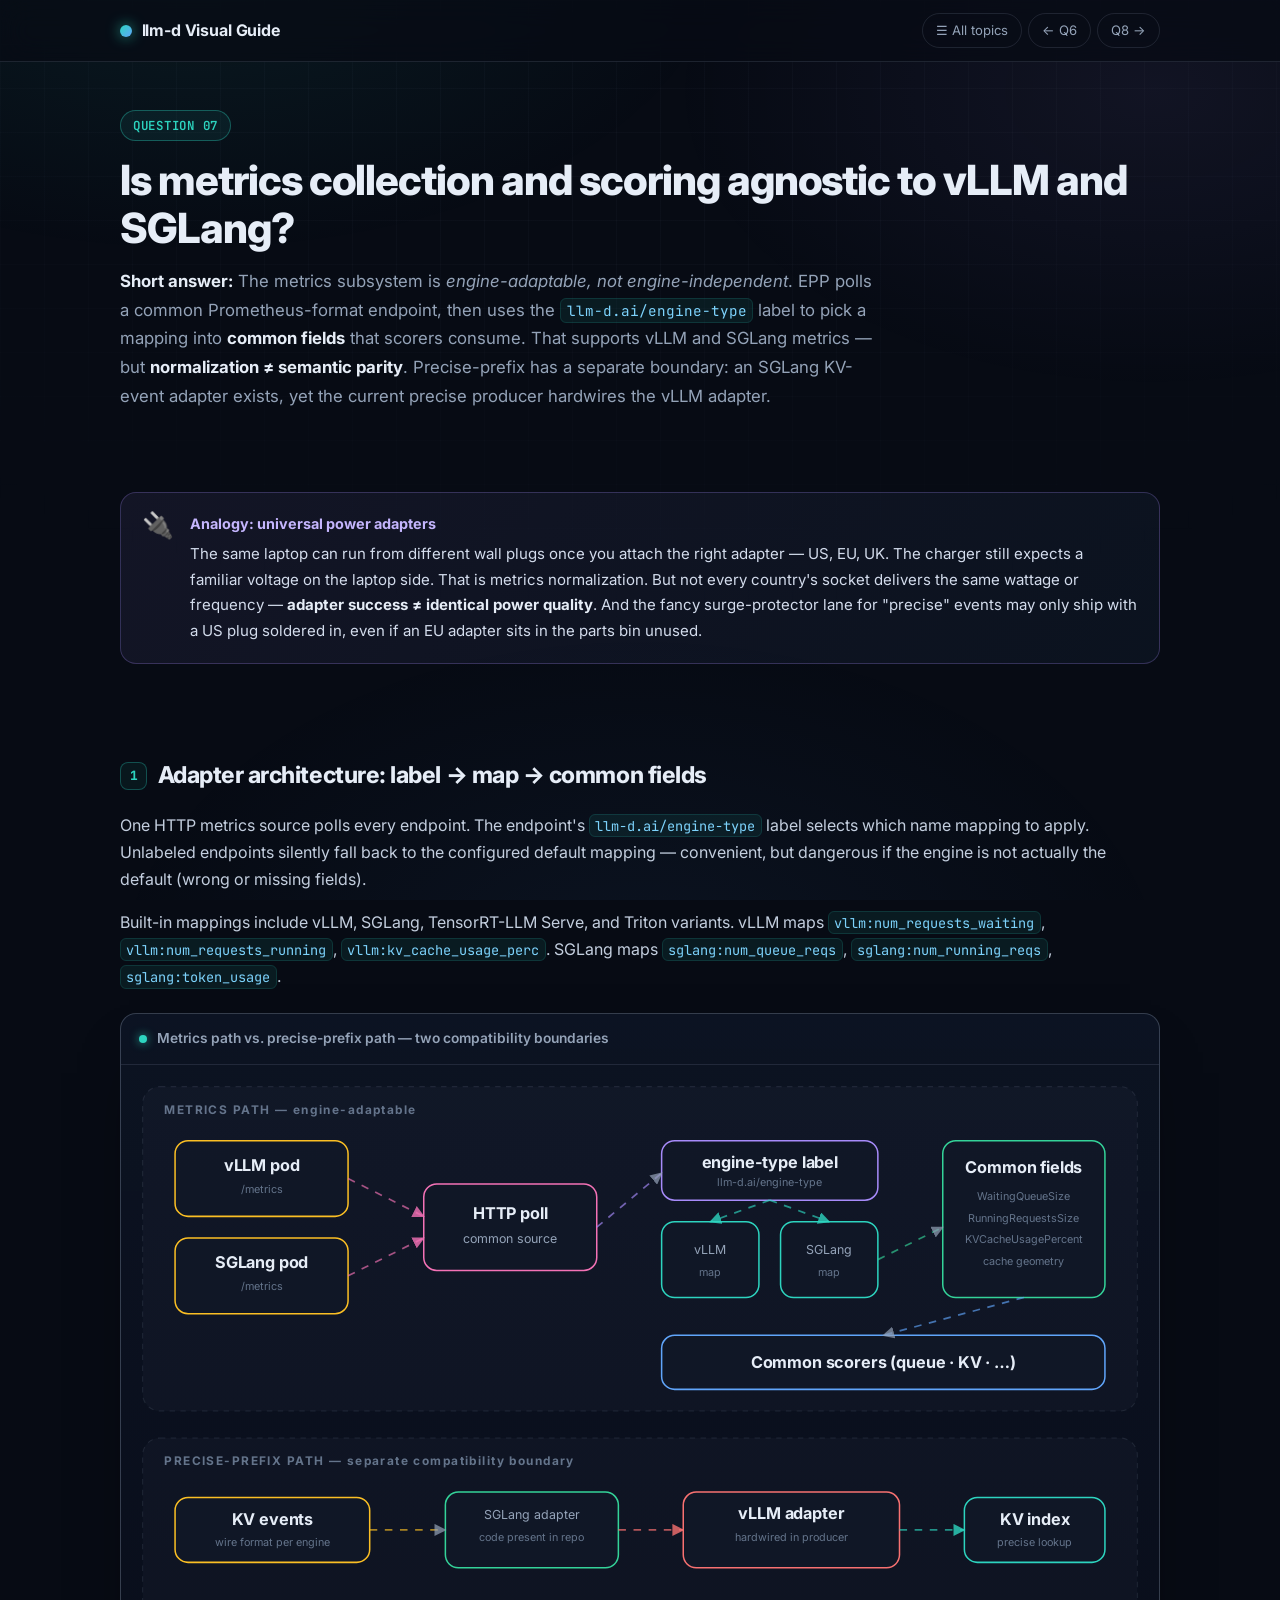
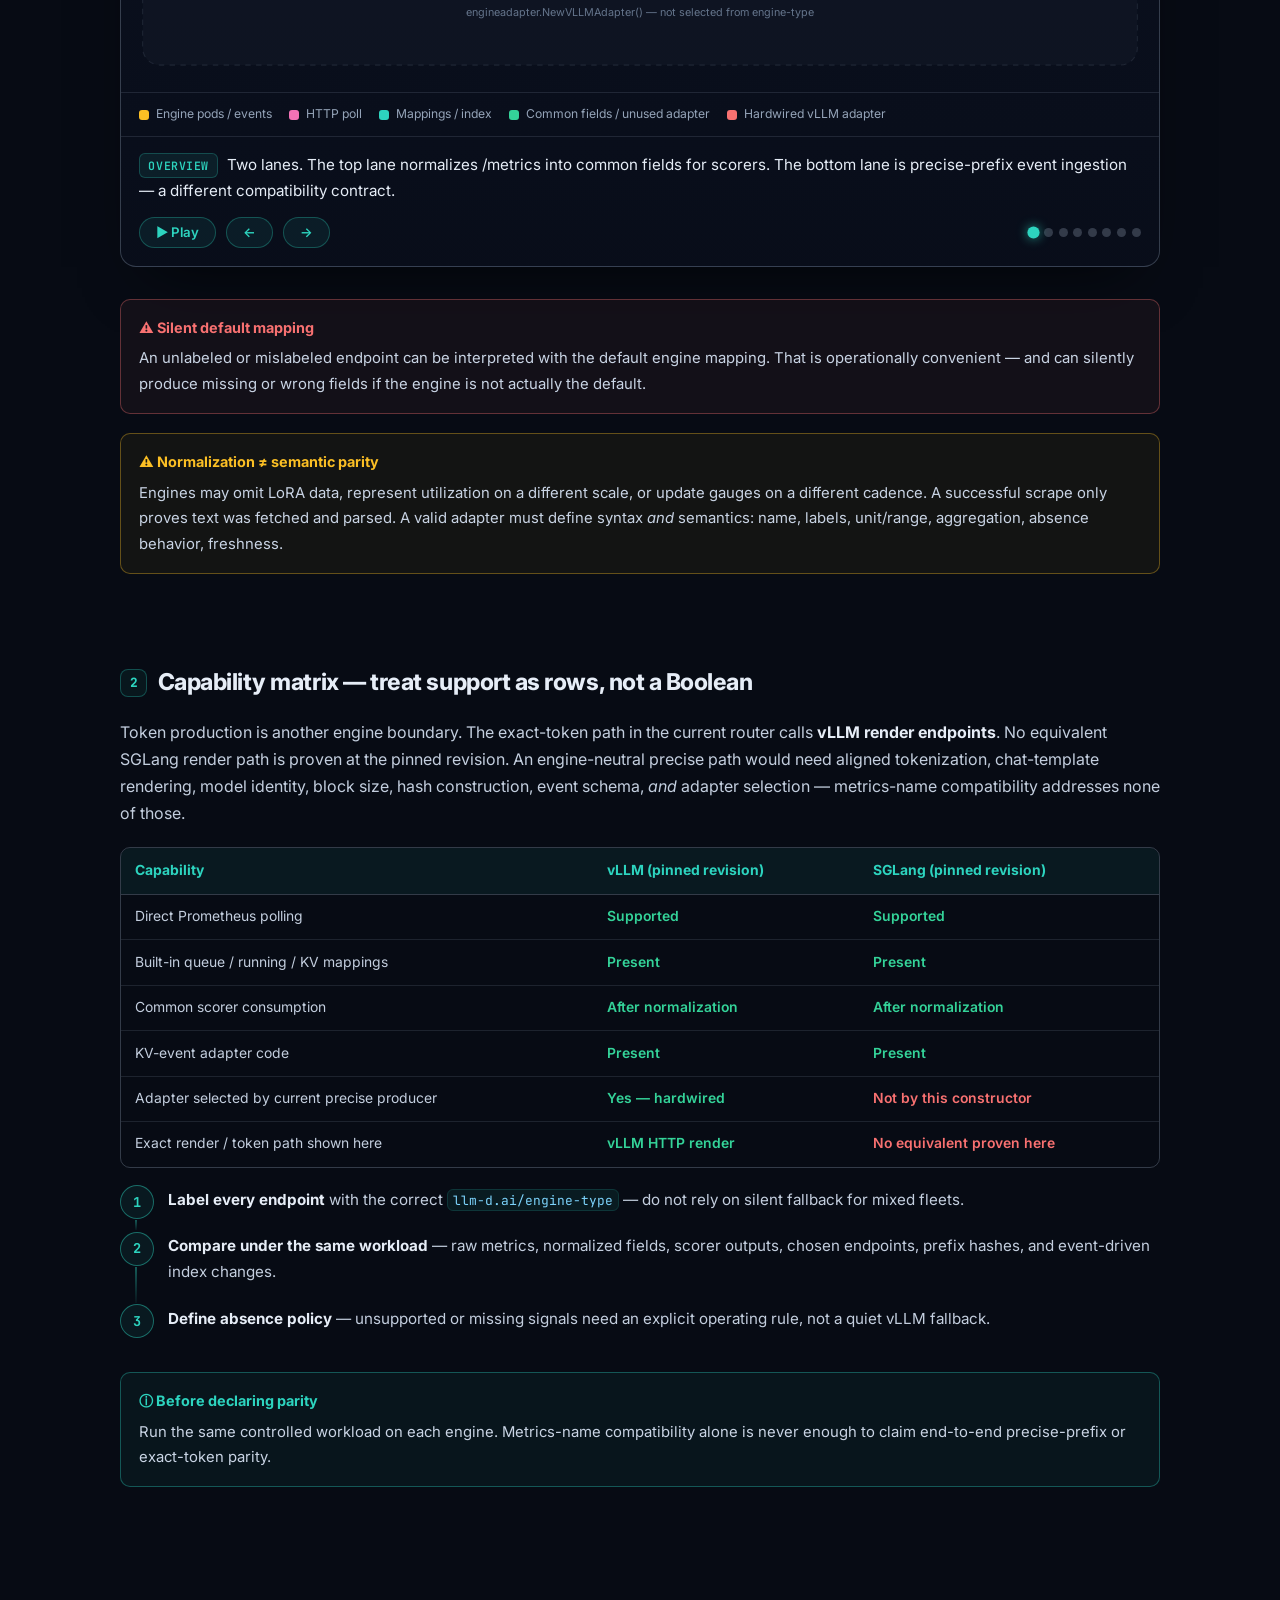
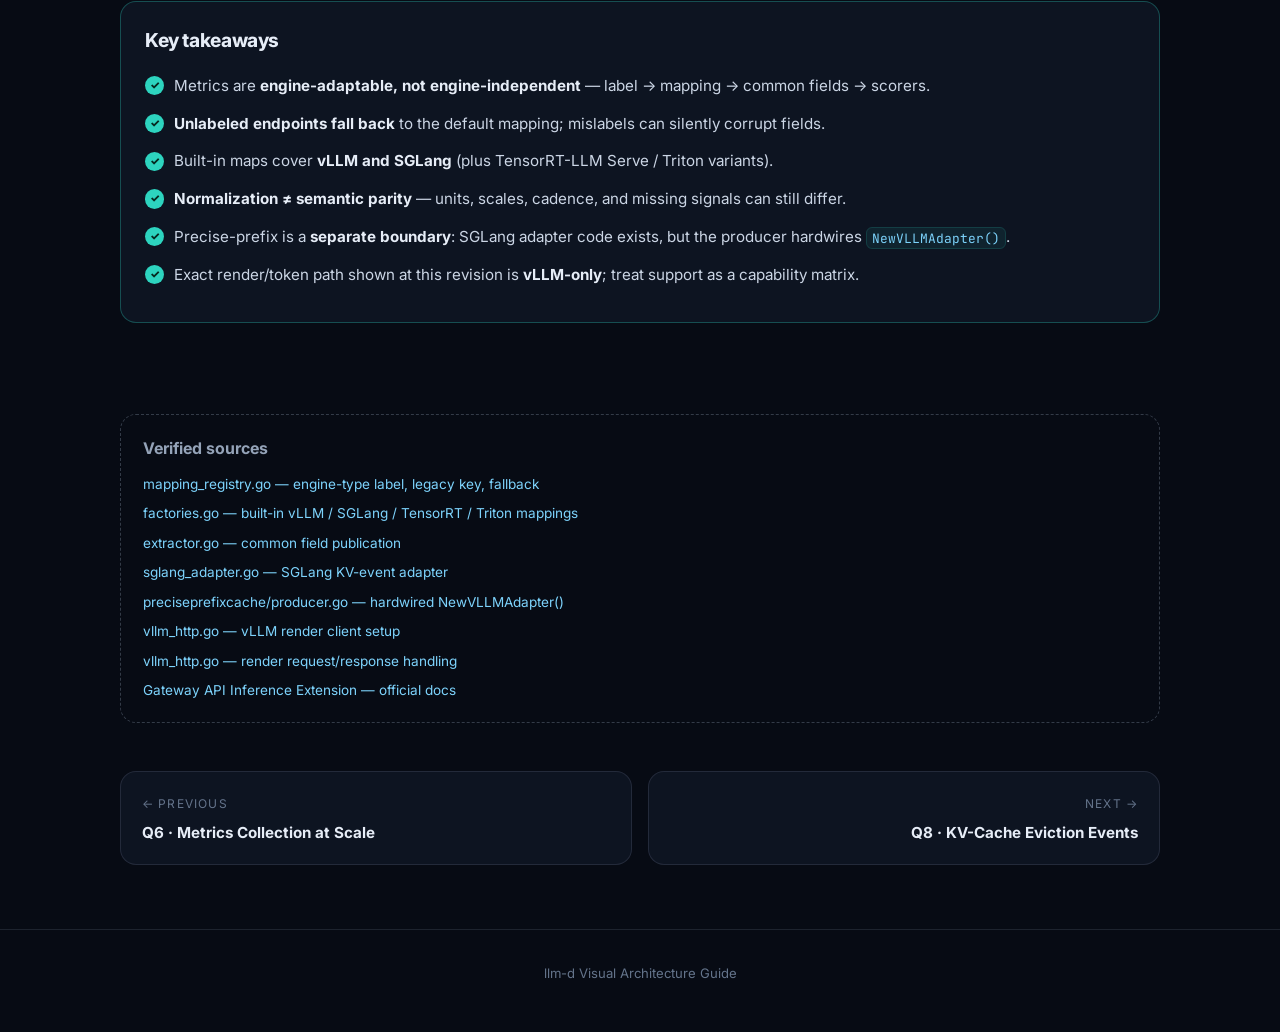
<file: q7.html>
<!DOCTYPE html>
<html lang="en">
<head>
<meta charset="UTF-8">
<meta name="viewport" content="width=device-width, initial-scale=1.0">
<title>Q7 · vLLM vs. SGLang Agnosticism — llm-d Visual Guide</title>
<link rel="preconnect" href="https://fonts.googleapis.com">
<link rel="preconnect" href="https://fonts.gstatic.com" crossorigin>
<link href="https://fonts.googleapis.com/css2?family=Inter:wght@400;500;600;700;800&family=JetBrains+Mono:wght@400;600;700&display=swap" rel="stylesheet">
<link rel="stylesheet" href="assets/style.css">
<link rel="icon" href="data:image/svg+xml,<svg xmlns='http://www.w3.org/2000/svg' viewBox='0 0 100 100'><circle cx='50' cy='50' r='40' fill='%232dd4bf'/></svg>">
</head>
<body>

<header class="site-header">
  <div class="inner">
    <a class="brand" href="index.html"><span class="logo-dot"></span> llm-d Visual Guide</a>
    <div class="pager">
      <a href="index.html">☰ All topics</a>
      <a href="q6.html">← Q6</a>
      <a href="q8.html">Q8 →</a>
    </div>
  </div>
</header>

<main class="container">

  <section class="topic-hero reveal">
    <span class="q-badge">QUESTION 07</span>
    <h1>Is metrics collection and scoring agnostic to vLLM and SGLang?</h1>
    <p class="lede">
      <strong>Short answer:</strong> The metrics subsystem is <em>engine-adaptable, not engine-independent</em>.
      EPP polls a common Prometheus-format endpoint, then uses the
      <code>llm-d.ai/engine-type</code> label to pick a mapping into <strong>common fields</strong>
      that scorers consume. That supports vLLM and SGLang metrics — but
      <strong>normalization ≠ semantic parity</strong>. Precise-prefix has a separate boundary:
      an SGLang KV-event adapter exists, yet the current precise producer hardwires the vLLM adapter.
    </p>
  </section>

  <section class="section reveal">
    <div class="analogy">
      <div class="emoji">🔌</div>
      <div class="body">
        <span class="a-title">Analogy: universal power adapters</span>
        The same laptop can run from different wall plugs once you attach the right adapter —
        US, EU, UK. The charger still expects a familiar voltage on the laptop side. That is
        metrics normalization. But not every country's socket delivers the same wattage or
        frequency — <strong>adapter success ≠ identical power quality</strong>. And the fancy
        surge-protector lane for "precise" events may only ship with a US plug soldered in,
        even if an EU adapter sits in the parts bin unused.
      </div>
    </div>
  </section>

  <!-- ===== DIAGRAM 1: adapter architecture ===== -->
  <section class="section reveal">
    <h2><span class="num">1</span> Adapter architecture: label → map → common fields</h2>
    <div class="prose">
      <p>
        One HTTP metrics source polls every endpoint. The endpoint's
        <code>llm-d.ai/engine-type</code> label selects which name mapping to apply. Unlabeled
        endpoints silently fall back to the configured default mapping — convenient, but dangerous
        if the engine is not actually the default (wrong or missing fields).
      </p>
      <p>
        Built-in mappings include vLLM, SGLang, TensorRT-LLM Serve, and Triton variants.
        vLLM maps <code>vllm:num_requests_waiting</code>, <code>vllm:num_requests_running</code>,
        <code>vllm:kv_cache_usage_perc</code>. SGLang maps <code>sglang:num_queue_reqs</code>,
        <code>sglang:num_running_reqs</code>, <code>sglang:token_usage</code>.
      </p>
    </div>

    <div class="diagram-card">
      <div class="diagram-title"><span class="dot"></span> Metrics path vs. precise-prefix path — two compatibility boundaries</div>
      <div class="diagram-scroll">
        <svg viewBox="0 0 960 580" xmlns="http://www.w3.org/2000/svg" role="img" aria-label="Engine adapter architecture for metrics and precise prefix">
          <defs>
            <marker id="q7a" viewBox="0 0 10 10" refX="9" refY="5" markerWidth="7" markerHeight="7" orient="auto-start-reverse">
              <path d="M0,0 L10,5 L0,10 z" fill="rgba(148,163,184,0.7)"/>
            </marker>
            <marker id="q7a2" viewBox="0 0 10 10" refX="9" refY="5" markerWidth="7" markerHeight="7" orient="auto-start-reverse">
              <path d="M0,0 L10,5 L0,10 z" fill="rgba(244,114,182,0.8)"/>
            </marker>
            <marker id="q7a3" viewBox="0 0 10 10" refX="9" refY="5" markerWidth="7" markerHeight="7" orient="auto-start-reverse">
              <path d="M0,0 L10,5 L0,10 z" fill="rgba(45,212,191,0.8)"/>
            </marker>
            <marker id="q7a4" viewBox="0 0 10 10" refX="9" refY="5" markerWidth="7" markerHeight="7" orient="auto-start-reverse">
              <path d="M0,0 L10,5 L0,10 z" fill="rgba(248,113,113,0.8)"/>
            </marker>
          </defs>

          <!-- metrics zone -->
          <g class="dimmable" data-s="1,2,3,4,5">
            <rect class="zone-box" x="20" y="20" width="920" height="300"/>
            <text class="t-zone" x="40" y="45">METRICS PATH — engine-adaptable</text>
          </g>

          <g class="dimmable" data-s="1,2">
            <rect class="node-box s-model" x="50" y="70" width="160" height="70" rx="12"/>
            <text class="t-title" x="130" y="98" text-anchor="middle">vLLM pod</text>
            <text class="t-tiny" x="130" y="118" text-anchor="middle">/metrics</text>
            <rect class="node-box s-model" x="50" y="160" width="160" height="70" rx="12"/>
            <text class="t-title" x="130" y="188" text-anchor="middle">SGLang pod</text>
            <text class="t-tiny" x="130" y="208" text-anchor="middle">/metrics</text>
          </g>

          <g class="dimmable" data-s="2">
            <rect class="node-box s-metrics" x="280" y="110" width="160" height="80" rx="12"/>
            <text class="t-title" x="360" y="142" text-anchor="middle">HTTP poll</text>
            <text class="t-sub" x="360" y="165" text-anchor="middle">common source</text>
          </g>

          <g class="dimmable" data-s="3">
            <rect class="node-box s-proxy" x="500" y="70" width="200" height="55" rx="12"/>
            <text class="t-title" x="600" y="95" text-anchor="middle">engine-type label</text>
            <text class="t-tiny" x="600" y="112" text-anchor="middle">llm-d.ai/engine-type</text>
          </g>

          <g class="dimmable" data-s="3,4">
            <rect class="node-box s-epp" x="500" y="145" width="90" height="70" rx="10"/>
            <text class="t-sub" x="545" y="175" text-anchor="middle">vLLM</text>
            <text class="t-tiny" x="545" y="195" text-anchor="middle">map</text>
            <rect class="node-box s-epp" x="610" y="145" width="90" height="70" rx="10"/>
            <text class="t-sub" x="655" y="175" text-anchor="middle">SGLang</text>
            <text class="t-tiny" x="655" y="195" text-anchor="middle">map</text>
          </g>

          <g class="dimmable" data-s="4,5">
            <rect class="node-box s-storage" x="760" y="70" width="150" height="145" rx="12"/>
            <text class="t-title" x="835" y="100" text-anchor="middle">Common fields</text>
            <text class="t-tiny" x="835" y="125" text-anchor="middle">WaitingQueueSize</text>
            <text class="t-tiny" x="835" y="145" text-anchor="middle">RunningRequestsSize</text>
            <text class="t-tiny" x="835" y="165" text-anchor="middle">KVCacheUsagePercent</text>
            <text class="t-tiny" x="835" y="185" text-anchor="middle">cache geometry</text>
          </g>

          <g class="dimmable" data-s="5">
            <rect class="node-box s-client" x="500" y="250" width="410" height="50" rx="12"/>
            <text class="t-title" x="705" y="280" text-anchor="middle">Common scorers (queue · KV · …)</text>
          </g>

          <path class="edge e-metrics flow dimmable" data-s="2" d="M210,105 L280,140" marker-end="url(#q7a2)"/>
          <path class="edge e-metrics flow dimmable" data-s="2" d="M210,195 L280,160" marker-end="url(#q7a2)"/>
          <path class="edge e-proxy flow dimmable" data-s="3" d="M440,150 L500,100" marker-end="url(#q7a)"/>
          <path class="edge e-epp flow dimmable" data-s="3" d="M600,125 L545,145" marker-end="url(#q7a3)"/>
          <path class="edge e-epp flow dimmable" data-s="3" d="M600,125 L655,145" marker-end="url(#q7a3)"/>
          <path class="edge e-storage flow dimmable" data-s="4" d="M700,180 L760,150" marker-end="url(#q7a)"/>
          <path class="edge e-client flow dimmable" data-s="5" d="M835,215 L705,250" marker-end="url(#q7a)"/>

          <!-- precise path -->
          <g class="dimmable" data-s="6,7">
            <rect class="zone-box" x="20" y="345" width="920" height="210"/>
            <text class="t-zone" x="40" y="370">PRECISE-PREFIX PATH — separate compatibility boundary</text>
          </g>

          <g class="dimmable" data-s="6">
            <rect class="node-box s-model" x="50" y="400" width="180" height="60" rx="12"/>
            <text class="t-title" x="140" y="425" text-anchor="middle">KV events</text>
            <text class="t-tiny" x="140" y="445" text-anchor="middle">wire format per engine</text>
          </g>

          <g class="dimmable" data-s="6">
            <rect class="node-box s-storage" x="300" y="395" width="160" height="70" rx="12"/>
            <text class="t-sub" x="380" y="420" text-anchor="middle">SGLang adapter</text>
            <text class="t-tiny" x="380" y="440" text-anchor="middle">code present in repo</text>
          </g>

          <g class="dimmable" data-s="6,7">
            <rect class="node-box s-danger" x="520" y="395" width="200" height="70" rx="12"/>
            <text class="t-title" x="620" y="420" text-anchor="middle">vLLM adapter</text>
            <text class="t-tiny" x="620" y="440" text-anchor="middle">hardwired in producer</text>
          </g>

          <g class="dimmable" data-s="7">
            <rect class="node-box s-epp" x="780" y="400" width="130" height="60" rx="12"/>
            <text class="t-title" x="845" y="425" text-anchor="middle">KV index</text>
            <text class="t-tiny" x="845" y="445" text-anchor="middle">precise lookup</text>
            <text class="t-tiny" x="480" y="510" text-anchor="middle">engineadapter.NewVLLMAdapter() — not selected from engine-type</text>
          </g>

          <path class="edge e-model flow dimmable" data-s="6" d="M230,430 L300,430" marker-end="url(#q7a)"/>
          <path class="edge e-danger flow dimmable" data-s="7" d="M460,430 L520,430" marker-end="url(#q7a4)"/>
          <path class="edge e-epp flow dimmable" data-s="7" d="M720,430 L780,430" marker-end="url(#q7a3)"/>
        </svg>
      </div>
      <div class="legend">
        <span><i style="background:var(--model)"></i> Engine pods / events</span>
        <span><i style="background:var(--metrics)"></i> HTTP poll</span>
        <span><i style="background:var(--epp)"></i> Mappings / index</span>
        <span><i style="background:var(--storage)"></i> Common fields / unused adapter</span>
        <span><i style="background:var(--danger)"></i> Hardwired vLLM adapter</span>
      </div>
      <script type="application/json" class="steps">[
        {"text":"Two lanes. The top lane normalizes /metrics into common fields for scorers. The bottom lane is precise-prefix event ingestion — a different compatibility contract."},
        {"text":"<strong>Both engines expose /metrics.</strong> vLLM and SGLang pods serve Prometheus-format text. EPP's HTTP source can poll either."},
        {"text":"<strong>Common poller.</strong> One metrics datasource builds the URL and GETs. Engine identity is not baked into the transport — it comes next."},
        {"text":"<strong>Label selects the map.</strong> <code>llm-d.ai/engine-type</code> chooses vLLM vs. SGLang (or other) mappings. Missing labels fall back to the default — silently."},
        {"text":"<strong>Common fields published.</strong> Extractor writes WaitingQueueSize, RunningRequestsSize, KVCacheUsagePercent, cache geometry. Scorers see these names, not <code>vllm:…</code> or <code>sglang:…</code>."},
        {"text":"<strong>Common scorers.</strong> Queue and KV-utilization plugins operate on the normalized fields. That is adaptability — not a promise that units, scales, or update cadence match across engines."},
        {"text":"<strong>Precise-prefix lane.</strong> KV events have a different schema/transport. An SGLang adapter exists in the repo and understands BlockStored / BlockRemoved / AllBlocksCleared."},
        {"text":"<strong>Hardwired gap.</strong> The current precise-prefix producer constructs <code>engineadapter.NewVLLMAdapter()</code> directly. SGLang metrics support ≠ end-to-end SGLang precise-prefix support at this revision."}
      ]</script>
      <div class="player"></div>
    </div>

    <div class="callout danger">
      <div class="co-title">⚠ Silent default mapping</div>
      An unlabeled or mislabeled endpoint can be interpreted with the default engine mapping.
      That is operationally convenient — and can silently produce missing or wrong fields if the
      engine is not actually the default.
    </div>

    <div class="callout warn">
      <div class="co-title">⚠ Normalization ≠ semantic parity</div>
      Engines may omit LoRA data, represent utilization on a different scale, or update gauges
      on a different cadence. A successful scrape only proves text was fetched and parsed.
      A valid adapter must define syntax <em>and</em> semantics: name, labels, unit/range,
      aggregation, absence behavior, freshness.
    </div>
  </section>

  <!-- ===== capability matrix ===== -->
  <section class="section reveal">
    <h2><span class="num">2</span> Capability matrix — treat support as rows, not a Boolean</h2>
    <div class="prose">
      <p>
        Token production is another engine boundary. The exact-token path in the current router
        calls <strong>vLLM render endpoints</strong>. No equivalent SGLang render path is proven
        at the pinned revision. An engine-neutral precise path would need aligned tokenization,
        chat-template rendering, model identity, block size, hash construction, event schema,
        <em>and</em> adapter selection — metrics-name compatibility addresses none of those.
      </p>
    </div>

    <div class="table-wrap">
      <table>
        <thead>
          <tr>
            <th>Capability</th>
            <th>vLLM (pinned revision)</th>
            <th>SGLang (pinned revision)</th>
          </tr>
        </thead>
        <tbody>
          <tr>
            <td>Direct Prometheus polling</td>
            <td class="yes">Supported</td>
            <td class="yes">Supported</td>
          </tr>
          <tr>
            <td>Built-in queue / running / KV mappings</td>
            <td class="yes">Present</td>
            <td class="yes">Present</td>
          </tr>
          <tr>
            <td>Common scorer consumption</td>
            <td class="yes">After normalization</td>
            <td class="yes">After normalization</td>
          </tr>
          <tr>
            <td>KV-event adapter code</td>
            <td class="yes">Present</td>
            <td class="yes">Present</td>
          </tr>
          <tr>
            <td>Adapter selected by current precise producer</td>
            <td class="yes">Yes — hardwired</td>
            <td class="no">Not by this constructor</td>
          </tr>
          <tr>
            <td>Exact render / token path shown here</td>
            <td class="yes">vLLM HTTP render</td>
            <td class="no">No equivalent proven here</td>
          </tr>
        </tbody>
      </table>
    </div>

    <ol class="steps-list">
      <li><strong>Label every endpoint</strong> with the correct <code>llm-d.ai/engine-type</code> — do not rely on silent fallback for mixed fleets.</li>
      <li><strong>Compare under the same workload</strong> — raw metrics, normalized fields, scorer outputs, chosen endpoints, prefix hashes, and event-driven index changes.</li>
      <li><strong>Define absence policy</strong> — unsupported or missing signals need an explicit operating rule, not a quiet vLLM fallback.</li>
    </ol>

    <div class="callout tip">
      <div class="co-title">ⓘ Before declaring parity</div>
      Run the same controlled workload on each engine. Metrics-name compatibility alone is never
      enough to claim end-to-end precise-prefix or exact-token parity.
    </div>
  </section>

  <section class="section reveal">
    <div class="takeaways">
      <h2>Key takeaways</h2>
      <ul>
        <li>Metrics are <strong>engine-adaptable, not engine-independent</strong> — label → mapping → common fields → scorers.</li>
        <li><strong>Unlabeled endpoints fall back</strong> to the default mapping; mislabels can silently corrupt fields.</li>
        <li>Built-in maps cover <strong>vLLM and SGLang</strong> (plus TensorRT-LLM Serve / Triton variants).</li>
        <li><strong>Normalization ≠ semantic parity</strong> — units, scales, cadence, and missing signals can still differ.</li>
        <li>Precise-prefix is a <strong>separate boundary</strong>: SGLang adapter code exists, but the producer hardwires <code>NewVLLMAdapter()</code>.</li>
        <li>Exact render/token path shown at this revision is <strong>vLLM-only</strong>; treat support as a capability matrix.</li>
      </ul>
    </div>
  </section>

  <section class="sources reveal">
    <h2>Verified sources</h2>
    <ul>
      <li><a href="https://github.com/llm-d/llm-d-router/blob/4a6c4164cc4881e634c66974810b2c50d0859a1b/pkg/epp/framework/plugins/datalayer/extractor/metrics/mapping_registry.go#L24-L85" target="_blank" rel="noopener">mapping_registry.go — engine-type label, legacy key, fallback</a></li>
      <li><a href="https://github.com/llm-d/llm-d-router/blob/4a6c4164cc4881e634c66974810b2c50d0859a1b/pkg/epp/framework/plugins/datalayer/extractor/metrics/factories.go#L88-L146" target="_blank" rel="noopener">factories.go — built-in vLLM / SGLang / TensorRT / Triton mappings</a></li>
      <li><a href="https://github.com/llm-d/llm-d-router/blob/4a6c4164cc4881e634c66974810b2c50d0859a1b/pkg/epp/framework/plugins/datalayer/extractor/metrics/extractor.go#L89-L198" target="_blank" rel="noopener">extractor.go — common field publication</a></li>
      <li><a href="https://github.com/llm-d/llm-d-router/blob/4a6c4164cc4881e634c66974810b2c50d0859a1b/pkg/kvevents/engineadapter/sglang_adapter.go#L27-L94" target="_blank" rel="noopener">sglang_adapter.go — SGLang KV-event adapter</a></li>
      <li><a href="https://github.com/llm-d/llm-d-router/blob/4a6c4164cc4881e634c66974810b2c50d0859a1b/pkg/epp/framework/plugins/requestcontrol/dataproducer/preciseprefixcache/producer.go#L153-L175" target="_blank" rel="noopener">preciseprefixcache/producer.go — hardwired NewVLLMAdapter()</a></li>
      <li><a href="https://github.com/llm-d/llm-d-router/blob/4a6c4164cc4881e634c66974810b2c50d0859a1b/pkg/epp/framework/plugins/requestcontrol/dataproducer/tokenizer/vllm_http.go#L39-L76" target="_blank" rel="noopener">vllm_http.go — vLLM render client setup</a></li>
      <li><a href="https://github.com/llm-d/llm-d-router/blob/4a6c4164cc4881e634c66974810b2c50d0859a1b/pkg/epp/framework/plugins/requestcontrol/dataproducer/tokenizer/vllm_http.go#L123-L170" target="_blank" rel="noopener">vllm_http.go — render request/response handling</a></li>
      <li><a href="https://gateway-api-inference-extension.sigs.k8s.io/" target="_blank" rel="noopener">Gateway API Inference Extension — official docs</a></li>
    </ul>
  </section>

  <nav class="footer-nav reveal">
    <a href="q6.html"><span class="dir">← Previous</span><span class="name">Q6 · Metrics Collection at Scale</span></a>
    <a class="next" href="q8.html"><span class="dir">Next →</span><span class="name">Q8 · KV-Cache Eviction Events</span></a>
  </nav>
</main>

<footer class="site-footer"><div class="container">llm-d Visual Architecture Guide</div></footer>
<script src="assets/app.js"></script>
</body>
</html>
</file>
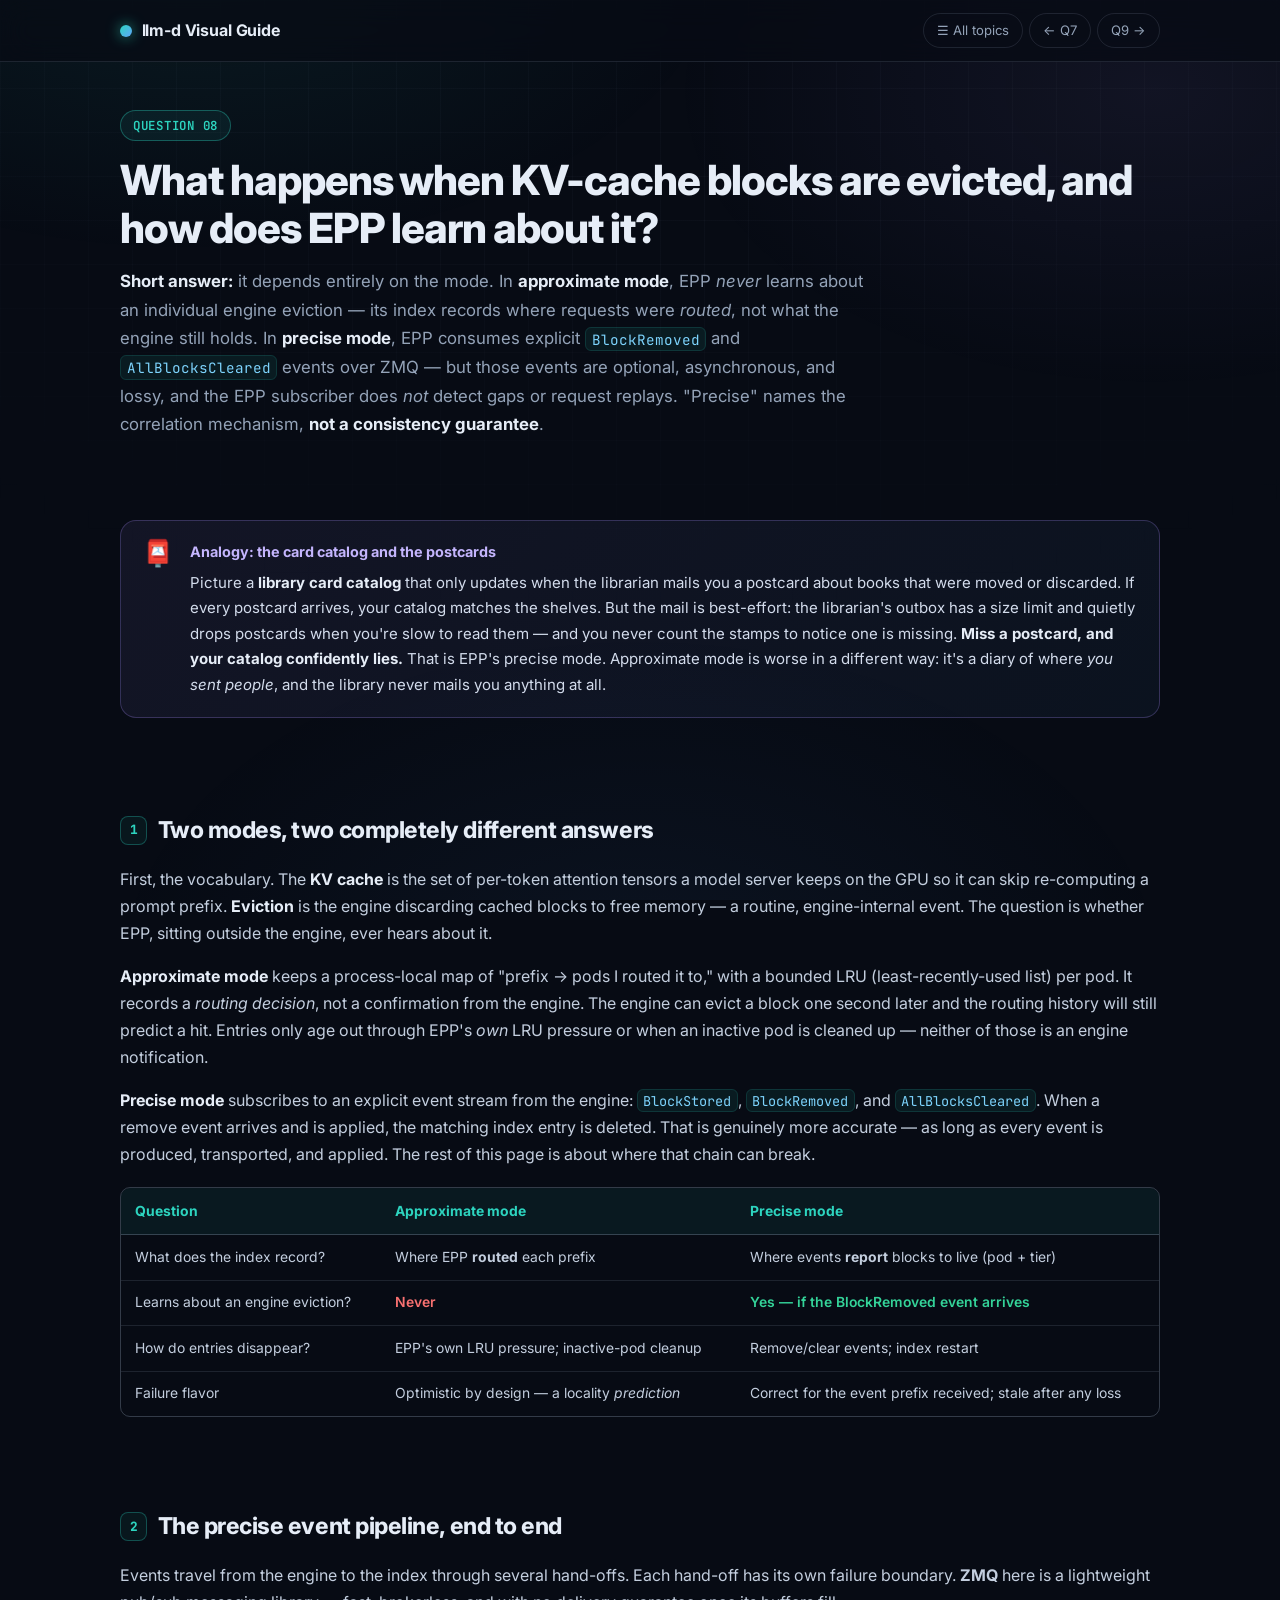
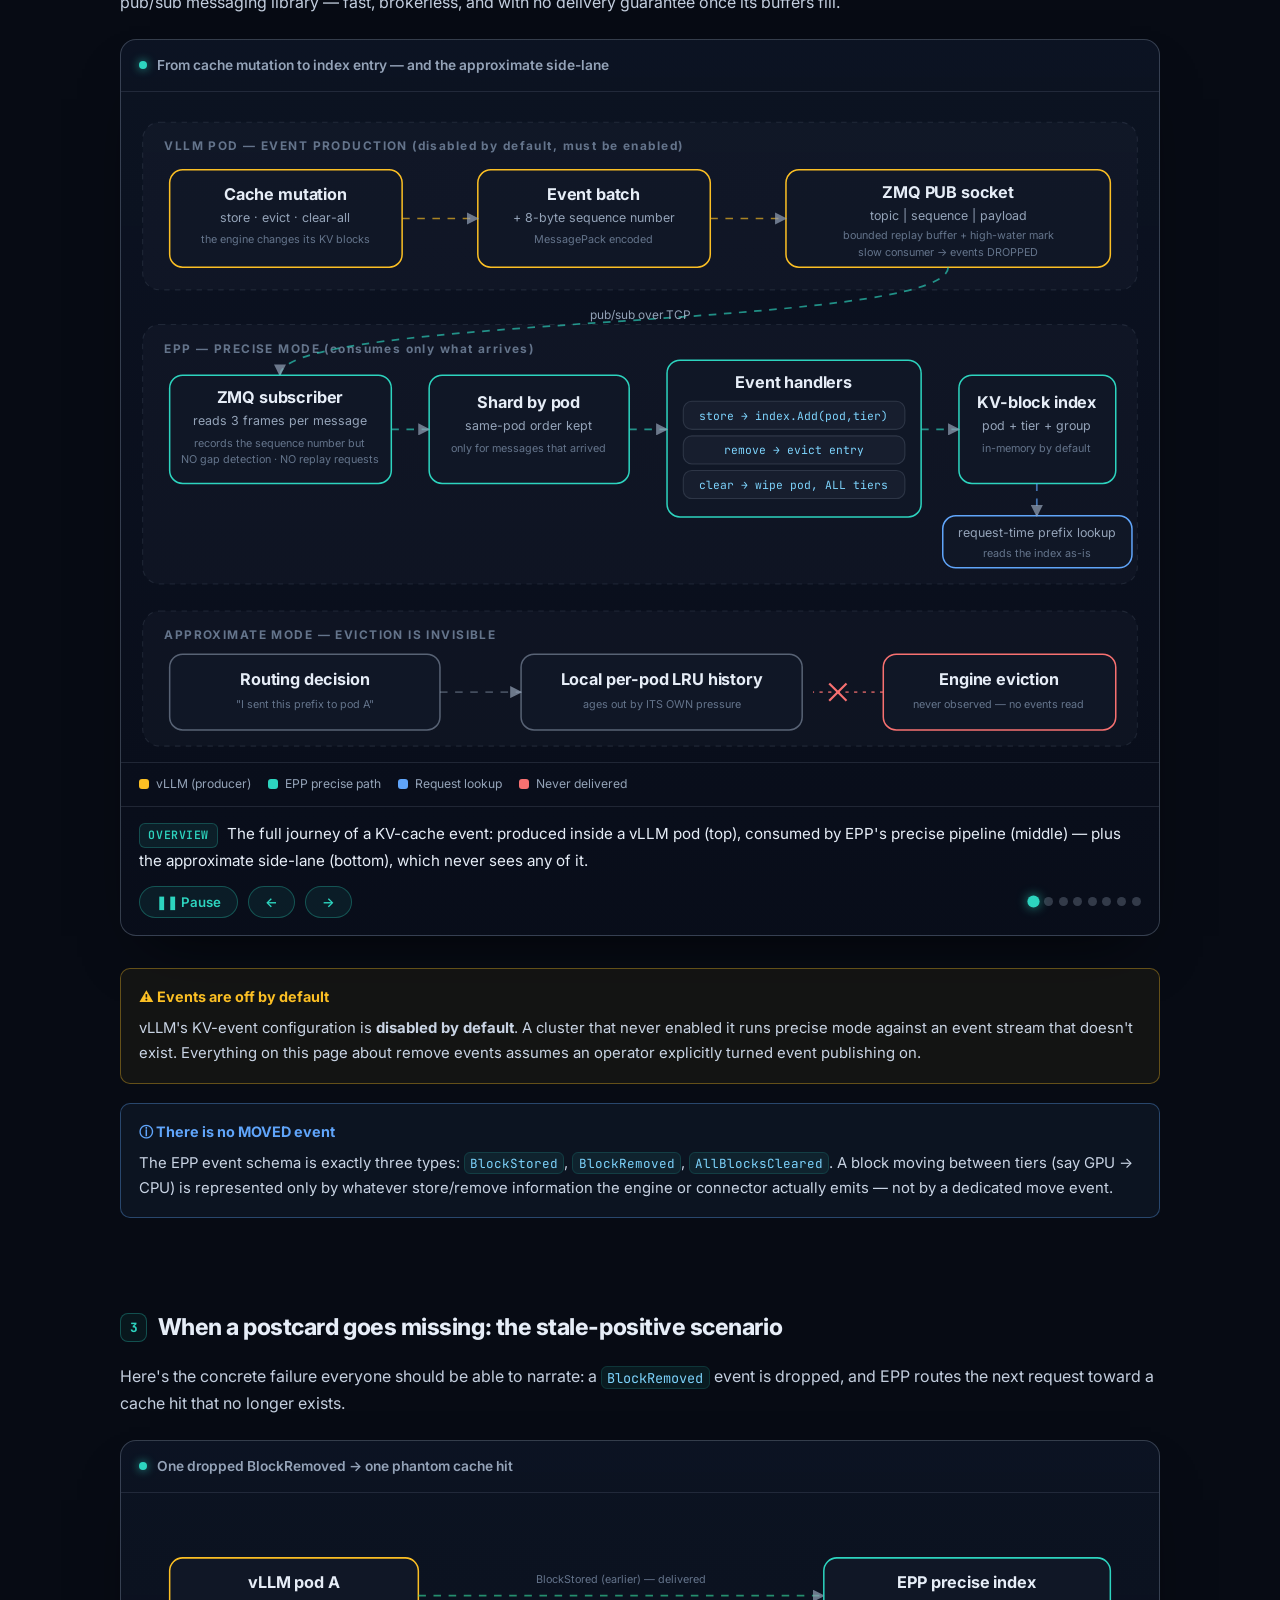
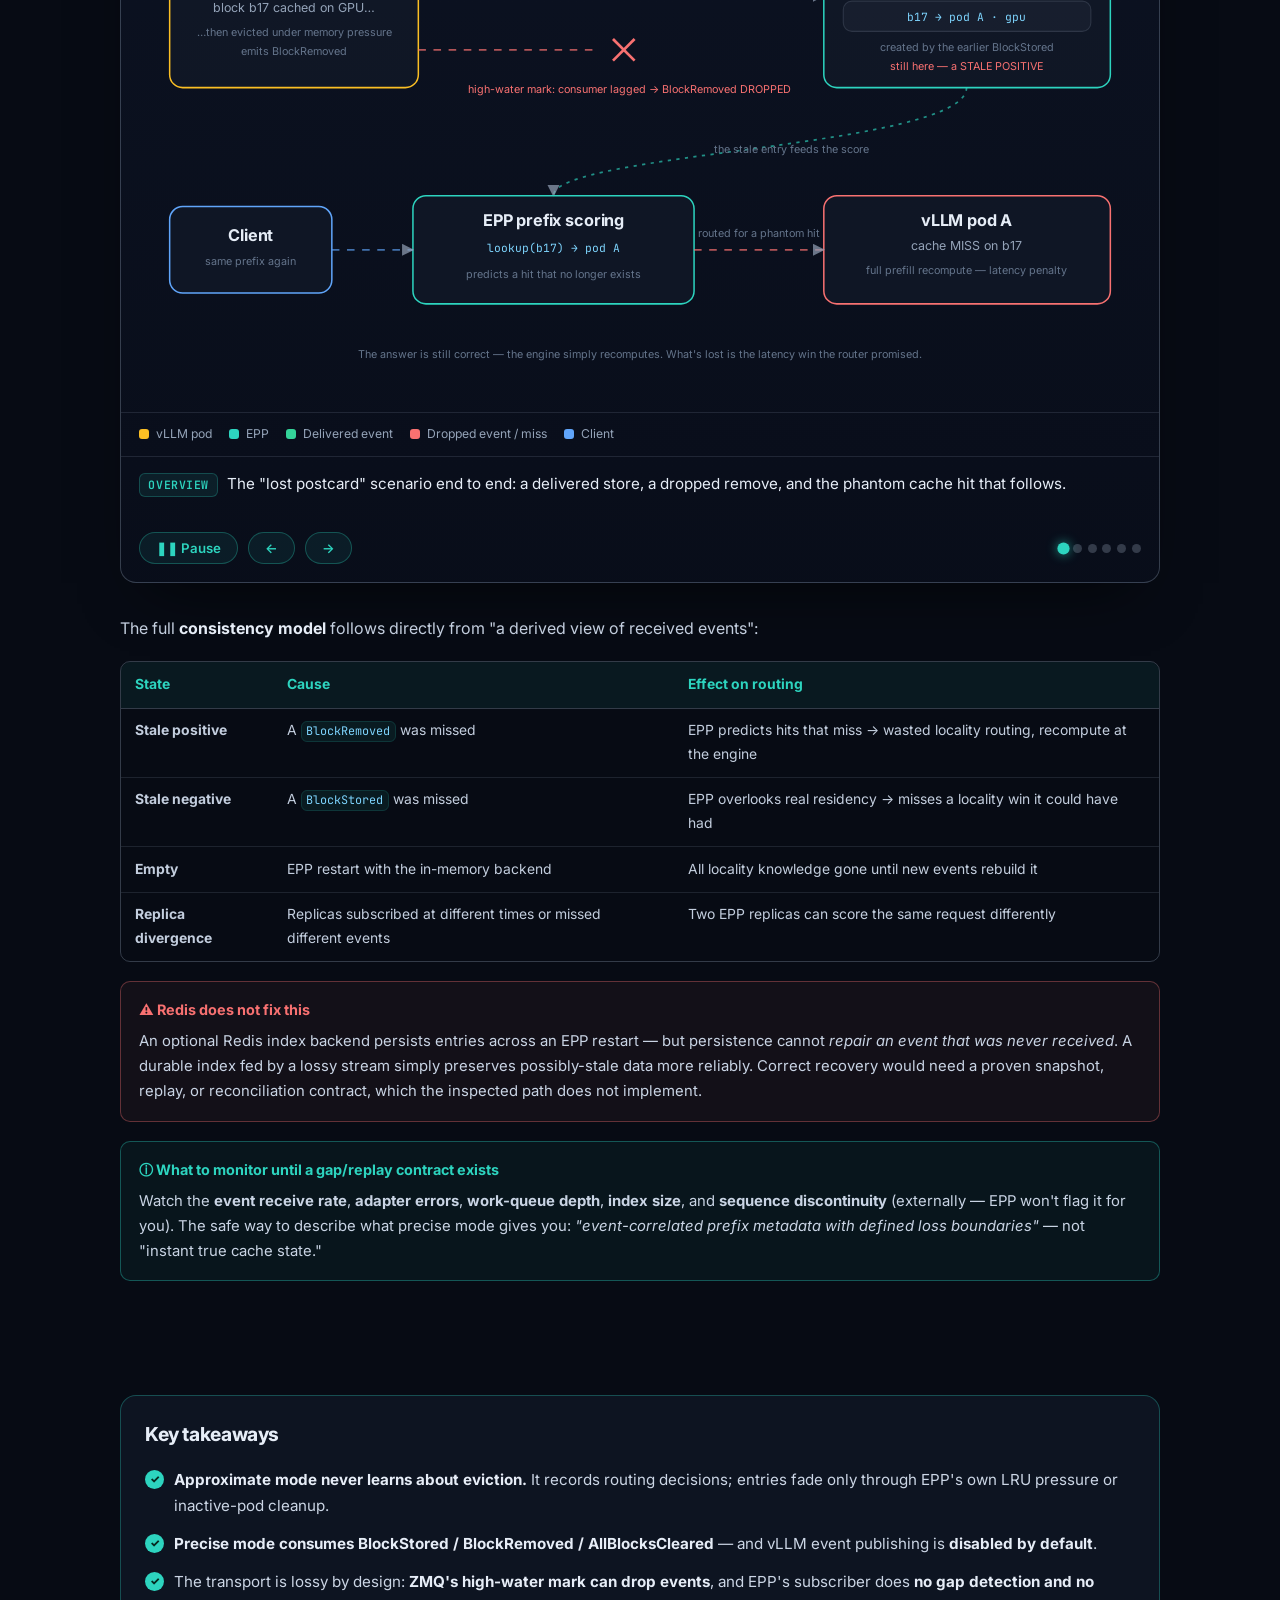
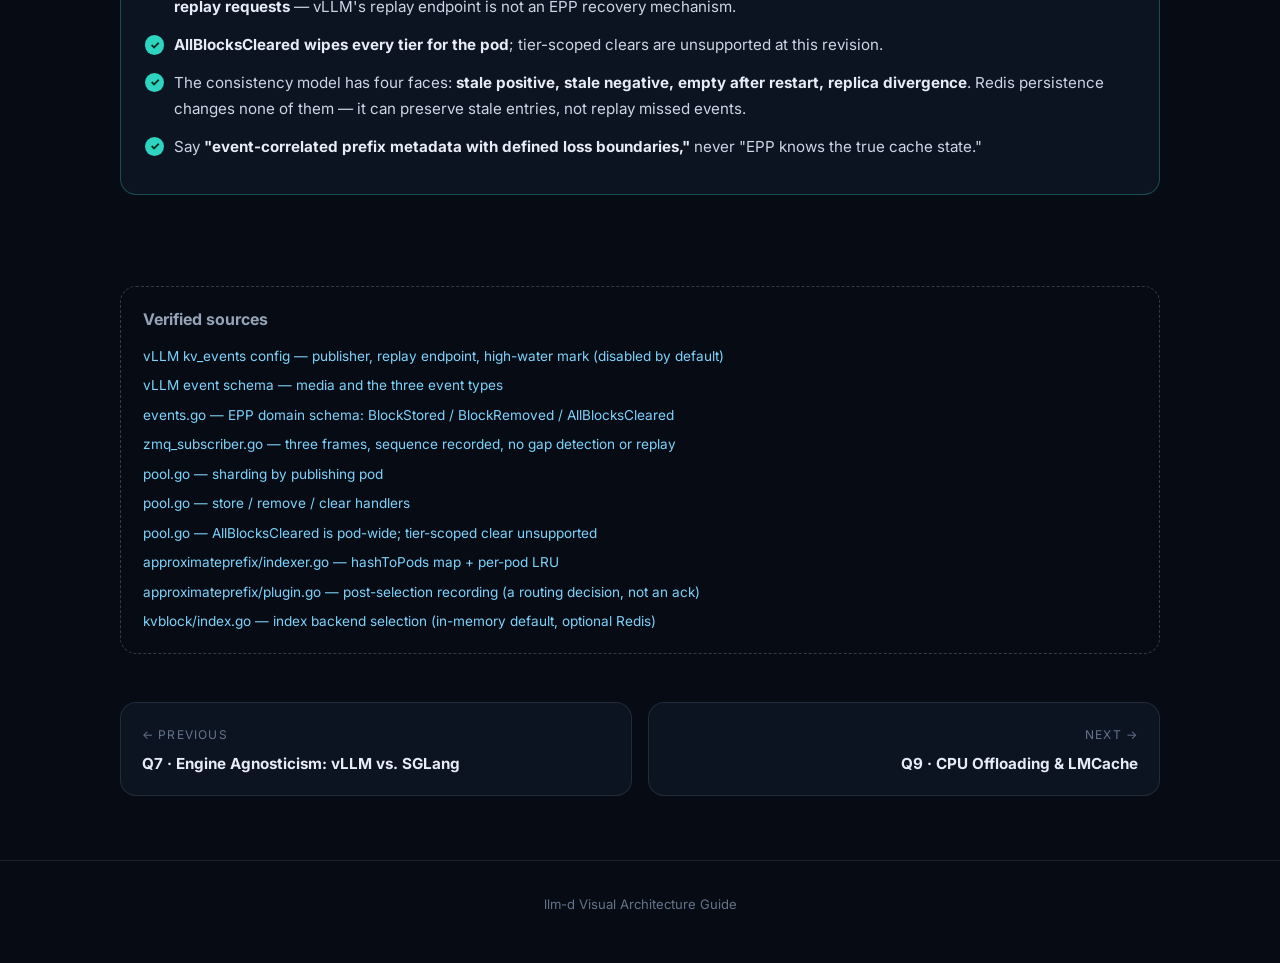
<file: q8.html>
<!DOCTYPE html>
<html lang="en">
<head>
<meta charset="UTF-8">
<meta name="viewport" content="width=device-width, initial-scale=1.0">
<title>Q8 · KV-Cache Eviction &amp; How EPP Learns — llm-d Visual Guide</title>
<link rel="preconnect" href="https://fonts.googleapis.com">
<link rel="preconnect" href="https://fonts.gstatic.com" crossorigin>
<link href="https://fonts.googleapis.com/css2?family=Inter:wght@400;500;600;700;800&family=JetBrains+Mono:wght@400;600;700&display=swap" rel="stylesheet">
<link rel="stylesheet" href="assets/style.css">
<link rel="icon" href="data:image/svg+xml,<svg xmlns='http://www.w3.org/2000/svg' viewBox='0 0 100 100'><circle cx='50' cy='50' r='40' fill='%232dd4bf'/></svg>">
</head>
<body>

<header class="site-header">
  <div class="inner">
    <a class="brand" href="index.html"><span class="logo-dot"></span> llm-d Visual Guide</a>
    <div class="pager">
      <a href="index.html">☰ All topics</a>
      <a href="q7.html">← Q7</a>
      <a href="q9.html">Q9 →</a>
    </div>
  </div>
</header>

<main class="container">

  <section class="topic-hero reveal">
    <span class="q-badge">QUESTION 08</span>
    <h1>What happens when KV-cache blocks are evicted, and how does EPP learn about it?</h1>
    <p class="lede">
      <strong>Short answer:</strong> it depends entirely on the mode. In <strong>approximate mode</strong>,
      EPP <em>never</em> learns about an individual engine eviction — its index records where requests
      were <em>routed</em>, not what the engine still holds. In <strong>precise mode</strong>, EPP consumes
      explicit <code>BlockRemoved</code> and <code>AllBlocksCleared</code> events over ZMQ — but those events
      are optional, asynchronous, and lossy, and the EPP subscriber does <em>not</em> detect gaps or request
      replays. "Precise" names the correlation mechanism, <strong>not a consistency guarantee</strong>.
    </p>
  </section>

  <section class="section reveal">
    <div class="analogy">
      <div class="emoji">📮</div>
      <div class="body">
        <span class="a-title">Analogy: the card catalog and the postcards</span>
        Picture a <strong>library card catalog</strong> that only updates when the librarian mails you a
        postcard about books that were moved or discarded. If every postcard arrives, your catalog matches
        the shelves. But the mail is best-effort: the librarian's outbox has a size limit and quietly drops
        postcards when you're slow to read them — and you never count the stamps to notice one is missing.
        <strong>Miss a postcard, and your catalog confidently lies.</strong> That is EPP's precise mode.
        Approximate mode is worse in a different way: it's a diary of where <em>you sent people</em>, and
        the library never mails you anything at all.
      </div>
    </div>
  </section>

  <!-- ===== SECTION 1: two modes ===== -->
  <section class="section reveal">
    <h2><span class="num">1</span> Two modes, two completely different answers</h2>
    <div class="prose">
      <p>
        First, the vocabulary. The <strong>KV cache</strong> is the set of per-token attention tensors a
        model server keeps on the GPU so it can skip re-computing a prompt prefix.
        <strong>Eviction</strong> is the engine discarding cached blocks to free memory — a routine,
        engine-internal event. The question is whether EPP, sitting outside the engine, ever hears about it.
      </p>
      <p>
        <strong>Approximate mode</strong> keeps a process-local map of "prefix → pods I routed it to,"
        with a bounded LRU (least-recently-used list) per pod. It records a <em>routing decision</em>, not a
        confirmation from the engine. The engine can evict a block one second later and the routing history
        will still predict a hit. Entries only age out through EPP's <em>own</em> LRU pressure or when an
        inactive pod is cleaned up — neither of those is an engine notification.
      </p>
      <p>
        <strong>Precise mode</strong> subscribes to an explicit event stream from the engine:
        <code>BlockStored</code>, <code>BlockRemoved</code>, and <code>AllBlocksCleared</code>. When a
        remove event arrives and is applied, the matching index entry is deleted. That is genuinely more
        accurate — as long as every event is produced, transported, and applied. The rest of this page is
        about where that chain can break.
      </p>
    </div>

    <div class="table-wrap">
      <table>
        <thead><tr><th>Question</th><th>Approximate mode</th><th>Precise mode</th></tr></thead>
        <tbody>
          <tr>
            <td>What does the index record?</td>
            <td>Where EPP <strong>routed</strong> each prefix</td>
            <td>Where events <strong>report</strong> blocks to live (pod + tier)</td>
          </tr>
          <tr>
            <td>Learns about an engine eviction?</td>
            <td class="no">Never</td>
            <td class="yes">Yes — if the BlockRemoved event arrives</td>
          </tr>
          <tr>
            <td>How do entries disappear?</td>
            <td>EPP's own LRU pressure; inactive-pod cleanup</td>
            <td>Remove/clear events; index restart</td>
          </tr>
          <tr>
            <td>Failure flavor</td>
            <td>Optimistic by design — a locality <em>prediction</em></td>
            <td>Correct for the event prefix received; stale after any loss</td>
          </tr>
        </tbody>
      </table>
    </div>
  </section>

  <!-- ===== SECTION 2: the event pipeline ===== -->
  <section class="section reveal">
    <h2><span class="num">2</span> The precise event pipeline, end to end</h2>
    <p class="prose" style="color:#c3cede">
      Events travel from the engine to the index through several hand-offs. Each hand-off has its own
      failure boundary. <strong>ZMQ</strong> here is a lightweight pub/sub messaging library — fast,
      brokerless, and with no delivery guarantee once its buffers fill.
    </p>

    <div class="diagram-card">
      <div class="diagram-title"><span class="dot"></span> From cache mutation to index entry — and the approximate side-lane</div>
      <div class="diagram-scroll">
        <svg viewBox="0 0 960 620" xmlns="http://www.w3.org/2000/svg" role="img" aria-label="KV event pipeline from vLLM to the EPP index">
          <defs>
            <marker id="q8a" viewBox="0 0 10 10" refX="9" refY="5" markerWidth="7" markerHeight="7" orient="auto-start-reverse">
              <path d="M0,0 L10,5 L0,10 z" fill="rgba(148,163,184,0.7)"/>
            </marker>
          </defs>

          <!-- vLLM zone -->
          <g class="dimmable" data-s="1,2">
            <rect class="zone-box" x="20" y="28" width="920" height="155"/>
            <text class="t-zone" x="40" y="54">VLLM POD — EVENT PRODUCTION (disabled by default, must be enabled)</text>
          </g>

          <g class="dimmable" data-s="1">
            <rect class="node-box s-model" x="45" y="72" width="215" height="90" rx="12"/>
            <text class="t-title" x="152" y="100" text-anchor="middle">Cache mutation</text>
            <text class="t-sub" x="152" y="120" text-anchor="middle">store · evict · clear-all</text>
            <text class="t-tiny" x="152" y="140" text-anchor="middle">the engine changes its KV blocks</text>
          </g>

          <g class="dimmable" data-s="2">
            <rect class="node-box s-model" x="330" y="72" width="215" height="90" rx="12"/>
            <text class="t-title" x="437" y="100" text-anchor="middle">Event batch</text>
            <text class="t-sub" x="437" y="120" text-anchor="middle">+ 8-byte sequence number</text>
            <text class="t-tiny" x="437" y="140" text-anchor="middle">MessagePack encoded</text>
          </g>

          <g class="dimmable" data-s="2">
            <rect class="node-box s-model" x="615" y="72" width="300" height="90" rx="12"/>
            <text class="t-title" x="765" y="98" text-anchor="middle">ZMQ PUB socket</text>
            <text class="t-sub" x="765" y="118" text-anchor="middle">topic | sequence | payload</text>
            <text class="t-tiny" x="765" y="136" text-anchor="middle">bounded replay buffer + high-water mark</text>
            <text class="t-tiny" x="765" y="152" text-anchor="middle">slow consumer → events DROPPED</text>
          </g>

          <path class="edge e-model flow dimmable" data-s="2" d="M260,117 L330,117" marker-end="url(#q8a)"/>
          <path class="edge e-model flow dimmable" data-s="2" d="M545,117 L615,117" marker-end="url(#q8a)"/>

          <!-- EPP zone -->
          <g class="dimmable" data-s="3,4,5,6">
            <rect class="zone-box" x="20" y="215" width="920" height="240"/>
            <text class="t-zone" x="40" y="241">EPP — PRECISE MODE (consumes only what arrives)</text>
          </g>

          <path class="edge e-epp flow dimmable" data-s="3" d="M765,162 C765,220 147,205 147,262" marker-end="url(#q8a)"/>
          <text class="t-label dimmable" data-s="3" x="480" y="210" text-anchor="middle">pub/sub over TCP</text>

          <g class="dimmable" data-s="3">
            <rect class="node-box s-epp" x="45" y="262" width="205" height="100" rx="12"/>
            <text class="t-title" x="147" y="288" text-anchor="middle">ZMQ subscriber</text>
            <text class="t-sub" x="147" y="308" text-anchor="middle">reads 3 frames per message</text>
            <text class="t-tiny" x="147" y="328" text-anchor="middle">records the sequence number but</text>
            <text class="t-tiny" x="147" y="343" text-anchor="middle">NO gap detection · NO replay requests</text>
          </g>

          <g class="dimmable" data-s="4">
            <rect class="node-box s-epp" x="285" y="262" width="185" height="100" rx="12"/>
            <text class="t-title" x="377" y="292" text-anchor="middle">Shard by pod</text>
            <text class="t-sub" x="377" y="313" text-anchor="middle">same-pod order kept</text>
            <text class="t-tiny" x="377" y="333" text-anchor="middle">only for messages that arrived</text>
          </g>

          <g class="dimmable" data-s="5">
            <rect class="node-box s-epp" x="505" y="248" width="235" height="145" rx="12"/>
            <text class="t-title" x="622" y="274" text-anchor="middle">Event handlers</text>
            <rect class="inner-box" x="520" y="286" width="205" height="26"/>
            <text class="t-mono" x="622" y="303" text-anchor="middle">store → index.Add(pod,tier)</text>
            <rect class="inner-box" x="520" y="318" width="205" height="26"/>
            <text class="t-mono" x="622" y="335" text-anchor="middle">remove → evict entry</text>
            <rect class="inner-box" x="520" y="350" width="205" height="26"/>
            <text class="t-mono" x="622" y="367" text-anchor="middle">clear → wipe pod, ALL tiers</text>
          </g>

          <g class="dimmable" data-s="5,6">
            <rect class="node-box s-epp" x="775" y="262" width="145" height="100" rx="12"/>
            <text class="t-title" x="847" y="292" text-anchor="middle">KV-block index</text>
            <text class="t-sub" x="847" y="313" text-anchor="middle">pod + tier + group</text>
            <text class="t-tiny" x="847" y="333" text-anchor="middle">in-memory by default</text>
          </g>

          <g class="dimmable" data-s="6">
            <rect class="node-box s-client" x="760" y="392" width="175" height="48" rx="12"/>
            <text class="t-sub" x="847" y="412" text-anchor="middle">request-time prefix lookup</text>
            <text class="t-tiny" x="847" y="430" text-anchor="middle">reads the index as-is</text>
          </g>

          <path class="edge e-epp flow dimmable" data-s="4" d="M250,312 L285,312" marker-end="url(#q8a)"/>
          <path class="edge e-epp flow dimmable" data-s="5" d="M470,312 L505,312" marker-end="url(#q8a)"/>
          <path class="edge e-epp flow dimmable" data-s="5" d="M740,312 L775,312" marker-end="url(#q8a)"/>
          <path class="edge e-client flow dimmable" data-s="6" d="M847,362 L847,392" marker-end="url(#q8a)"/>

          <!-- approximate lane -->
          <g class="dimmable" data-s="7">
            <rect class="zone-box" x="20" y="480" width="920" height="125"/>
            <text class="t-zone" x="40" y="506">APPROXIMATE MODE — EVICTION IS INVISIBLE</text>
          </g>

          <g class="dimmable" data-s="7">
            <rect class="node-box s-neutral" x="45" y="520" width="250" height="70" rx="12"/>
            <text class="t-title" x="170" y="548" text-anchor="middle">Routing decision</text>
            <text class="t-tiny" x="170" y="570" text-anchor="middle">"I sent this prefix to pod A"</text>
          </g>

          <g class="dimmable" data-s="7">
            <rect class="node-box s-neutral" x="370" y="520" width="260" height="70" rx="12"/>
            <text class="t-title" x="500" y="548" text-anchor="middle">Local per-pod LRU history</text>
            <text class="t-tiny" x="500" y="570" text-anchor="middle">ages out by ITS OWN pressure</text>
          </g>

          <g class="dimmable" data-s="7">
            <rect class="node-box s-danger" x="705" y="520" width="215" height="70" rx="12"/>
            <text class="t-title" x="812" y="548" text-anchor="middle">Engine eviction</text>
            <text class="t-tiny" x="812" y="570" text-anchor="middle">never observed — no events read</text>
          </g>

          <path class="edge flow dimmable" data-s="7" d="M295,555 L370,555" marker-end="url(#q8a)"/>
          <path class="edge e-danger dimmable" data-s="7" stroke-dasharray="3 5" d="M705,555 L640,555"/>
          <line class="dimmable" data-s="7" x1="655" y1="547" x2="671" y2="563" stroke="var(--danger)" stroke-width="2"/>
          <line class="dimmable" data-s="7" x1="671" y1="547" x2="655" y2="563" stroke="var(--danger)" stroke-width="2"/>
        </svg>
      </div>
      <div class="legend">
        <span><i style="background:var(--model)"></i> vLLM (producer)</span>
        <span><i style="background:var(--epp)"></i> EPP precise path</span>
        <span><i style="background:var(--client)"></i> Request lookup</span>
        <span><i style="background:var(--danger)"></i> Never delivered</span>
      </div>
      <script type="application/json" class="steps">[
        {"text":"The full journey of a KV-cache event: produced inside a vLLM pod (top), consumed by EPP's precise pipeline (middle) — plus the approximate side-lane (bottom), which never sees any of it."},
        {"text":"It starts with a <strong>cache mutation</strong>: the engine stores new blocks, evicts old ones, or clears everything. Crucially, vLLM's event configuration is <strong>disabled by default</strong> — with no explicit enablement, nothing on this diagram below the top-left box ever happens."},
        {"text":"When enabled, mutations are batched with an <strong>8-byte sequence number</strong> and published on a <strong>ZMQ PUB socket</strong> as three frames: topic, sequence, MessagePack payload. vLLM can keep a bounded replay buffer and an optional replay endpoint — but its <strong>high-water mark drops events</strong> when the consumer lags."},
        {"text":"EPP's <strong>ZMQ subscriber</strong> receives the three frames and records the sequence number. In the inspected code path it does <strong>not compare successive sequence numbers, detect gaps, or call vLLM's replay endpoint</strong>. vLLM's replay capability is therefore NOT an EPP recovery guarantee."},
        {"text":"Messages are <strong>sharded by publishing pod</strong>, so events from the same pod are applied in the order they were received. That preserves order for what <em>arrives</em> — it cannot reconstruct a store or remove that never arrived."},
        {"text":"Three <strong>handlers</strong> apply the events: a store adds a pod + tier location to the index; a remove evicts the matching entry; <code>AllBlocksCleared</code> wipes <strong>every tier</strong> for that pod — a tier-scoped clear is unsupported at this revision (the code logs it and clears everything anyway)."},
        {"text":"The <strong>KV-block index</strong> (in-memory by default) is what the next request's prefix scoring reads. It is a derived view of the events one replica happened to receive — correct for that prefix of events, nothing more."},
        {"text":"Meanwhile, <strong>approximate mode</strong> lives in a different world entirely: it records routing decisions into a local LRU history. There is <strong>no signal path</strong> from engine eviction to this history — entries fade only under EPP's own LRU pressure or inactive-pod cleanup."}
      ]</script>
      <div class="player"></div>
    </div>

    <div class="callout warn">
      <div class="co-title">⚠ Events are off by default</div>
      vLLM's KV-event configuration is <strong>disabled by default</strong>. A cluster that never enabled it
      runs precise mode against an event stream that doesn't exist. Everything on this page about remove
      events assumes an operator explicitly turned event publishing on.
    </div>

    <div class="callout info">
      <div class="co-title">ⓘ There is no MOVED event</div>
      The EPP event schema is exactly three types: <code>BlockStored</code>, <code>BlockRemoved</code>,
      <code>AllBlocksCleared</code>. A block moving between tiers (say GPU → CPU) is represented only by
      whatever store/remove information the engine or connector actually emits — not by a dedicated move event.
    </div>
  </section>

  <!-- ===== SECTION 3: the lost postcard ===== -->
  <section class="section reveal">
    <h2><span class="num">3</span> When a postcard goes missing: the stale-positive scenario</h2>
    <p class="prose" style="color:#c3cede">
      Here's the concrete failure everyone should be able to narrate: a <code>BlockRemoved</code> event is
      dropped, and EPP routes the next request toward a cache hit that no longer exists.
    </p>

    <div class="diagram-card">
      <div class="diagram-title"><span class="dot"></span> One dropped BlockRemoved → one phantom cache hit</div>
      <div class="diagram-scroll">
        <svg viewBox="0 0 960 480" xmlns="http://www.w3.org/2000/svg" role="img" aria-label="A dropped BlockRemoved event causing a stale routing decision">
          <defs>
            <marker id="q8b" viewBox="0 0 10 10" refX="9" refY="5" markerWidth="7" markerHeight="7" orient="auto-start-reverse">
              <path d="M0,0 L10,5 L0,10 z" fill="rgba(148,163,184,0.7)"/>
            </marker>
          </defs>

          <!-- row 1: event path -->
          <g class="dimmable" data-s="1,2,3">
            <rect class="node-box s-model" x="45" y="60" width="230" height="120" rx="12"/>
            <text class="t-title" x="160" y="88" text-anchor="middle">vLLM pod A</text>
            <text class="t-sub" x="160" y="110" text-anchor="middle">block b17 cached on GPU…</text>
            <text class="t-tiny" x="160" y="132" text-anchor="middle">…then evicted under memory pressure</text>
            <text class="t-tiny" x="160" y="150" text-anchor="middle">emits BlockRemoved</text>
          </g>

          <path class="edge e-storage flow dimmable" data-s="1" d="M275,95 L650,95" marker-end="url(#q8b)"/>
          <text class="t-tiny dimmable" data-s="1" x="462" y="83" text-anchor="middle">BlockStored (earlier) — delivered</text>

          <path class="edge e-danger flow dimmable" data-s="2,3" d="M275,145 L440,145"/>
          <line class="dimmable" data-s="3" x1="455" y1="135" x2="475" y2="155" stroke="var(--danger)" stroke-width="2.5"/>
          <line class="dimmable" data-s="3" x1="475" y1="135" x2="455" y2="155" stroke="var(--danger)" stroke-width="2.5"/>
          <text class="t-tiny dimmable" data-s="3" x="470" y="185" text-anchor="middle" style="fill:var(--danger)">high-water mark: consumer lagged → BlockRemoved DROPPED</text>

          <g class="dimmable" data-s="1,3,4">
            <rect class="node-box s-epp" x="650" y="60" width="265" height="120" rx="12"/>
            <text class="t-title" x="782" y="88" text-anchor="middle">EPP precise index</text>
            <rect class="inner-box" x="668" y="100" width="229" height="28"/>
            <text class="t-mono" x="782" y="118" text-anchor="middle">b17 → pod A · gpu</text>
            <text class="t-tiny" x="782" y="146" text-anchor="middle">created by the earlier BlockStored</text>
            <text class="t-tiny" x="782" y="164" text-anchor="middle" style="fill:var(--danger)">still here — a STALE POSITIVE</text>
          </g>

          <!-- link down -->
          <path class="edge e-epp dimmable" data-s="4" stroke-dasharray="3 5" d="M782,180 C782,235 400,240 400,280" marker-end="url(#q8b)"/>
          <text class="t-tiny dimmable" data-s="4" x="620" y="240" text-anchor="middle">the stale entry feeds the score</text>

          <!-- row 2: request path -->
          <g class="dimmable" data-s="4">
            <rect class="node-box s-client" x="45" y="290" width="150" height="80" rx="12"/>
            <text class="t-title" x="120" y="322" text-anchor="middle">Client</text>
            <text class="t-tiny" x="120" y="344" text-anchor="middle">same prefix again</text>
          </g>

          <g class="dimmable" data-s="4,5">
            <rect class="node-box s-epp" x="270" y="280" width="260" height="100" rx="12"/>
            <text class="t-title" x="400" y="308" text-anchor="middle">EPP prefix scoring</text>
            <text class="t-mono" x="400" y="332" text-anchor="middle">lookup(b17) → pod A</text>
            <text class="t-tiny" x="400" y="356" text-anchor="middle">predicts a hit that no longer exists</text>
          </g>

          <g class="dimmable" data-s="5">
            <rect class="node-box s-danger" x="650" y="280" width="265" height="100" rx="12"/>
            <text class="t-title" x="782" y="308" text-anchor="middle">vLLM pod A</text>
            <text class="t-sub" x="782" y="330" text-anchor="middle">cache MISS on b17</text>
            <text class="t-tiny" x="782" y="352" text-anchor="middle">full prefill recompute — latency penalty</text>
          </g>

          <path class="edge e-client flow dimmable" data-s="4" d="M195,330 L270,330" marker-end="url(#q8b)"/>
          <path class="edge e-danger flow dimmable" data-s="5" d="M530,330 L650,330" marker-end="url(#q8b)"/>
          <text class="t-tiny dimmable" data-s="5" x="590" y="318" text-anchor="middle">routed for a phantom hit</text>

          <text class="t-tiny dimmable" data-s="5" x="480" y="430" text-anchor="middle">The answer is still correct — the engine simply recomputes. What's lost is the latency win the router promised.</text>
        </svg>
      </div>
      <div class="legend">
        <span><i style="background:var(--model)"></i> vLLM pod</span>
        <span><i style="background:var(--epp)"></i> EPP</span>
        <span><i style="background:var(--storage)"></i> Delivered event</span>
        <span><i style="background:var(--danger)"></i> Dropped event / miss</span>
        <span><i style="background:var(--client)"></i> Client</span>
      </div>
      <script type="application/json" class="steps">[
        {"text":"The \"lost postcard\" scenario end to end: a delivered store, a dropped remove, and the phantom cache hit that follows."},
        {"text":"Earlier, pod A stored block <code>b17</code> and its <strong>BlockStored event was delivered</strong>. EPP's index now correctly maps b17 → pod A on the gpu tier. So far, so good."},
        {"text":"Memory pressure hits. The engine <strong>evicts b17</strong> and dutifully emits a <strong>BlockRemoved</strong> event into its ZMQ publisher."},
        {"text":"But EPP was lagging, and the publisher's <strong>high-water mark drops the message</strong>. The subscriber has no gap detection and never calls the replay endpoint, so the loss is silent. The index entry survives — a <strong>stale positive</strong>."},
        {"text":"A client sends the same prefix again. EPP's prefix lookup finds b17 → pod A and <strong>scores pod A as a likely hit</strong>. The index has no way to know it's describing the past."},
        {"text":"The request lands on pod A, which has a <strong>cache miss</strong> and recomputes the full prefill. Correctness is preserved — the engine is the source of truth for execution — but the routing promise was hollow. Nothing repairs this entry except a later event for the same block, an <code>AllBlocksCleared</code> for the pod, or an index restart."}
      ]</script>
      <div class="player"></div>
    </div>

    <div class="prose">
      <p>
        The full <strong>consistency model</strong> follows directly from "a derived view of received events":
      </p>
    </div>

    <div class="table-wrap">
      <table>
        <thead><tr><th>State</th><th>Cause</th><th>Effect on routing</th></tr></thead>
        <tbody>
          <tr>
            <td><strong>Stale positive</strong></td>
            <td>A <code>BlockRemoved</code> was missed</td>
            <td>EPP predicts hits that miss → wasted locality routing, recompute at the engine</td>
          </tr>
          <tr>
            <td><strong>Stale negative</strong></td>
            <td>A <code>BlockStored</code> was missed</td>
            <td>EPP overlooks real residency → misses a locality win it could have had</td>
          </tr>
          <tr>
            <td><strong>Empty</strong></td>
            <td>EPP restart with the in-memory backend</td>
            <td>All locality knowledge gone until new events rebuild it</td>
          </tr>
          <tr>
            <td><strong>Replica divergence</strong></td>
            <td>Replicas subscribed at different times or missed different events</td>
            <td>Two EPP replicas can score the same request differently</td>
          </tr>
        </tbody>
      </table>
    </div>

    <div class="callout danger">
      <div class="co-title">⚠ Redis does not fix this</div>
      An optional Redis index backend persists entries across an EPP restart — but persistence cannot
      <em>repair an event that was never received</em>. A durable index fed by a lossy stream simply preserves
      possibly-stale data more reliably. Correct recovery would need a proven snapshot, replay, or
      reconciliation contract, which the inspected path does not implement.
    </div>

    <div class="callout tip">
      <div class="co-title">ⓘ What to monitor until a gap/replay contract exists</div>
      Watch the <strong>event receive rate</strong>, <strong>adapter errors</strong>,
      <strong>work-queue depth</strong>, <strong>index size</strong>, and <strong>sequence discontinuity</strong>
      (externally — EPP won't flag it for you). The safe way to describe what precise mode gives you:
      <em>"event-correlated prefix metadata with defined loss boundaries"</em> — not "instant true cache state."
    </div>
  </section>

  <section class="section reveal">
    <div class="takeaways">
      <h2>Key takeaways</h2>
      <ul>
        <li><strong>Approximate mode never learns about eviction.</strong> It records routing decisions; entries fade only through EPP's own LRU pressure or inactive-pod cleanup.</li>
        <li><strong>Precise mode consumes BlockStored / BlockRemoved / AllBlocksCleared</strong> — and vLLM event publishing is <strong>disabled by default</strong>.</li>
        <li>The transport is lossy by design: <strong>ZMQ's high-water mark can drop events</strong>, and EPP's subscriber does <strong>no gap detection and no replay requests</strong> — vLLM's replay endpoint is not an EPP recovery mechanism.</li>
        <li><strong>AllBlocksCleared wipes every tier for the pod</strong>; tier-scoped clears are unsupported at this revision.</li>
        <li>The consistency model has four faces: <strong>stale positive, stale negative, empty after restart, replica divergence</strong>. Redis persistence changes none of them — it can preserve stale entries, not replay missed events.</li>
        <li>Say <strong>"event-correlated prefix metadata with defined loss boundaries,"</strong> never "EPP knows the true cache state."</li>
      </ul>
    </div>
  </section>

  <section class="sources reveal">
    <h2>Verified sources</h2>
    <ul>
      <li><a href="https://github.com/vllm-project/vllm/blob/ab3c1aedf3b9677c1e43b391478554a4b110419e/vllm/config/kv_events.py#L10-L52" target="_blank" rel="noopener">vLLM kv_events config — publisher, replay endpoint, high-water mark (disabled by default)</a></li>
      <li><a href="https://github.com/vllm-project/vllm/blob/ab3c1aedf3b9677c1e43b391478554a4b110419e/vllm/distributed/kv_events.py#L25-L115" target="_blank" rel="noopener">vLLM event schema — media and the three event types</a></li>
      <li><a href="https://github.com/llm-d/llm-d-router/blob/4a6c4164cc4881e634c66974810b2c50d0859a1b/pkg/kvevents/events.go#L20-L126" target="_blank" rel="noopener">events.go — EPP domain schema: BlockStored / BlockRemoved / AllBlocksCleared</a></li>
      <li><a href="https://github.com/llm-d/llm-d-router/blob/4a6c4164cc4881e634c66974810b2c50d0859a1b/pkg/kvevents/zmq_subscriber.go#L51-L146" target="_blank" rel="noopener">zmq_subscriber.go — three frames, sequence recorded, no gap detection or replay</a></li>
      <li><a href="https://github.com/llm-d/llm-d-router/blob/4a6c4164cc4881e634c66974810b2c50d0859a1b/pkg/kvevents/pool.go#L100-L220" target="_blank" rel="noopener">pool.go — sharding by publishing pod</a></li>
      <li><a href="https://github.com/llm-d/llm-d-router/blob/4a6c4164cc4881e634c66974810b2c50d0859a1b/pkg/kvevents/pool.go#L327-L535" target="_blank" rel="noopener">pool.go — store / remove / clear handlers</a></li>
      <li><a href="https://github.com/llm-d/llm-d-router/blob/4a6c4164cc4881e634c66974810b2c50d0859a1b/pkg/kvevents/pool.go#L508-L531" target="_blank" rel="noopener">pool.go — AllBlocksCleared is pod-wide; tier-scoped clear unsupported</a></li>
      <li><a href="https://github.com/llm-d/llm-d-router/blob/4a6c4164cc4881e634c66974810b2c50d0859a1b/pkg/epp/framework/plugins/requestcontrol/dataproducer/approximateprefix/indexer.go#L30-L118" target="_blank" rel="noopener">approximateprefix/indexer.go — hashToPods map + per-pod LRU</a></li>
      <li><a href="https://github.com/llm-d/llm-d-router/blob/4a6c4164cc4881e634c66974810b2c50d0859a1b/pkg/epp/framework/plugins/requestcontrol/dataproducer/approximateprefix/plugin.go#L256-L288" target="_blank" rel="noopener">approximateprefix/plugin.go — post-selection recording (a routing decision, not an ack)</a></li>
      <li><a href="https://github.com/llm-d/llm-d-router/blob/4a6c4164cc4881e634c66974810b2c50d0859a1b/pkg/kvcache/kvblock/index.go#L29-L97" target="_blank" rel="noopener">kvblock/index.go — index backend selection (in-memory default, optional Redis)</a></li>
    </ul>
  </section>

  <nav class="footer-nav reveal">
    <a href="q7.html"><span class="dir">← Previous</span><span class="name">Q7 · Engine Agnosticism: vLLM vs. SGLang</span></a>
    <a class="next" href="q9.html"><span class="dir">Next →</span><span class="name">Q9 · CPU Offloading &amp; LMCache</span></a>
  </nav>
</main>

<footer class="site-footer"><div class="container">llm-d Visual Architecture Guide</div></footer>
<script src="assets/app.js"></script>
</body>
</html>
</file>
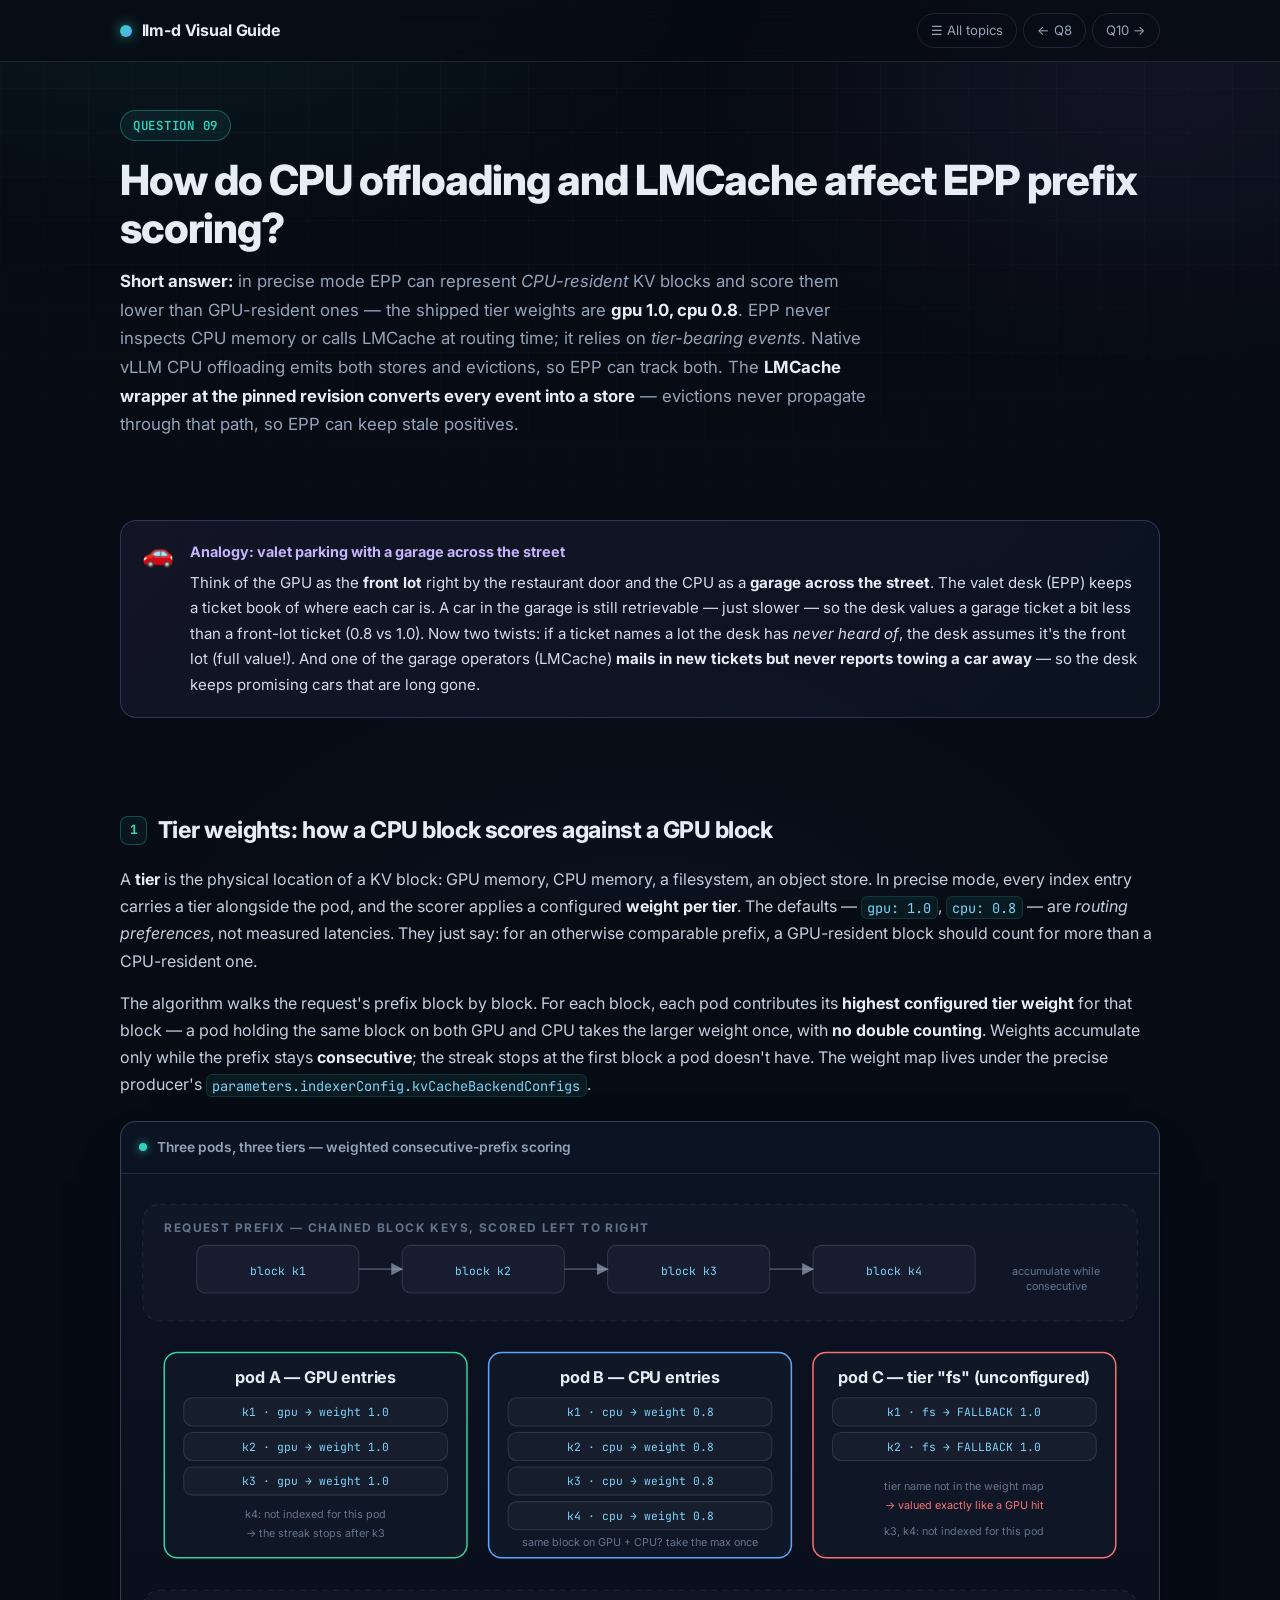
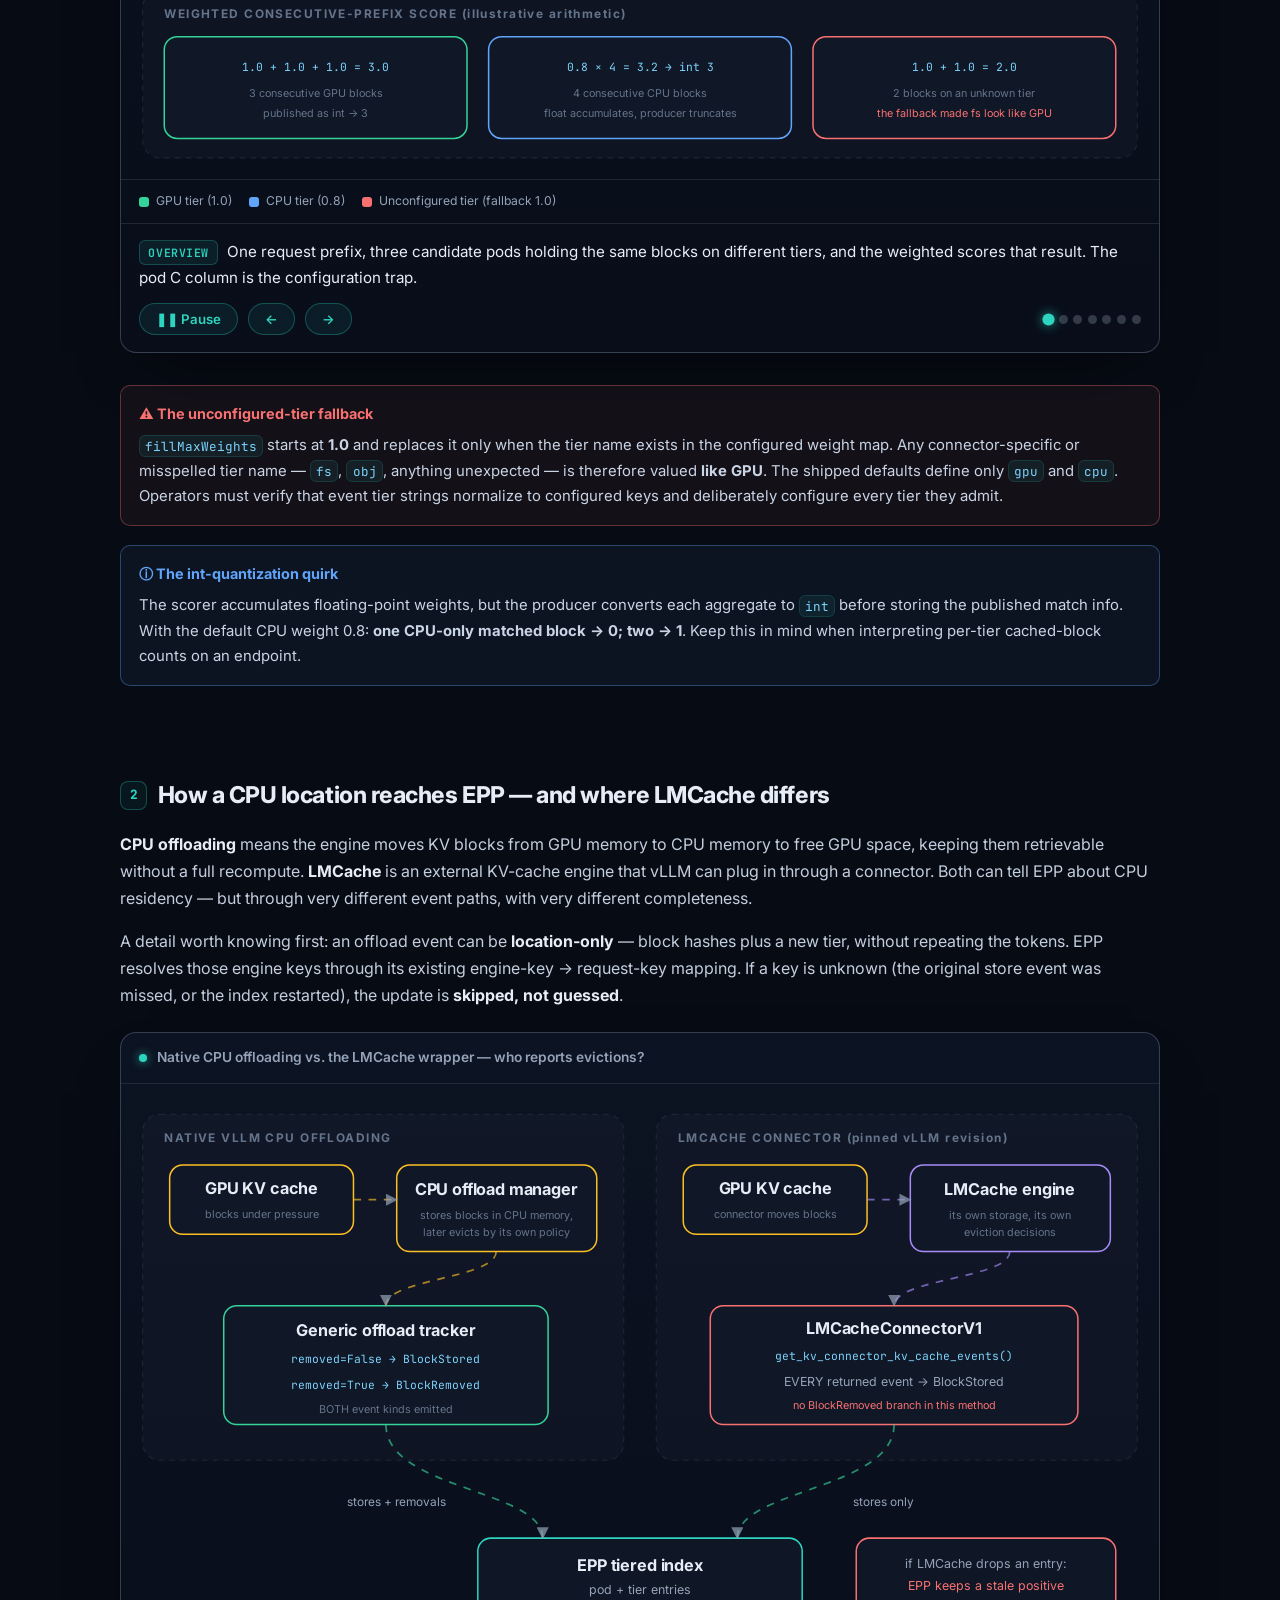
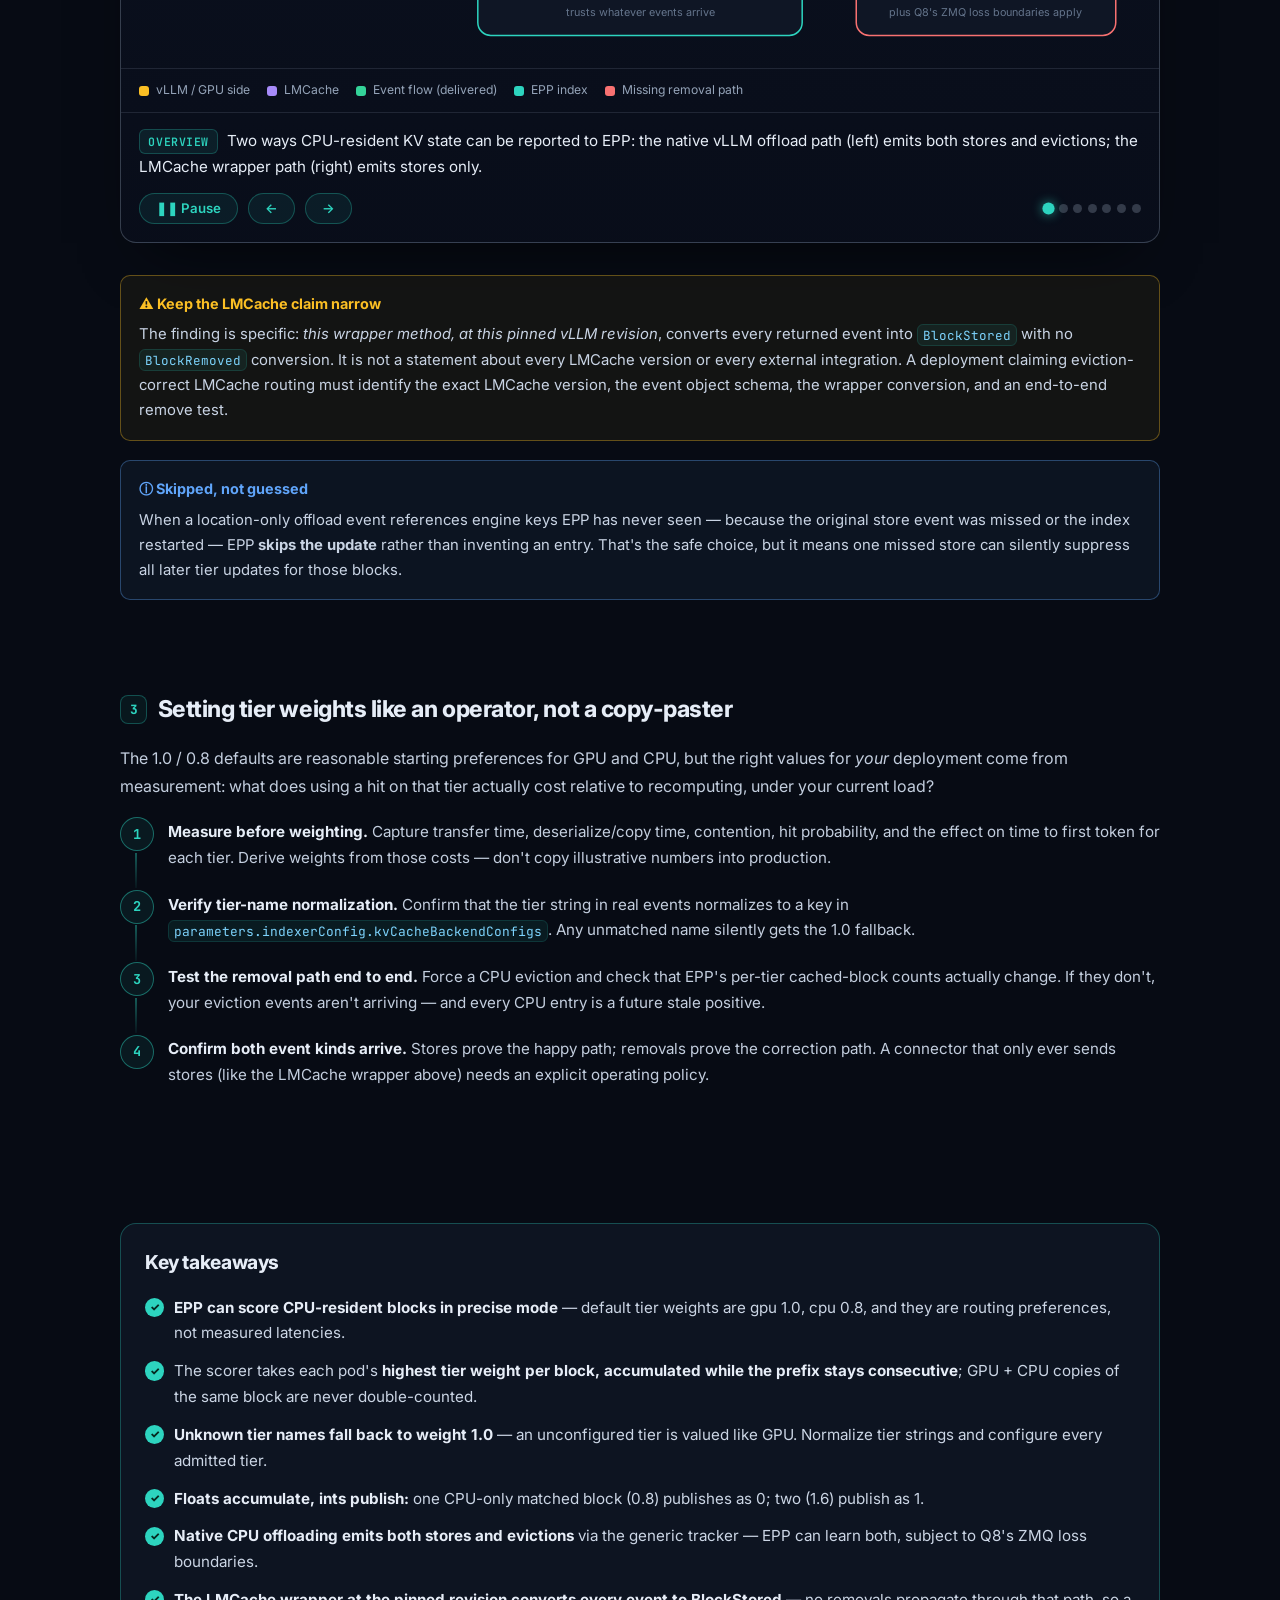
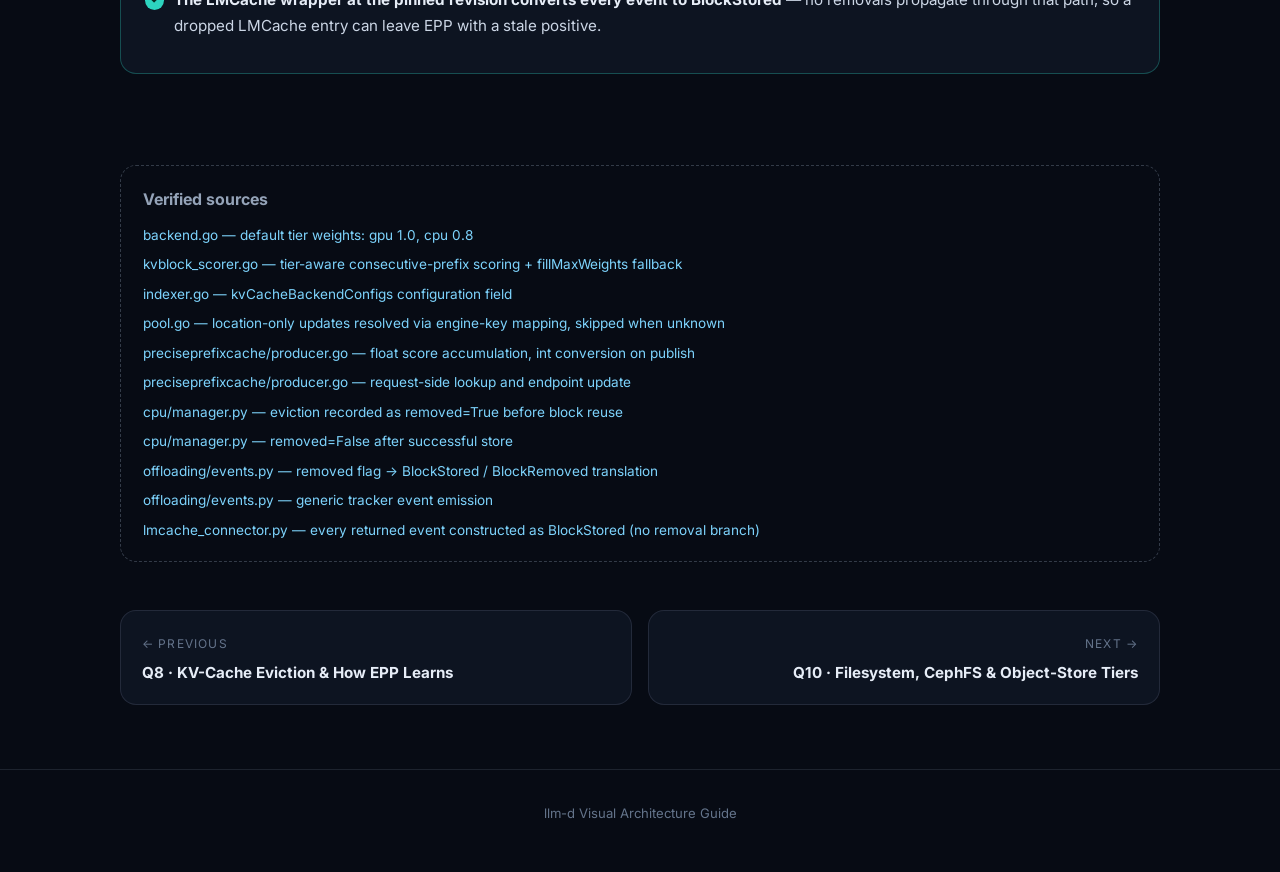
<file: q9.html>
<!DOCTYPE html>
<html lang="en">
<head>
<meta charset="UTF-8">
<meta name="viewport" content="width=device-width, initial-scale=1.0">
<title>Q9 · CPU Offloading &amp; LMCache vs. EPP Prefix Scoring — llm-d Visual Guide</title>
<link rel="preconnect" href="https://fonts.googleapis.com">
<link rel="preconnect" href="https://fonts.gstatic.com" crossorigin>
<link href="https://fonts.googleapis.com/css2?family=Inter:wght@400;500;600;700;800&family=JetBrains+Mono:wght@400;600;700&display=swap" rel="stylesheet">
<link rel="stylesheet" href="assets/style.css">
<link rel="icon" href="data:image/svg+xml,<svg xmlns='http://www.w3.org/2000/svg' viewBox='0 0 100 100'><circle cx='50' cy='50' r='40' fill='%232dd4bf'/></svg>">
</head>
<body>

<header class="site-header">
  <div class="inner">
    <a class="brand" href="index.html"><span class="logo-dot"></span> llm-d Visual Guide</a>
    <div class="pager">
      <a href="index.html">☰ All topics</a>
      <a href="q8.html">← Q8</a>
      <a href="q10.html">Q10 →</a>
    </div>
  </div>
</header>

<main class="container">

  <section class="topic-hero reveal">
    <span class="q-badge">QUESTION 09</span>
    <h1>How do CPU offloading and LMCache affect EPP prefix scoring?</h1>
    <p class="lede">
      <strong>Short answer:</strong> in precise mode EPP can represent <em>CPU-resident</em> KV blocks
      and score them lower than GPU-resident ones — the shipped tier weights are
      <strong>gpu 1.0, cpu 0.8</strong>. EPP never inspects CPU memory or calls LMCache at routing time;
      it relies on <em>tier-bearing events</em>. Native vLLM CPU offloading emits both stores and
      evictions, so EPP can track both. The <strong>LMCache wrapper at the pinned revision converts
      every event into a store</strong> — evictions never propagate through that path, so EPP can keep
      stale positives.
    </p>
  </section>

  <section class="section reveal">
    <div class="analogy">
      <div class="emoji">🚗</div>
      <div class="body">
        <span class="a-title">Analogy: valet parking with a garage across the street</span>
        Think of the GPU as the <strong>front lot</strong> right by the restaurant door and the CPU as a
        <strong>garage across the street</strong>. The valet desk (EPP) keeps a ticket book of where each
        car is. A car in the garage is still retrievable — just slower — so the desk values a garage ticket
        a bit less than a front-lot ticket (0.8 vs 1.0). Now two twists: if a ticket names a lot the desk
        has <em>never heard of</em>, the desk assumes it's the front lot (full value!). And one of the
        garage operators (LMCache) <strong>mails in new tickets but never reports towing a car away</strong> —
        so the desk keeps promising cars that are long gone.
      </div>
    </div>
  </section>

  <!-- ===== SECTION 1: tier-aware scoring ===== -->
  <section class="section reveal">
    <h2><span class="num">1</span> Tier weights: how a CPU block scores against a GPU block</h2>
    <div class="prose">
      <p>
        A <strong>tier</strong> is the physical location of a KV block: GPU memory, CPU memory, a
        filesystem, an object store. In precise mode, every index entry carries a tier alongside the pod,
        and the scorer applies a configured <strong>weight per tier</strong>. The defaults —
        <code>gpu: 1.0</code>, <code>cpu: 0.8</code> — are <em>routing preferences</em>, not measured
        latencies. They just say: for an otherwise comparable prefix, a GPU-resident block should count
        for more than a CPU-resident one.
      </p>
      <p>
        The algorithm walks the request's prefix block by block. For each block, each pod contributes its
        <strong>highest configured tier weight</strong> for that block — a pod holding the same block on
        both GPU and CPU takes the larger weight once, with <strong>no double counting</strong>. Weights
        accumulate only while the prefix stays <strong>consecutive</strong>; the streak stops at the first
        block a pod doesn't have. The weight map lives under the precise producer's
        <code>parameters.indexerConfig.kvCacheBackendConfigs</code>.
      </p>
    </div>

    <div class="diagram-card">
      <div class="diagram-title"><span class="dot"></span> Three pods, three tiers — weighted consecutive-prefix scoring</div>
      <div class="diagram-scroll">
        <svg viewBox="0 0 960 560" xmlns="http://www.w3.org/2000/svg" role="img" aria-label="Tier-aware prefix scoring across three pods">
          <defs>
            <marker id="q9a" viewBox="0 0 10 10" refX="9" refY="5" markerWidth="7" markerHeight="7" orient="auto-start-reverse">
              <path d="M0,0 L10,5 L0,10 z" fill="rgba(148,163,184,0.7)"/>
            </marker>
          </defs>

          <!-- request prefix -->
          <g class="dimmable" data-s="1,2,3,4,5">
            <rect class="zone-box" x="20" y="28" width="920" height="108"/>
            <text class="t-zone" x="40" y="54">REQUEST PREFIX — CHAINED BLOCK KEYS, SCORED LEFT TO RIGHT</text>
          </g>

          <g class="dimmable" data-s="1">
            <rect class="inner-box" x="70" y="66" width="150" height="44"/>
            <text class="t-mono" x="145" y="93" text-anchor="middle">block k1</text>
            <rect class="inner-box" x="260" y="66" width="150" height="44"/>
            <text class="t-mono" x="335" y="93" text-anchor="middle">block k2</text>
            <rect class="inner-box" x="450" y="66" width="150" height="44"/>
            <text class="t-mono" x="525" y="93" text-anchor="middle">block k3</text>
            <rect class="inner-box" x="640" y="66" width="150" height="44"/>
            <text class="t-mono" x="715" y="93" text-anchor="middle">block k4</text>
            <path class="edge" d="M220,88 L260,88" marker-end="url(#q9a)"/>
            <path class="edge" d="M410,88 L450,88" marker-end="url(#q9a)"/>
            <path class="edge" d="M600,88 L640,88" marker-end="url(#q9a)"/>
            <text class="t-tiny" x="865" y="93" text-anchor="middle">accumulate while</text>
            <text class="t-tiny" x="865" y="107" text-anchor="middle">consecutive</text>
          </g>

          <!-- pod A -->
          <g class="dimmable" data-s="2,5">
            <rect class="node-box s-storage" x="40" y="165" width="280" height="190" rx="12"/>
            <text class="t-title" x="180" y="193" text-anchor="middle">pod A — GPU entries</text>
            <rect class="inner-box" x="58" y="207" width="244" height="26"/>
            <text class="t-mono" x="180" y="224" text-anchor="middle">k1 · gpu → weight 1.0</text>
            <rect class="inner-box" x="58" y="239" width="244" height="26"/>
            <text class="t-mono" x="180" y="256" text-anchor="middle">k2 · gpu → weight 1.0</text>
            <rect class="inner-box" x="58" y="271" width="244" height="26"/>
            <text class="t-mono" x="180" y="288" text-anchor="middle">k3 · gpu → weight 1.0</text>
            <text class="t-tiny" x="180" y="318" text-anchor="middle">k4: not indexed for this pod</text>
            <text class="t-tiny" x="180" y="336" text-anchor="middle">→ the streak stops after k3</text>
          </g>

          <!-- pod B -->
          <g class="dimmable" data-s="3,5,6">
            <rect class="node-box s-client" x="340" y="165" width="280" height="190" rx="12"/>
            <text class="t-title" x="480" y="193" text-anchor="middle">pod B — CPU entries</text>
            <rect class="inner-box" x="358" y="207" width="244" height="26"/>
            <text class="t-mono" x="480" y="224" text-anchor="middle">k1 · cpu → weight 0.8</text>
            <rect class="inner-box" x="358" y="239" width="244" height="26"/>
            <text class="t-mono" x="480" y="256" text-anchor="middle">k2 · cpu → weight 0.8</text>
            <rect class="inner-box" x="358" y="271" width="244" height="26"/>
            <text class="t-mono" x="480" y="288" text-anchor="middle">k3 · cpu → weight 0.8</text>
            <rect class="inner-box" x="358" y="303" width="244" height="26"/>
            <text class="t-mono" x="480" y="320" text-anchor="middle">k4 · cpu → weight 0.8</text>
            <text class="t-tiny" x="480" y="344" text-anchor="middle">same block on GPU + CPU? take the max once</text>
          </g>

          <!-- pod C -->
          <g class="dimmable" data-s="4,5">
            <rect class="node-box s-danger" x="640" y="165" width="280" height="190" rx="12"/>
            <text class="t-title" x="780" y="193" text-anchor="middle">pod C — tier "fs" (unconfigured)</text>
            <rect class="inner-box" x="658" y="207" width="244" height="26"/>
            <text class="t-mono" x="780" y="224" text-anchor="middle">k1 · fs → FALLBACK 1.0</text>
            <rect class="inner-box" x="658" y="239" width="244" height="26"/>
            <text class="t-mono" x="780" y="256" text-anchor="middle">k2 · fs → FALLBACK 1.0</text>
            <text class="t-tiny" x="780" y="292" text-anchor="middle">tier name not in the weight map</text>
            <text class="t-tiny" x="780" y="310" text-anchor="middle" style="fill:var(--danger)">→ valued exactly like a GPU hit</text>
            <text class="t-tiny" x="780" y="334" text-anchor="middle">k3, k4: not indexed for this pod</text>
          </g>

          <!-- results -->
          <g class="dimmable" data-s="5,6">
            <rect class="zone-box" x="20" y="385" width="920" height="155"/>
            <text class="t-zone" x="40" y="411">WEIGHTED CONSECUTIVE-PREFIX SCORE (illustrative arithmetic)</text>
          </g>

          <g class="dimmable" data-s="5">
            <rect class="node-box s-storage" x="40" y="428" width="280" height="94" rx="12"/>
            <text class="t-mono" x="180" y="460" text-anchor="middle">1.0 + 1.0 + 1.0 = 3.0</text>
            <text class="t-tiny" x="180" y="484" text-anchor="middle">3 consecutive GPU blocks</text>
            <text class="t-tiny" x="180" y="502" text-anchor="middle">published as int → 3</text>
          </g>

          <g class="dimmable" data-s="5,6">
            <rect class="node-box s-client" x="340" y="428" width="280" height="94" rx="12"/>
            <text class="t-mono" x="480" y="460" text-anchor="middle">0.8 × 4 = 3.2 → int 3</text>
            <text class="t-tiny" x="480" y="484" text-anchor="middle">4 consecutive CPU blocks</text>
            <text class="t-tiny" x="480" y="502" text-anchor="middle">float accumulates, producer truncates</text>
          </g>

          <g class="dimmable" data-s="5">
            <rect class="node-box s-danger" x="640" y="428" width="280" height="94" rx="12"/>
            <text class="t-mono" x="780" y="460" text-anchor="middle">1.0 + 1.0 = 2.0</text>
            <text class="t-tiny" x="780" y="484" text-anchor="middle">2 blocks on an unknown tier</text>
            <text class="t-tiny" x="780" y="502" text-anchor="middle" style="fill:var(--danger)">the fallback made fs look like GPU</text>
          </g>
        </svg>
      </div>
      <div class="legend">
        <span><i style="background:var(--storage)"></i> GPU tier (1.0)</span>
        <span><i style="background:var(--client)"></i> CPU tier (0.8)</span>
        <span><i style="background:var(--danger)"></i> Unconfigured tier (fallback 1.0)</span>
      </div>
      <script type="application/json" class="steps">[
        {"text":"One request prefix, three candidate pods holding the same blocks on different tiers, and the weighted scores that result. The pod C column is the configuration trap."},
        {"text":"The request's prompt is turned into <strong>chained block keys</strong> k1…k4. The scorer walks them left to right, and each pod accumulates weight only while its match stays <strong>consecutive</strong> — the first missing block ends that pod's streak."},
        {"text":"<strong>Pod A</strong> holds k1–k3 on the <strong>GPU</strong>. Each block contributes the configured gpu weight, 1.0. It has no entry for k4, so its streak ends at three blocks."},
        {"text":"<strong>Pod B</strong> holds all four blocks on the <strong>CPU</strong>, each contributing 0.8. If a pod held the same block on both GPU and CPU, the scorer would take the larger weight once — entries are <strong>never double-counted</strong>."},
        {"text":"<strong>Pod C</strong> reports its blocks on a tier named <code>fs</code> that nobody configured. The weight lookup starts at <strong>1.0 and only replaces it when the tier name exists in the map</strong> — so an unknown tier is silently valued like a GPU hit. This is the trap: normalize tier names and configure every admitted tier."},
        {"text":"The totals: A scores 3.0 (three GPU blocks), B scores 3.2 (four CPU blocks), C scores 2.0 — inflated by the fallback. Note B's <em>longer</em> prefix on a <em>slower</em> tier legitimately beat A here; that's the weights doing their job."},
        {"text":"One more quirk: the scorer accumulates <strong>floats</strong>, but the producer converts each aggregate to <strong>int</strong> before publishing. With cpu = 0.8, one CPU-only matched block contributes 0 after conversion; two contribute 1. Very short CPU-only matches can quantize to nothing."}
      ]</script>
      <div class="player"></div>
    </div>

    <div class="callout danger">
      <div class="co-title">⚠ The unconfigured-tier fallback</div>
      <code>fillMaxWeights</code> starts at <strong>1.0</strong> and replaces it only when the tier name
      exists in the configured weight map. Any connector-specific or misspelled tier name —
      <code>fs</code>, <code>obj</code>, anything unexpected — is therefore valued <strong>like GPU</strong>.
      The shipped defaults define only <code>gpu</code> and <code>cpu</code>. Operators must verify that
      event tier strings normalize to configured keys and deliberately configure every tier they admit.
    </div>

    <div class="callout info">
      <div class="co-title">ⓘ The int-quantization quirk</div>
      The scorer accumulates floating-point weights, but the producer converts each aggregate to
      <code>int</code> before storing the published match info. With the default CPU weight 0.8:
      <strong>one CPU-only matched block → 0; two → 1</strong>. Keep this in mind when interpreting
      per-tier cached-block counts on an endpoint.
    </div>
  </section>

  <!-- ===== SECTION 2: the two event paths ===== -->
  <section class="section reveal">
    <h2><span class="num">2</span> How a CPU location reaches EPP — and where LMCache differs</h2>
    <div class="prose">
      <p>
        <strong>CPU offloading</strong> means the engine moves KV blocks from GPU memory to CPU memory to
        free GPU space, keeping them retrievable without a full recompute. <strong>LMCache</strong> is an
        external KV-cache engine that vLLM can plug in through a connector. Both can tell EPP about CPU
        residency — but through very different event paths, with very different completeness.
      </p>
      <p>
        A detail worth knowing first: an offload event can be <strong>location-only</strong> — block hashes
        plus a new tier, without repeating the tokens. EPP resolves those engine keys through its existing
        engine-key → request-key mapping. If a key is unknown (the original store event was missed, or the
        index restarted), the update is <strong>skipped, not guessed</strong>.
      </p>
    </div>

    <div class="diagram-card">
      <div class="diagram-title"><span class="dot"></span> Native CPU offloading vs. the LMCache wrapper — who reports evictions?</div>
      <div class="diagram-scroll">
        <svg viewBox="0 0 960 540" xmlns="http://www.w3.org/2000/svg" role="img" aria-label="Native CPU offload events versus LMCache wrapper events">
          <defs>
            <marker id="q9b" viewBox="0 0 10 10" refX="9" refY="5" markerWidth="7" markerHeight="7" orient="auto-start-reverse">
              <path d="M0,0 L10,5 L0,10 z" fill="rgba(148,163,184,0.7)"/>
            </marker>
          </defs>

          <!-- native side -->
          <g class="dimmable" data-s="1,2,3">
            <rect class="zone-box" x="20" y="28" width="445" height="320"/>
            <text class="t-zone" x="40" y="54">NATIVE VLLM CPU OFFLOADING</text>
          </g>

          <g class="dimmable" data-s="1">
            <rect class="node-box s-model" x="45" y="75" width="170" height="64" rx="12"/>
            <text class="t-title" x="130" y="102" text-anchor="middle">GPU KV cache</text>
            <text class="t-tiny" x="130" y="124" text-anchor="middle">blocks under pressure</text>
          </g>

          <g class="dimmable" data-s="1">
            <rect class="node-box s-model" x="255" y="75" width="185" height="80" rx="12"/>
            <text class="t-title" x="347" y="103" text-anchor="middle">CPU offload manager</text>
            <text class="t-tiny" x="347" y="125" text-anchor="middle">stores blocks in CPU memory,</text>
            <text class="t-tiny" x="347" y="141" text-anchor="middle">later evicts by its own policy</text>
          </g>

          <path class="edge e-model flow dimmable" data-s="1" d="M215,107 L255,107" marker-end="url(#q9b)"/>

          <g class="dimmable" data-s="2,3">
            <rect class="node-box s-storage" x="95" y="205" width="300" height="110" rx="12"/>
            <text class="t-title" x="245" y="233" text-anchor="middle">Generic offload tracker</text>
            <text class="t-mono" x="245" y="258" text-anchor="middle">removed=False → BlockStored</text>
            <text class="t-mono" x="245" y="282" text-anchor="middle">removed=True  → BlockRemoved</text>
            <text class="t-tiny" x="245" y="304" text-anchor="middle">BOTH event kinds emitted</text>
          </g>

          <path class="edge e-model flow dimmable" data-s="2" d="M347,155 C347,180 245,180 245,205" marker-end="url(#q9b)"/>

          <!-- lmcache side -->
          <g class="dimmable" data-s="4,5">
            <rect class="zone-box" x="495" y="28" width="445" height="320"/>
            <text class="t-zone" x="515" y="54">LMCACHE CONNECTOR (pinned vLLM revision)</text>
          </g>

          <g class="dimmable" data-s="4">
            <rect class="node-box s-model" x="520" y="75" width="170" height="64" rx="12"/>
            <text class="t-title" x="605" y="102" text-anchor="middle">GPU KV cache</text>
            <text class="t-tiny" x="605" y="124" text-anchor="middle">connector moves blocks</text>
          </g>

          <g class="dimmable" data-s="4">
            <rect class="node-box s-proxy" x="730" y="75" width="185" height="80" rx="12"/>
            <text class="t-title" x="822" y="103" text-anchor="middle">LMCache engine</text>
            <text class="t-tiny" x="822" y="125" text-anchor="middle">its own storage, its own</text>
            <text class="t-tiny" x="822" y="141" text-anchor="middle">eviction decisions</text>
          </g>

          <path class="edge e-proxy flow dimmable" data-s="4" d="M690,107 L730,107" marker-end="url(#q9b)"/>

          <g class="dimmable" data-s="5">
            <rect class="node-box s-danger" x="545" y="205" width="340" height="110" rx="12"/>
            <text class="t-title" x="715" y="231" text-anchor="middle">LMCacheConnectorV1</text>
            <text class="t-mono" x="715" y="255" text-anchor="middle">get_kv_connector_kv_cache_events()</text>
            <text class="t-sub" x="715" y="279" text-anchor="middle">EVERY returned event → BlockStored</text>
            <text class="t-tiny" x="715" y="301" text-anchor="middle" style="fill:var(--danger)">no BlockRemoved branch in this method</text>
          </g>

          <path class="edge e-proxy flow dimmable" data-s="5" d="M822,155 C822,180 715,180 715,205" marker-end="url(#q9b)"/>

          <!-- EPP index -->
          <g class="dimmable" data-s="3,5,6">
            <rect class="node-box s-epp" x="330" y="420" width="300" height="90" rx="12"/>
            <text class="t-title" x="480" y="450" text-anchor="middle">EPP tiered index</text>
            <text class="t-sub" x="480" y="472" text-anchor="middle">pod + tier entries</text>
            <text class="t-tiny" x="480" y="492" text-anchor="middle">trusts whatever events arrive</text>
          </g>

          <path class="edge e-storage flow dimmable" data-s="3" d="M245,315 C245,375 390,375 390,420" marker-end="url(#q9b)"/>
          <text class="t-label dimmable" data-s="3" x="255" y="390" text-anchor="middle">stores + removals</text>

          <path class="edge e-storage flow dimmable" data-s="5,6" d="M715,315 C715,375 570,375 570,420" marker-end="url(#q9b)"/>
          <text class="t-label dimmable" data-s="5,6" x="705" y="390" text-anchor="middle">stores only</text>

          <g class="dimmable" data-s="6">
            <rect class="node-box s-danger" x="680" y="420" width="240" height="90" rx="12"/>
            <text class="t-sub" x="800" y="448" text-anchor="middle">if LMCache drops an entry:</text>
            <text class="t-sub" x="800" y="468" text-anchor="middle" style="fill:var(--danger)">EPP keeps a stale positive</text>
            <text class="t-tiny" x="800" y="492" text-anchor="middle">plus Q8's ZMQ loss boundaries apply</text>
          </g>
        </svg>
      </div>
      <div class="legend">
        <span><i style="background:var(--model)"></i> vLLM / GPU side</span>
        <span><i style="background:var(--proxy)"></i> LMCache</span>
        <span><i style="background:var(--storage)"></i> Event flow (delivered)</span>
        <span><i style="background:var(--epp)"></i> EPP index</span>
        <span><i style="background:var(--danger)"></i> Missing removal path</span>
      </div>
      <script type="application/json" class="steps">[
        {"text":"Two ways CPU-resident KV state can be reported to EPP: the native vLLM offload path (left) emits both stores and evictions; the LMCache wrapper path (right) emits stores only."},
        {"text":"On the native side, the <strong>CPU offload manager</strong> moves blocks from GPU to CPU memory, and later evicts CPU blocks by its own policy. It records eviction candidates as <code>removed=True</code> offload events before reusing their blocks, and <code>removed=False</code> after a successful store."},
        {"text":"The <strong>generic offload tracker</strong> translates those flags into the public event types: removed=False becomes <strong>BlockStored</strong>, removed=True becomes <strong>BlockRemoved</strong>. Both kinds exist on this path."},
        {"text":"So when events are enabled and delivered, EPP learns about <strong>both CPU stores and native CPU evictions</strong>. Delivery still rides the ZMQ pipeline from Q8 — high-water-mark drops and restarts still apply."},
        {"text":"On the LMCache side, the <strong>LMCache engine</strong> manages its own storage and makes its own eviction decisions, behind a vLLM connector."},
        {"text":"At the pinned vLLM revision, <code>LMCacheConnectorV1.get_kv_connector_kv_cache_events()</code> converts <strong>every event LMCache returns into BlockStored</strong> — the method has no branch producing BlockRemoved. This is a claim about <em>this wrapper path at this revision</em>, not about all LMCache versions."},
        {"text":"Consequence: EPP can index LMCache-reported locations, but if LMCache later drops an entry and no removal reaches EPP by another proven path, EPP keeps a <strong>stale positive</strong> — it will keep routing toward a cache entry that no longer exists."}
      ]</script>
      <div class="player"></div>
    </div>

    <div class="callout warn">
      <div class="co-title">⚠ Keep the LMCache claim narrow</div>
      The finding is specific: <em>this wrapper method, at this pinned vLLM revision</em>, converts every
      returned event into <code>BlockStored</code> with no <code>BlockRemoved</code> conversion. It is not
      a statement about every LMCache version or every external integration. A deployment claiming
      eviction-correct LMCache routing must identify the exact LMCache version, the event object schema,
      the wrapper conversion, and an end-to-end remove test.
    </div>

    <div class="callout info">
      <div class="co-title">ⓘ Skipped, not guessed</div>
      When a location-only offload event references engine keys EPP has never seen — because the original
      store event was missed or the index restarted — EPP <strong>skips the update</strong> rather than
      inventing an entry. That's the safe choice, but it means one missed store can silently suppress all
      later tier updates for those blocks.
    </div>
  </section>

  <!-- ===== SECTION 3: operational policy ===== -->
  <section class="section reveal">
    <h2><span class="num">3</span> Setting tier weights like an operator, not a copy-paster</h2>
    <div class="prose">
      <p>
        The 1.0 / 0.8 defaults are reasonable starting preferences for GPU and CPU, but the right values
        for <em>your</em> deployment come from measurement: what does using a hit on that tier actually
        cost relative to recomputing, under your current load?
      </p>
    </div>

    <ol class="steps-list">
      <li><strong>Measure before weighting.</strong> Capture transfer time, deserialize/copy time, contention, hit probability, and the effect on time to first token for each tier. Derive weights from those costs — don't copy illustrative numbers into production.</li>
      <li><strong>Verify tier-name normalization.</strong> Confirm that the tier string in real events normalizes to a key in <code>parameters.indexerConfig.kvCacheBackendConfigs</code>. Any unmatched name silently gets the 1.0 fallback.</li>
      <li><strong>Test the removal path end to end.</strong> Force a CPU eviction and check that EPP's per-tier cached-block counts actually change. If they don't, your eviction events aren't arriving — and every CPU entry is a future stale positive.</li>
      <li><strong>Confirm both event kinds arrive.</strong> Stores prove the happy path; removals prove the correction path. A connector that only ever sends stores (like the LMCache wrapper above) needs an explicit operating policy.</li>
    </ol>
  </section>

  <section class="section reveal">
    <div class="takeaways">
      <h2>Key takeaways</h2>
      <ul>
        <li><strong>EPP can score CPU-resident blocks in precise mode</strong> — default tier weights are gpu 1.0, cpu 0.8, and they are routing preferences, not measured latencies.</li>
        <li>The scorer takes each pod's <strong>highest tier weight per block, accumulated while the prefix stays consecutive</strong>; GPU + CPU copies of the same block are never double-counted.</li>
        <li><strong>Unknown tier names fall back to weight 1.0</strong> — an unconfigured tier is valued like GPU. Normalize tier strings and configure every admitted tier.</li>
        <li><strong>Floats accumulate, ints publish:</strong> one CPU-only matched block (0.8) publishes as 0; two (1.6) publish as 1.</li>
        <li><strong>Native CPU offloading emits both stores and evictions</strong> via the generic tracker — EPP can learn both, subject to Q8's ZMQ loss boundaries.</li>
        <li><strong>The LMCache wrapper at the pinned revision converts every event to BlockStored</strong> — no removals propagate through that path, so a dropped LMCache entry can leave EPP with a stale positive.</li>
      </ul>
    </div>
  </section>

  <section class="sources reveal">
    <h2>Verified sources</h2>
    <ul>
      <li><a href="https://github.com/llm-d/llm-d-router/blob/4a6c4164cc4881e634c66974810b2c50d0859a1b/pkg/kvcache/backend.go#L19-L30" target="_blank" rel="noopener">backend.go — default tier weights: gpu 1.0, cpu 0.8</a></li>
      <li><a href="https://github.com/llm-d/llm-d-router/blob/4a6c4164cc4881e634c66974810b2c50d0859a1b/pkg/kvcache/kvblock_scorer.go#L89-L153" target="_blank" rel="noopener">kvblock_scorer.go — tier-aware consecutive-prefix scoring + fillMaxWeights fallback</a></li>
      <li><a href="https://github.com/llm-d/llm-d-router/blob/4a6c4164cc4881e634c66974810b2c50d0859a1b/pkg/kvcache/indexer.go#L35-L58" target="_blank" rel="noopener">indexer.go — kvCacheBackendConfigs configuration field</a></li>
      <li><a href="https://github.com/llm-d/llm-d-router/blob/4a6c4164cc4881e634c66974810b2c50d0859a1b/pkg/kvevents/pool.go#L281-L325" target="_blank" rel="noopener">pool.go — location-only updates resolved via engine-key mapping, skipped when unknown</a></li>
      <li><a href="https://github.com/llm-d/llm-d-router/blob/4a6c4164cc4881e634c66974810b2c50d0859a1b/pkg/epp/framework/plugins/requestcontrol/dataproducer/preciseprefixcache/producer.go#L282-L305" target="_blank" rel="noopener">preciseprefixcache/producer.go — float score accumulation, int conversion on publish</a></li>
      <li><a href="https://github.com/llm-d/llm-d-router/blob/4a6c4164cc4881e634c66974810b2c50d0859a1b/pkg/epp/framework/plugins/requestcontrol/dataproducer/preciseprefixcache/producer.go#L242-L325" target="_blank" rel="noopener">preciseprefixcache/producer.go — request-side lookup and endpoint update</a></li>
      <li><a href="https://github.com/vllm-project/vllm/blob/ab3c1aedf3b9677c1e43b391478554a4b110419e/vllm/v1/kv_offload/cpu/manager.py#L180-L243" target="_blank" rel="noopener">cpu/manager.py — eviction recorded as removed=True before block reuse</a></li>
      <li><a href="https://github.com/vllm-project/vllm/blob/ab3c1aedf3b9677c1e43b391478554a4b110419e/vllm/v1/kv_offload/cpu/manager.py#L245-L298" target="_blank" rel="noopener">cpu/manager.py — removed=False after successful store</a></li>
      <li><a href="https://github.com/vllm-project/vllm/blob/ab3c1aedf3b9677c1e43b391478554a4b110419e/vllm/distributed/kv_transfer/kv_connector/v1/offloading/events.py#L119-L135" target="_blank" rel="noopener">offloading/events.py — removed flag → BlockStored / BlockRemoved translation</a></li>
      <li><a href="https://github.com/vllm-project/vllm/blob/ab3c1aedf3b9677c1e43b391478554a4b110419e/vllm/distributed/kv_transfer/kv_connector/v1/offloading/events.py#L215-L286" target="_blank" rel="noopener">offloading/events.py — generic tracker event emission</a></li>
      <li><a href="https://github.com/vllm-project/vllm/blob/ab3c1aedf3b9677c1e43b391478554a4b110419e/vllm/distributed/kv_transfer/kv_connector/v1/lmcache_connector.py#L230-L254" target="_blank" rel="noopener">lmcache_connector.py — every returned event constructed as BlockStored (no removal branch)</a></li>
    </ul>
  </section>

  <nav class="footer-nav reveal">
    <a href="q8.html"><span class="dir">← Previous</span><span class="name">Q8 · KV-Cache Eviction &amp; How EPP Learns</span></a>
    <a class="next" href="q10.html"><span class="dir">Next →</span><span class="name">Q10 · Filesystem, CephFS &amp; Object-Store Tiers</span></a>
  </nav>
</main>

<footer class="site-footer"><div class="container">llm-d Visual Architecture Guide</div></footer>
<script src="assets/app.js"></script>
</body>
</html>
</file>
<file: assets/style.css>
/* ============================================================
   llm-d Visual Architecture Guide — design system
   ============================================================ */

:root {
  --bg: #070b14;
  --bg-soft: #0b1120;
  --surface: rgba(17, 24, 39, 0.72);
  --surface-solid: #101827;
  --border: rgba(148, 163, 184, 0.16);
  --border-strong: rgba(148, 163, 184, 0.32);
  --text: #e6edf7;
  --text-dim: #94a3b8;
  --text-faint: #64748b;

  /* role colors */
  --client: #60a5fa;
  --proxy: #a78bfa;
  --epp: #2dd4bf;
  --model: #fbbf24;
  --metrics: #f472b6;
  --storage: #34d399;
  --danger: #f87171;
  --neutral: #94a3b8;

  --radius: 16px;
  --radius-sm: 10px;
  --maxw: 1080px;
  --font-sans: "Inter", -apple-system, BlinkMacSystemFont, "Segoe UI", sans-serif;
  --font-mono: "JetBrains Mono", ui-monospace, SFMono-Regular, Menlo, monospace;
}

* { box-sizing: border-box; margin: 0; padding: 0; }

html { scroll-behavior: smooth; }

body {
  background: var(--bg);
  color: var(--text);
  font-family: var(--font-sans);
  font-size: 16px;
  line-height: 1.7;
  -webkit-font-smoothing: antialiased;
  overflow-x: hidden;
}

/* ambient glows */
body::before {
  content: "";
  position: fixed;
  inset: 0;
  z-index: -2;
  background:
    radial-gradient(900px 500px at 15% -5%, rgba(45, 212, 191, 0.08), transparent 60%),
    radial-gradient(800px 500px at 90% 10%, rgba(167, 139, 250, 0.07), transparent 60%),
    radial-gradient(900px 600px at 50% 110%, rgba(96, 165, 250, 0.06), transparent 60%);
}
body::after {
  content: "";
  position: fixed;
  inset: 0;
  z-index: -1;
  background-image:
    linear-gradient(rgba(148, 163, 184, 0.035) 1px, transparent 1px),
    linear-gradient(90deg, rgba(148, 163, 184, 0.035) 1px, transparent 1px);
  background-size: 44px 44px;
  mask-image: radial-gradient(ellipse 90% 70% at 50% 0%, black 40%, transparent 100%);
}

a { color: var(--epp); text-decoration: none; }
a:hover { text-decoration: underline; }

code {
  font-family: var(--font-mono);
  font-size: 0.85em;
  background: rgba(45, 212, 191, 0.08);
  border: 1px solid rgba(45, 212, 191, 0.15);
  border-radius: 6px;
  padding: 0.12em 0.4em;
  color: #7dd3fc;
  word-break: break-word;
}

/* ============ header ============ */
.site-header {
  position: sticky;
  top: 0;
  z-index: 50;
  backdrop-filter: blur(14px);
  -webkit-backdrop-filter: blur(14px);
  background: rgba(7, 11, 20, 0.75);
  border-bottom: 1px solid var(--border);
}
.site-header .inner {
  max-width: var(--maxw);
  margin: 0 auto;
  padding: 0.8rem 1.25rem;
  display: flex;
  align-items: center;
  gap: 1rem;
}
.brand {
  display: flex;
  align-items: center;
  gap: 0.6rem;
  font-weight: 700;
  font-size: 1rem;
  color: var(--text);
  letter-spacing: -0.01em;
  white-space: nowrap;
}
.brand:hover { text-decoration: none; }
.brand .logo-dot {
  width: 12px; height: 12px;
  border-radius: 50%;
  background: linear-gradient(135deg, var(--epp), var(--client));
  box-shadow: 0 0 14px rgba(45, 212, 191, 0.7);
  flex-shrink: 0;
}
.header-nav {
  margin-left: auto;
  display: flex;
  gap: 0.4rem;
  align-items: center;
}
.header-nav a {
  color: var(--text-dim);
  font-size: 0.85rem;
  padding: 0.35rem 0.7rem;
  border-radius: 8px;
  white-space: nowrap;
}
.header-nav a:hover { color: var(--text); background: rgba(148,163,184,0.08); text-decoration: none; }
.header-nav a.active { color: var(--epp); background: rgba(45,212,191,0.08); }

/* topic pager in header */
.pager { display: flex; gap: 0.4rem; margin-left: auto; }
.pager a {
  display: inline-flex; align-items: center; gap: 0.3rem;
  font-size: 0.82rem; color: var(--text-dim);
  border: 1px solid var(--border);
  padding: 0.35rem 0.8rem; border-radius: 999px;
  white-space: nowrap;
}
.pager a:hover { color: var(--text); border-color: var(--border-strong); text-decoration: none; }

/* ============ layout ============ */
.container { max-width: var(--maxw); margin: 0 auto; padding: 0 1.25rem; }

.hero { padding: 4.5rem 0 3rem; text-align: center; }
.hero .eyebrow {
  display: inline-flex; align-items: center; gap: 0.5rem;
  font-size: 0.78rem; font-weight: 600; letter-spacing: 0.14em;
  text-transform: uppercase; color: var(--epp);
  border: 1px solid rgba(45, 212, 191, 0.3);
  background: rgba(45, 212, 191, 0.06);
  padding: 0.35rem 0.9rem; border-radius: 999px;
  margin-bottom: 1.4rem;
}
.hero h1 {
  font-size: clamp(2rem, 5.5vw, 3.4rem);
  line-height: 1.12;
  letter-spacing: -0.03em;
  font-weight: 800;
  background: linear-gradient(120deg, #f0f6ff 30%, #7fe7d8 70%, #93b7fd 100%);
  -webkit-background-clip: text;
  background-clip: text;
  color: transparent;
  margin-bottom: 1.1rem;
}
.hero p.sub {
  max-width: 640px; margin: 0 auto;
  color: var(--text-dim); font-size: 1.08rem;
}

/* topic page hero */
.topic-hero { padding: 3rem 0 1.5rem; }
.topic-hero .q-badge {
  display: inline-block;
  font-family: var(--font-mono); font-size: 0.78rem; font-weight: 600;
  color: var(--epp);
  border: 1px solid rgba(45,212,191,0.35);
  background: rgba(45,212,191,0.07);
  padding: 0.25rem 0.75rem; border-radius: 999px;
  margin-bottom: 1rem;
  letter-spacing: 0.06em;
}
.topic-hero h1 {
  font-size: clamp(1.7rem, 4.5vw, 2.6rem);
  line-height: 1.15; letter-spacing: -0.025em; font-weight: 800;
  margin-bottom: 0.9rem;
}
.topic-hero .lede {
  color: var(--text-dim); font-size: 1.05rem; max-width: 760px;
}
.topic-hero .lede strong { color: var(--text); }

/* ============ sections ============ */
.section { padding: 2.2rem 0; }
.section h2 {
  font-size: 1.45rem; font-weight: 750; letter-spacing: -0.02em;
  margin-bottom: 1rem;
  display: flex; align-items: center; gap: 0.65rem;
}
.section h2 .num {
  font-family: var(--font-mono); font-size: 0.8rem; color: var(--epp);
  border: 1px solid rgba(45,212,191,0.3); border-radius: 8px;
  padding: 0.15rem 0.55rem; background: rgba(45,212,191,0.06);
}
.section h3 { font-size: 1.08rem; font-weight: 700; margin: 1.6rem 0 0.6rem; }
.prose p { color: #c3cede; margin-bottom: 0.95rem; }
.prose p strong { color: var(--text); }
.prose ul, .prose ol { margin: 0 0 1rem 1.3rem; color: #c3cede; }
.prose li { margin-bottom: 0.45rem; }
.prose li::marker { color: var(--epp); }

/* ============ cards / grid (index) ============ */
.topic-grid {
  display: grid;
  grid-template-columns: repeat(auto-fill, minmax(300px, 1fr));
  gap: 1rem;
  padding: 1rem 0 3rem;
}
.topic-card {
  position: relative;
  display: flex; flex-direction: column; gap: 0.55rem;
  background: var(--surface);
  border: 1px solid var(--border);
  border-radius: var(--radius);
  padding: 1.4rem 1.3rem 1.2rem;
  color: var(--text);
  overflow: hidden;
  transition: transform 0.25s ease, border-color 0.25s ease, box-shadow 0.25s ease;
}
.topic-card:hover {
  transform: translateY(-4px);
  border-color: rgba(45, 212, 191, 0.45);
  box-shadow: 0 18px 40px -18px rgba(45, 212, 191, 0.25);
  text-decoration: none;
}
.topic-card::before {
  content: "";
  position: absolute; inset: 0 0 auto 0; height: 2px;
  background: linear-gradient(90deg, var(--accent, var(--epp)), transparent 80%);
  opacity: 0.8;
}
.topic-card .card-num {
  font-family: var(--font-mono); font-size: 0.75rem;
  color: var(--accent, var(--epp)); letter-spacing: 0.08em;
}
.topic-card h3 { font-size: 1.05rem; font-weight: 700; letter-spacing: -0.01em; }
.topic-card p { font-size: 0.88rem; color: var(--text-dim); flex: 1; }
.topic-card .card-cta {
  font-size: 0.82rem; color: var(--accent, var(--epp)); font-weight: 600;
  display: inline-flex; align-items: center; gap: 0.35rem;
}

/* ============ diagram card + player ============ */
.diagram-card {
  background: linear-gradient(180deg, rgba(13, 20, 36, 0.9), rgba(9, 14, 26, 0.95));
  border: 1px solid var(--border-strong);
  border-radius: var(--radius);
  overflow: hidden;
  margin: 1.4rem 0 2rem;
  box-shadow: 0 30px 60px -30px rgba(0, 0, 0, 0.7);
}
.diagram-card .diagram-title {
  display: flex; align-items: center; gap: 0.6rem;
  padding: 0.85rem 1.15rem;
  border-bottom: 1px solid var(--border);
  font-size: 0.86rem; font-weight: 600; color: var(--text-dim);
}
.diagram-card .diagram-title .dot {
  width: 8px; height: 8px; border-radius: 50%;
  background: var(--epp);
  box-shadow: 0 0 10px rgba(45,212,191,0.8);
  animation: blink 2.4s ease-in-out infinite;
}
@keyframes blink { 0%,100% { opacity: 1; } 50% { opacity: 0.35; } }

.diagram-scroll { overflow-x: auto; -webkit-overflow-scrolling: touch; }
.diagram-scroll svg { display: block; min-width: 720px; width: 100%; height: auto; }

/* legend */
.legend {
  display: flex; flex-wrap: wrap; gap: 0.5rem 1.1rem;
  padding: 0.7rem 1.15rem;
  border-top: 1px solid var(--border);
  font-size: 0.76rem; color: var(--text-dim);
}
.legend span { display: inline-flex; align-items: center; gap: 0.4rem; }
.legend i {
  width: 10px; height: 10px; border-radius: 3px; display: inline-block;
}

/* player controls */
.player {
  border-top: 1px solid var(--border);
  padding: 0.9rem 1.15rem 1.1rem;
}
.player .caption {
  min-height: 3.2em;
  font-size: 0.95rem; color: var(--text);
  margin-bottom: 0.8rem;
  transition: opacity 0.3s ease;
}
.player .caption .step-label {
  display: inline-block;
  font-family: var(--font-mono); font-size: 0.72rem; font-weight: 600;
  color: var(--epp); background: rgba(45,212,191,0.09);
  border: 1px solid rgba(45,212,191,0.25);
  padding: 0.1rem 0.5rem; border-radius: 6px;
  margin-right: 0.55rem; vertical-align: middle;
  letter-spacing: 0.05em;
}
.player .controls { display: flex; align-items: center; gap: 0.6rem; flex-wrap: wrap; }
.player button {
  appearance: none; cursor: pointer;
  background: rgba(45,212,191,0.08);
  border: 1px solid rgba(45,212,191,0.3);
  color: var(--epp);
  font-family: var(--font-sans); font-size: 0.83rem; font-weight: 600;
  border-radius: 999px; padding: 0.42rem 1rem;
  transition: background 0.2s ease, transform 0.15s ease;
  display: inline-flex; align-items: center; gap: 0.4rem;
}
.player button:hover { background: rgba(45,212,191,0.16); }
.player button:active { transform: scale(0.96); }
.player .dots { display: flex; gap: 0.35rem; margin-left: auto; align-items: center; }
.player .dots button {
  width: 9px; height: 9px; padding: 0; border-radius: 50%;
  border: none; background: rgba(148,163,184,0.3);
  transition: background 0.2s, transform 0.2s;
}
.player .dots button.on {
  background: var(--epp);
  transform: scale(1.35);
  box-shadow: 0 0 8px rgba(45,212,191,0.7);
}

/* ============ SVG diagram styles ============ */
svg text {
  font-family: var(--font-sans);
  fill: var(--text);
  user-select: none;
}
svg .t-title { font-size: 15px; font-weight: 700; letter-spacing: -0.01em; }
svg .t-sub { font-size: 11.5px; fill: var(--text-dim); }
svg .t-tiny { font-size: 10px; fill: var(--text-faint); }
svg .t-mono { font-family: var(--font-mono); font-size: 10.5px; fill: #7dd3fc; }
svg .t-label { font-size: 11px; fill: var(--text-dim); }
svg .t-zone { font-size: 11px; font-weight: 700; letter-spacing: 0.12em; fill: var(--text-faint); }

.node-box {
  fill: rgba(17, 24, 39, 0.85);
  stroke-width: 1.4;
  rx: 12;
}
.zone-box {
  fill: rgba(148, 163, 184, 0.035);
  stroke: rgba(148, 163, 184, 0.14);
  stroke-dasharray: 5 5;
  stroke-width: 1;
  rx: 16;
}
.inner-box {
  fill: rgba(148, 163, 184, 0.05);
  stroke: rgba(148, 163, 184, 0.2);
  stroke-width: 1;
  rx: 8;
}

/* role strokes */
.s-client { stroke: var(--client); }
.s-proxy { stroke: var(--proxy); }
.s-epp { stroke: var(--epp); }
.s-model { stroke: var(--model); }
.s-metrics { stroke: var(--metrics); }
.s-storage { stroke: var(--storage); }
.s-danger { stroke: var(--danger); }
.s-neutral { stroke: rgba(148,163,184,0.55); }

/* role fills (for pulses, chips) */
.f-client { fill: var(--client); }
.f-proxy { fill: var(--proxy); }
.f-epp { fill: var(--epp); }
.f-model { fill: var(--model); }
.f-metrics { fill: var(--metrics); }
.f-storage { fill: var(--storage); }
.f-danger { fill: var(--danger); }

/* edges */
.edge {
  fill: none;
  stroke: rgba(148, 163, 184, 0.4);
  stroke-width: 1.6;
}
.edge.flow {
  stroke-dasharray: 7 7;
  animation: dashflow 1.1s linear infinite;
}
@keyframes dashflow { to { stroke-dashoffset: -14; } }
.edge.e-client { stroke: rgba(96, 165, 250, 0.65); }
.edge.e-proxy { stroke: rgba(167, 139, 250, 0.65); }
.edge.e-epp { stroke: rgba(45, 212, 191, 0.65); }
.edge.e-model { stroke: rgba(251, 191, 36, 0.65); }
.edge.e-metrics { stroke: rgba(244, 114, 182, 0.65); }
.edge.e-storage { stroke: rgba(52, 211, 153, 0.65); }
.edge.e-danger { stroke: rgba(248, 113, 113, 0.7); }

/* moving pulse dots */
.pulse {
  filter: drop-shadow(0 0 5px currentColor);
}

/* dimming for step player */
.dimmable { transition: opacity 0.45s ease; }
.dimmable.dim { opacity: 0.13; }

/* subtle node glow when focused */
.node-glow { transition: filter 0.4s ease; }

/* ============ callouts ============ */
.callout {
  border-radius: var(--radius-sm);
  border: 1px solid;
  padding: 1rem 1.15rem;
  margin: 1.2rem 0;
  font-size: 0.93rem;
  color: #c9d4e4;
}
.callout .co-title {
  display: flex; align-items: center; gap: 0.5rem;
  font-weight: 700; margin-bottom: 0.4rem; font-size: 0.9rem;
}
.callout.info { border-color: rgba(96,165,250,0.35); background: rgba(96,165,250,0.06); }
.callout.info .co-title { color: var(--client); }
.callout.warn { border-color: rgba(251,191,36,0.35); background: rgba(251,191,36,0.05); }
.callout.warn .co-title { color: var(--model); }
.callout.danger { border-color: rgba(248,113,113,0.35); background: rgba(248,113,113,0.05); }
.callout.danger .co-title { color: var(--danger); }
.callout.tip { border-color: rgba(45,212,191,0.35); background: rgba(45,212,191,0.05); }
.callout.tip .co-title { color: var(--epp); }

/* ============ analogy box ============ */
.analogy {
  display: flex; gap: 1rem;
  background: linear-gradient(135deg, rgba(167,139,250,0.08), rgba(96,165,250,0.05));
  border: 1px solid rgba(167,139,250,0.25);
  border-radius: var(--radius);
  padding: 1.2rem 1.3rem;
  margin: 1.4rem 0;
}
.analogy .emoji { font-size: 1.6rem; line-height: 1; }
.analogy .body { font-size: 0.94rem; color: #d3dcec; }
.analogy .body strong { color: var(--text); }
.analogy .body .a-title {
  font-weight: 700; color: #c4b5fd; margin-bottom: 0.3rem; font-size: 0.9rem;
  display: block;
}

/* ============ tables ============ */
.table-wrap { overflow-x: auto; margin: 1.2rem 0; border-radius: var(--radius-sm); border: 1px solid var(--border-strong); }
table {
  border-collapse: collapse;
  width: 100%;
  font-size: 0.87rem;
  min-width: 560px;
}
th {
  text-align: left;
  background: rgba(45, 212, 191, 0.07);
  color: var(--epp);
  font-weight: 700;
  padding: 0.7rem 0.9rem;
  border-bottom: 1px solid var(--border-strong);
  white-space: nowrap;
}
td {
  padding: 0.65rem 0.9rem;
  border-bottom: 1px solid var(--border);
  color: #c3cede;
  vertical-align: top;
}
tr:last-child td { border-bottom: none; }
tr:hover td { background: rgba(148,163,184,0.04); }
td.yes { color: var(--storage); font-weight: 600; }
td.no { color: var(--danger); font-weight: 600; }

/* ============ takeaways ============ */
.takeaways {
  background: var(--surface);
  border: 1px solid rgba(45,212,191,0.3);
  border-radius: var(--radius);
  padding: 1.4rem 1.5rem;
  margin: 1.5rem 0;
}
.takeaways h2 { font-size: 1.2rem; margin-bottom: 1rem; }
.takeaways ul { list-style: none; }
.takeaways li {
  position: relative;
  padding-left: 1.8rem;
  margin-bottom: 0.75rem;
  color: #cbd6e5;
  font-size: 0.95rem;
}
.takeaways li::before {
  content: "✓";
  position: absolute; left: 0; top: 0;
  width: 1.2rem; height: 1.2rem;
  display: flex; align-items: center; justify-content: center;
  font-size: 0.7rem; font-weight: 800;
  color: #06281f;
  background: var(--epp);
  border-radius: 50%;
  margin-top: 0.2rem;
}
.takeaways li strong { color: var(--text); }

/* ============ step list (numbered walkthrough) ============ */
.steps-list { counter-reset: step; list-style: none; margin: 1.2rem 0; }
.steps-list li {
  counter-increment: step;
  position: relative;
  padding: 0 0 1.3rem 3rem;
  color: #c3cede;
  font-size: 0.95rem;
}
.steps-list li::before {
  content: counter(step);
  position: absolute; left: 0; top: -0.1rem;
  width: 2rem; height: 2rem;
  display: flex; align-items: center; justify-content: center;
  font-family: var(--font-mono); font-weight: 700; font-size: 0.85rem;
  color: var(--epp);
  border: 1.5px solid rgba(45,212,191,0.45);
  background: rgba(45,212,191,0.07);
  border-radius: 50%;
}
.steps-list li:not(:last-child)::after {
  content: "";
  position: absolute; left: 0.95rem; top: 2.1rem; bottom: 0.2rem;
  width: 1.5px;
  background: linear-gradient(to bottom, rgba(45,212,191,0.4), rgba(45,212,191,0.05));
}
.steps-list li strong { color: var(--text); }

/* ============ sources ============ */
.sources {
  margin: 2rem 0 1rem;
  padding: 1.2rem 1.4rem;
  border: 1px dashed var(--border-strong);
  border-radius: var(--radius);
  font-size: 0.85rem;
}
.sources h2 { font-size: 1rem; margin-bottom: 0.7rem; color: var(--text-dim); }
.sources ul { list-style: none; display: flex; flex-direction: column; gap: 0.4rem; }
.sources a { color: #7dd3fc; word-break: break-all; }

/* ============ footer nav ============ */
.footer-nav {
  display: flex; gap: 1rem; justify-content: space-between;
  padding: 2rem 0 1rem;
  flex-wrap: wrap;
}
.footer-nav a {
  flex: 1; min-width: 240px;
  background: var(--surface);
  border: 1px solid var(--border);
  border-radius: var(--radius);
  padding: 1.1rem 1.3rem;
  color: var(--text);
  transition: border-color 0.25s, transform 0.25s;
}
.footer-nav a:hover { border-color: rgba(45,212,191,0.5); transform: translateY(-2px); text-decoration: none; }
.footer-nav a .dir { font-size: 0.75rem; color: var(--text-faint); letter-spacing: 0.1em; text-transform: uppercase; }
.footer-nav a .name { font-weight: 700; font-size: 0.95rem; margin-top: 0.25rem; display: block; }
.footer-nav a.next { text-align: right; }

.site-footer {
  border-top: 1px solid var(--border);
  margin-top: 3rem;
  padding: 2rem 0 3rem;
  text-align: center;
  color: var(--text-faint);
  font-size: 0.82rem;
}

/* ============ scroll reveal ============ */
.reveal { opacity: 0; transform: translateY(22px); transition: opacity 0.7s ease, transform 0.7s ease; }
.reveal.in { opacity: 1; transform: none; }

/* ============ glossary chips (index) ============ */
.glossary {
  display: grid;
  grid-template-columns: repeat(auto-fill, minmax(280px, 1fr));
  gap: 0.9rem;
  padding-bottom: 2rem;
}
.gloss-item {
  background: var(--surface);
  border: 1px solid var(--border);
  border-radius: var(--radius-sm);
  padding: 1rem 1.1rem;
}
.gloss-item .term {
  font-family: var(--font-mono);
  font-size: 0.85rem; font-weight: 700; color: var(--epp);
  margin-bottom: 0.3rem;
}
.gloss-item .def { font-size: 0.85rem; color: var(--text-dim); }

/* ============ responsive ============ */
@media (max-width: 640px) {
  .hero { padding: 3rem 0 2rem; }
  .header-nav { display: none; }
  .section { padding: 1.6rem 0; }
  .player .dots { display: none; }
  .analogy { flex-direction: column; gap: 0.5rem; }
}

@media (prefers-reduced-motion: reduce) {
  .edge.flow { animation: none; }
  .reveal { opacity: 1; transform: none; transition: none; }
  * { scroll-behavior: auto; }
}
</file>
